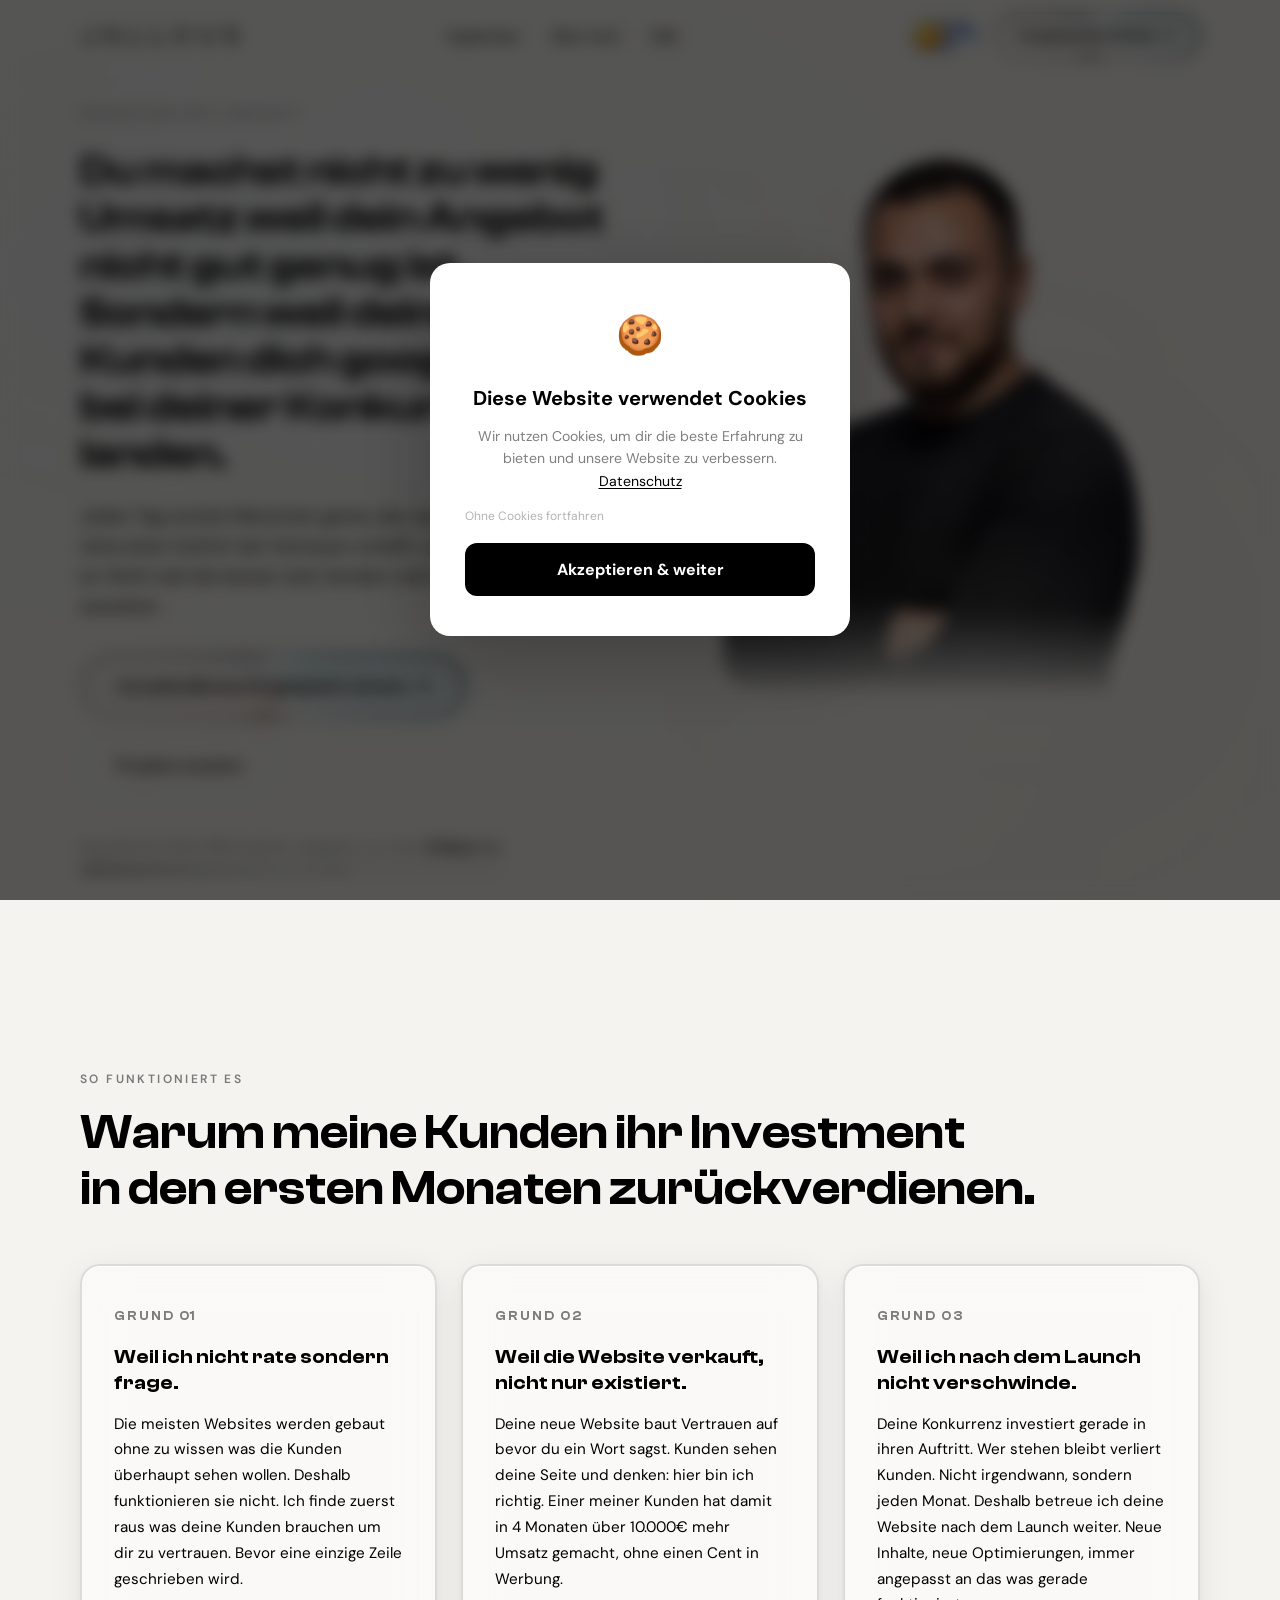
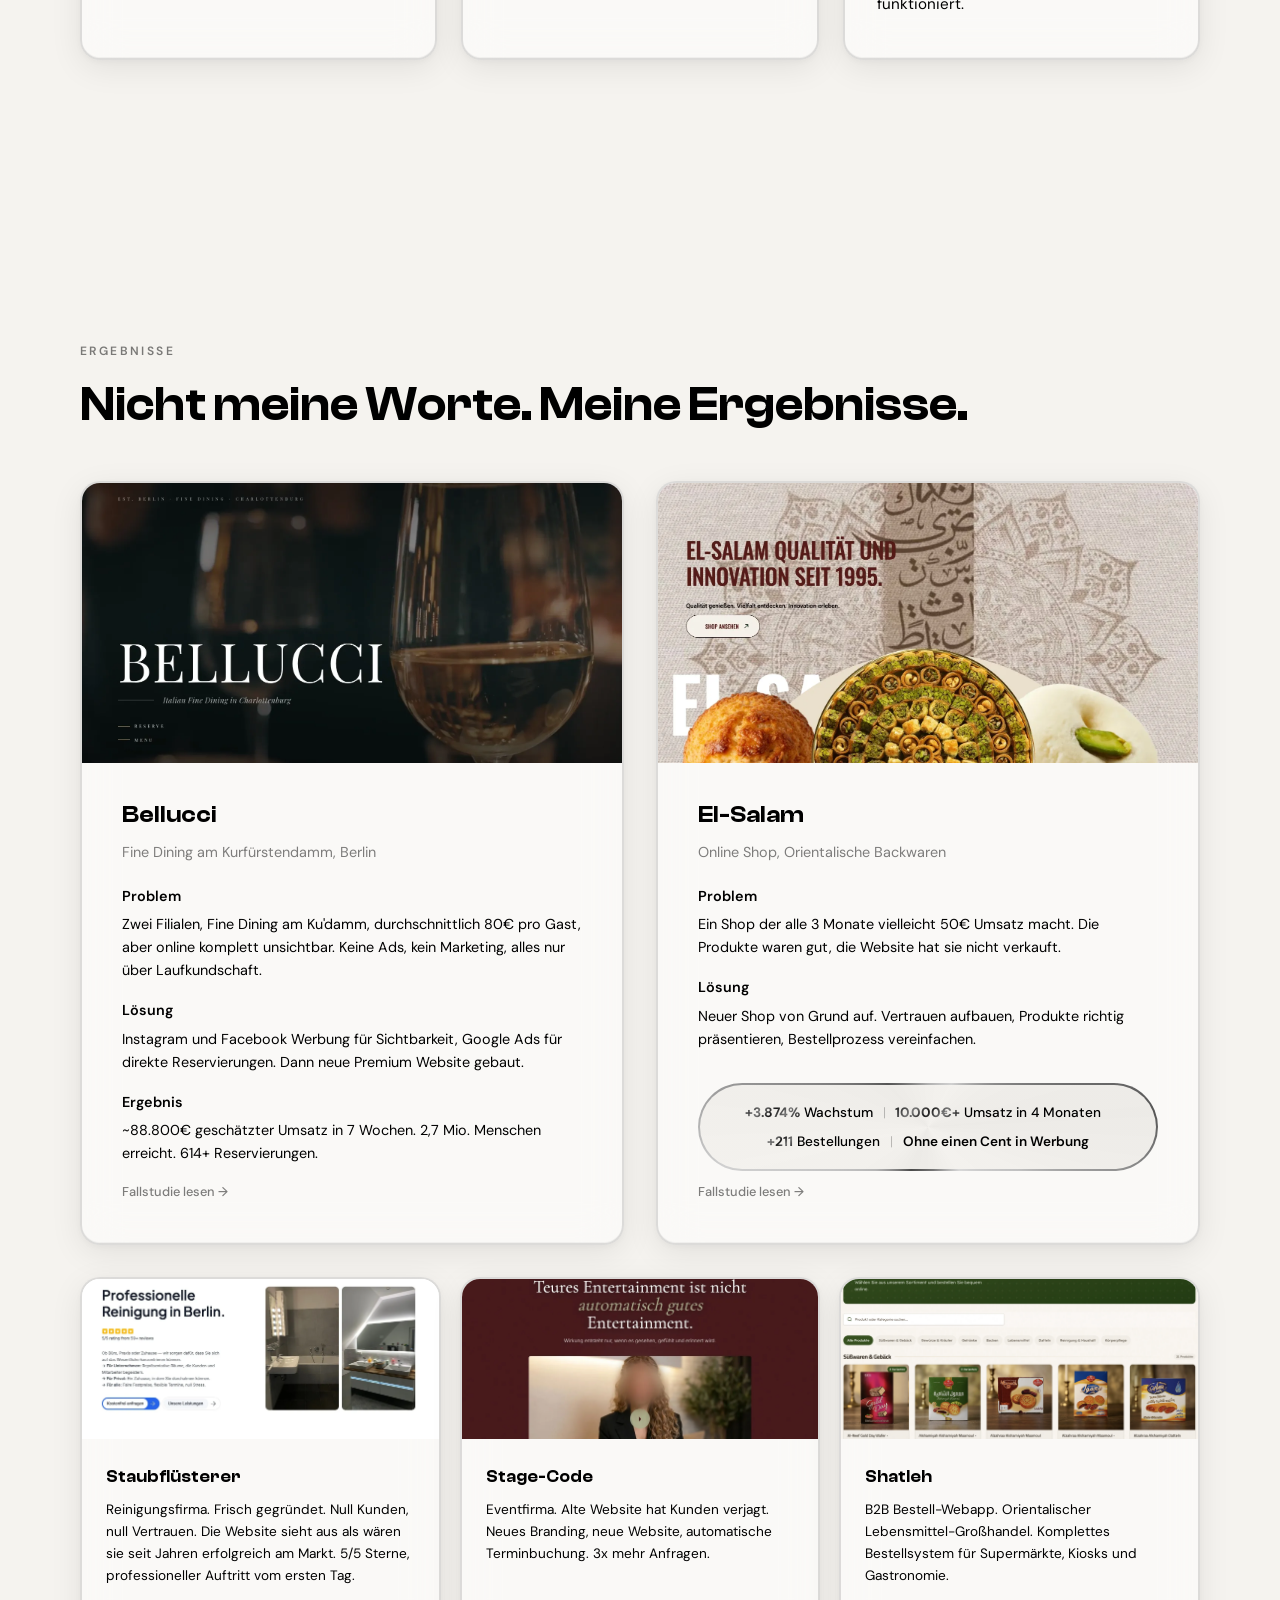
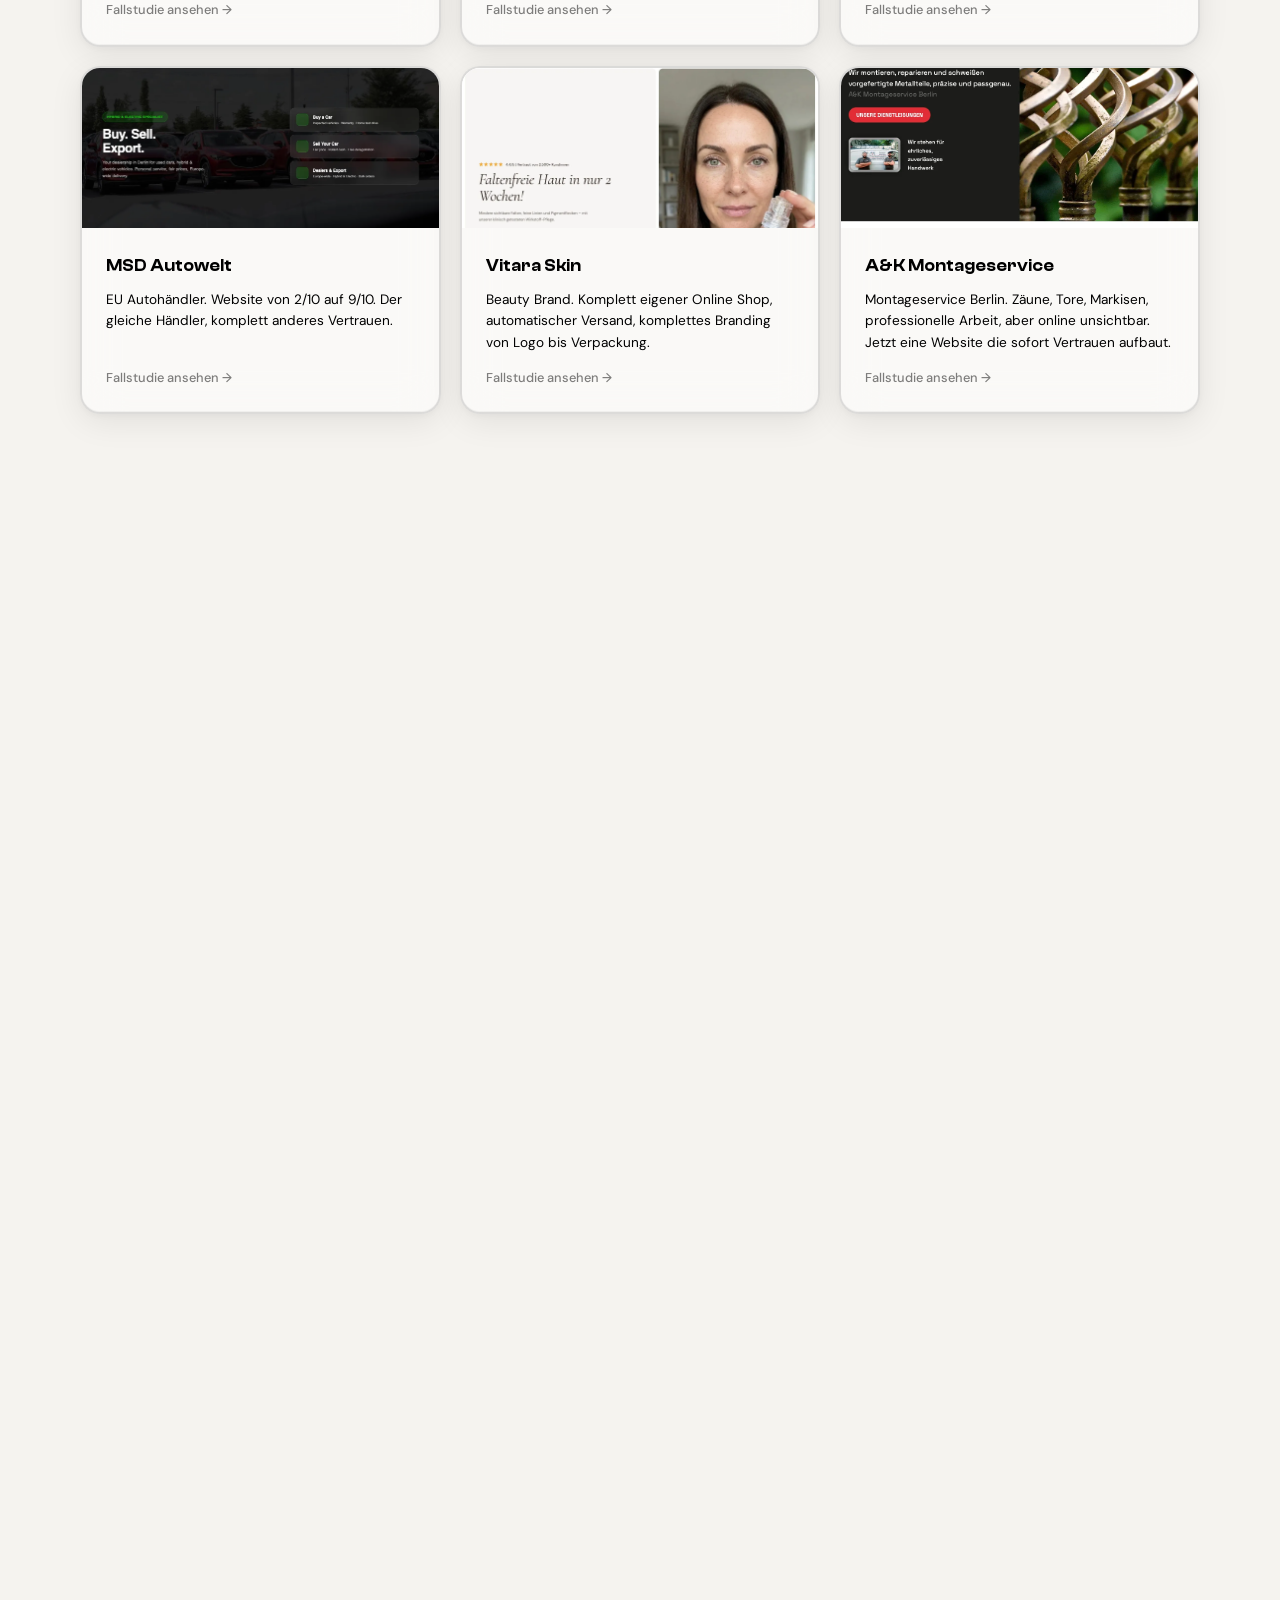
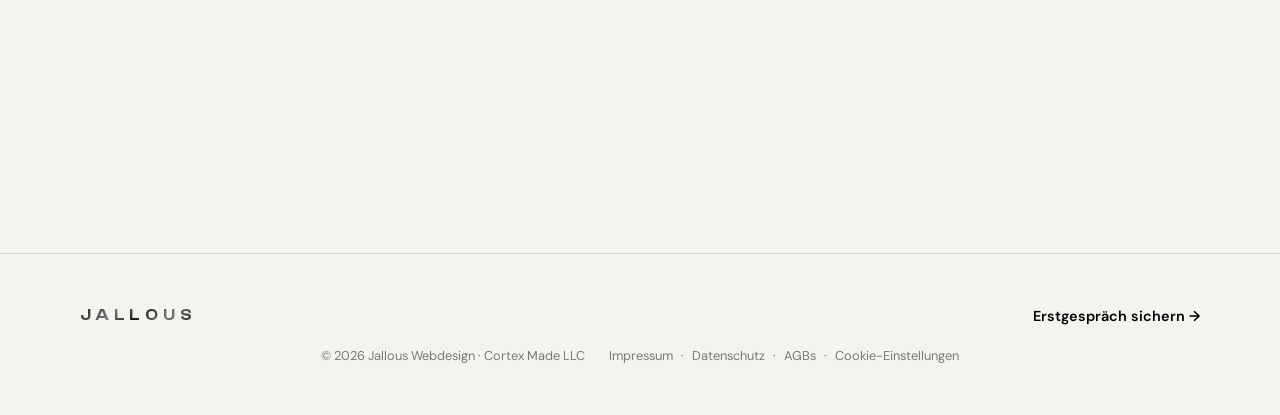
<file: index.html>
<!DOCTYPE html>
<html lang="de" data-theme="light">
<head>
<meta charset="UTF-8">
<meta name="viewport" content="width=device-width, initial-scale=1.0">
<title>Jallous Webdesign | Premium Webdesign das verkauft</title>
<meta name="description" content="Premium Webdesign das Vertrauen aufbaut und verkauft. Keine Templates. Jede Website individuell gebaut damit Kunden dich auswählen und nicht deine Konkurrenz.">
<meta name="keywords" content="Webdesign, Premium Webdesign, Website erstellen lassen, Webdesigner Deutschland, Conversion Optimierung, Online Shop erstellen">
<meta name="author" content="Hassan Jallous, Jallous Webdesign">
<meta name="robots" content="index, follow">
<link rel="canonical" href="https://jallous-webdesign.de/">
<meta property="og:title" content="Jallous Webdesign | Premium Webdesign das verkauft">
<meta property="og:description" content="Premium Webdesign das Vertrauen aufbaut und verkauft. Kunden verdoppeln ihr Investment in den ersten Monaten.">
<meta property="og:type" content="website">
<meta property="og:url" content="https://jallous-webdesign.de">
<meta property="og:locale" content="de_DE">
<meta property="og:image" content="https://jallous-webdesign.de/hassan-hero-light.webp">
<meta property="og:image:width" content="1200">
<meta property="og:image:height" content="630">
<link rel="icon" type="image/png" sizes="64x64" href="logos/favicon-64.png">
<link rel="icon" type="image/png" sizes="32x32" href="logos/favicon-32.png">
<link rel="preconnect" href="https://fonts.googleapis.com">
<link rel="preconnect" href="https://fonts.gstatic.com" crossorigin>
<link href="https://fonts.googleapis.com/css2?family=DM+Sans:ital,opsz,wght@0,9..40,300;0,9..40,400;0,9..40,500;0,9..40,600;0,9..40,700;1,9..40,400&display=swap" rel="stylesheet">
<script type="application/ld+json">
{
  "@context": "https://schema.org",
  "@type": "ProfessionalService",
  "name": "Jallous Webdesign",
  "description": "Premium Webdesign das Vertrauen aufbaut und verkauft.",
  "url": "https://jallous-webdesign.de",
  "founder": { "@type": "Person", "name": "Hassan Jallous" },
  "areaServed": "DE",
  "serviceType": "Web Design",
  "priceRange": "$$"
}
</script>

<link rel="stylesheet" href="css/shared.css">
<link rel="stylesheet" href="css/home.css">
<link rel="stylesheet" href="css/cc.css">
<script defer src="js/cc.js"></script>
<script defer src="js/tracking.js"></script>
</head>

<body>


<!-- ═══════════════════════════════════════════════
     NAVIGATION
     ═══════════════════════════════════════════════ -->
<nav class="nav" id="nav">
  <div class="nav-inner">
    <a href="#" class="nav-logo"><span class="logo-letter">J</span><span class="logo-letter">A</span><span class="logo-letter">L</span><span class="logo-letter">L</span><span class="logo-letter">O</span><span class="logo-letter">U</span><span class="logo-letter">S</span></a>

    <ul class="nav-links" id="navLinks">
      <li><a href="#ergebnisse" onclick="closeMenu()">Ergebnisse</a></li>
      <li><a href="#ueber-mich" onclick="closeMenu()">Über mich</a></li>
      <li><a href="#faq" onclick="closeMenu()">FAQ</a></li>
      <li><a href="#bewerbung" class="nav-cta-mobile" onclick="closeMenu()">Erstgespräch sichern <span class="btn-arrow">→</span></a></li>
    </ul>

    <div class="nav-right">
      <button class="theme-toggle" id="themeToggle" aria-label="Farbschema wechseln">
        <span class="toggle-track"></span>
        <span class="toggle-clouds"></span>
        <span class="toggle-stars"></span>
        <span class="toggle-star-extra"></span>
        <span class="toggle-knob">
          <span class="toggle-crater"></span>
          <span class="toggle-crater"></span>
          <span class="toggle-crater"></span>
        </span>
      </button>
      <a href="#bewerbung" class="nav-cta nav-cta-desktop">Erstgespräch sichern <span class="btn-arrow">→</span></a>
      <button class="nav-hamburger" id="navHamburger" aria-label="Menü öffnen">
        <span></span><span></span><span></span>
      </button>
    </div>
  </div>
</nav>

<!-- ═══════════════════════════════════════════════
     HERO SECTION
     ═══════════════════════════════════════════════ -->
<section class="hero">
  <div class="container">
    <div class="hero-inner">
      <!-- Left: Text -->
      <div class="hero-text">
        <div class="hero-label reveal">WEBDESIGN DAS VERKAUFT</div>

        <div class="hero-trust-mobile reveal">
          <span class="trust-mobile-badge">50+ Projekte umgesetzt</span>
          <span class="trust-mobile-badge">Kunden verdoppeln ihr Investment in den ersten Monaten</span>
        </div>

        <h1 class="hero-headline reveal reveal-delay-1">
          Du machst nicht zu wenig Umsatz
          weil dein Angebot nicht gut genug ist.
          Sondern weil deine Kunden dich googeln und bei deiner Konkurrenz landen.
        </h1>

        <p class="hero-sub reveal reveal-delay-2">
          Jeden Tag suchen Menschen genau das was du anbietest. Aber ohne einen Auftritt der Vertrauen schafft, rufen sie die Konkurrenz an. Nicht weil die besser sind. Sondern weil die online besser aussehen.
        </p>

        <div class="hero-buttons reveal reveal-delay-3">
          <a href="#bewerbung" class="btn-primary">Unverbindliches Erstgespräch sichern <span class="btn-arrow">→</span></a>
          <a href="#ergebnisse" class="btn-secondary">Projekte ansehen</a>
        </div>

      </div>

      <!-- Right: Hassan Portrait -->
      <div class="hero-visual reveal reveal-delay-2">
        <!-- Marquee Background (mobile only) -->
        <div class="hero-marquee">
          <div class="marquee-row marquee-left">
            <div class="marquee-track">
              <img src="projects/projekt-01.webp" alt="" loading="lazy">
              <img src="projects/projekt-02.webp" alt="" loading="lazy">
              <img src="projects/projekt-03.webp" alt="" loading="lazy">
              <img src="projects/projekt-04.webp" alt="" loading="lazy">
              <img src="projects/projekt-05.webp" alt="" loading="lazy">
              <img src="projects/projekt-06.webp" alt="" loading="lazy">
              <img src="projects/projekt-07.webp" alt="" loading="lazy">
              <img src="projects/projekt-08.webp" alt="" loading="lazy">
              <img src="projects/projekt-09.webp" alt="" loading="lazy">
              <img src="projects/projekt-10.webp" alt="" loading="lazy">
              <!-- Duplicate for seamless loop -->
              <img src="projects/projekt-01.webp" alt="" loading="lazy">
              <img src="projects/projekt-02.webp" alt="" loading="lazy">
              <img src="projects/projekt-03.webp" alt="" loading="lazy">
              <img src="projects/projekt-04.webp" alt="" loading="lazy">
              <img src="projects/projekt-05.webp" alt="" loading="lazy">
              <img src="projects/projekt-06.webp" alt="" loading="lazy">
              <img src="projects/projekt-07.webp" alt="" loading="lazy">
              <img src="projects/projekt-08.webp" alt="" loading="lazy">
              <img src="projects/projekt-09.webp" alt="" loading="lazy">
              <img src="projects/projekt-10.webp" alt="" loading="lazy">
            </div>
          </div>
          <div class="marquee-row marquee-right">
            <div class="marquee-track">
              <img src="projects/projekt-04.webp" alt="" loading="lazy">
              <img src="projects/projekt-05.webp" alt="" loading="lazy">
              <img src="projects/projekt-06.webp" alt="" loading="lazy">
              <img src="projects/projekt-07.webp" alt="" loading="lazy">
              <img src="projects/projekt-08.webp" alt="" loading="lazy">
              <img src="projects/projekt-09.webp" alt="" loading="lazy">
              <img src="projects/projekt-10.webp" alt="" loading="lazy">
              <img src="projects/projekt-01.webp" alt="" loading="lazy">
              <img src="projects/projekt-02.webp" alt="" loading="lazy">
              <img src="projects/projekt-03.webp" alt="" loading="lazy">
              <img src="projects/projekt-04.webp" alt="" loading="lazy">
              <img src="projects/projekt-05.webp" alt="" loading="lazy">
              <img src="projects/projekt-06.webp" alt="" loading="lazy">
              <img src="projects/projekt-07.webp" alt="" loading="lazy">
              <img src="projects/projekt-08.webp" alt="" loading="lazy">
              <img src="projects/projekt-09.webp" alt="" loading="lazy">
              <img src="projects/projekt-10.webp" alt="" loading="lazy">
              <img src="projects/projekt-01.webp" alt="" loading="lazy">
              <img src="projects/projekt-02.webp" alt="" loading="lazy">
              <img src="projects/projekt-03.webp" alt="" loading="lazy">
            </div>
          </div>
          <div class="marquee-row marquee-left">
            <div class="marquee-track">
              <img src="projects/projekt-10.webp" alt="" loading="lazy">
              <img src="projects/projekt-09.webp" alt="" loading="lazy">
              <img src="projects/projekt-08.webp" alt="" loading="lazy">
              <img src="projects/projekt-07.webp" alt="" loading="lazy">
              <img src="projects/projekt-06.webp" alt="" loading="lazy">
              <img src="projects/projekt-05.webp" alt="" loading="lazy">
              <img src="projects/projekt-04.webp" alt="" loading="lazy">
              <img src="projects/projekt-03.webp" alt="" loading="lazy">
              <img src="projects/projekt-02.webp" alt="" loading="lazy">
              <img src="projects/projekt-01.webp" alt="" loading="lazy">
              <img src="projects/projekt-10.webp" alt="" loading="lazy">
              <img src="projects/projekt-09.webp" alt="" loading="lazy">
              <img src="projects/projekt-08.webp" alt="" loading="lazy">
              <img src="projects/projekt-07.webp" alt="" loading="lazy">
              <img src="projects/projekt-06.webp" alt="" loading="lazy">
              <img src="projects/projekt-05.webp" alt="" loading="lazy">
              <img src="projects/projekt-04.webp" alt="" loading="lazy">
              <img src="projects/projekt-03.webp" alt="" loading="lazy">
              <img src="projects/projekt-02.webp" alt="" loading="lazy">
              <img src="projects/projekt-01.webp" alt="" loading="lazy">
            </div>
          </div>
        </div>
        <img src="hassan-hero-light.webp" alt="Hassan Jallous – Premium Webdesign" class="hero-portrait hero-portrait-light">
        <img src="hassan-hero.webp" alt="Hassan Jallous – Premium Webdesign" class="hero-portrait hero-portrait-dark">
      </div>
    </div>

    <!-- Full width under grid -->

    <div class="hero-capacity reveal reveal-delay-5">
      <span class="capacity-line1">Kapazität Q2 2026: <strong>7/11</strong> Projekten vergeben, nur noch</span>
      <span class="capacity-line2">
        <span class="capacity-urgent"><strong>4 Plätze</strong> frei</span>
        <span class="capacity-bar capacity-bar-mobile"><span class="capacity-fill"></span></span>
      </span>
      <div class="capacity-bar capacity-bar-desktop">
        <div class="capacity-fill"></div>
      </div>
    </div>
  </div>
</section>

<!-- ═══════════════════════════════════════════════
     SYSTEM SECTION — 3 REASONS
     ═══════════════════════════════════════════════ -->
<section class="system-section" id="system">
  <div class="container">
    <div class="section-label reveal">SO FUNKTIONIERT ES</div>
    <h2 class="section-headline reveal">Warum meine Kunden ihr Investment<br>in den ersten Monaten zurückverdienen.</h2>

    <div class="system-grid">
      <div class="system-card glass reveal reveal-delay-1">
        <div class="card-number">GRUND 01</div>
        <h3>Weil ich nicht rate sondern frage.</h3>
        <p>Die meisten Websites werden gebaut ohne zu wissen was die Kunden überhaupt sehen wollen. Deshalb funktionieren sie nicht. Ich finde zuerst raus was deine Kunden brauchen um dir zu vertrauen. Bevor eine einzige Zeile geschrieben wird.</p>
      </div>

      <div class="system-card glass reveal reveal-delay-2">
        <div class="card-number">GRUND 02</div>
        <h3>Weil die Website verkauft, nicht nur existiert.</h3>
        <p>Deine neue Website baut Vertrauen auf bevor du ein Wort sagst. Kunden sehen deine Seite und denken: hier bin ich richtig. Einer meiner Kunden hat damit in 4 Monaten über 10.000€ mehr Umsatz gemacht, ohne einen Cent in Werbung.</p>
      </div>

      <div class="system-card glass reveal reveal-delay-3">
        <div class="card-number">GRUND 03</div>
        <h3>Weil ich nach dem Launch nicht verschwinde.</h3>
        <p>Deine Konkurrenz investiert gerade in ihren Auftritt. Wer stehen bleibt verliert Kunden. Nicht irgendwann, sondern jeden Monat. Deshalb betreue ich deine Website nach dem Launch weiter. Neue Inhalte, neue Optimierungen, immer angepasst an das was gerade funktioniert.</p>
      </div>
    </div>
  </div>
</section>

<!-- ═══════════════════════════════════════════════
     PORTFOLIO SECTION
     ═══════════════════════════════════════════════ -->
<section class="portfolio-section" id="ergebnisse">
  <div class="container">
    <div class="section-label reveal">ERGEBNISSE</div>
    <h2 class="section-headline reveal">Nicht meine Worte. Meine Ergebnisse.</h2>

    <!-- Featured projects -->
    <div class="portfolio-featured">
      <a href="projekte/bellucci.html" class="featured-card glass reveal reveal-delay-1">
        <div class="featured-image">
          <img src="projects/projekt-01.webp" alt="Bellucci Website" loading="lazy">
        </div>
        <div class="featured-content">
          <h3>Bellucci</h3>
          <div class="featured-subtitle">Fine Dining am Kurfürstendamm, Berlin</div>

          <div class="featured-detail">
            <strong>Problem</strong>
            <p>Zwei Filialen, Fine Dining am Ku'damm, durchschnittlich 80€ pro Gast, aber online komplett unsichtbar. Keine Ads, kein Marketing, alles nur über Laufkundschaft.</p>
          </div>
          <div class="featured-detail">
            <strong>Lösung</strong>
            <p>Instagram und Facebook Werbung für Sichtbarkeit, Google Ads für direkte Reservierungen. Dann neue Premium Website gebaut.</p>
          </div>
          <div class="featured-detail">
            <strong>Ergebnis</strong>
            <p>~88.800€ geschätzter Umsatz in 7 Wochen. 2,7 Mio. Menschen erreicht. 614+ Reservierungen.</p>
          </div>
          <span class="portfolio-link">Fallstudie lesen →</span>
        </div>
      </a>

      <a href="projekte/el-salam.html" class="featured-card glass reveal reveal-delay-2">
        <div class="featured-image">
          <img src="projects/projekt-04.webp" alt="El-Salam Website" loading="lazy">
        </div>
        <div class="featured-content">
          <h3>El-Salam</h3>
          <div class="featured-subtitle">Online Shop, Orientalische Backwaren</div>

          <div class="featured-detail">
            <strong>Problem</strong>
            <p>Ein Shop der alle 3 Monate vielleicht 50€ Umsatz macht. Die Produkte waren gut, die Website hat sie nicht verkauft.</p>
          </div>
          <div class="featured-detail">
            <strong>Lösung</strong>
            <p>Neuer Shop von Grund auf. Vertrauen aufbauen, Produkte richtig präsentieren, Bestellprozess vereinfachen.</p>
          </div>
          <div class="featured-result chrome-oval">
            <span class="result-item"><span class="chrome-text">+3.874%</span> Wachstum</span>
            <span class="result-sep">|</span>
            <span class="result-item"><span class="chrome-text">10.000€+</span> Umsatz in 4 Monaten</span>
            <br class="result-break">
            <span class="result-item"><span class="chrome-text">+211</span> Bestellungen</span>
            <span class="result-sep">|</span>
            <span class="result-item">Ohne einen Cent in Werbung</span>
          </div>
          <span class="portfolio-link">Fallstudie lesen →</span>
        </div>
      </a>
    </div>

    <!-- Smaller cards -->
    <div class="portfolio-grid">
      <a href="projekte/staubfluesterer.html" class="portfolio-card glass reveal">
        <img src="projects/projekt-02.webp" alt="Staubflüsterer Website" loading="lazy">
        <div>
          <h4>Staubflüsterer</h4>
          <p>Reinigungsfirma. Frisch gegründet. Null Kunden, null Vertrauen. Die Website sieht aus als wären sie seit Jahren erfolgreich am Markt. 5/5 Sterne, professioneller Auftritt vom ersten Tag.</p>
          <span class="portfolio-link">Fallstudie ansehen →</span>
        </div>
      </a>

      <a href="projekte/stage-code.html" class="portfolio-card glass reveal reveal-delay-1">
        <img src="projects/projekt-07.webp" alt="Stage-Code Website" loading="lazy">
        <div>
          <h4>Stage-Code</h4>
          <p>Eventfirma. Alte Website hat Kunden verjagt. Neues Branding, neue Website, automatische Terminbuchung. 3x mehr Anfragen.</p>
          <span class="portfolio-link">Fallstudie ansehen →</span>
        </div>
      </a>

      <a href="projekte/shatleh.html" class="portfolio-card glass reveal reveal-delay-2">
        <img src="projects/projekt-08.webp" alt="Shatleh Website" loading="lazy">
        <div>
          <h4>Shatleh</h4>
          <p>B2B Bestell-Webapp. Orientalischer Lebensmittel-Großhandel. Komplettes Bestellsystem für Supermärkte, Kiosks und Gastronomie.</p>
          <span class="portfolio-link">Fallstudie ansehen →</span>
        </div>
      </a>

      <a href="projekte/msd-autowelt.html" class="portfolio-card glass reveal reveal-delay-3">
        <img src="projects/projekt-06.webp" alt="MSD Autowelt Website" loading="lazy">
        <div>
          <h4>MSD Autowelt</h4>
          <p>EU Autohändler. Website von 2/10 auf 9/10. Der gleiche Händler, komplett anderes Vertrauen.</p>
          <span class="portfolio-link">Fallstudie ansehen →</span>
        </div>
      </a>

      <a href="projekte/vitara-skin.html" class="portfolio-card glass reveal reveal-delay-4">
        <img src="projects/projekt-03.webp" alt="Vitara Skin Website" loading="lazy">
        <div>
          <h4>Vitara Skin</h4>
          <p>Beauty Brand. Komplett eigener Online Shop, automatischer Versand, komplettes Branding von Logo bis Verpackung.</p>
          <span class="portfolio-link">Fallstudie ansehen →</span>
        </div>
      </a>

      <a href="projekte/ak-montageservice.html" class="portfolio-card glass reveal reveal-delay-5">
        <img src="projects/projekt-11.webp" alt="A&K Montageservice Website" loading="lazy">
        <div>
          <h4>A&K Montageservice</h4>
          <p>Montageservice Berlin. Zäune, Tore, Markisen, professionelle Arbeit, aber online unsichtbar. Jetzt eine Website die sofort Vertrauen aufbaut.</p>
          <span class="portfolio-link">Fallstudie ansehen →</span>
        </div>
      </a>
    </div>
  </div>
</section>

<!-- ═══════════════════════════════════════════════
     ÜBER MICH SECTION
     ═══════════════════════════════════════════════ -->
<section class="about-section" id="ueber-mich">
  <div class="container">
    <h2 class="section-headline reveal">Guter Auftritt ist kein Luxus.<br>Er entscheidet ob jemand bei dir kauft.</h2>

    <div class="about-layout">
      <div class="about-photo reveal">
        <img src="hassan-about.webp" alt="Hassan Jallous — Gründer von Jallous Webdesign" loading="lazy">
      </div>

      <div class="about-text reveal reveal-delay-1">
        <p>Überall das gleiche Bild: Selbstständige die geile Arbeit machen, aber online sieht es keiner. Oder schlimmer, man sieht es und vertraut dem Laden nicht.</p>

        <p>Das hat mich nicht losgelassen. Also habe ich angefangen Websites zu bauen. Nicht die schönen die nichts bringen. Sondern die wo Monate später der Anruf kommt: „Hassan, seit der neuen Website läuft es."</p>

        <p>Einer meiner Kunden hat damit in 4 Monaten über 10.000€ mehr Umsatz gemacht. Ein Fine Dining Restaurant am Kurfürstendamm hat endlich eine Website die zu seinem Niveau passt. Ein Reinigungsunternehmen sieht vom ersten Tag an aus als wären sie seit Jahren am Markt.</p>

        <p>Dieser Ruf ist alles was ich habe. Deshalb sage ich lieber nein als schlechte Arbeit abzuliefern. Weil ein schlechtes Wort über mich zerstört zehn gute.</p>

        <div class="about-stats">
          <div class="about-stat">50+ Projekte</div>
          <div class="about-stat">7 Branchen</div>
          <div class="about-stat">95% Kundenzufriedenheit</div>
        </div>
      </div>
    </div>
  </div>
</section>

<!-- ═══════════════════════════════════════════════
     FAQ SECTION
     ═══════════════════════════════════════════════ -->
<section class="faq-section" id="faq">
  <div class="container">
    <div class="section-label reveal">FAQ</div>
    <h2 class="section-headline reveal">Häufig gestellte Fragen</h2>

    <div class="faq-list">
      <div class="faq-item reveal">
        <button class="faq-question" aria-expanded="false">
          Was kostet das?
          <span class="faq-icon">+</span>
        </button>
        <div class="faq-answer">
          <div class="faq-answer-inner">Kommt auf dein Projekt an. Im Erstgespräch finden wir raus was du brauchst und du bekommst ein klares Angebot.</div>
        </div>
      </div>

      <div class="faq-item reveal reveal-delay-1">
        <button class="faq-question" aria-expanded="false">
          Wie lange dauert es?
          <span class="faq-icon">+</span>
        </button>
        <div class="faq-answer">
          <div class="faq-answer-inner">Die meisten Projekte sind in 2-4 Wochen fertig. Kommt auf den Umfang an.</div>
        </div>
      </div>

      <div class="faq-item reveal reveal-delay-2">
        <button class="faq-question" aria-expanded="false">
          Bringt mir eine neue Website wirklich mehr Kunden?
          <span class="faq-icon">+</span>
        </button>
        <div class="faq-answer">
          <div class="faq-answer-inner">Einer meiner Kunden hat vorher kaum Umsatz über seine Website gemacht. Nach dem Relaunch: über 10.000€ in 4 Monaten. Eine Website die Vertrauen aufbaut verändert was reinkommt.</div>
        </div>
      </div>

      <div class="faq-item reveal reveal-delay-3">
        <button class="faq-question" aria-expanded="false">
          Muss ich mich nach dem Launch selbst um alles kümmern?
          <span class="faq-icon">+</span>
        </button>
        <div class="faq-answer">
          <div class="faq-answer-inner">Nein. Ich betreue deine Website weiter. Updates, Änderungen, Optimierungen, du musst dich um nichts kümmern.</div>
        </div>
      </div>

      <div class="faq-item reveal reveal-delay-4">
        <button class="faq-question" aria-expanded="false">
          Ich hab gerade nicht das Budget dafür.
          <span class="faq-icon">+</span>
        </button>
        <div class="faq-answer">
          <div class="faq-answer-inner">Dann ist jetzt vielleicht nicht der richtige Zeitpunkt. Aber überleg dir was dich deine jetzige Website jeden Monat kostet an Kunden die du nicht bekommst. Manchmal ist warten teurer als investieren.</div>
        </div>
      </div>
    </div>
  </div>
</section>

<!-- ═══════════════════════════════════════════════
     FINAL CTA SECTION
     ═══════════════════════════════════════════════ -->
<section class="final-cta-section">
  <div class="container">
    <h2 class="section-headline reveal">Jeden Tag ohne eine Website die verkauft<br>ist ein Tag ohne Umsatz.</h2>
    <p class="final-cta-sub reveal reveal-delay-1">Im Erstgespräch schaue ich mir deine Situation an und sage dir ehrlich ob und wie ich dir helfen kann.</p>
    <div class="reveal reveal-delay-2">
      <a href="#bewerbung" class="btn-primary">Erstgespräch sichern <span class="btn-arrow">→</span></a>
    </div>
    <div class="final-capacity reveal reveal-delay-3">
      <span class="capacity-line1">Kapazität Q2 2026: <strong>7/11</strong> Projekten vergeben, nur noch</span>
      <span class="capacity-line2">
        <span class="capacity-urgent"><strong>4 Plätze</strong> frei</span>
        <span class="capacity-bar capacity-bar-mobile"><span class="capacity-fill"></span></span>
      </span>
      <div class="capacity-bar capacity-bar-desktop">
        <div class="capacity-fill"></div>
      </div>
    </div>
  </div>
</section>

<!-- ═══════════════════════════════════════════════
     BEWERBUNGSFORMULAR
     ═══════════════════════════════════════════════ -->
<section class="form-section" id="bewerbung">
  <div class="container">
    <div class="form-wrapper">
      <div class="form-glass glass" id="applicationForm">
        <p class="form-intro">Damit ich einschätzen kann ob und wie ich dir helfen kann, beantworte mir kurz ein paar Fragen.</p>

        <div class="form-steps-indicator" id="stepsIndicator">
          <div class="step-dot active"></div>
          <div class="step-dot"></div>
          <div class="step-dot"></div>
          <div class="step-dot"></div>
          <div class="step-dot"></div>
          <div class="step-dot"></div>
        </div>

        <!-- Step 1: Name -->
        <div class="form-step active" data-step="1">
          <div class="form-step-label">SCHRITT 1 VON 6</div>
          <h3>Wie heißt du?</h3>
          <input type="text" class="form-input" id="formName" placeholder="Vor- und Nachname" autocomplete="name">
          <div class="form-error-msg" id="errorName"></div>
          <div class="form-nav">
            <div></div>
            <button class="form-next" onclick="nextStep(2)">Weiter →</button>
          </div>
        </div>

        <!-- Step 2: Branche -->
        <div class="form-step" data-step="2">
          <div class="form-step-label">SCHRITT 2 VON 6</div>
          <h3>In welcher Branche bist du?</h3>
          <div class="form-options" id="brancheOptions">
            <label class="form-option" onclick="selectOption(this, 'brancheOptions')">
              <input type="radio" name="branche" value="Restaurant/Gastro">Restaurant / Gastro
            </label>
            <label class="form-option" onclick="selectOption(this, 'brancheOptions')">
              <input type="radio" name="branche" value="Handwerk">Handwerk
            </label>
            <label class="form-option" onclick="selectOption(this, 'brancheOptions')">
              <input type="radio" name="branche" value="Dienstleistung">Dienstleistung
            </label>
            <label class="form-option" onclick="selectOption(this, 'brancheOptions')">
              <input type="radio" name="branche" value="E-Commerce/Shop">E-Commerce / Shop
            </label>
            <label class="form-option" onclick="selectOption(this, 'brancheOptions')">
              <input type="radio" name="branche" value="Agentur">Agentur
            </label>
            <label class="form-option" onclick="selectOption(this, 'brancheOptions')">
              <input type="radio" name="branche" value="Sonstiges">Sonstiges
            </label>
          </div>
          <div class="form-error-msg" id="errorBranche"></div>
          <div class="form-nav">
            <button class="form-back" onclick="prevStep(1)">← Zurück</button>
            <button class="form-next" onclick="nextStep(3)">Weiter →</button>
          </div>
        </div>

        <!-- Step 3: Website vorhanden? -->
        <div class="form-step" data-step="3">
          <div class="form-step-label">SCHRITT 3 VON 6</div>
          <h3>Hast du schon eine Website?</h3>
          <div class="form-options" id="websiteOptions">
            <label class="form-option" onclick="selectOption(this, 'websiteOptions'); showWebsiteUrl(true)">
              <input type="radio" name="hasWebsite" value="Ja">Ja
            </label>
            <div class="conditional-field" id="websiteUrlField">
              <input type="text" class="form-input" id="formWebsiteUrl" placeholder="z.B. example.de">
            </div>
            <label class="form-option" onclick="selectOption(this, 'websiteOptions'); showWebsiteUrl(false)">
              <input type="radio" name="hasWebsite" value="Nein">Nein
            </label>
          </div>
          <div class="form-error-msg" id="errorWebsite"></div>
          <div class="form-nav">
            <button class="form-back" onclick="prevStep(2)">← Zurück</button>
            <button class="form-next" onclick="nextStep(4)">Weiter →</button>
          </div>
        </div>

        <!-- Step 4: Problem -->
        <div class="form-step" data-step="4">
          <div class="form-step-label">SCHRITT 4 VON 6</div>
          <h3>Was ist gerade dein größtes Problem mit deinem Online-Auftritt?</h3>
          <textarea class="form-input" id="formProblem" placeholder="Erzähl mir davon..."></textarea>
          <div class="form-error-msg" id="errorProblem"></div>
          <div class="form-nav">
            <button class="form-back" onclick="prevStep(3)">← Zurück</button>
            <button class="form-next" onclick="nextStep(5)">Weiter →</button>
          </div>
        </div>

        <!-- Step 5: Umsatz + Kundengewinnung -->
        <div class="form-step" data-step="5">
          <div class="form-step-label">SCHRITT 5 VON 6</div>
          <h3>Wie viel Umsatz machst du gerade im Monat?</h3>
          <div class="form-options" id="umsatzOptions" style="margin-bottom: 0;">
            <label class="form-option" onclick="selectOption(this, 'umsatzOptions')">
              <input type="radio" name="umsatz" value="Unter 5.000€">Unter 5.000€
            </label>
            <label class="form-option" onclick="selectOption(this, 'umsatzOptions')">
              <input type="radio" name="umsatz" value="5.000-15.000€">5.000 - 15.000€
            </label>
            <label class="form-option" onclick="selectOption(this, 'umsatzOptions')">
              <input type="radio" name="umsatz" value="15.000-50.000€">15.000 - 50.000€
            </label>
            <label class="form-option" onclick="selectOption(this, 'umsatzOptions')">
              <input type="radio" name="umsatz" value="Über 50.000€">Über 50.000€
            </label>
          </div>
          <div class="form-error-msg" id="errorUmsatz"></div>

          <h3 style="margin-top: 1rem;">Wie erreichst du gerade deine Kunden?</h3>
          <div class="form-options" id="kundenOptions">
            <label class="form-option" onclick="selectOption(this, 'kundenOptions')">
              <input type="radio" name="kunden" value="Mund zu Mund">Mund zu Mund
            </label>
            <label class="form-option" onclick="selectOption(this, 'kundenOptions')">
              <input type="radio" name="kunden" value="Social Media">Social Media
            </label>
            <label class="form-option" onclick="selectOption(this, 'kundenOptions')">
              <input type="radio" name="kunden" value="Google">Google
            </label>
            <label class="form-option" onclick="selectOption(this, 'kundenOptions')">
              <input type="radio" name="kunden" value="Werbung">Werbung
            </label>
            <label class="form-option" onclick="selectOption(this, 'kundenOptions')">
              <input type="radio" name="kunden" value="Gar nicht richtig">Gar nicht richtig
            </label>
          </div>
          <div class="form-error-msg" id="errorKunden"></div>
          <div class="form-nav">
            <button class="form-back" onclick="prevStep(4)">← Zurück</button>
            <button class="form-next" onclick="nextStep(6)">Weiter →</button>
          </div>
        </div>

        <!-- Step 6: Kontakt -->
        <div class="form-step" data-step="6">
          <div class="form-step-label">SCHRITT 6 VON 6</div>
          <h3>Wie kann ich dich erreichen?</h3>
          <div class="form-row">
            <div>
              <input type="email" class="form-input" id="formEmail" placeholder="E-Mail Adresse" autocomplete="email">
              <div class="form-error-msg" id="errorEmail"></div>
            </div>
            <div>
              <input type="tel" class="form-input" id="formPhone" placeholder="Telefonnummer" autocomplete="tel">
              <div class="form-error-msg" id="errorPhone"></div>
            </div>
          </div>
          <div class="form-nav">
            <button class="form-back" onclick="prevStep(5)">← Zurück</button>
            <button class="form-next" onclick="submitForm()">Absenden →</button>
          </div>
        </div>

        <!-- Success -->
        <div class="form-success" id="formSuccess">
          <canvas class="confetti-canvas" id="confettiCanvas"></canvas>
          <div class="success-checkmark">
            <svg viewBox="0 0 24 24" fill="none" stroke="currentColor" stroke-width="2.5" stroke-linecap="round" stroke-linejoin="round"><polyline points="4 12 10 18 20 6"></polyline></svg>
          </div>
          <h3>Danke!</h3>
          <p>Ich schaue mir deine Angaben an und melde mich in den nächsten 24-48 Stunden bei dir.</p>
        </div>
      </div>
    </div>
  </div>
</section>

<!-- ═══════════════════════════════════════════════
     FOOTER
     ═══════════════════════════════════════════════ -->
<footer class="footer">
  <div class="container">
    <div class="footer-inner">
      <a href="#" class="footer-logo">JALLOUS</a>
      <a href="#bewerbung" class="footer-cta">Erstgespräch sichern <span class="btn-arrow">→</span></a>
    </div>
    <div class="footer-legal">
      <span class="footer-copy">© 2026 Jallous Webdesign · Cortex Made LLC</span>
      <span class="footer-links"><a href="impressum.html">Impressum</a> · <a href="datenschutz.html">Datenschutz</a> · <a href="agb.html">AGBs</a> · <a href="#" onclick="resetCookieConsent();return false;">Cookie-Einstellungen</a></span>
    </div>
  </div>
</footer>

<!-- ═══════════════════════════════════════════════
     JAVASCRIPT
     ═══════════════════════════════════════════════ -->
<script src="js/shared.js"></script>
<script>
/* ─── FAQ Accordion ─── */
document.querySelectorAll('.faq-question').forEach(function(btn) {
  btn.addEventListener('click', function() {
    var item = this.parentElement;
    var isActive = item.classList.contains('active');

    // Close all
    document.querySelectorAll('.faq-item.active').forEach(function(openItem) {
      openItem.classList.remove('active');
      openItem.querySelector('.faq-question').setAttribute('aria-expanded', 'false');
    });

    // Open clicked if wasn't active
    if (!isActive) {
      item.classList.add('active');
      this.setAttribute('aria-expanded', 'true');
    }
  });
});

/* ─── Bewerbungsformular ─── */
var currentStep = 1;
var totalSteps = 6;

function updateStepIndicator() {
  var dots = document.querySelectorAll('.step-dot');
  dots.forEach(function(dot, i) {
    dot.classList.remove('active', 'completed');
    if (i + 1 === currentStep) {
      dot.classList.add('active');
    } else if (i + 1 < currentStep) {
      dot.classList.add('completed');
    }
  });
}

function showStep(step) {
  document.querySelectorAll('.form-step').forEach(function(s) {
    s.classList.remove('active');
  });
  var target = document.querySelector('[data-step="' + step + '"]');
  if (target) target.classList.add('active');
  currentStep = step;
  updateStepIndicator();
}

/* ─── Validation helpers ─── */
function showError(id, msg, shakeEl) {
  var el = document.getElementById(id);
  el.textContent = msg;
  el.classList.add('visible');
  if (shakeEl) {
    shakeEl.classList.add('shake');
    setTimeout(function() { shakeEl.classList.remove('shake'); }, 400);
  }
}

function clearError(id) {
  var el = document.getElementById(id);
  if (el) { el.textContent = ''; el.classList.remove('visible'); }
}

function clearStepErrors() {
  document.querySelectorAll('.form-error-msg').forEach(function(e) {
    e.textContent = ''; e.classList.remove('visible');
  });
  document.querySelectorAll('.form-input.shake, .form-options.shake').forEach(function(e) {
    e.classList.remove('shake');
  });
}

function validateStep(step) {
  clearStepErrors();
  if (step === 1) {
    /* Name: only letters/spaces/hyphens, min 2 words */
    var name = document.getElementById('formName').value.trim();
    var nameInput = document.getElementById('formName');
    if (!name) {
      showError('errorName', 'Bitte gib deinen Vor- und Nachnamen ein.', nameInput);
      nameInput.focus();
      return false;
    }
    if (!/^[a-zA-ZÀ-ÿ\u00C0-\u024F\s\-']+$/.test(name)) {
      showError('errorName', 'Nur Buchstaben erlaubt — keine Zahlen oder Sonderzeichen.', nameInput);
      nameInput.focus();
      return false;
    }
    var words = name.split(/\s+/).filter(function(w) { return w.length > 0; });
    if (words.length < 2) {
      showError('errorName', 'Bitte gib Vor- und Nachnamen ein.', nameInput);
      nameInput.focus();
      return false;
    }
    return true;
  }

  if (step === 2) {
    var checked = document.querySelector('input[name="branche"]:checked');
    if (!checked) {
      showError('errorBranche', 'Bitte wähle deine Branche.', document.getElementById('brancheOptions'));
      return false;
    }
    return true;
  }

  if (step === 3) {
    var checked = document.querySelector('input[name="hasWebsite"]:checked');
    if (!checked) {
      showError('errorWebsite', 'Bitte wähle eine Option.', document.getElementById('websiteOptions'));
      return false;
    }
    if (checked.value === 'Ja') {
      var url = document.getElementById('formWebsiteUrl').value.trim();
      var urlInput = document.getElementById('formWebsiteUrl');
      if (!url) {
        showError('errorWebsite', 'Bitte gib deine Website-Adresse ein.', urlInput);
        urlInput.focus();
        return false;
      }
      /* Accept plain domains like example.de, full URLs, subdomains */
      if (!/^(https?:\/\/)?[a-zA-Z0-9]([a-zA-Z0-9\-]*[a-zA-Z0-9])?(\.[a-zA-Z]{2,})+/.test(url)) {
        showError('errorWebsite', 'Bitte gib eine gültige Domain ein (z.B. example.de).', urlInput);
        urlInput.focus();
        return false;
      }
    }
    return true;
  }

  if (step === 4) {
    var problem = document.getElementById('formProblem').value.trim();
    var problemInput = document.getElementById('formProblem');
    if (!problem) {
      showError('errorProblem', 'Bitte beschreibe kurz dein Problem.', problemInput);
      problemInput.focus();
      return false;
    }
    return true;
  }

  if (step === 5) {
    var umsatz = document.querySelector('input[name="umsatz"]:checked');
    if (!umsatz) {
      showError('errorUmsatz', 'Bitte wähle deinen Umsatzbereich.', document.getElementById('umsatzOptions'));
      return false;
    }
    var kunden = document.querySelector('input[name="kunden"]:checked');
    if (!kunden) {
      showError('errorKunden', 'Bitte wähle wie du Kunden erreichst.', document.getElementById('kundenOptions'));
      return false;
    }
    return true;
  }

  if (step === 6) {
    var valid = true;
    var email = document.getElementById('formEmail').value.trim();
    var emailInput = document.getElementById('formEmail');
    var phone = document.getElementById('formPhone').value.trim();
    var phoneInput = document.getElementById('formPhone');

    if (!email || !/^[^\s@]+@[^\s@]+\.[^\s@]+$/.test(email)) {
      showError('errorEmail', 'Bitte gib eine gültige E-Mail ein.', emailInput);
      if (valid) emailInput.focus();
      valid = false;
    }
    if (!phone || !/^[\d\s\+\-()]{6,}$/.test(phone)) {
      showError('errorPhone', 'Bitte gib eine gültige Telefonnummer ein.', phoneInput);
      if (valid) phoneInput.focus();
      valid = false;
    }
    return valid;
  }

  return true;
}

function nextStep(step) {
  /* Validate current step (step - 1) before advancing */
  if (!validateStep(step - 1)) return;
  showStep(step);
}

function prevStep(step) {
  clearStepErrors();
  showStep(step);
}

function selectOption(el, groupId) {
  var group = document.getElementById(groupId);
  group.querySelectorAll('.form-option').forEach(function(opt) {
    opt.classList.remove('selected');
  });
  el.classList.add('selected');
  el.querySelector('input').checked = true;
  /* Clear any error on this group when user selects */
  var errorMap = {
    brancheOptions: 'errorBranche',
    websiteOptions: 'errorWebsite',
    umsatzOptions: 'errorUmsatz',
    kundenOptions: 'errorKunden'
  };
  if (errorMap[groupId]) clearError(errorMap[groupId]);
}

function showWebsiteUrl(show) {
  var field = document.getElementById('websiteUrlField');
  if (show) {
    field.classList.add('visible');
  } else {
    field.classList.remove('visible');
  }
}

function submitForm() {
  /* Validate step 6 before submitting */
  if (!validateStep(6)) return;

  // Hide all steps
  document.querySelectorAll('.form-step').forEach(function(s) {
    s.classList.remove('active');
  });
  // Hide indicator and intro
  document.getElementById('stepsIndicator').style.display = 'none';
  document.querySelector('.form-intro').style.display = 'none';
  // Show success
  document.getElementById('formSuccess').classList.add('active');
  document.getElementById('applicationForm').classList.add('success-state');

  // Collect form data (for future integration)
  var formData = {
    name: document.getElementById('formName').value,
    branche: document.querySelector('input[name="branche"]:checked')?.value || '',
    hasWebsite: document.querySelector('input[name="hasWebsite"]:checked')?.value || '',
    websiteUrl: document.getElementById('formWebsiteUrl').value,
    problem: document.getElementById('formProblem').value,
    umsatz: document.querySelector('input[name="umsatz"]:checked')?.value || '',
    kunden: document.querySelector('input[name="kunden"]:checked')?.value || '',
    email: document.getElementById('formEmail').value,
    phone: document.getElementById('formPhone').value
  };

  console.log('Form submitted:', formData);

  // Send form data to backend
  fetch('/api/submit-form.php', {
    method: 'POST',
    headers: { 'Content-Type': 'application/json' },
    body: JSON.stringify(formData)
  }).catch(function(err) {
    console.error('Form submit error:', err);
  });

  /* Launch chrome confetti */
  launchChromeConfetti();
}

/* ─── Chrome Confetti Animation ─── */
function launchChromeConfetti() {
  var canvas = document.getElementById('confettiCanvas');
  var container = document.getElementById('formSuccess');
  if (!canvas || !container) return;

  canvas.width = container.offsetWidth;
  canvas.height = container.offsetHeight;
  var ctx = canvas.getContext('2d');

  /* Chrome color palette */
  var chromeColors = [
    '#d8d8d8', '#b0b0b0', '#888888', '#666666', '#aaaaaa',
    '#c0c0c0', '#e0e0e0', '#555555', '#999999', '#f0f0f0'
  ];

  var particles = [];
  var totalParticles = 60;

  for (var i = 0; i < totalParticles; i++) {
    particles.push({
      x: canvas.width / 2 + (Math.random() - 0.5) * 40,
      y: canvas.height * 0.3,
      vx: (Math.random() - 0.5) * 8,
      vy: -Math.random() * 6 - 2,
      w: Math.random() * 8 + 3,
      h: Math.random() * 6 + 2,
      color: chromeColors[Math.floor(Math.random() * chromeColors.length)],
      rotation: Math.random() * 360,
      rotSpeed: (Math.random() - 0.5) * 12,
      gravity: 0.12 + Math.random() * 0.08,
      opacity: 1,
      fade: 0.003 + Math.random() * 0.005,
      shimmer: Math.random() * Math.PI * 2,
      shimmerSpeed: 0.05 + Math.random() * 0.1
    });
  }

  var animFrame;
  function animate() {
    ctx.clearRect(0, 0, canvas.width, canvas.height);
    var alive = false;

    for (var i = 0; i < particles.length; i++) {
      var p = particles[i];
      if (p.opacity <= 0) continue;
      alive = true;

      p.x += p.vx;
      p.vy += p.gravity;
      p.y += p.vy;
      p.vx *= 0.99;
      p.rotation += p.rotSpeed;
      p.opacity -= p.fade;
      p.shimmer += p.shimmerSpeed;

      /* Chrome shimmer effect — brightness oscillates */
      var shimmerAlpha = 0.5 + Math.sin(p.shimmer) * 0.5;
      ctx.save();
      ctx.translate(p.x, p.y);
      ctx.rotate(p.rotation * Math.PI / 180);
      ctx.globalAlpha = Math.max(0, p.opacity);
      ctx.fillStyle = p.color;
      ctx.fillRect(-p.w / 2, -p.h / 2, p.w, p.h);
      /* Shimmer highlight overlay */
      ctx.globalAlpha = Math.max(0, p.opacity * shimmerAlpha * 0.6);
      ctx.fillStyle = '#ffffff';
      ctx.fillRect(-p.w / 2, -p.h / 2, p.w * 0.5, p.h);
      ctx.restore();
    }

    if (alive) {
      animFrame = requestAnimationFrame(animate);
    } else {
      ctx.clearRect(0, 0, canvas.width, canvas.height);
    }
  }

  animate();
}

/* Clear errors on input typing */
document.getElementById('formName').addEventListener('input', function() { clearError('errorName'); });
document.getElementById('formProblem').addEventListener('input', function() { clearError('errorProblem'); });
document.getElementById('formWebsiteUrl').addEventListener('input', function() { clearError('errorWebsite'); });
document.getElementById('formEmail').addEventListener('input', function() { clearError('errorEmail'); });
document.getElementById('formPhone').addEventListener('input', function() { clearError('errorPhone'); });

/* Focus name input when any #bewerbung link is clicked */
document.querySelectorAll('a[href="#bewerbung"]').forEach(function(link) {
  link.addEventListener('click', function(e) {
    e.preventDefault();

    /* Close mobile menu first if open */
    var nav = document.querySelector('.nav-links');
    if (nav && nav.classList.contains('active')) {
      nav.classList.remove('active');
      document.body.style.overflow = '';
    }

    /* Always reset to step 1 */
    showStep(1);

    var input = document.getElementById('formName');

    /* iOS Safari only honours focus() inside the synchronous click handler.
       We focus FIRST (opens keyboard), then scroll after a short delay
       so the viewport accounts for the keyboard height. */
    input.focus();

    setTimeout(function() {
      input.scrollIntoView({ behavior: 'smooth', block: 'center' });
    }, 350);
  });
});
</script>

</body>
</html>
</file>
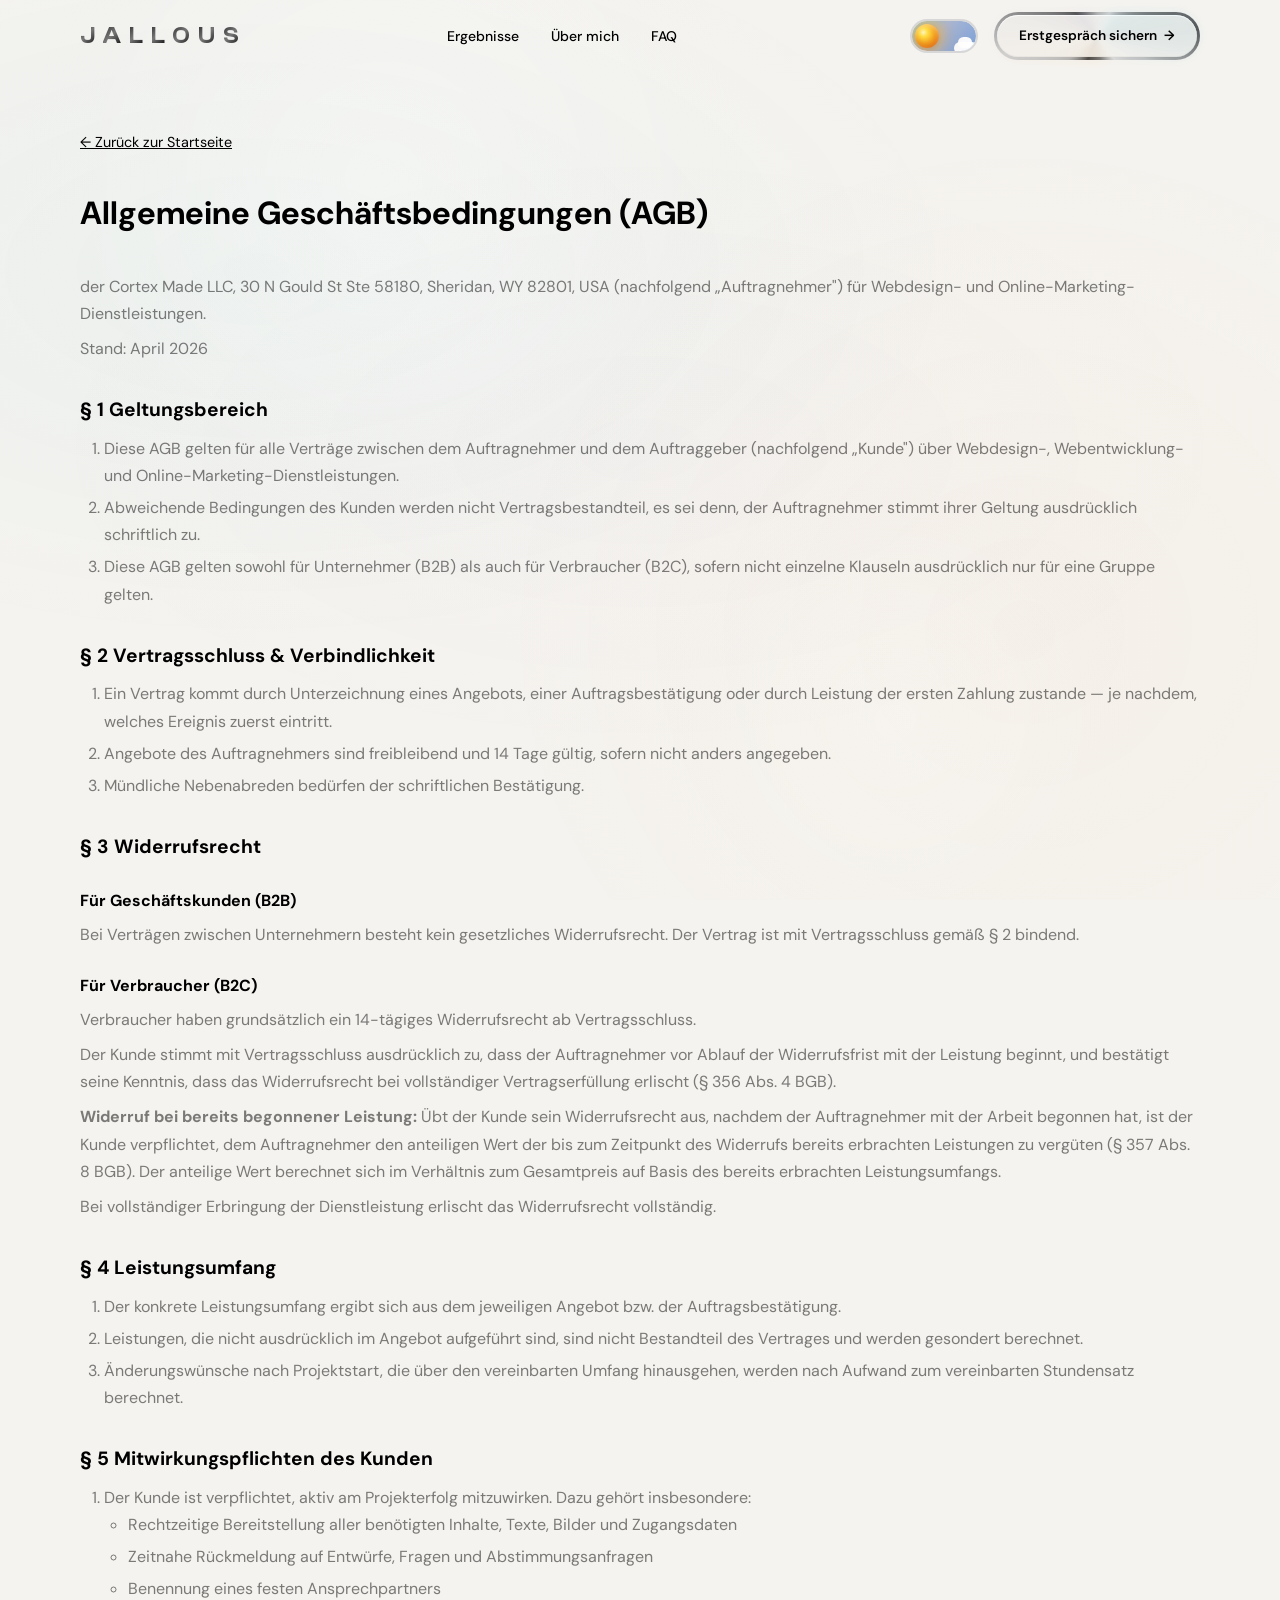
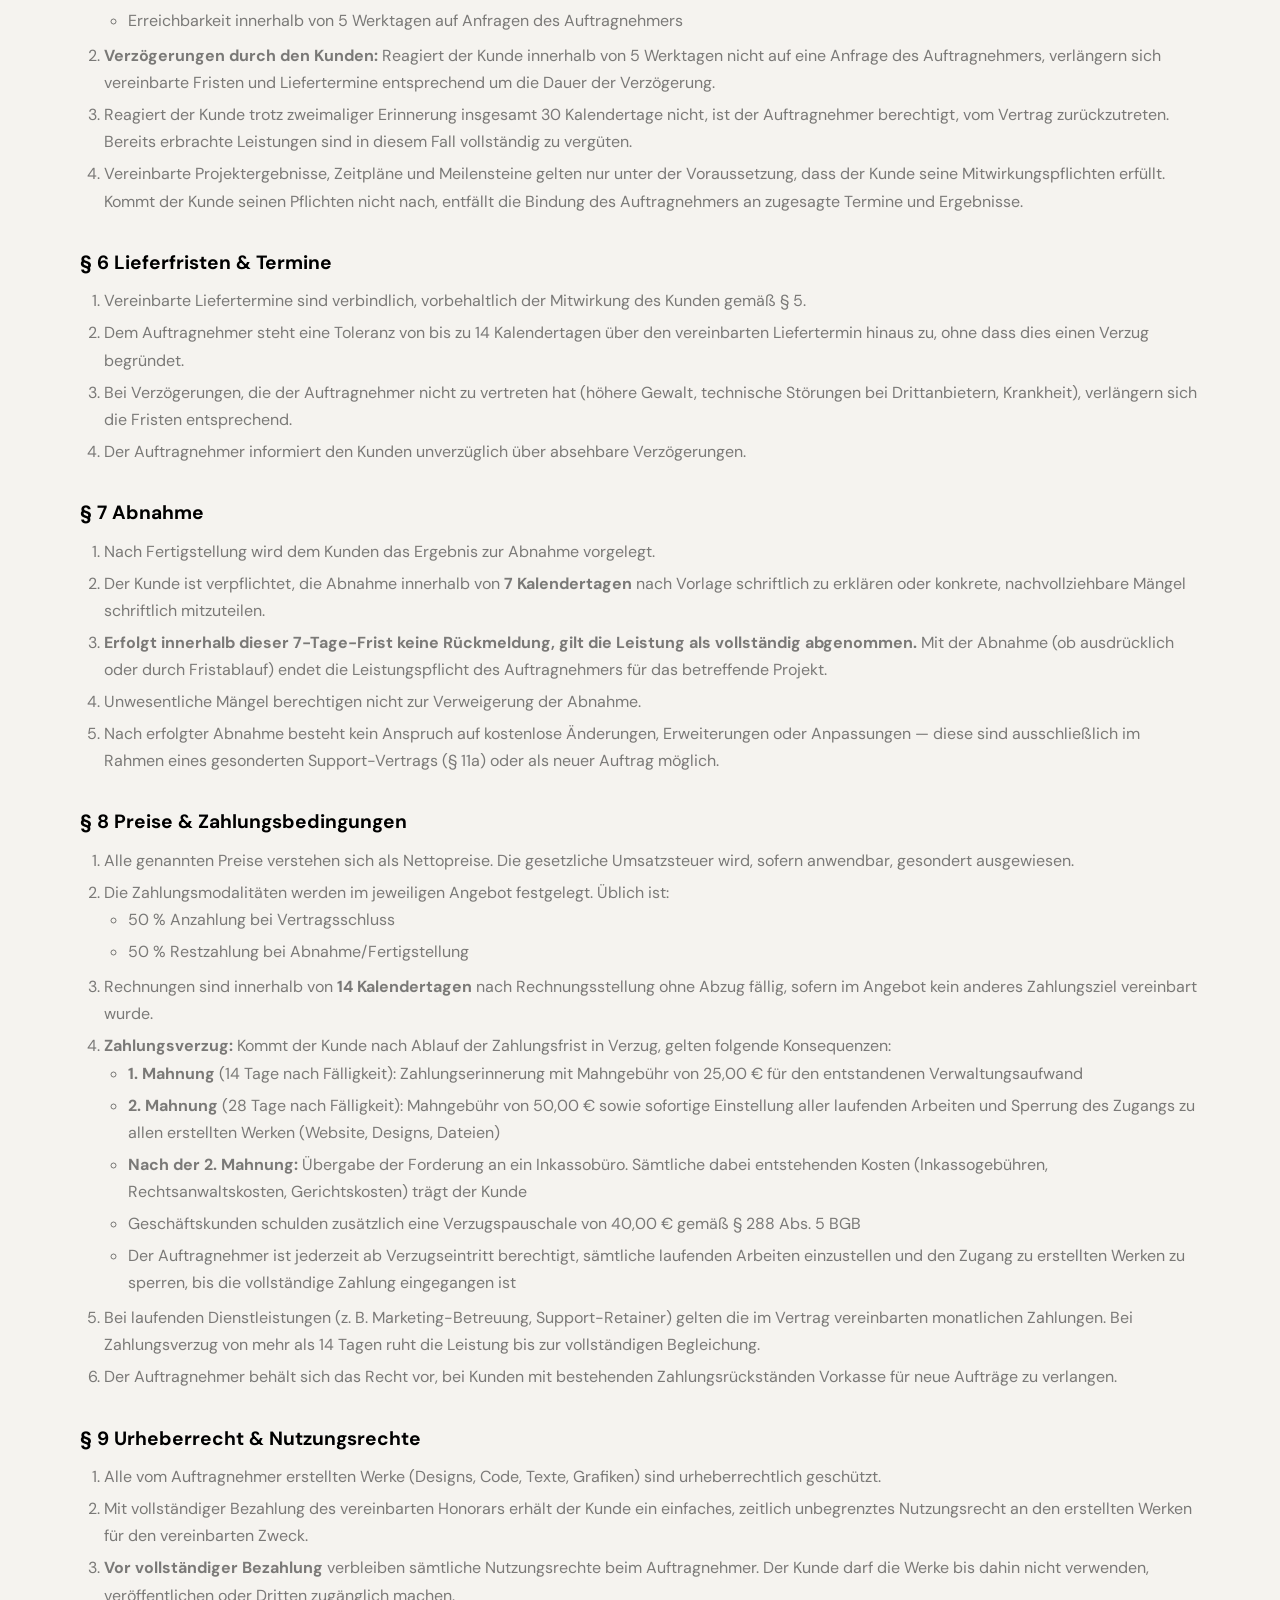
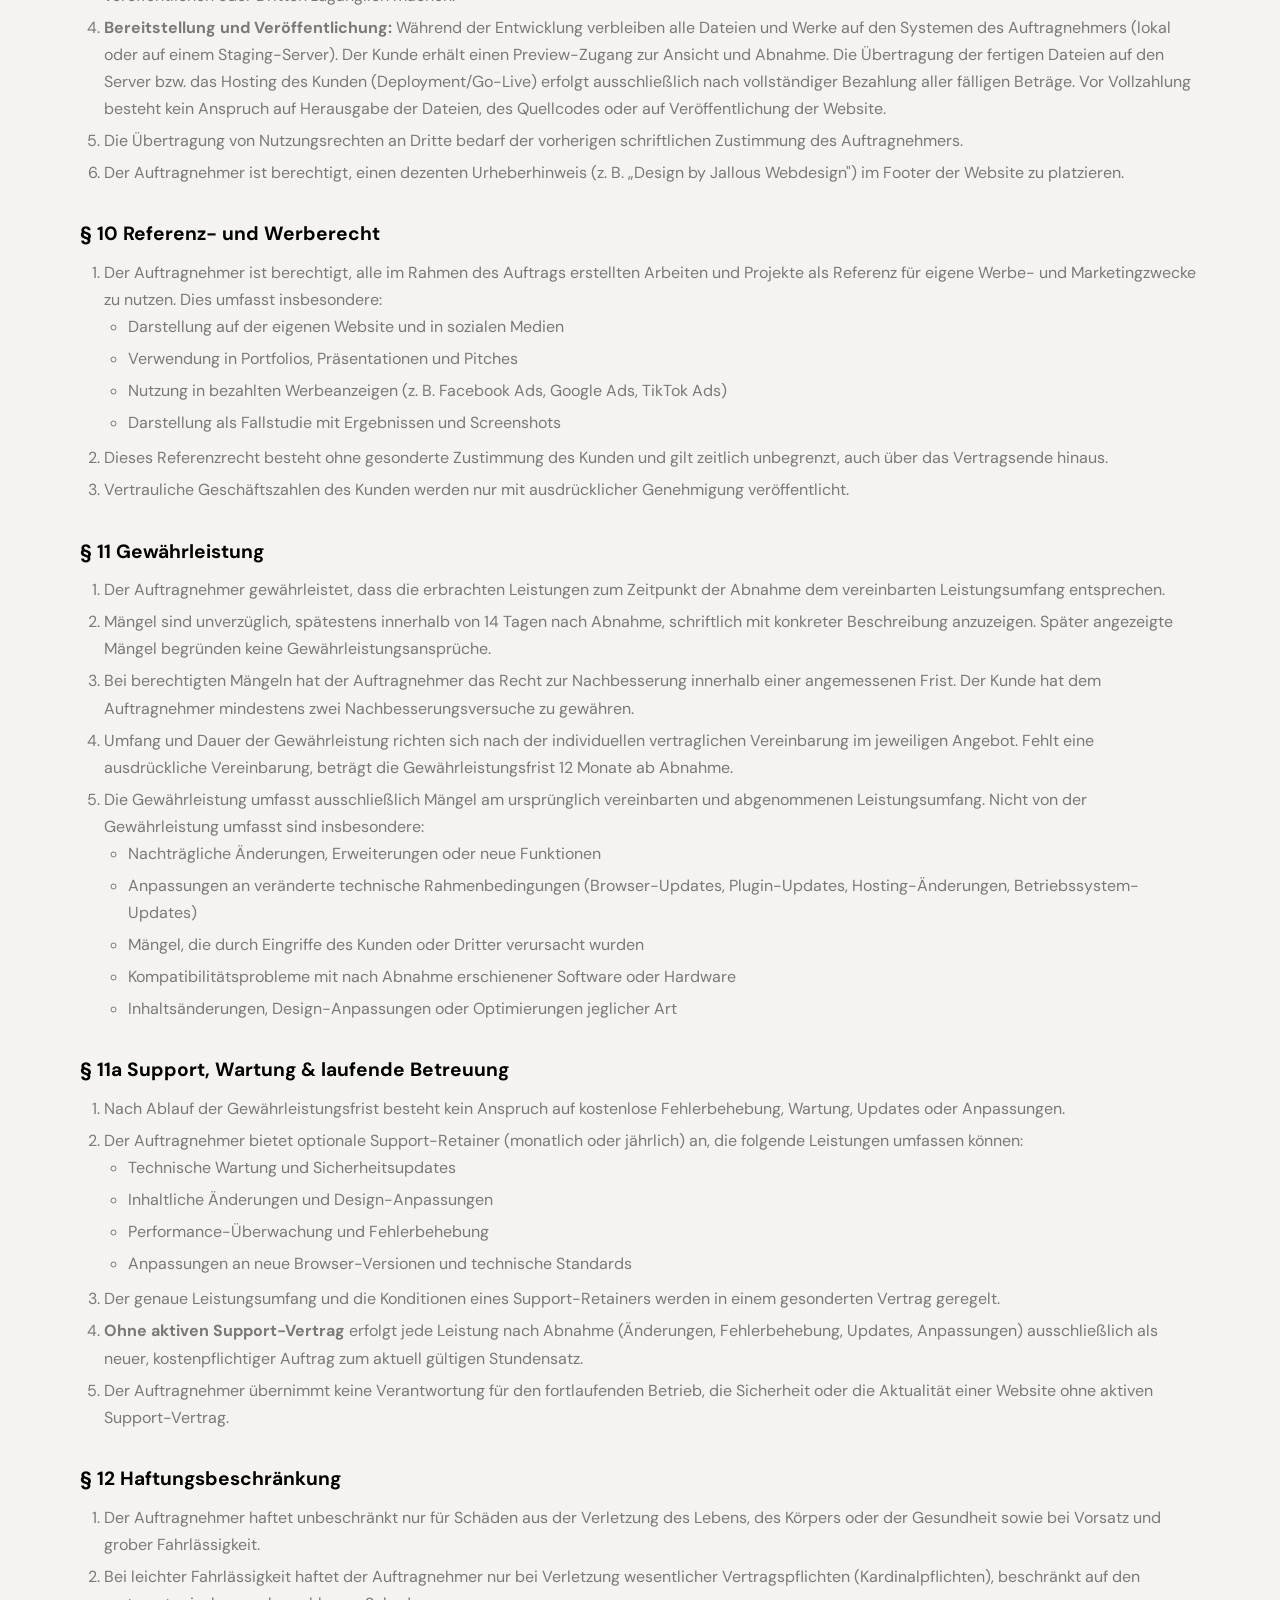
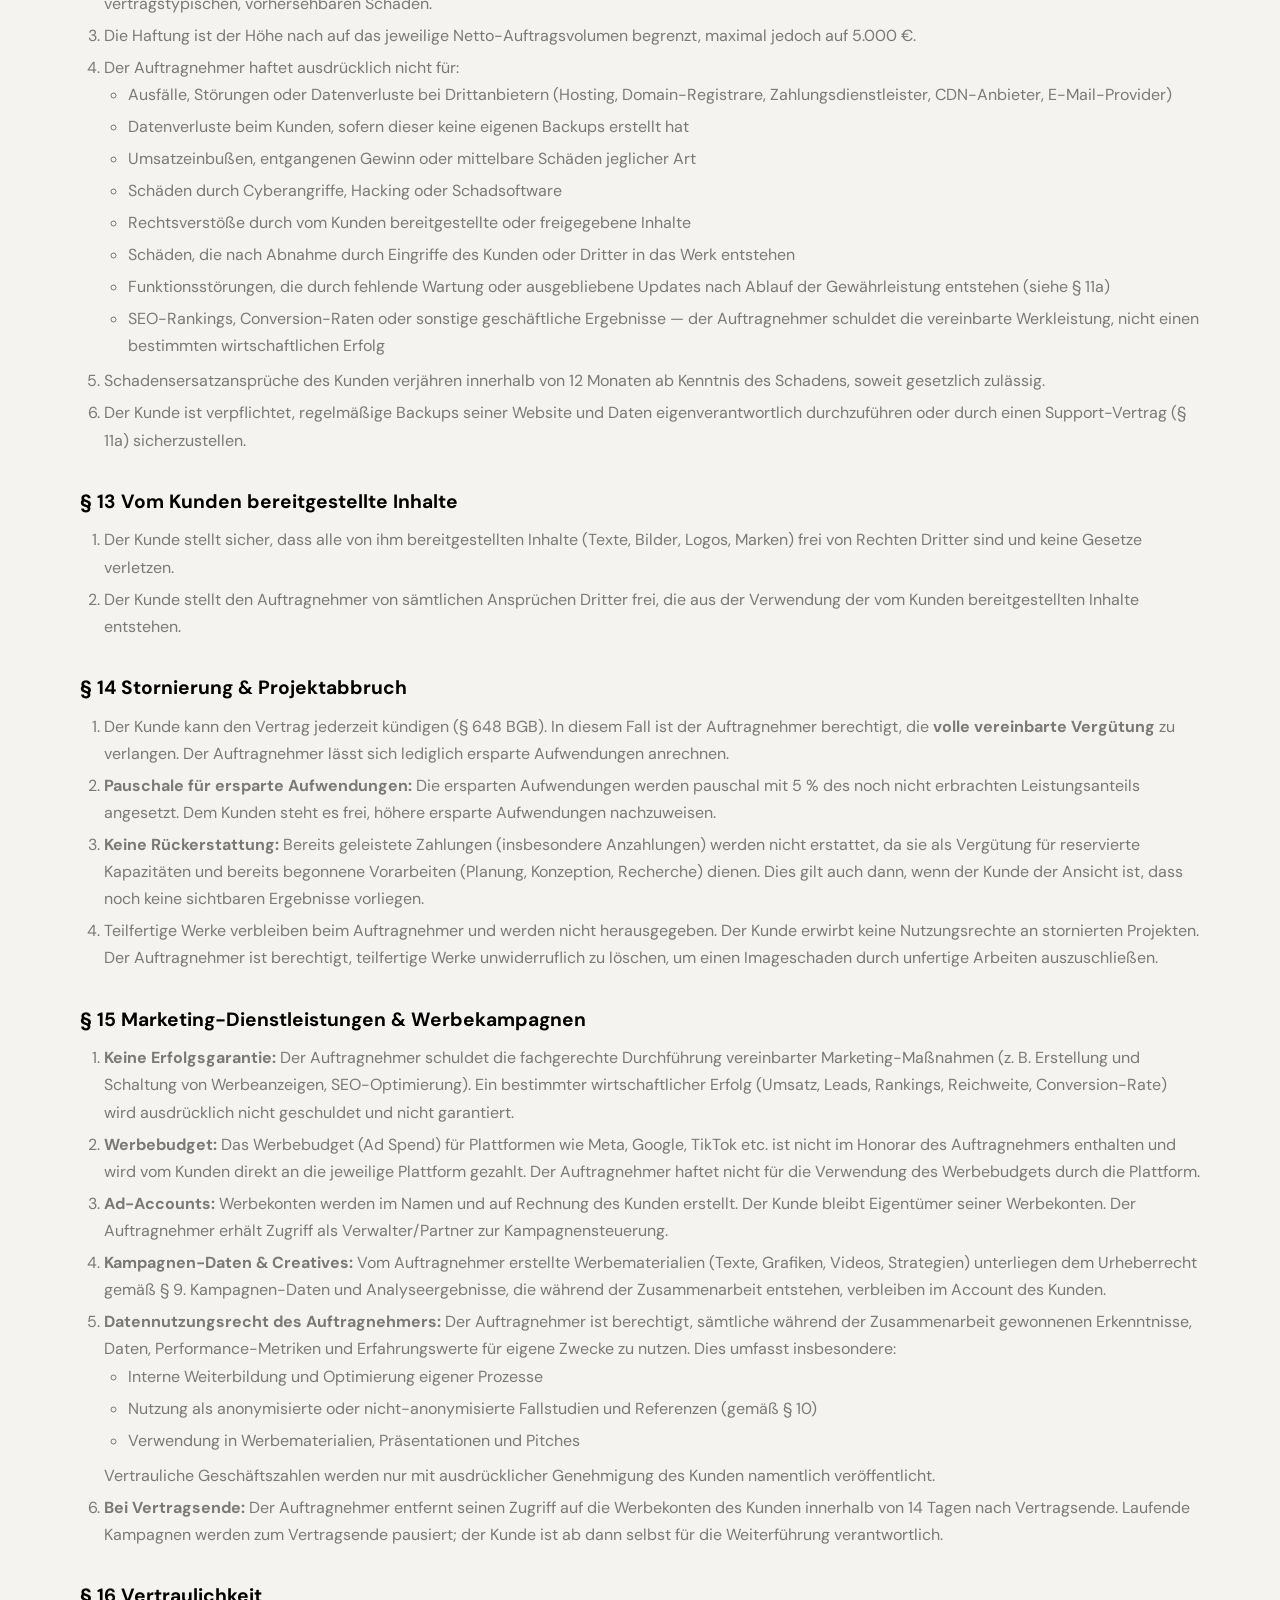
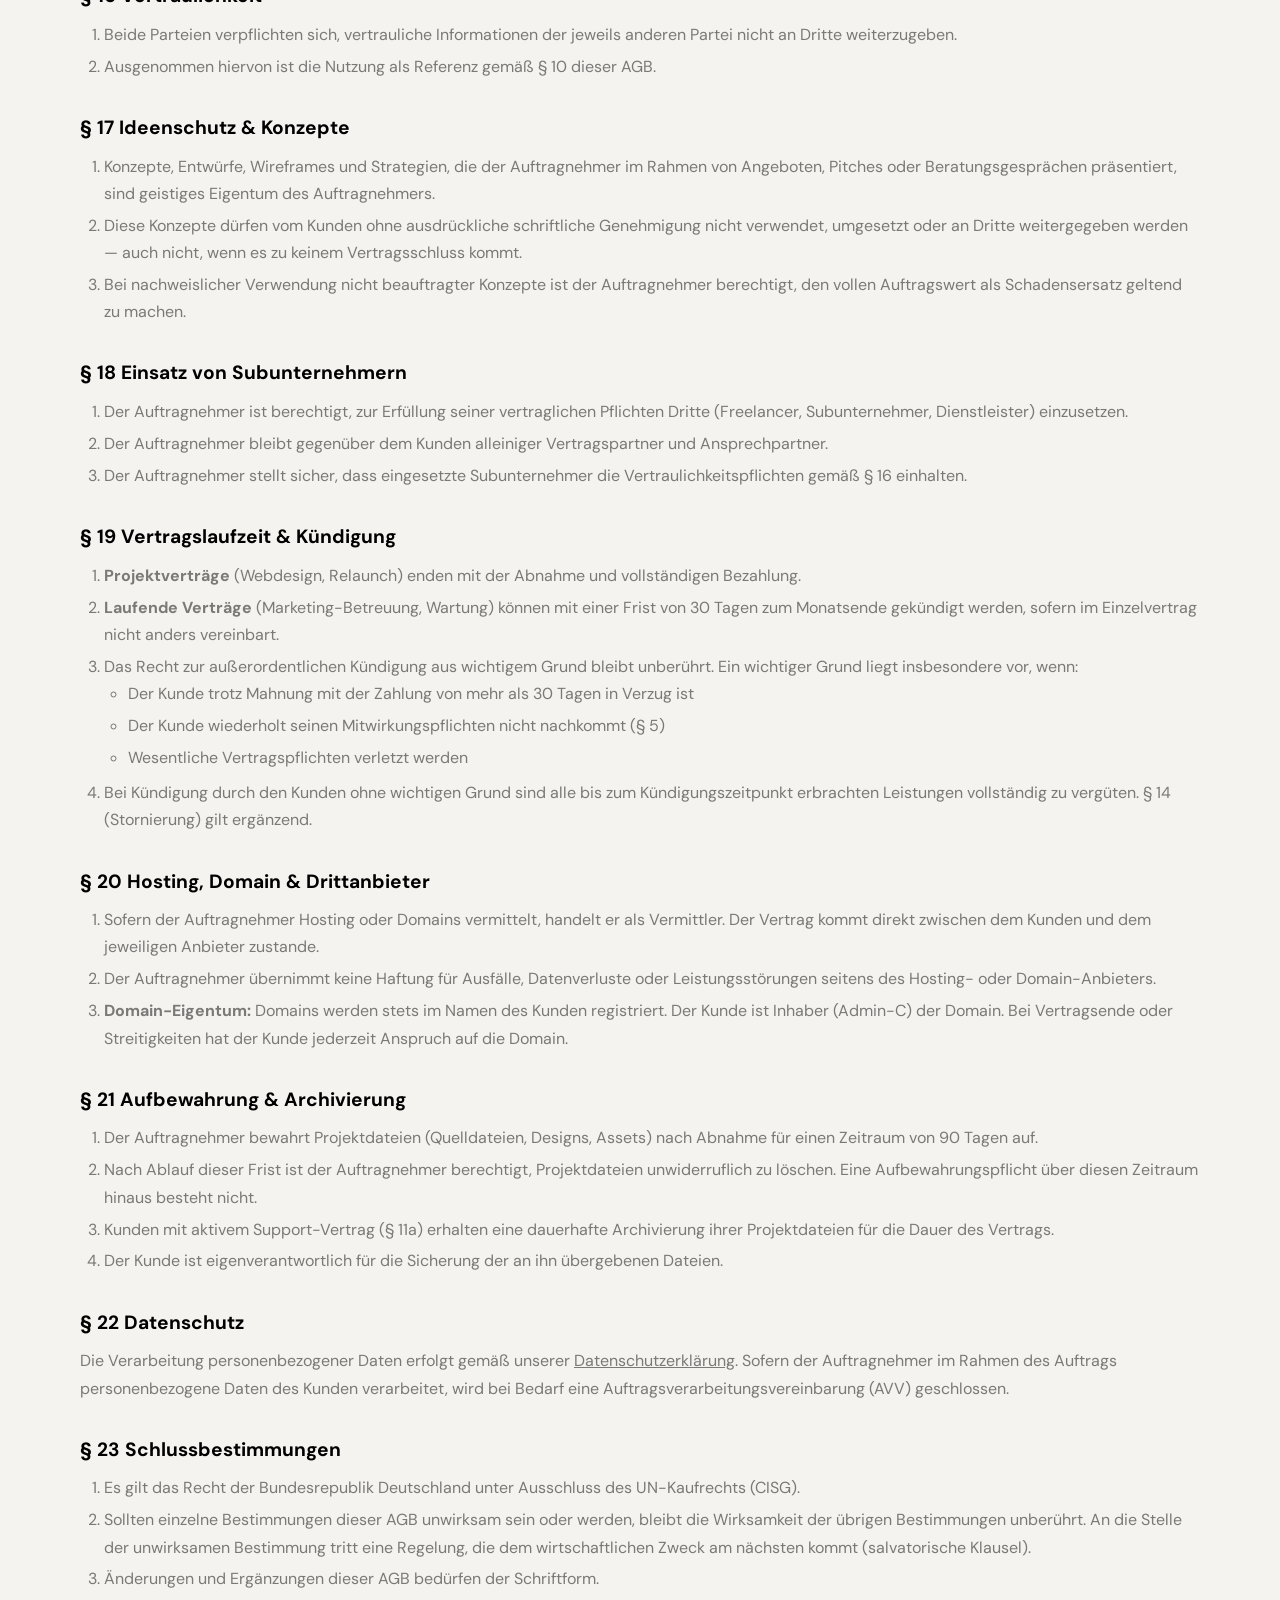
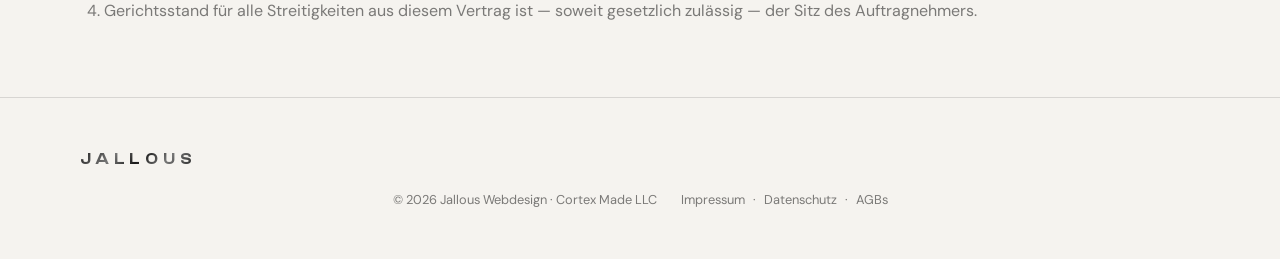
<file: agb.html>
<!DOCTYPE html>
<html lang="de" data-theme="light">
<head>
<meta charset="UTF-8">
<meta name="viewport" content="width=device-width, initial-scale=1.0">
<title>AGB | Jallous Webdesign</title>
<meta name="robots" content="noindex, nofollow">
<link rel="icon" type="image/png" sizes="64x64" href="logos/favicon-64.png">
<link rel="icon" type="image/png" sizes="32x32" href="logos/favicon-32.png">
<link rel="preconnect" href="https://fonts.googleapis.com">
<link rel="preconnect" href="https://fonts.gstatic.com" crossorigin>
<link href="https://fonts.googleapis.com/css2?family=DM+Sans:ital,opsz,wght@0,9..40,300;0,9..40,400;0,9..40,500;0,9..40,600;0,9..40,700;1,9..40,400&display=swap" rel="stylesheet">
<link rel="stylesheet" href="css/shared.css">
<style>
  .legal-page { padding: 8rem 0 4rem; min-height: 60vh; }
  .legal-page h1 { font-size: 2rem; margin-bottom: 2rem; }
  .legal-page h2 { font-size: 1.2rem; margin-top: 2rem; margin-bottom: 0.5rem; }
  .legal-page h3 { font-size: 1rem; margin-top: 1.5rem; margin-bottom: 0.4rem; }
  .legal-page p, .legal-page ul, .legal-page ol { color: var(--text-muted); line-height: 1.7; margin-bottom: 0.5rem; }
  .legal-page ul, .legal-page ol { padding-left: 1.5rem; }
  .legal-page li { margin-bottom: 0.3rem; }
  .legal-page a { color: var(--accent); text-decoration: underline; }
  .legal-back { display: inline-block; margin-bottom: 2rem; color: var(--text-muted); text-decoration: none; font-size: 0.9rem; }
  .legal-back:hover { color: var(--text); }
</style>
<link rel="stylesheet" href="css/cc.css">
<script defer src="js/cc.js"></script>
<script defer src="js/tracking.js"></script>
</head>
<body>


<!-- NAVIGATION -->
<nav class="nav" id="nav">
  <div class="nav-inner">
    <a href="/" class="nav-logo"><span class="logo-letter">J</span><span class="logo-letter">A</span><span class="logo-letter">L</span><span class="logo-letter">L</span><span class="logo-letter">O</span><span class="logo-letter">U</span><span class="logo-letter">S</span></a>
    <ul class="nav-links" id="navLinks">
      <li><a href="/#ergebnisse" onclick="closeMenu()">Ergebnisse</a></li>
      <li><a href="/#ueber-mich" onclick="closeMenu()">Über mich</a></li>
      <li><a href="/#faq" onclick="closeMenu()">FAQ</a></li>
      <li><a href="/#bewerbung" class="nav-cta-mobile" onclick="closeMenu()">Erstgespräch sichern <span class="btn-arrow">→</span></a></li>
    </ul>
    <div class="nav-right">
      <button class="theme-toggle" id="themeToggle" aria-label="Farbschema wechseln">
        <span class="toggle-track"></span>
        <span class="toggle-clouds"></span>
        <span class="toggle-stars"></span>
        <span class="toggle-star-extra"></span>
        <span class="toggle-knob">
          <span class="toggle-crater"></span>
          <span class="toggle-crater"></span>
          <span class="toggle-crater"></span>
        </span>
      </button>
      <a href="/#bewerbung" class="nav-cta nav-cta-desktop">Erstgespräch sichern <span class="btn-arrow">→</span></a>
      <button class="nav-hamburger" id="navHamburger" aria-label="Menü öffnen">
        <span></span><span></span><span></span>
      </button>
    </div>
  </div>
</nav>

<!-- AGB -->
<section class="legal-page">
  <div class="container">
    <a href="/" class="legal-back">← Zurück zur Startseite</a>
    <h1>Allgemeine Geschäftsbedingungen (AGB)</h1>
    <p>der Cortex Made LLC, 30 N Gould St Ste 58180, Sheridan, WY 82801, USA (nachfolgend „Auftragnehmer") für Webdesign- und Online-Marketing-Dienstleistungen.</p>
    <p>Stand: April 2026</p>

    <!-- §1 GELTUNGSBEREICH -->
    <h2>§ 1 Geltungsbereich</h2>
    <ol>
      <li>Diese AGB gelten für alle Verträge zwischen dem Auftragnehmer und dem Auftraggeber (nachfolgend „Kunde") über Webdesign-, Webentwicklung- und Online-Marketing-Dienstleistungen.</li>
      <li>Abweichende Bedingungen des Kunden werden nicht Vertragsbestandteil, es sei denn, der Auftragnehmer stimmt ihrer Geltung ausdrücklich schriftlich zu.</li>
      <li>Diese AGB gelten sowohl für Unternehmer (B2B) als auch für Verbraucher (B2C), sofern nicht einzelne Klauseln ausdrücklich nur für eine Gruppe gelten.</li>
    </ol>

    <!-- §2 VERTRAGSSCHLUSS -->
    <h2>§ 2 Vertragsschluss & Verbindlichkeit</h2>
    <ol>
      <li>Ein Vertrag kommt durch Unterzeichnung eines Angebots, einer Auftragsbestätigung oder durch Leistung der ersten Zahlung zustande — je nachdem, welches Ereignis zuerst eintritt.</li>
      <li>Angebote des Auftragnehmers sind freibleibend und 14 Tage gültig, sofern nicht anders angegeben.</li>
      <li>Mündliche Nebenabreden bedürfen der schriftlichen Bestätigung.</li>
    </ol>

    <!-- §3 WIDERRUFSRECHT -->
    <h2>§ 3 Widerrufsrecht</h2>

    <h3>Für Geschäftskunden (B2B)</h3>
    <p>Bei Verträgen zwischen Unternehmern besteht kein gesetzliches Widerrufsrecht. Der Vertrag ist mit Vertragsschluss gemäß § 2 bindend.</p>

    <h3>Für Verbraucher (B2C)</h3>
    <p>Verbraucher haben grundsätzlich ein 14-tägiges Widerrufsrecht ab Vertragsschluss.</p>
    <p>Der Kunde stimmt mit Vertragsschluss ausdrücklich zu, dass der Auftragnehmer vor Ablauf der Widerrufsfrist mit der Leistung beginnt, und bestätigt seine Kenntnis, dass das Widerrufsrecht bei vollständiger Vertragserfüllung erlischt (§ 356 Abs. 4 BGB).</p>
    <p><strong>Widerruf bei bereits begonnener Leistung:</strong> Übt der Kunde sein Widerrufsrecht aus, nachdem der Auftragnehmer mit der Arbeit begonnen hat, ist der Kunde verpflichtet, dem Auftragnehmer den anteiligen Wert der bis zum Zeitpunkt des Widerrufs bereits erbrachten Leistungen zu vergüten (§ 357 Abs. 8 BGB). Der anteilige Wert berechnet sich im Verhältnis zum Gesamtpreis auf Basis des bereits erbrachten Leistungsumfangs.</p>
    <p>Bei vollständiger Erbringung der Dienstleistung erlischt das Widerrufsrecht vollständig.</p>

    <!-- §4 LEISTUNGSUMFANG -->
    <h2>§ 4 Leistungsumfang</h2>
    <ol>
      <li>Der konkrete Leistungsumfang ergibt sich aus dem jeweiligen Angebot bzw. der Auftragsbestätigung.</li>
      <li>Leistungen, die nicht ausdrücklich im Angebot aufgeführt sind, sind nicht Bestandteil des Vertrages und werden gesondert berechnet.</li>
      <li>Änderungswünsche nach Projektstart, die über den vereinbarten Umfang hinausgehen, werden nach Aufwand zum vereinbarten Stundensatz berechnet.</li>
    </ol>

    <!-- §5 MITWIRKUNGSPFLICHTEN -->
    <h2>§ 5 Mitwirkungspflichten des Kunden</h2>
    <ol>
      <li>Der Kunde ist verpflichtet, aktiv am Projekterfolg mitzuwirken. Dazu gehört insbesondere:
        <ul>
          <li>Rechtzeitige Bereitstellung aller benötigten Inhalte, Texte, Bilder und Zugangsdaten</li>
          <li>Zeitnahe Rückmeldung auf Entwürfe, Fragen und Abstimmungsanfragen</li>
          <li>Benennung eines festen Ansprechpartners</li>
          <li>Erreichbarkeit innerhalb von 5 Werktagen auf Anfragen des Auftragnehmers</li>
        </ul>
      </li>
      <li><strong>Verzögerungen durch den Kunden:</strong> Reagiert der Kunde innerhalb von 5 Werktagen nicht auf eine Anfrage des Auftragnehmers, verlängern sich vereinbarte Fristen und Liefertermine entsprechend um die Dauer der Verzögerung.</li>
      <li>Reagiert der Kunde trotz zweimaliger Erinnerung insgesamt 30 Kalendertage nicht, ist der Auftragnehmer berechtigt, vom Vertrag zurückzutreten. Bereits erbrachte Leistungen sind in diesem Fall vollständig zu vergüten.</li>
      <li>Vereinbarte Projektergebnisse, Zeitpläne und Meilensteine gelten nur unter der Voraussetzung, dass der Kunde seine Mitwirkungspflichten erfüllt. Kommt der Kunde seinen Pflichten nicht nach, entfällt die Bindung des Auftragnehmers an zugesagte Termine und Ergebnisse.</li>
    </ol>

    <!-- §6 LIEFERFRISTEN -->
    <h2>§ 6 Lieferfristen & Termine</h2>
    <ol>
      <li>Vereinbarte Liefertermine sind verbindlich, vorbehaltlich der Mitwirkung des Kunden gemäß § 5.</li>
      <li>Dem Auftragnehmer steht eine Toleranz von bis zu 14 Kalendertagen über den vereinbarten Liefertermin hinaus zu, ohne dass dies einen Verzug begründet.</li>
      <li>Bei Verzögerungen, die der Auftragnehmer nicht zu vertreten hat (höhere Gewalt, technische Störungen bei Drittanbietern, Krankheit), verlängern sich die Fristen entsprechend.</li>
      <li>Der Auftragnehmer informiert den Kunden unverzüglich über absehbare Verzögerungen.</li>
    </ol>

    <!-- §7 ABNAHME -->
    <h2>§ 7 Abnahme</h2>
    <ol>
      <li>Nach Fertigstellung wird dem Kunden das Ergebnis zur Abnahme vorgelegt.</li>
      <li>Der Kunde ist verpflichtet, die Abnahme innerhalb von <strong>7 Kalendertagen</strong> nach Vorlage schriftlich zu erklären oder konkrete, nachvollziehbare Mängel schriftlich mitzuteilen.</li>
      <li><strong>Erfolgt innerhalb dieser 7-Tage-Frist keine Rückmeldung, gilt die Leistung als vollständig abgenommen.</strong> Mit der Abnahme (ob ausdrücklich oder durch Fristablauf) endet die Leistungspflicht des Auftragnehmers für das betreffende Projekt.</li>
      <li>Unwesentliche Mängel berechtigen nicht zur Verweigerung der Abnahme.</li>
      <li>Nach erfolgter Abnahme besteht kein Anspruch auf kostenlose Änderungen, Erweiterungen oder Anpassungen — diese sind ausschließlich im Rahmen eines gesonderten Support-Vertrags (§ 11a) oder als neuer Auftrag möglich.</li>
    </ol>

    <!-- §8 PREISE & ZAHLUNG -->
    <h2>§ 8 Preise & Zahlungsbedingungen</h2>
    <ol>
      <li>Alle genannten Preise verstehen sich als Nettopreise. Die gesetzliche Umsatzsteuer wird, sofern anwendbar, gesondert ausgewiesen.</li>
      <li>Die Zahlungsmodalitäten werden im jeweiligen Angebot festgelegt. Üblich ist:
        <ul>
          <li>50 % Anzahlung bei Vertragsschluss</li>
          <li>50 % Restzahlung bei Abnahme/Fertigstellung</li>
        </ul>
      </li>
      <li>Rechnungen sind innerhalb von <strong>14 Kalendertagen</strong> nach Rechnungsstellung ohne Abzug fällig, sofern im Angebot kein anderes Zahlungsziel vereinbart wurde.</li>
      <li><strong>Zahlungsverzug:</strong> Kommt der Kunde nach Ablauf der Zahlungsfrist in Verzug, gelten folgende Konsequenzen:
        <ul>
          <li><strong>1. Mahnung</strong> (14 Tage nach Fälligkeit): Zahlungserinnerung mit Mahngebühr von 25,00 € für den entstandenen Verwaltungsaufwand</li>
          <li><strong>2. Mahnung</strong> (28 Tage nach Fälligkeit): Mahngebühr von 50,00 € sowie sofortige Einstellung aller laufenden Arbeiten und Sperrung des Zugangs zu allen erstellten Werken (Website, Designs, Dateien)</li>
          <li><strong>Nach der 2. Mahnung:</strong> Übergabe der Forderung an ein Inkassobüro. Sämtliche dabei entstehenden Kosten (Inkassogebühren, Rechtsanwaltskosten, Gerichtskosten) trägt der Kunde</li>
          <li>Geschäftskunden schulden zusätzlich eine Verzugspauschale von 40,00 € gemäß § 288 Abs. 5 BGB</li>
          <li>Der Auftragnehmer ist jederzeit ab Verzugseintritt berechtigt, sämtliche laufenden Arbeiten einzustellen und den Zugang zu erstellten Werken zu sperren, bis die vollständige Zahlung eingegangen ist</li>
        </ul>
      </li>
      <li>Bei laufenden Dienstleistungen (z. B. Marketing-Betreuung, Support-Retainer) gelten die im Vertrag vereinbarten monatlichen Zahlungen. Bei Zahlungsverzug von mehr als 14 Tagen ruht die Leistung bis zur vollständigen Begleichung.</li>
      <li>Der Auftragnehmer behält sich das Recht vor, bei Kunden mit bestehenden Zahlungsrückständen Vorkasse für neue Aufträge zu verlangen.</li>
    </ol>

    <!-- §9 URHEBERRECHT & NUTZUNGSRECHTE -->
    <h2>§ 9 Urheberrecht & Nutzungsrechte</h2>
    <ol>
      <li>Alle vom Auftragnehmer erstellten Werke (Designs, Code, Texte, Grafiken) sind urheberrechtlich geschützt.</li>
      <li>Mit vollständiger Bezahlung des vereinbarten Honorars erhält der Kunde ein einfaches, zeitlich unbegrenztes Nutzungsrecht an den erstellten Werken für den vereinbarten Zweck.</li>
      <li><strong>Vor vollständiger Bezahlung</strong> verbleiben sämtliche Nutzungsrechte beim Auftragnehmer. Der Kunde darf die Werke bis dahin nicht verwenden, veröffentlichen oder Dritten zugänglich machen.</li>
      <li><strong>Bereitstellung und Veröffentlichung:</strong> Während der Entwicklung verbleiben alle Dateien und Werke auf den Systemen des Auftragnehmers (lokal oder auf einem Staging-Server). Der Kunde erhält einen Preview-Zugang zur Ansicht und Abnahme. Die Übertragung der fertigen Dateien auf den Server bzw. das Hosting des Kunden (Deployment/Go-Live) erfolgt ausschließlich nach vollständiger Bezahlung aller fälligen Beträge. Vor Vollzahlung besteht kein Anspruch auf Herausgabe der Dateien, des Quellcodes oder auf Veröffentlichung der Website.</li>
      <li>Die Übertragung von Nutzungsrechten an Dritte bedarf der vorherigen schriftlichen Zustimmung des Auftragnehmers.</li>
      <li>Der Auftragnehmer ist berechtigt, einen dezenten Urheberhinweis (z. B. „Design by Jallous Webdesign") im Footer der Website zu platzieren.</li>
    </ol>

    <!-- §10 REFERENZRECHT -->
    <h2>§ 10 Referenz- und Werberecht</h2>
    <ol>
      <li>Der Auftragnehmer ist berechtigt, alle im Rahmen des Auftrags erstellten Arbeiten und Projekte als Referenz für eigene Werbe- und Marketingzwecke zu nutzen. Dies umfasst insbesondere:
        <ul>
          <li>Darstellung auf der eigenen Website und in sozialen Medien</li>
          <li>Verwendung in Portfolios, Präsentationen und Pitches</li>
          <li>Nutzung in bezahlten Werbeanzeigen (z. B. Facebook Ads, Google Ads, TikTok Ads)</li>
          <li>Darstellung als Fallstudie mit Ergebnissen und Screenshots</li>
        </ul>
      </li>
      <li>Dieses Referenzrecht besteht ohne gesonderte Zustimmung des Kunden und gilt zeitlich unbegrenzt, auch über das Vertragsende hinaus.</li>
      <li>Vertrauliche Geschäftszahlen des Kunden werden nur mit ausdrücklicher Genehmigung veröffentlicht.</li>
    </ol>

    <!-- §11 GEWÄHRLEISTUNG -->
    <h2>§ 11 Gewährleistung</h2>
    <ol>
      <li>Der Auftragnehmer gewährleistet, dass die erbrachten Leistungen zum Zeitpunkt der Abnahme dem vereinbarten Leistungsumfang entsprechen.</li>
      <li>Mängel sind unverzüglich, spätestens innerhalb von 14 Tagen nach Abnahme, schriftlich mit konkreter Beschreibung anzuzeigen. Später angezeigte Mängel begründen keine Gewährleistungsansprüche.</li>
      <li>Bei berechtigten Mängeln hat der Auftragnehmer das Recht zur Nachbesserung innerhalb einer angemessenen Frist. Der Kunde hat dem Auftragnehmer mindestens zwei Nachbesserungsversuche zu gewähren.</li>
      <li>Umfang und Dauer der Gewährleistung richten sich nach der individuellen vertraglichen Vereinbarung im jeweiligen Angebot. Fehlt eine ausdrückliche Vereinbarung, beträgt die Gewährleistungsfrist 12 Monate ab Abnahme.</li>
      <li>Die Gewährleistung umfasst ausschließlich Mängel am ursprünglich vereinbarten und abgenommenen Leistungsumfang. Nicht von der Gewährleistung umfasst sind insbesondere:
        <ul>
          <li>Nachträgliche Änderungen, Erweiterungen oder neue Funktionen</li>
          <li>Anpassungen an veränderte technische Rahmenbedingungen (Browser-Updates, Plugin-Updates, Hosting-Änderungen, Betriebssystem-Updates)</li>
          <li>Mängel, die durch Eingriffe des Kunden oder Dritter verursacht wurden</li>
          <li>Kompatibilitätsprobleme mit nach Abnahme erschienener Software oder Hardware</li>
          <li>Inhaltsänderungen, Design-Anpassungen oder Optimierungen jeglicher Art</li>
        </ul>
      </li>
    </ol>

    <!-- §11a SUPPORT & WARTUNG -->
    <h2>§ 11a Support, Wartung & laufende Betreuung</h2>
    <ol>
      <li>Nach Ablauf der Gewährleistungsfrist besteht kein Anspruch auf kostenlose Fehlerbehebung, Wartung, Updates oder Anpassungen.</li>
      <li>Der Auftragnehmer bietet optionale Support-Retainer (monatlich oder jährlich) an, die folgende Leistungen umfassen können:
        <ul>
          <li>Technische Wartung und Sicherheitsupdates</li>
          <li>Inhaltliche Änderungen und Design-Anpassungen</li>
          <li>Performance-Überwachung und Fehlerbehebung</li>
          <li>Anpassungen an neue Browser-Versionen und technische Standards</li>
        </ul>
      </li>
      <li>Der genaue Leistungsumfang und die Konditionen eines Support-Retainers werden in einem gesonderten Vertrag geregelt.</li>
      <li><strong>Ohne aktiven Support-Vertrag</strong> erfolgt jede Leistung nach Abnahme (Änderungen, Fehlerbehebung, Updates, Anpassungen) ausschließlich als neuer, kostenpflichtiger Auftrag zum aktuell gültigen Stundensatz.</li>
      <li>Der Auftragnehmer übernimmt keine Verantwortung für den fortlaufenden Betrieb, die Sicherheit oder die Aktualität einer Website ohne aktiven Support-Vertrag.</li>
    </ol>

    <!-- §12 HAFTUNG -->
    <h2>§ 12 Haftungsbeschränkung</h2>
    <ol>
      <li>Der Auftragnehmer haftet unbeschränkt nur für Schäden aus der Verletzung des Lebens, des Körpers oder der Gesundheit sowie bei Vorsatz und grober Fahrlässigkeit.</li>
      <li>Bei leichter Fahrlässigkeit haftet der Auftragnehmer nur bei Verletzung wesentlicher Vertragspflichten (Kardinalpflichten), beschränkt auf den vertragstypischen, vorhersehbaren Schaden.</li>
      <li>Die Haftung ist der Höhe nach auf das jeweilige Netto-Auftragsvolumen begrenzt, maximal jedoch auf 5.000 €.</li>
      <li>Der Auftragnehmer haftet ausdrücklich nicht für:
        <ul>
          <li>Ausfälle, Störungen oder Datenverluste bei Drittanbietern (Hosting, Domain-Registrare, Zahlungsdienstleister, CDN-Anbieter, E-Mail-Provider)</li>
          <li>Datenverluste beim Kunden, sofern dieser keine eigenen Backups erstellt hat</li>
          <li>Umsatzeinbußen, entgangenen Gewinn oder mittelbare Schäden jeglicher Art</li>
          <li>Schäden durch Cyberangriffe, Hacking oder Schadsoftware</li>
          <li>Rechtsverstöße durch vom Kunden bereitgestellte oder freigegebene Inhalte</li>
          <li>Schäden, die nach Abnahme durch Eingriffe des Kunden oder Dritter in das Werk entstehen</li>
          <li>Funktionsstörungen, die durch fehlende Wartung oder ausgebliebene Updates nach Ablauf der Gewährleistung entstehen (siehe § 11a)</li>
          <li>SEO-Rankings, Conversion-Raten oder sonstige geschäftliche Ergebnisse — der Auftragnehmer schuldet die vereinbarte Werkleistung, nicht einen bestimmten wirtschaftlichen Erfolg</li>
        </ul>
      </li>
      <li>Schadensersatzansprüche des Kunden verjähren innerhalb von 12 Monaten ab Kenntnis des Schadens, soweit gesetzlich zulässig.</li>
      <li>Der Kunde ist verpflichtet, regelmäßige Backups seiner Website und Daten eigenverantwortlich durchzuführen oder durch einen Support-Vertrag (§ 11a) sicherzustellen.</li>
    </ol>

    <!-- §13 INHALTE DES KUNDEN -->
    <h2>§ 13 Vom Kunden bereitgestellte Inhalte</h2>
    <ol>
      <li>Der Kunde stellt sicher, dass alle von ihm bereitgestellten Inhalte (Texte, Bilder, Logos, Marken) frei von Rechten Dritter sind und keine Gesetze verletzen.</li>
      <li>Der Kunde stellt den Auftragnehmer von sämtlichen Ansprüchen Dritter frei, die aus der Verwendung der vom Kunden bereitgestellten Inhalte entstehen.</li>
    </ol>

    <!-- §14 STORNIERUNG & PROJEKTABBRUCH -->
    <h2>§ 14 Stornierung & Projektabbruch</h2>
    <ol>
      <li>Der Kunde kann den Vertrag jederzeit kündigen (§ 648 BGB). In diesem Fall ist der Auftragnehmer berechtigt, die <strong>volle vereinbarte Vergütung</strong> zu verlangen. Der Auftragnehmer lässt sich lediglich ersparte Aufwendungen anrechnen.</li>
      <li><strong>Pauschale für ersparte Aufwendungen:</strong> Die ersparten Aufwendungen werden pauschal mit 5 % des noch nicht erbrachten Leistungsanteils angesetzt. Dem Kunden steht es frei, höhere ersparte Aufwendungen nachzuweisen.</li>
      <li><strong>Keine Rückerstattung:</strong> Bereits geleistete Zahlungen (insbesondere Anzahlungen) werden nicht erstattet, da sie als Vergütung für reservierte Kapazitäten und bereits begonnene Vorarbeiten (Planung, Konzeption, Recherche) dienen. Dies gilt auch dann, wenn der Kunde der Ansicht ist, dass noch keine sichtbaren Ergebnisse vorliegen.</li>
      <li>Teilfertige Werke verbleiben beim Auftragnehmer und werden nicht herausgegeben. Der Kunde erwirbt keine Nutzungsrechte an stornierten Projekten. Der Auftragnehmer ist berechtigt, teilfertige Werke unwiderruflich zu löschen, um einen Imageschaden durch unfertige Arbeiten auszuschließen.</li>
    </ol>

    <!-- §15 MARKETING-DIENSTLEISTUNGEN -->
    <h2>§ 15 Marketing-Dienstleistungen & Werbekampagnen</h2>
    <ol>
      <li><strong>Keine Erfolgsgarantie:</strong> Der Auftragnehmer schuldet die fachgerechte Durchführung vereinbarter Marketing-Maßnahmen (z. B. Erstellung und Schaltung von Werbeanzeigen, SEO-Optimierung). Ein bestimmter wirtschaftlicher Erfolg (Umsatz, Leads, Rankings, Reichweite, Conversion-Rate) wird ausdrücklich nicht geschuldet und nicht garantiert.</li>
      <li><strong>Werbebudget:</strong> Das Werbebudget (Ad Spend) für Plattformen wie Meta, Google, TikTok etc. ist nicht im Honorar des Auftragnehmers enthalten und wird vom Kunden direkt an die jeweilige Plattform gezahlt. Der Auftragnehmer haftet nicht für die Verwendung des Werbebudgets durch die Plattform.</li>
      <li><strong>Ad-Accounts:</strong> Werbekonten werden im Namen und auf Rechnung des Kunden erstellt. Der Kunde bleibt Eigentümer seiner Werbekonten. Der Auftragnehmer erhält Zugriff als Verwalter/Partner zur Kampagnensteuerung.</li>
      <li><strong>Kampagnen-Daten & Creatives:</strong> Vom Auftragnehmer erstellte Werbematerialien (Texte, Grafiken, Videos, Strategien) unterliegen dem Urheberrecht gemäß § 9. Kampagnen-Daten und Analyseergebnisse, die während der Zusammenarbeit entstehen, verbleiben im Account des Kunden.</li>
      <li><strong>Datennutzungsrecht des Auftragnehmers:</strong> Der Auftragnehmer ist berechtigt, sämtliche während der Zusammenarbeit gewonnenen Erkenntnisse, Daten, Performance-Metriken und Erfahrungswerte für eigene Zwecke zu nutzen. Dies umfasst insbesondere:
        <ul>
          <li>Interne Weiterbildung und Optimierung eigener Prozesse</li>
          <li>Nutzung als anonymisierte oder nicht-anonymisierte Fallstudien und Referenzen (gemäß § 10)</li>
          <li>Verwendung in Werbematerialien, Präsentationen und Pitches</li>
        </ul>
        Vertrauliche Geschäftszahlen werden nur mit ausdrücklicher Genehmigung des Kunden namentlich veröffentlicht.
      </li>
      <li><strong>Bei Vertragsende:</strong> Der Auftragnehmer entfernt seinen Zugriff auf die Werbekonten des Kunden innerhalb von 14 Tagen nach Vertragsende. Laufende Kampagnen werden zum Vertragsende pausiert; der Kunde ist ab dann selbst für die Weiterführung verantwortlich.</li>
    </ol>

    <!-- §16 VERTRAULICHKEIT -->
    <h2>§ 16 Vertraulichkeit</h2>
    <ol>
      <li>Beide Parteien verpflichten sich, vertrauliche Informationen der jeweils anderen Partei nicht an Dritte weiterzugeben.</li>
      <li>Ausgenommen hiervon ist die Nutzung als Referenz gemäß § 10 dieser AGB.</li>
    </ol>

    <!-- §17 IDEENSCHUTZ & KONZEPTE -->
    <h2>§ 17 Ideenschutz & Konzepte</h2>
    <ol>
      <li>Konzepte, Entwürfe, Wireframes und Strategien, die der Auftragnehmer im Rahmen von Angeboten, Pitches oder Beratungsgesprächen präsentiert, sind geistiges Eigentum des Auftragnehmers.</li>
      <li>Diese Konzepte dürfen vom Kunden ohne ausdrückliche schriftliche Genehmigung nicht verwendet, umgesetzt oder an Dritte weitergegeben werden — auch nicht, wenn es zu keinem Vertragsschluss kommt.</li>
      <li>Bei nachweislicher Verwendung nicht beauftragter Konzepte ist der Auftragnehmer berechtigt, den vollen Auftragswert als Schadensersatz geltend zu machen.</li>
    </ol>

    <!-- §18 SUBUNTERNEHMER -->
    <h2>§ 18 Einsatz von Subunternehmern</h2>
    <ol>
      <li>Der Auftragnehmer ist berechtigt, zur Erfüllung seiner vertraglichen Pflichten Dritte (Freelancer, Subunternehmer, Dienstleister) einzusetzen.</li>
      <li>Der Auftragnehmer bleibt gegenüber dem Kunden alleiniger Vertragspartner und Ansprechpartner.</li>
      <li>Der Auftragnehmer stellt sicher, dass eingesetzte Subunternehmer die Vertraulichkeitspflichten gemäß § 16 einhalten.</li>
    </ol>

    <!-- §19 KÜNDIGUNG -->
    <h2>§ 19 Vertragslaufzeit & Kündigung</h2>
    <ol>
      <li><strong>Projektverträge</strong> (Webdesign, Relaunch) enden mit der Abnahme und vollständigen Bezahlung.</li>
      <li><strong>Laufende Verträge</strong> (Marketing-Betreuung, Wartung) können mit einer Frist von 30 Tagen zum Monatsende gekündigt werden, sofern im Einzelvertrag nicht anders vereinbart.</li>
      <li>Das Recht zur außerordentlichen Kündigung aus wichtigem Grund bleibt unberührt. Ein wichtiger Grund liegt insbesondere vor, wenn:
        <ul>
          <li>Der Kunde trotz Mahnung mit der Zahlung von mehr als 30 Tagen in Verzug ist</li>
          <li>Der Kunde wiederholt seinen Mitwirkungspflichten nicht nachkommt (§ 5)</li>
          <li>Wesentliche Vertragspflichten verletzt werden</li>
        </ul>
      </li>
      <li>Bei Kündigung durch den Kunden ohne wichtigen Grund sind alle bis zum Kündigungszeitpunkt erbrachten Leistungen vollständig zu vergüten. § 14 (Stornierung) gilt ergänzend.</li>
    </ol>

    <!-- §20 HOSTING & DOMAIN -->
    <h2>§ 20 Hosting, Domain & Drittanbieter</h2>
    <ol>
      <li>Sofern der Auftragnehmer Hosting oder Domains vermittelt, handelt er als Vermittler. Der Vertrag kommt direkt zwischen dem Kunden und dem jeweiligen Anbieter zustande.</li>
      <li>Der Auftragnehmer übernimmt keine Haftung für Ausfälle, Datenverluste oder Leistungsstörungen seitens des Hosting- oder Domain-Anbieters.</li>
      <li><strong>Domain-Eigentum:</strong> Domains werden stets im Namen des Kunden registriert. Der Kunde ist Inhaber (Admin-C) der Domain. Bei Vertragsende oder Streitigkeiten hat der Kunde jederzeit Anspruch auf die Domain.</li>
    </ol>

    <!-- §21 AUFBEWAHRUNG & ARCHIVIERUNG -->
    <h2>§ 21 Aufbewahrung & Archivierung</h2>
    <ol>
      <li>Der Auftragnehmer bewahrt Projektdateien (Quelldateien, Designs, Assets) nach Abnahme für einen Zeitraum von 90 Tagen auf.</li>
      <li>Nach Ablauf dieser Frist ist der Auftragnehmer berechtigt, Projektdateien unwiderruflich zu löschen. Eine Aufbewahrungspflicht über diesen Zeitraum hinaus besteht nicht.</li>
      <li>Kunden mit aktivem Support-Vertrag (§ 11a) erhalten eine dauerhafte Archivierung ihrer Projektdateien für die Dauer des Vertrags.</li>
      <li>Der Kunde ist eigenverantwortlich für die Sicherung der an ihn übergebenen Dateien.</li>
    </ol>

    <!-- §22 DATENSCHUTZ -->
    <h2>§ 22 Datenschutz</h2>
    <p>Die Verarbeitung personenbezogener Daten erfolgt gemäß unserer <a href="datenschutz.html">Datenschutzerklärung</a>. Sofern der Auftragnehmer im Rahmen des Auftrags personenbezogene Daten des Kunden verarbeitet, wird bei Bedarf eine Auftragsverarbeitungsvereinbarung (AVV) geschlossen.</p>

    <!-- §23 SCHLUSSBESTIMMUNGEN -->
    <h2>§ 23 Schlussbestimmungen</h2>
    <ol>
      <li>Es gilt das Recht der Bundesrepublik Deutschland unter Ausschluss des UN-Kaufrechts (CISG).</li>
      <li>Sollten einzelne Bestimmungen dieser AGB unwirksam sein oder werden, bleibt die Wirksamkeit der übrigen Bestimmungen unberührt. An die Stelle der unwirksamen Bestimmung tritt eine Regelung, die dem wirtschaftlichen Zweck am nächsten kommt (salvatorische Klausel).</li>
      <li>Änderungen und Ergänzungen dieser AGB bedürfen der Schriftform.</li>
      <li>Gerichtsstand für alle Streitigkeiten aus diesem Vertrag ist — soweit gesetzlich zulässig — der Sitz des Auftragnehmers.</li>
    </ol>
  </div>
</section>

<!-- FOOTER -->
<footer class="footer">
  <div class="container">
    <div class="footer-inner">
      <a href="/" class="footer-logo">JALLOUS</a>
    </div>
    <div class="footer-legal">
      <span class="footer-copy">© 2026 Jallous Webdesign · Cortex Made LLC</span>
      <span class="footer-links"><a href="impressum.html">Impressum</a> · <a href="datenschutz.html">Datenschutz</a> · <a href="agb.html">AGBs</a></span>
    </div>
  </div>
</footer>

<script src="js/shared.js"></script>
</body>
</html>
</file>
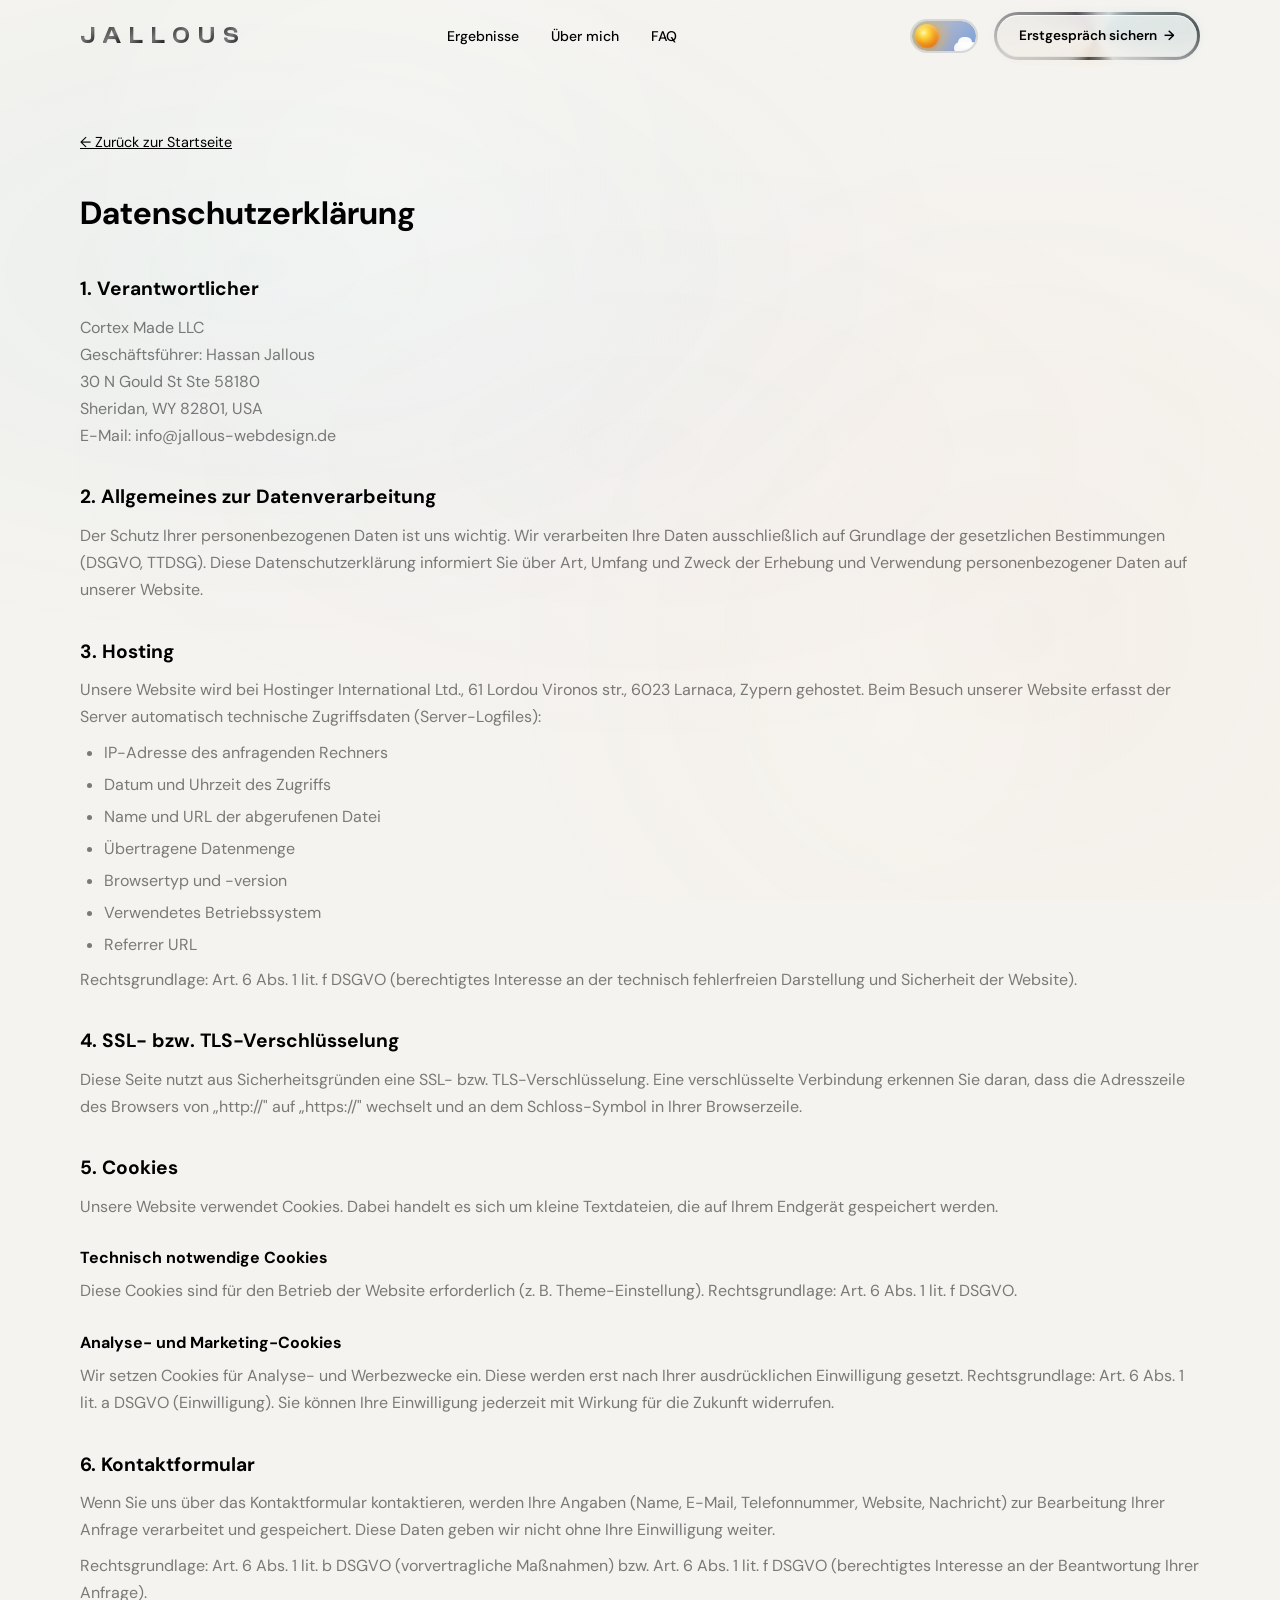
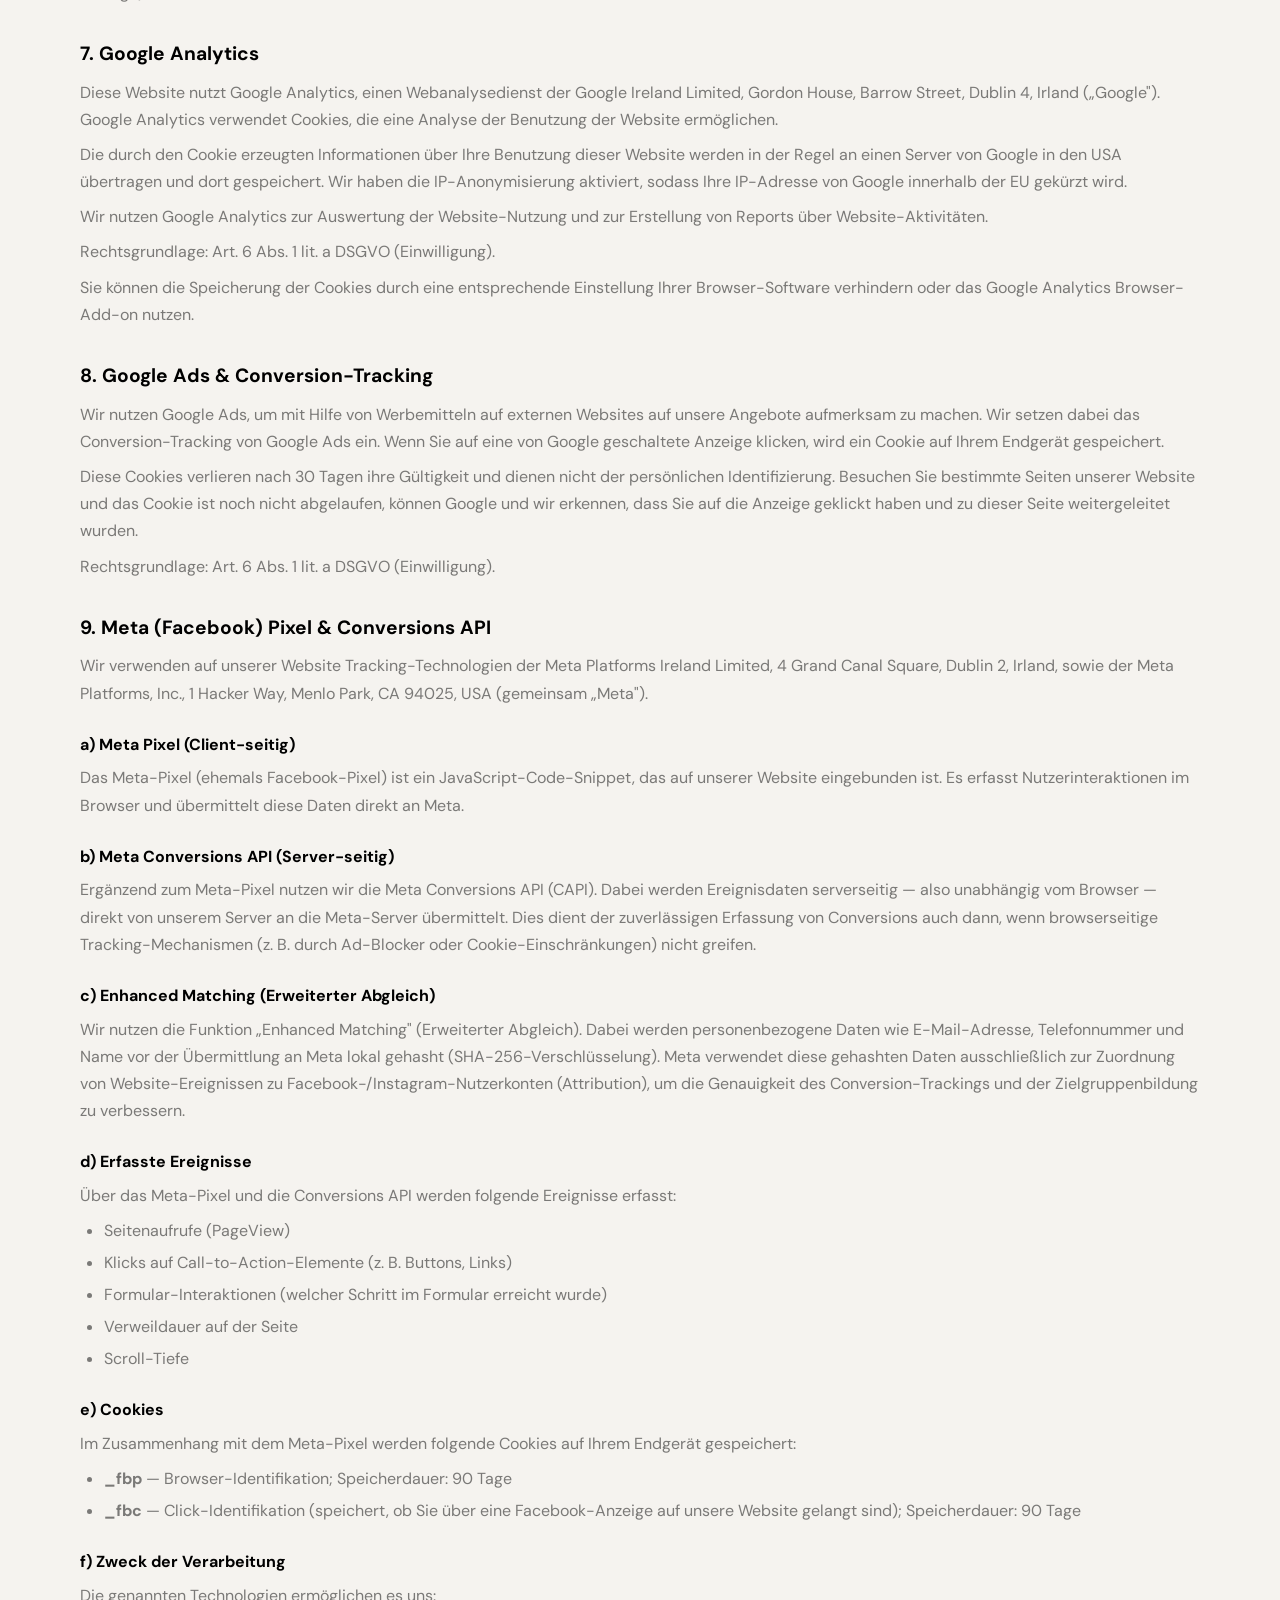
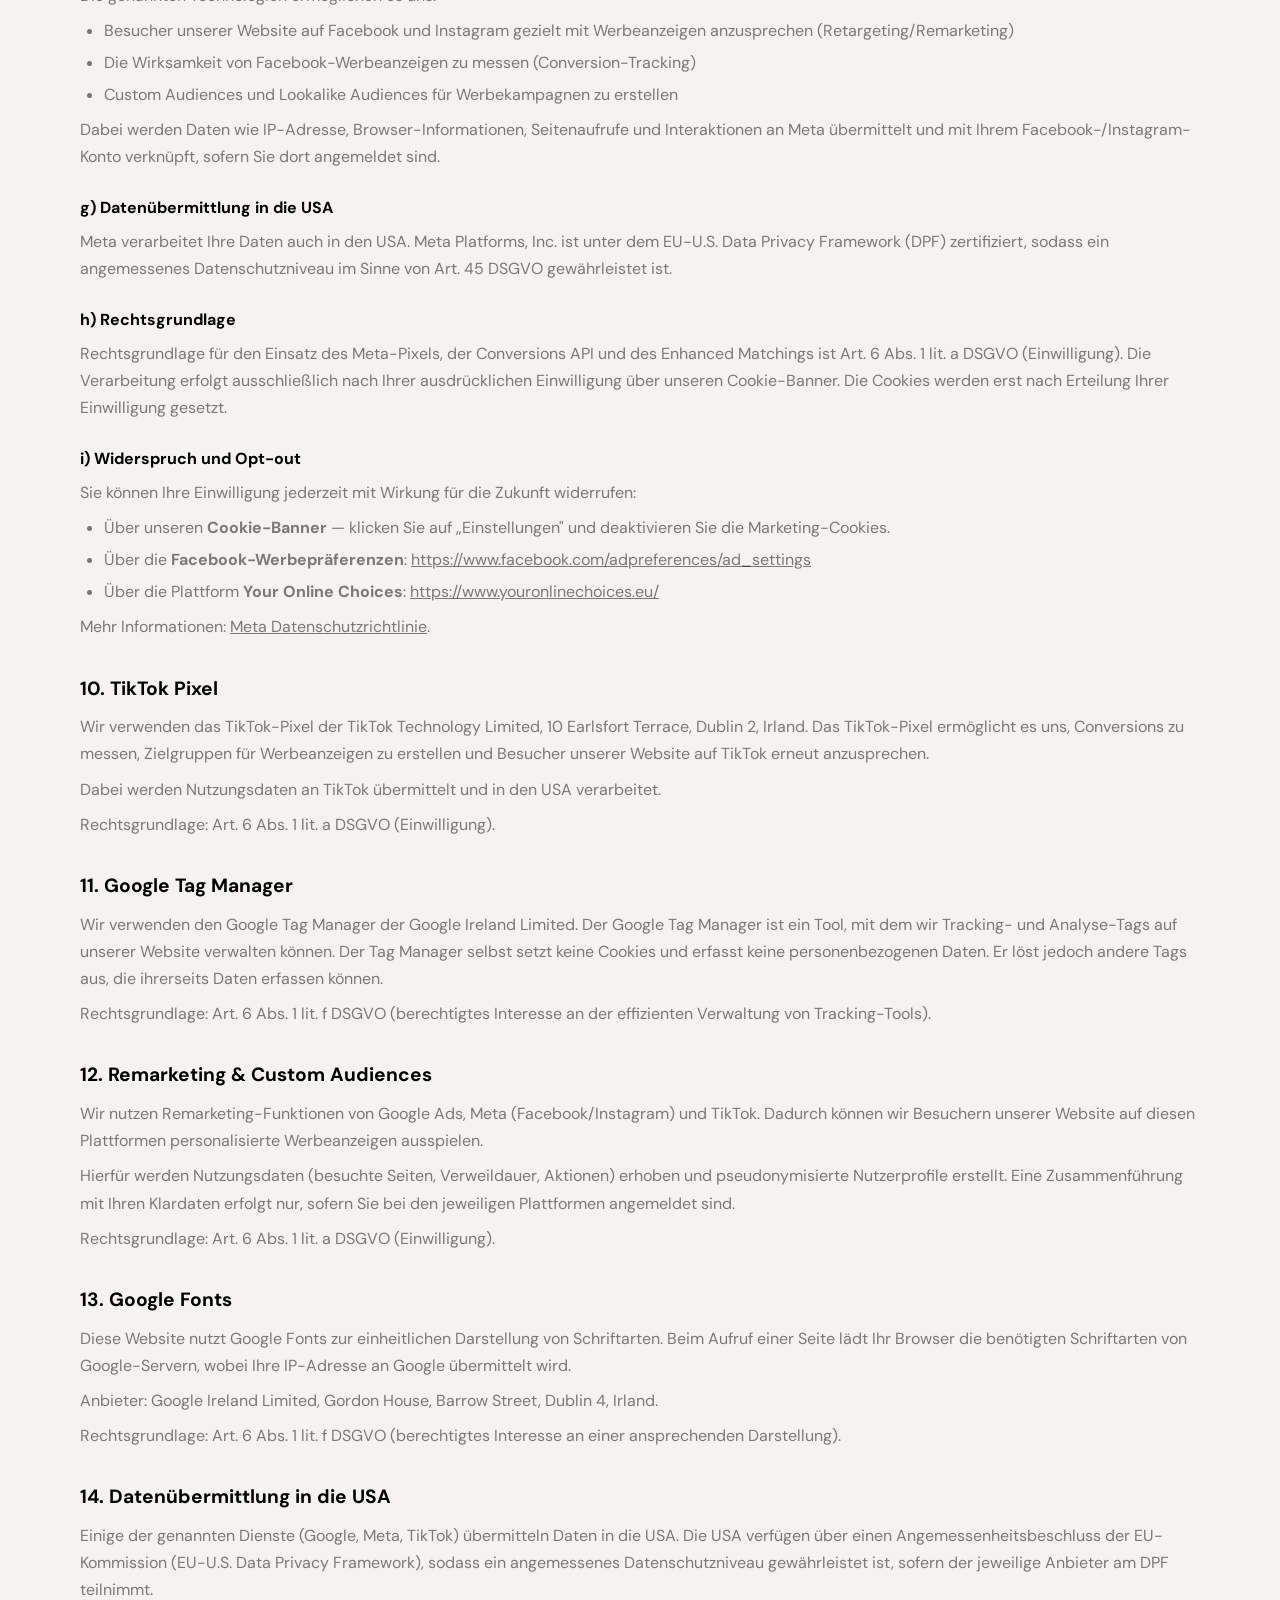
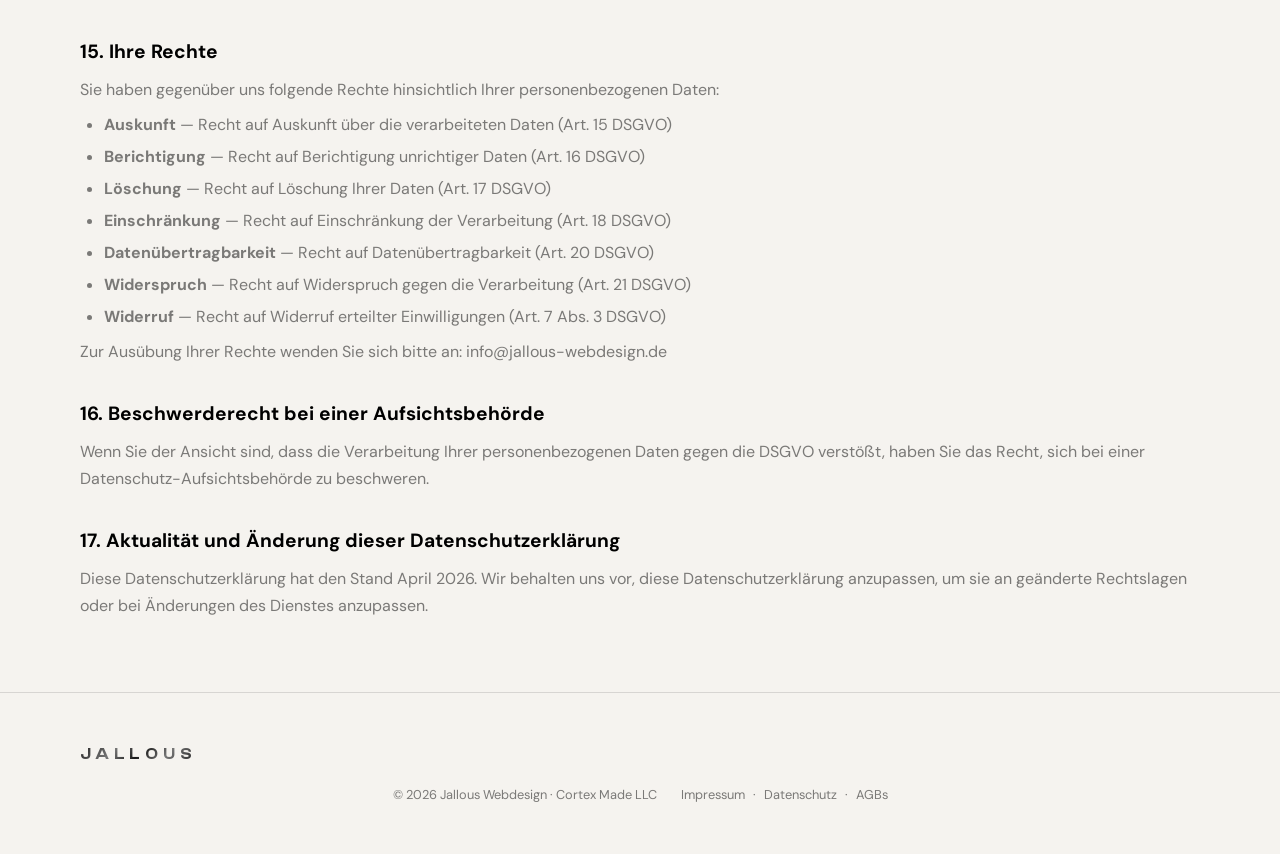
<file: datenschutz.html>
<!DOCTYPE html>
<html lang="de" data-theme="light">
<head>
<meta charset="UTF-8">
<meta name="viewport" content="width=device-width, initial-scale=1.0">
<title>Datenschutzerklärung | Jallous Webdesign</title>
<meta name="robots" content="noindex, nofollow">
<link rel="icon" type="image/png" sizes="64x64" href="logos/favicon-64.png">
<link rel="icon" type="image/png" sizes="32x32" href="logos/favicon-32.png">
<link rel="preconnect" href="https://fonts.googleapis.com">
<link rel="preconnect" href="https://fonts.gstatic.com" crossorigin>
<link href="https://fonts.googleapis.com/css2?family=DM+Sans:ital,opsz,wght@0,9..40,300;0,9..40,400;0,9..40,500;0,9..40,600;0,9..40,700;1,9..40,400&display=swap" rel="stylesheet">
<link rel="stylesheet" href="css/shared.css">
<style>
  .legal-page { padding: 8rem 0 4rem; min-height: 60vh; }
  .legal-page h1 { font-size: 2rem; margin-bottom: 2rem; }
  .legal-page h2 { font-size: 1.2rem; margin-top: 2rem; margin-bottom: 0.5rem; }
  .legal-page h3 { font-size: 1rem; margin-top: 1.5rem; margin-bottom: 0.4rem; }
  .legal-page p, .legal-page ul { color: var(--text-muted); line-height: 1.7; margin-bottom: 0.5rem; }
  .legal-page ul { padding-left: 1.5rem; }
  .legal-page li { margin-bottom: 0.3rem; }
  .legal-page a { color: var(--accent); text-decoration: underline; }
  .legal-back { display: inline-block; margin-bottom: 2rem; color: var(--text-muted); text-decoration: none; font-size: 0.9rem; }
  .legal-back:hover { color: var(--text); }
</style>
<link rel="stylesheet" href="css/cc.css">
<script defer src="js/cc.js"></script>
<script defer src="js/tracking.js"></script>
</head>
<body>


<!-- NAVIGATION -->
<nav class="nav" id="nav">
  <div class="nav-inner">
    <a href="/" class="nav-logo"><span class="logo-letter">J</span><span class="logo-letter">A</span><span class="logo-letter">L</span><span class="logo-letter">L</span><span class="logo-letter">O</span><span class="logo-letter">U</span><span class="logo-letter">S</span></a>
    <ul class="nav-links" id="navLinks">
      <li><a href="/#ergebnisse" onclick="closeMenu()">Ergebnisse</a></li>
      <li><a href="/#ueber-mich" onclick="closeMenu()">Über mich</a></li>
      <li><a href="/#faq" onclick="closeMenu()">FAQ</a></li>
      <li><a href="/#bewerbung" class="nav-cta-mobile" onclick="closeMenu()">Erstgespräch sichern <span class="btn-arrow">→</span></a></li>
    </ul>
    <div class="nav-right">
      <button class="theme-toggle" id="themeToggle" aria-label="Farbschema wechseln">
        <span class="toggle-track"></span>
        <span class="toggle-clouds"></span>
        <span class="toggle-stars"></span>
        <span class="toggle-star-extra"></span>
        <span class="toggle-knob">
          <span class="toggle-crater"></span>
          <span class="toggle-crater"></span>
          <span class="toggle-crater"></span>
        </span>
      </button>
      <a href="/#bewerbung" class="nav-cta nav-cta-desktop">Erstgespräch sichern <span class="btn-arrow">→</span></a>
      <button class="nav-hamburger" id="navHamburger" aria-label="Menü öffnen">
        <span></span><span></span><span></span>
      </button>
    </div>
  </div>
</nav>

<!-- DATENSCHUTZ -->
<section class="legal-page">
  <div class="container">
    <a href="/" class="legal-back">← Zurück zur Startseite</a>
    <h1>Datenschutzerklärung</h1>

    <!-- 1. VERANTWORTLICHER -->
    <h2>1. Verantwortlicher</h2>
    <p>
      Cortex Made LLC<br>
      Geschäftsführer: Hassan Jallous<br>
      30 N Gould St Ste 58180<br>
      Sheridan, WY 82801, USA<br>
      E-Mail: info@jallous-webdesign.de
    </p>

    <!-- 2. ALLGEMEINES -->
    <h2>2. Allgemeines zur Datenverarbeitung</h2>
    <p>Der Schutz Ihrer personenbezogenen Daten ist uns wichtig. Wir verarbeiten Ihre Daten ausschließlich auf Grundlage der gesetzlichen Bestimmungen (DSGVO, TTDSG). Diese Datenschutzerklärung informiert Sie über Art, Umfang und Zweck der Erhebung und Verwendung personenbezogener Daten auf unserer Website.</p>

    <!-- 3. HOSTING -->
    <h2>3. Hosting</h2>
    <p>Unsere Website wird bei Hostinger International Ltd., 61 Lordou Vironos str., 6023 Larnaca, Zypern gehostet. Beim Besuch unserer Website erfasst der Server automatisch technische Zugriffsdaten (Server-Logfiles):</p>
    <ul>
      <li>IP-Adresse des anfragenden Rechners</li>
      <li>Datum und Uhrzeit des Zugriffs</li>
      <li>Name und URL der abgerufenen Datei</li>
      <li>Übertragene Datenmenge</li>
      <li>Browsertyp und -version</li>
      <li>Verwendetes Betriebssystem</li>
      <li>Referrer URL</li>
    </ul>
    <p>Rechtsgrundlage: Art. 6 Abs. 1 lit. f DSGVO (berechtigtes Interesse an der technisch fehlerfreien Darstellung und Sicherheit der Website).</p>

    <!-- 4. SSL/TLS -->
    <h2>4. SSL- bzw. TLS-Verschlüsselung</h2>
    <p>Diese Seite nutzt aus Sicherheitsgründen eine SSL- bzw. TLS-Verschlüsselung. Eine verschlüsselte Verbindung erkennen Sie daran, dass die Adresszeile des Browsers von „http://" auf „https://" wechselt und an dem Schloss-Symbol in Ihrer Browserzeile.</p>

    <!-- 5. COOKIES -->
    <h2>5. Cookies</h2>
    <p>Unsere Website verwendet Cookies. Dabei handelt es sich um kleine Textdateien, die auf Ihrem Endgerät gespeichert werden.</p>

    <h3>Technisch notwendige Cookies</h3>
    <p>Diese Cookies sind für den Betrieb der Website erforderlich (z. B. Theme-Einstellung). Rechtsgrundlage: Art. 6 Abs. 1 lit. f DSGVO.</p>

    <h3>Analyse- und Marketing-Cookies</h3>
    <p>Wir setzen Cookies für Analyse- und Werbezwecke ein. Diese werden erst nach Ihrer ausdrücklichen Einwilligung gesetzt. Rechtsgrundlage: Art. 6 Abs. 1 lit. a DSGVO (Einwilligung). Sie können Ihre Einwilligung jederzeit mit Wirkung für die Zukunft widerrufen.</p>

    <!-- 6. KONTAKTFORMULAR -->
    <h2>6. Kontaktformular</h2>
    <p>Wenn Sie uns über das Kontaktformular kontaktieren, werden Ihre Angaben (Name, E-Mail, Telefonnummer, Website, Nachricht) zur Bearbeitung Ihrer Anfrage verarbeitet und gespeichert. Diese Daten geben wir nicht ohne Ihre Einwilligung weiter.</p>
    <p>Rechtsgrundlage: Art. 6 Abs. 1 lit. b DSGVO (vorvertragliche Maßnahmen) bzw. Art. 6 Abs. 1 lit. f DSGVO (berechtigtes Interesse an der Beantwortung Ihrer Anfrage).</p>

    <!-- 7. GOOGLE ANALYTICS -->
    <h2>7. Google Analytics</h2>
    <p>Diese Website nutzt Google Analytics, einen Webanalysedienst der Google Ireland Limited, Gordon House, Barrow Street, Dublin 4, Irland („Google"). Google Analytics verwendet Cookies, die eine Analyse der Benutzung der Website ermöglichen.</p>
    <p>Die durch den Cookie erzeugten Informationen über Ihre Benutzung dieser Website werden in der Regel an einen Server von Google in den USA übertragen und dort gespeichert. Wir haben die IP-Anonymisierung aktiviert, sodass Ihre IP-Adresse von Google innerhalb der EU gekürzt wird.</p>
    <p>Wir nutzen Google Analytics zur Auswertung der Website-Nutzung und zur Erstellung von Reports über Website-Aktivitäten.</p>
    <p>Rechtsgrundlage: Art. 6 Abs. 1 lit. a DSGVO (Einwilligung).</p>
    <p>Sie können die Speicherung der Cookies durch eine entsprechende Einstellung Ihrer Browser-Software verhindern oder das Google Analytics Browser-Add-on nutzen.</p>

    <!-- 8. GOOGLE ADS / CONVERSION TRACKING -->
    <h2>8. Google Ads & Conversion-Tracking</h2>
    <p>Wir nutzen Google Ads, um mit Hilfe von Werbemitteln auf externen Websites auf unsere Angebote aufmerksam zu machen. Wir setzen dabei das Conversion-Tracking von Google Ads ein. Wenn Sie auf eine von Google geschaltete Anzeige klicken, wird ein Cookie auf Ihrem Endgerät gespeichert.</p>
    <p>Diese Cookies verlieren nach 30 Tagen ihre Gültigkeit und dienen nicht der persönlichen Identifizierung. Besuchen Sie bestimmte Seiten unserer Website und das Cookie ist noch nicht abgelaufen, können Google und wir erkennen, dass Sie auf die Anzeige geklickt haben und zu dieser Seite weitergeleitet wurden.</p>
    <p>Rechtsgrundlage: Art. 6 Abs. 1 lit. a DSGVO (Einwilligung).</p>

    <!-- 9. META (FACEBOOK) PIXEL & CONVERSIONS API -->
    <h2>9. Meta (Facebook) Pixel & Conversions API</h2>
    <p>Wir verwenden auf unserer Website Tracking-Technologien der Meta Platforms Ireland Limited, 4 Grand Canal Square, Dublin 2, Irland, sowie der Meta Platforms, Inc., 1 Hacker Way, Menlo Park, CA 94025, USA (gemeinsam „Meta").</p>

    <h3>a) Meta Pixel (Client-seitig)</h3>
    <p>Das Meta-Pixel (ehemals Facebook-Pixel) ist ein JavaScript-Code-Snippet, das auf unserer Website eingebunden ist. Es erfasst Nutzerinteraktionen im Browser und übermittelt diese Daten direkt an Meta.</p>

    <h3>b) Meta Conversions API (Server-seitig)</h3>
    <p>Ergänzend zum Meta-Pixel nutzen wir die Meta Conversions API (CAPI). Dabei werden Ereignisdaten serverseitig — also unabhängig vom Browser — direkt von unserem Server an die Meta-Server übermittelt. Dies dient der zuverlässigen Erfassung von Conversions auch dann, wenn browserseitige Tracking-Mechanismen (z. B. durch Ad-Blocker oder Cookie-Einschränkungen) nicht greifen.</p>

    <h3>c) Enhanced Matching (Erweiterter Abgleich)</h3>
    <p>Wir nutzen die Funktion „Enhanced Matching" (Erweiterter Abgleich). Dabei werden personenbezogene Daten wie E-Mail-Adresse, Telefonnummer und Name vor der Übermittlung an Meta lokal gehasht (SHA-256-Verschlüsselung). Meta verwendet diese gehashten Daten ausschließlich zur Zuordnung von Website-Ereignissen zu Facebook-/Instagram-Nutzerkonten (Attribution), um die Genauigkeit des Conversion-Trackings und der Zielgruppenbildung zu verbessern.</p>

    <h3>d) Erfasste Ereignisse</h3>
    <p>Über das Meta-Pixel und die Conversions API werden folgende Ereignisse erfasst:</p>
    <ul>
      <li>Seitenaufrufe (PageView)</li>
      <li>Klicks auf Call-to-Action-Elemente (z. B. Buttons, Links)</li>
      <li>Formular-Interaktionen (welcher Schritt im Formular erreicht wurde)</li>
      <li>Verweildauer auf der Seite</li>
      <li>Scroll-Tiefe</li>
    </ul>

    <h3>e) Cookies</h3>
    <p>Im Zusammenhang mit dem Meta-Pixel werden folgende Cookies auf Ihrem Endgerät gespeichert:</p>
    <ul>
      <li><strong>_fbp</strong> — Browser-Identifikation; Speicherdauer: 90 Tage</li>
      <li><strong>_fbc</strong> — Click-Identifikation (speichert, ob Sie über eine Facebook-Anzeige auf unsere Website gelangt sind); Speicherdauer: 90 Tage</li>
    </ul>

    <h3>f) Zweck der Verarbeitung</h3>
    <p>Die genannten Technologien ermöglichen es uns:</p>
    <ul>
      <li>Besucher unserer Website auf Facebook und Instagram gezielt mit Werbeanzeigen anzusprechen (Retargeting/Remarketing)</li>
      <li>Die Wirksamkeit von Facebook-Werbeanzeigen zu messen (Conversion-Tracking)</li>
      <li>Custom Audiences und Lookalike Audiences für Werbekampagnen zu erstellen</li>
    </ul>
    <p>Dabei werden Daten wie IP-Adresse, Browser-Informationen, Seitenaufrufe und Interaktionen an Meta übermittelt und mit Ihrem Facebook-/Instagram-Konto verknüpft, sofern Sie dort angemeldet sind.</p>

    <h3>g) Datenübermittlung in die USA</h3>
    <p>Meta verarbeitet Ihre Daten auch in den USA. Meta Platforms, Inc. ist unter dem EU-U.S. Data Privacy Framework (DPF) zertifiziert, sodass ein angemessenes Datenschutzniveau im Sinne von Art. 45 DSGVO gewährleistet ist.</p>

    <h3>h) Rechtsgrundlage</h3>
    <p>Rechtsgrundlage für den Einsatz des Meta-Pixels, der Conversions API und des Enhanced Matchings ist Art. 6 Abs. 1 lit. a DSGVO (Einwilligung). Die Verarbeitung erfolgt ausschließlich nach Ihrer ausdrücklichen Einwilligung über unseren Cookie-Banner. Die Cookies werden erst nach Erteilung Ihrer Einwilligung gesetzt.</p>

    <h3>i) Widerspruch und Opt-out</h3>
    <p>Sie können Ihre Einwilligung jederzeit mit Wirkung für die Zukunft widerrufen:</p>
    <ul>
      <li>Über unseren <strong>Cookie-Banner</strong> — klicken Sie auf „Einstellungen" und deaktivieren Sie die Marketing-Cookies.</li>
      <li>Über die <strong>Facebook-Werbepräferenzen</strong>: <a href="https://www.facebook.com/adpreferences/ad_settings" target="_blank" rel="noopener">https://www.facebook.com/adpreferences/ad_settings</a></li>
      <li>Über die Plattform <strong>Your Online Choices</strong>: <a href="https://www.youronlinechoices.eu/" target="_blank" rel="noopener">https://www.youronlinechoices.eu/</a></li>
    </ul>
    <p>Mehr Informationen: <a href="https://www.facebook.com/privacy/policy/" target="_blank" rel="noopener">Meta Datenschutzrichtlinie</a>.</p>

    <!-- 10. TIKTOK PIXEL -->
    <h2>10. TikTok Pixel</h2>
    <p>Wir verwenden das TikTok-Pixel der TikTok Technology Limited, 10 Earlsfort Terrace, Dublin 2, Irland. Das TikTok-Pixel ermöglicht es uns, Conversions zu messen, Zielgruppen für Werbeanzeigen zu erstellen und Besucher unserer Website auf TikTok erneut anzusprechen.</p>
    <p>Dabei werden Nutzungsdaten an TikTok übermittelt und in den USA verarbeitet.</p>
    <p>Rechtsgrundlage: Art. 6 Abs. 1 lit. a DSGVO (Einwilligung).</p>

    <!-- 11. GOOGLE TAG MANAGER -->
    <h2>11. Google Tag Manager</h2>
    <p>Wir verwenden den Google Tag Manager der Google Ireland Limited. Der Google Tag Manager ist ein Tool, mit dem wir Tracking- und Analyse-Tags auf unserer Website verwalten können. Der Tag Manager selbst setzt keine Cookies und erfasst keine personenbezogenen Daten. Er löst jedoch andere Tags aus, die ihrerseits Daten erfassen können.</p>
    <p>Rechtsgrundlage: Art. 6 Abs. 1 lit. f DSGVO (berechtigtes Interesse an der effizienten Verwaltung von Tracking-Tools).</p>

    <!-- 12. REMARKETING -->
    <h2>12. Remarketing & Custom Audiences</h2>
    <p>Wir nutzen Remarketing-Funktionen von Google Ads, Meta (Facebook/Instagram) und TikTok. Dadurch können wir Besuchern unserer Website auf diesen Plattformen personalisierte Werbeanzeigen ausspielen.</p>
    <p>Hierfür werden Nutzungsdaten (besuchte Seiten, Verweildauer, Aktionen) erhoben und pseudonymisierte Nutzerprofile erstellt. Eine Zusammenführung mit Ihren Klardaten erfolgt nur, sofern Sie bei den jeweiligen Plattformen angemeldet sind.</p>
    <p>Rechtsgrundlage: Art. 6 Abs. 1 lit. a DSGVO (Einwilligung).</p>

    <!-- 13. GOOGLE FONTS -->
    <h2>13. Google Fonts</h2>
    <p>Diese Website nutzt Google Fonts zur einheitlichen Darstellung von Schriftarten. Beim Aufruf einer Seite lädt Ihr Browser die benötigten Schriftarten von Google-Servern, wobei Ihre IP-Adresse an Google übermittelt wird.</p>
    <p>Anbieter: Google Ireland Limited, Gordon House, Barrow Street, Dublin 4, Irland.</p>
    <p>Rechtsgrundlage: Art. 6 Abs. 1 lit. f DSGVO (berechtigtes Interesse an einer ansprechenden Darstellung).</p>

    <!-- 14. DATENÜBERMITTLUNG USA -->
    <h2>14. Datenübermittlung in die USA</h2>
    <p>Einige der genannten Dienste (Google, Meta, TikTok) übermitteln Daten in die USA. Die USA verfügen über einen Angemessenheitsbeschluss der EU-Kommission (EU-U.S. Data Privacy Framework), sodass ein angemessenes Datenschutzniveau gewährleistet ist, sofern der jeweilige Anbieter am DPF teilnimmt.</p>

    <!-- 15. BETROFFENENRECHTE -->
    <h2>15. Ihre Rechte</h2>
    <p>Sie haben gegenüber uns folgende Rechte hinsichtlich Ihrer personenbezogenen Daten:</p>
    <ul>
      <li><strong>Auskunft</strong> — Recht auf Auskunft über die verarbeiteten Daten (Art. 15 DSGVO)</li>
      <li><strong>Berichtigung</strong> — Recht auf Berichtigung unrichtiger Daten (Art. 16 DSGVO)</li>
      <li><strong>Löschung</strong> — Recht auf Löschung Ihrer Daten (Art. 17 DSGVO)</li>
      <li><strong>Einschränkung</strong> — Recht auf Einschränkung der Verarbeitung (Art. 18 DSGVO)</li>
      <li><strong>Datenübertragbarkeit</strong> — Recht auf Datenübertragbarkeit (Art. 20 DSGVO)</li>
      <li><strong>Widerspruch</strong> — Recht auf Widerspruch gegen die Verarbeitung (Art. 21 DSGVO)</li>
      <li><strong>Widerruf</strong> — Recht auf Widerruf erteilter Einwilligungen (Art. 7 Abs. 3 DSGVO)</li>
    </ul>
    <p>Zur Ausübung Ihrer Rechte wenden Sie sich bitte an: info@jallous-webdesign.de</p>

    <!-- 16. BESCHWERDERECHT -->
    <h2>16. Beschwerderecht bei einer Aufsichtsbehörde</h2>
    <p>Wenn Sie der Ansicht sind, dass die Verarbeitung Ihrer personenbezogenen Daten gegen die DSGVO verstößt, haben Sie das Recht, sich bei einer Datenschutz-Aufsichtsbehörde zu beschweren.</p>

    <!-- 17. AKTUALITÄT -->
    <h2>17. Aktualität und Änderung dieser Datenschutzerklärung</h2>
    <p>Diese Datenschutzerklärung hat den Stand April 2026. Wir behalten uns vor, diese Datenschutzerklärung anzupassen, um sie an geänderte Rechtslagen oder bei Änderungen des Dienstes anzupassen.</p>
  </div>
</section>

<!-- FOOTER -->
<footer class="footer">
  <div class="container">
    <div class="footer-inner">
      <a href="/" class="footer-logo">JALLOUS</a>
    </div>
    <div class="footer-legal">
      <span class="footer-copy">© 2026 Jallous Webdesign · Cortex Made LLC</span>
      <span class="footer-links"><a href="impressum.html">Impressum</a> · <a href="datenschutz.html">Datenschutz</a> · <a href="agb.html">AGBs</a></span>
    </div>
  </div>
</footer>

<script src="js/shared.js"></script>
</body>
</html>
</file>
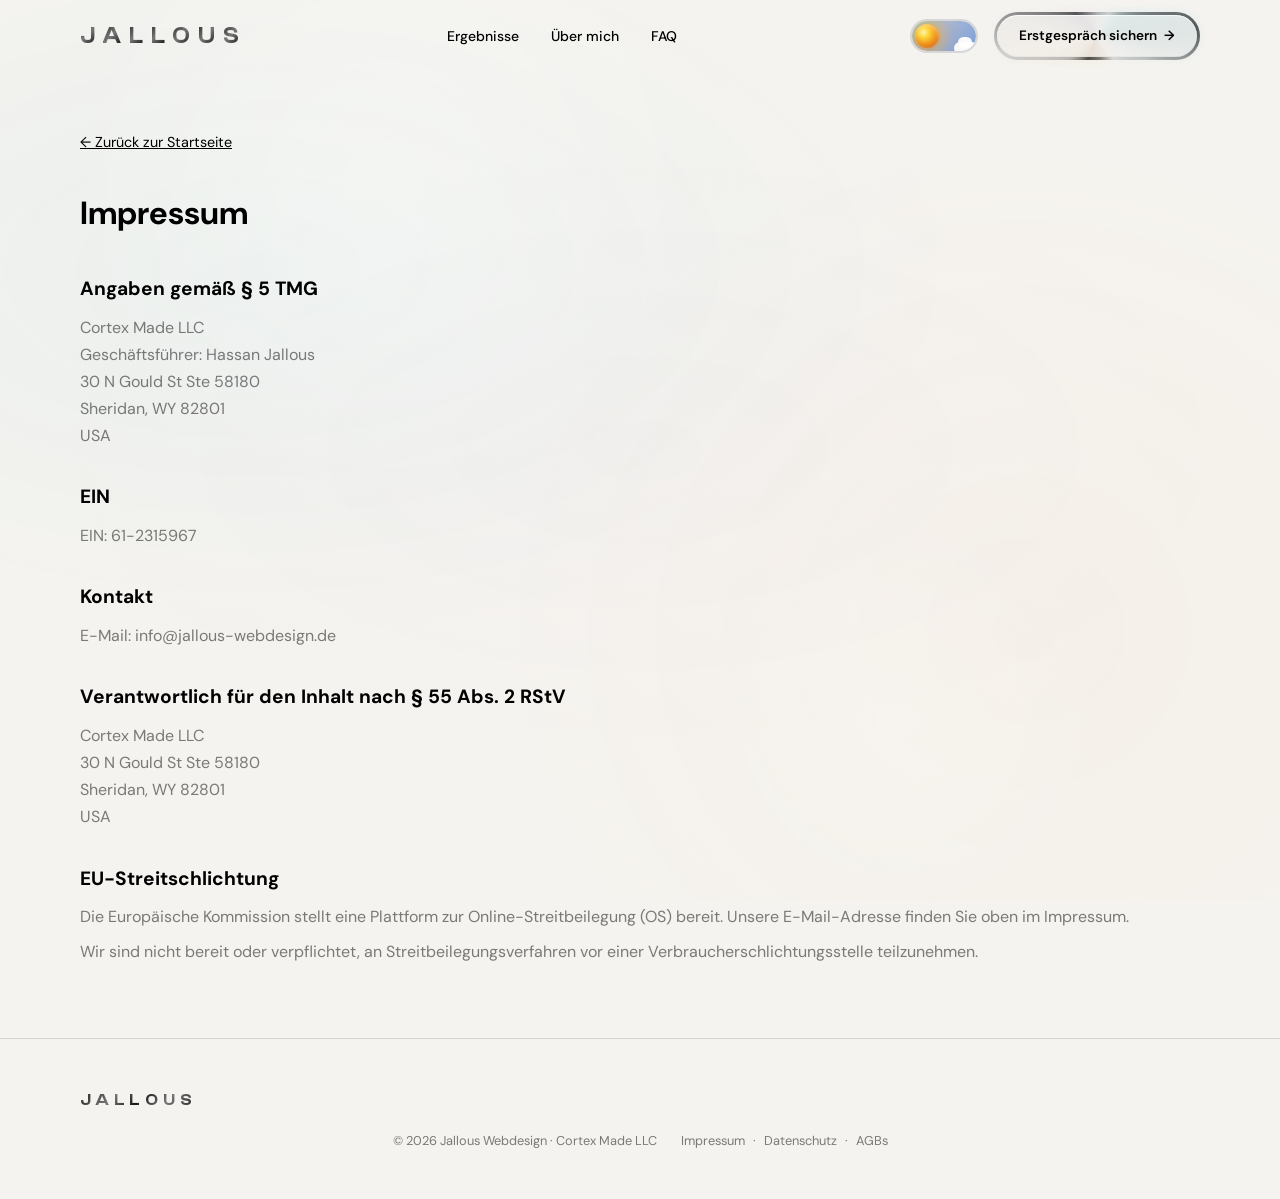
<file: impressum.html>
<!DOCTYPE html>
<html lang="de" data-theme="light">
<head>
<meta charset="UTF-8">
<meta name="viewport" content="width=device-width, initial-scale=1.0">
<title>Impressum | Jallous Webdesign</title>
<meta name="robots" content="noindex, nofollow">
<link rel="icon" type="image/png" sizes="64x64" href="logos/favicon-64.png">
<link rel="icon" type="image/png" sizes="32x32" href="logos/favicon-32.png">
<link rel="preconnect" href="https://fonts.googleapis.com">
<link rel="preconnect" href="https://fonts.gstatic.com" crossorigin>
<link href="https://fonts.googleapis.com/css2?family=DM+Sans:ital,opsz,wght@0,9..40,300;0,9..40,400;0,9..40,500;0,9..40,600;0,9..40,700;1,9..40,400&display=swap" rel="stylesheet">
<link rel="stylesheet" href="css/shared.css">
<style>
  .legal-page { padding: 8rem 0 4rem; min-height: 60vh; }
  .legal-page h1 { font-size: 2rem; margin-bottom: 2rem; }
  .legal-page h2 { font-size: 1.2rem; margin-top: 2rem; margin-bottom: 0.5rem; }
  .legal-page p { color: var(--text-muted); line-height: 1.7; margin-bottom: 0.5rem; }
  .legal-page a { color: var(--accent); text-decoration: underline; }
  .legal-back { display: inline-block; margin-bottom: 2rem; color: var(--text-muted); text-decoration: none; font-size: 0.9rem; }
  .legal-back:hover { color: var(--text); }
</style>
<link rel="stylesheet" href="css/cc.css">
<script defer src="js/cc.js"></script>
<script defer src="js/tracking.js"></script>
</head>
<body>


<!-- NAVIGATION -->
<nav class="nav" id="nav">
  <div class="nav-inner">
    <a href="/" class="nav-logo"><span class="logo-letter">J</span><span class="logo-letter">A</span><span class="logo-letter">L</span><span class="logo-letter">L</span><span class="logo-letter">O</span><span class="logo-letter">U</span><span class="logo-letter">S</span></a>
    <ul class="nav-links" id="navLinks">
      <li><a href="/#ergebnisse" onclick="closeMenu()">Ergebnisse</a></li>
      <li><a href="/#ueber-mich" onclick="closeMenu()">Über mich</a></li>
      <li><a href="/#faq" onclick="closeMenu()">FAQ</a></li>
      <li><a href="/#bewerbung" class="nav-cta-mobile" onclick="closeMenu()">Erstgespräch sichern <span class="btn-arrow">→</span></a></li>
    </ul>
    <div class="nav-right">
      <button class="theme-toggle" id="themeToggle" aria-label="Farbschema wechseln">
        <span class="toggle-track"></span>
        <span class="toggle-clouds"></span>
        <span class="toggle-stars"></span>
        <span class="toggle-star-extra"></span>
        <span class="toggle-knob">
          <span class="toggle-crater"></span>
          <span class="toggle-crater"></span>
          <span class="toggle-crater"></span>
        </span>
      </button>
      <a href="/#bewerbung" class="nav-cta nav-cta-desktop">Erstgespräch sichern <span class="btn-arrow">→</span></a>
      <button class="nav-hamburger" id="navHamburger" aria-label="Menü öffnen">
        <span></span><span></span><span></span>
      </button>
    </div>
  </div>
</nav>

<!-- IMPRESSUM -->
<section class="legal-page">
  <div class="container">
    <a href="/" class="legal-back">← Zurück zur Startseite</a>
    <h1>Impressum</h1>

    <h2>Angaben gemäß § 5 TMG</h2>
    <p>
      Cortex Made LLC<br>
      Geschäftsführer: Hassan Jallous<br>
      30 N Gould St Ste 58180<br>
      Sheridan, WY 82801<br>
      USA
    </p>

    <h2>EIN</h2>
    <p>EIN: 61-2315967</p>

    <h2>Kontakt</h2>
    <p>
      E-Mail: info@jallous-webdesign.de
    </p>

    <h2>Verantwortlich für den Inhalt nach § 55 Abs. 2 RStV</h2>
    <p>
      Cortex Made LLC<br>
      30 N Gould St Ste 58180<br>
      Sheridan, WY 82801<br>
      USA
    </p>

    <h2>EU-Streitschlichtung</h2>
    <p>
      Die Europäische Kommission stellt eine Plattform zur Online-Streitbeilegung (OS) bereit.
      Unsere E-Mail-Adresse finden Sie oben im Impressum.
    </p>
    <p>Wir sind nicht bereit oder verpflichtet, an Streitbeilegungsverfahren vor einer Verbraucherschlichtungsstelle teilzunehmen.</p>
  </div>
</section>

<!-- FOOTER -->
<footer class="footer">
  <div class="container">
    <div class="footer-inner">
      <a href="/" class="footer-logo">JALLOUS</a>
    </div>
    <div class="footer-legal">
      <span class="footer-copy">© 2026 Jallous Webdesign · Cortex Made LLC</span>
      <span class="footer-links"><a href="impressum.html">Impressum</a> · <a href="datenschutz.html">Datenschutz</a> · <a href="agb.html">AGBs</a></span>
    </div>
  </div>
</footer>

<script src="js/shared.js"></script>
</body>
</html>
</file>
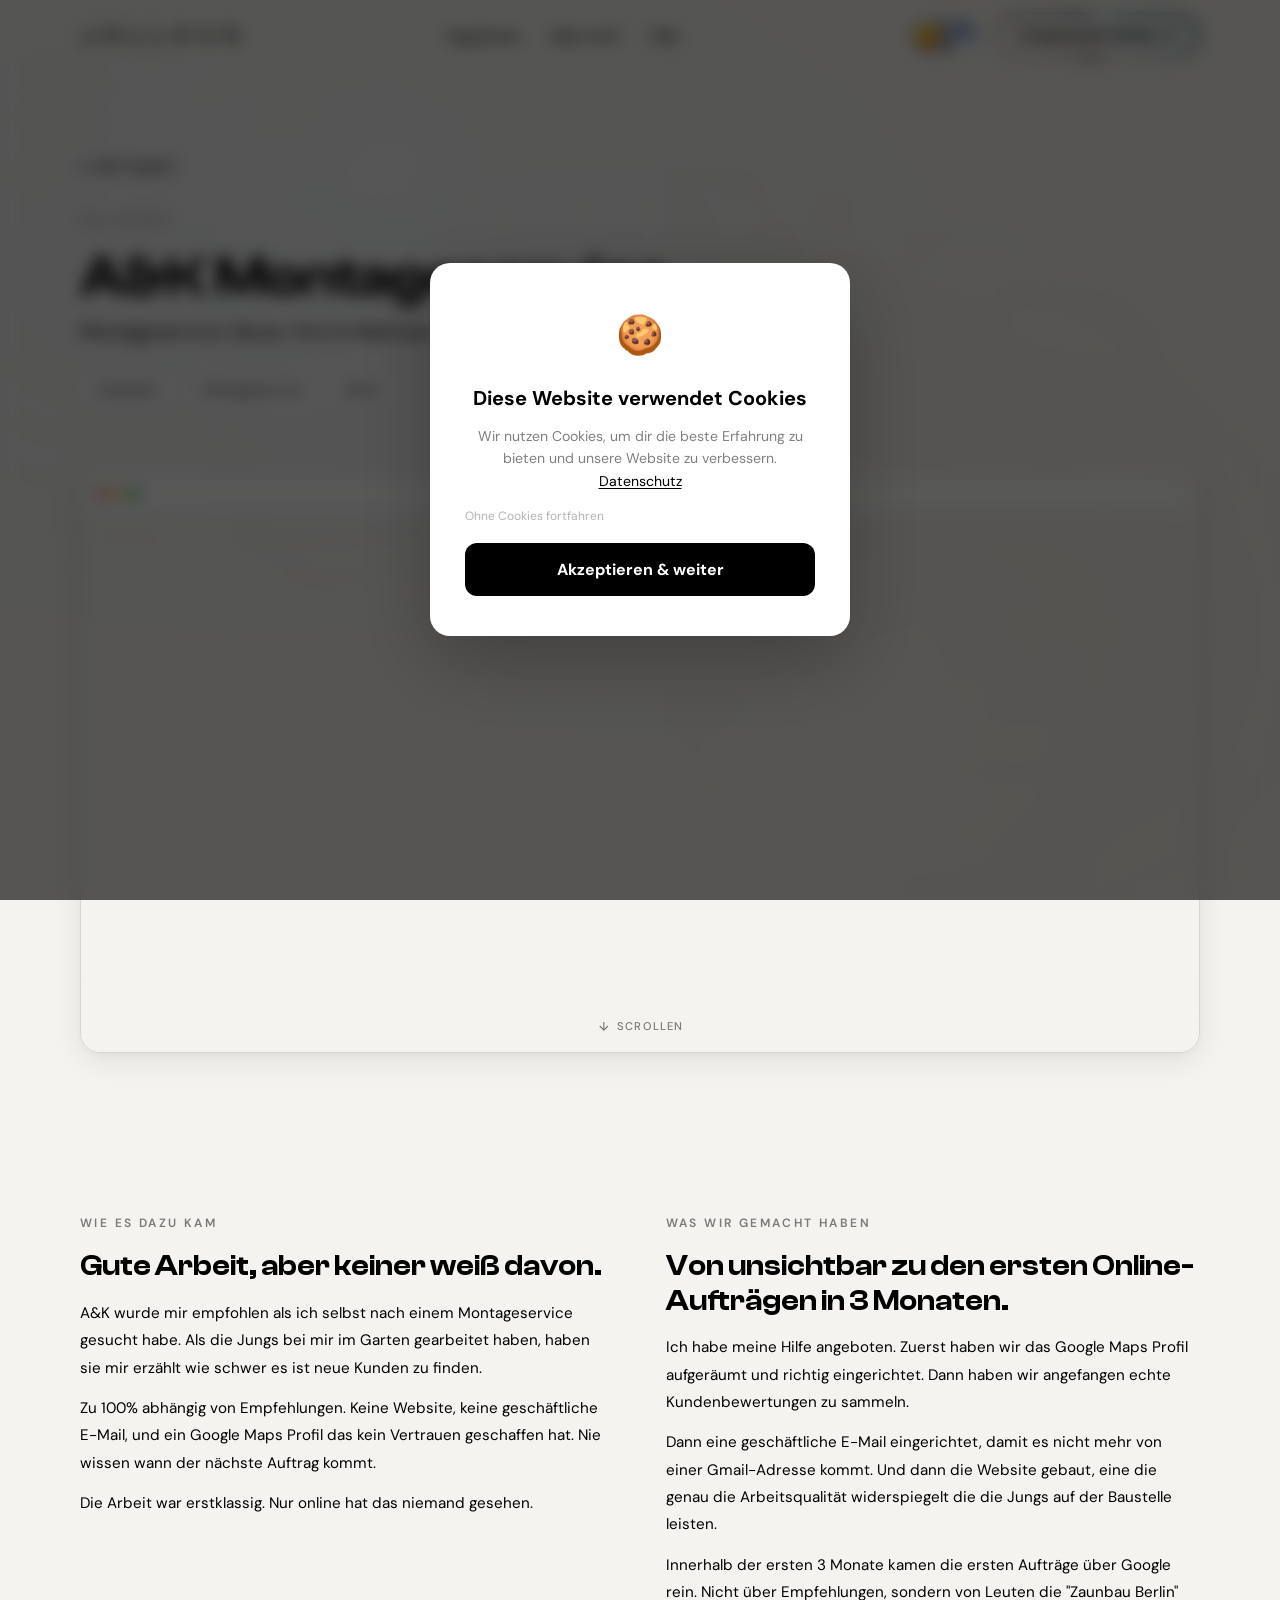
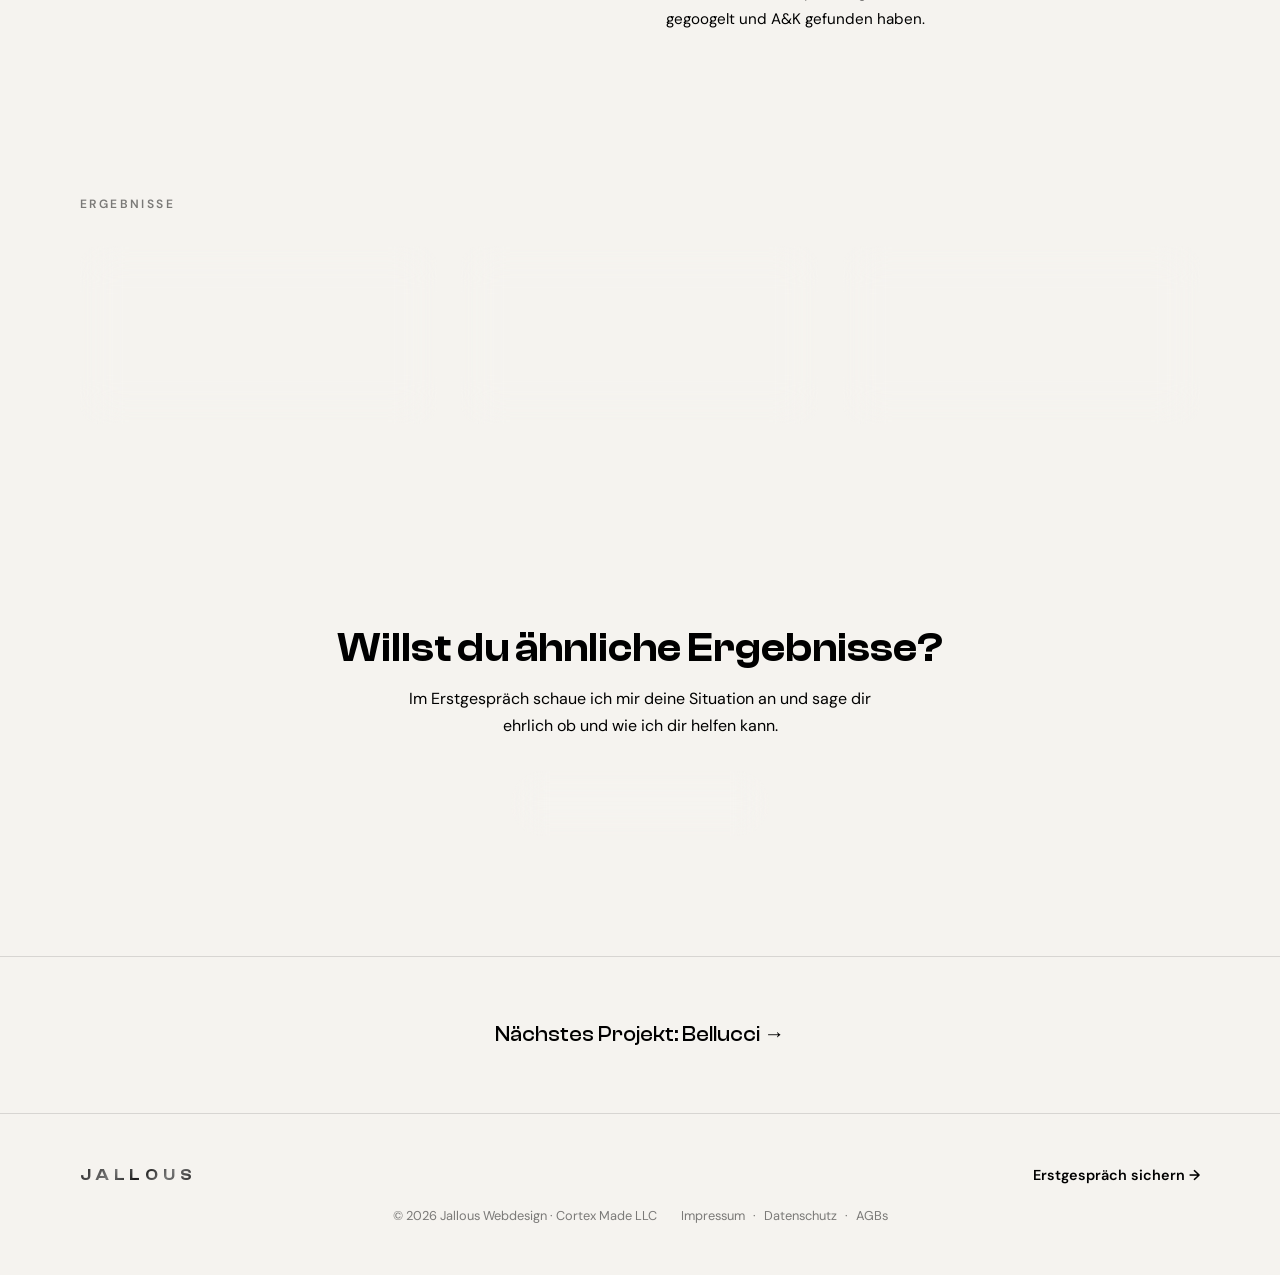
<file: projekte/ak-montageservice.html>
<!DOCTYPE html>
<html lang="de" data-theme="light">
<head>
<meta charset="UTF-8">
<meta name="viewport" content="width=device-width, initial-scale=1.0">
<title>A&K Montageservice — Fallstudie | Jallous Webdesign</title>
<meta name="description" content="Wie wir für einen Montageservice in Berlin eine professionelle Website gebaut haben die sofort Vertrauen aufbaut — Zäune, Tore & Markisen.">
<meta name="robots" content="index, follow">
<link rel="canonical" href="https://jallous-webdesign.de/projekte/ak-montageservice.html">
<meta property="og:title" content="A&K Montageservice — Fallstudie | Jallous Webdesign">
<meta property="og:description" content="Wie wir für einen Montageservice in Berlin eine professionelle Website gebaut haben die sofort Vertrauen aufbaut — Zäune, Tore & Markisen.">
<meta property="og:type" content="article">
<meta property="og:url" content="https://jallous-webdesign.de/projekte/ak-montageservice.html">
<meta property="og:locale" content="de_DE">
<meta property="og:image" content="https://jallous-webdesign.de/projects/projekt-09.webp">
<script type="application/ld+json">
{
  "@context": "https://schema.org",
  "@type": "Article",
  "headline": "A&K Montageservice — Fallstudie",
  "description": "Wie wir für einen Montageservice in Berlin eine professionelle Website gebaut haben die sofort Vertrauen aufbaut — Zäune, Tore & Markisen.",
  "author": { "@type": "Person", "name": "Hassan Jallous" },
  "publisher": { "@type": "Organization", "name": "Jallous Webdesign", "url": "https://jallous-webdesign.de" },
  "url": "https://jallous-webdesign.de/projekte/ak-montageservice.html"
}
</script>
<link rel="icon" type="image/png" sizes="64x64" href="../logos/favicon-64.png">
<link rel="icon" type="image/png" sizes="32x32" href="../logos/favicon-32.png">
<link rel="preconnect" href="https://fonts.googleapis.com">
<link rel="preconnect" href="https://fonts.gstatic.com" crossorigin>
<link href="https://fonts.googleapis.com/css2?family=DM+Sans:ital,opsz,wght@0,9..40,300;0,9..40,400;0,9..40,500;0,9..40,600;0,9..40,700;1,9..40,400&display=swap" rel="stylesheet">
<link rel="stylesheet" href="../css/shared.css">
<link rel="stylesheet" href="../css/projekt-detail.css">
<link rel="stylesheet" href="../css/cc.css">
<script defer src="../js/cc.js"></script>
<script defer src="../js/tracking.js"></script>
</head>
<body>

<!-- NAVIGATION -->
<nav class="nav" id="nav">
  <div class="nav-inner">
    <a href="/" class="nav-logo"><span class="logo-letter">J</span><span class="logo-letter">A</span><span class="logo-letter">L</span><span class="logo-letter">L</span><span class="logo-letter">O</span><span class="logo-letter">U</span><span class="logo-letter">S</span></a>
    <ul class="nav-links" id="navLinks">
      <li><a href="/#ergebnisse" onclick="closeMenu()">Ergebnisse</a></li>
      <li><a href="/#ueber-mich" onclick="closeMenu()">Über mich</a></li>
      <li><a href="/#faq" onclick="closeMenu()">FAQ</a></li>
      <li><a href="/#bewerbung" class="nav-cta-mobile" onclick="closeMenu()">Erstgespräch sichern <span class="btn-arrow">→</span></a></li>
    </ul>
    <div class="nav-right">
      <button class="theme-toggle" id="themeToggle" aria-label="Farbschema wechseln">
        <span class="toggle-track"></span>
        <span class="toggle-clouds"></span>
        <span class="toggle-stars"></span>
        <span class="toggle-star-extra"></span>
        <span class="toggle-knob">
          <span class="toggle-crater"></span>
          <span class="toggle-crater"></span>
          <span class="toggle-crater"></span>
        </span>
      </button>
      <a href="/#bewerbung" class="nav-cta nav-cta-desktop">Erstgespräch sichern <span class="btn-arrow">→</span></a>
      <button class="nav-hamburger" id="navHamburger" aria-label="Menü öffnen">
        <span></span><span></span><span></span>
      </button>
    </div>
  </div>
</nav>

<!-- PROJEKT HERO -->
<section class="projekt-hero">
  <div class="container">
    <a href="/#ergebnisse" class="back-link">← Alle Projekte</a>
    <div class="section-label">FALLSTUDIE</div>
    <h1>A&K Montageservice</h1>
    <p class="projekt-subtitle">Montageservice, Zäune, Tore & Markisen in Berlin</p>
    <div class="projekt-meta">
      <span class="meta-tag">Handwerk</span>
      <span class="meta-tag">Montageservice</span>
      <span class="meta-tag">Berlin</span>
    </div>
  </div>
</section>

<!-- HERO IMAGE -->
<section class="projekt-image-hero">
  <div class="container">
    <div class="website-preview">
      <div class="preview-browser-bar">
        <div class="preview-dots">
          <span class="preview-dot"></span>
          <span class="preview-dot"></span>
          <span class="preview-dot"></span>
        </div>
        <div class="preview-url-bar">akmontageservice.de</div>
      </div>
      <div class="preview-iframe-wrap">
        <iframe src="https://www.akmontageservice.de/" sandbox="allow-scripts allow-same-origin" loading="lazy" title="A&K Montageservice Website Vorschau"></iframe>
      </div>
      <span class="preview-scroll-hint">
        <svg viewBox="0 0 24 24" fill="none" stroke="currentColor" stroke-width="2"><path d="M12 5v14M19 12l-7 7-7-7"/></svg>
        Scrollen
      </span>
    </div>

    <!-- Mobile: Screenshot + Tap to open -->
    <div class="website-preview-mobile" id="mobilePreview">
      <img src="../projects/projekt-11.webp" alt="A&K Montageservice Website Vorschau">
      <div class="preview-mobile-hint" id="mobileHint">
        <svg viewBox="0 0 24 24" fill="none" stroke="currentColor" stroke-width="2"><circle cx="12" cy="12" r="10"/><path d="M12 8v8M8 12h8"/></svg>
        <span>Website ansehen</span>
      </div>
    </div>
  </div>
</section>

<!-- Fullscreen Preview Modal -->
<div class="preview-modal" id="previewModal">
  <div class="preview-modal-bar">
    <div></div>
    <span class="preview-modal-url">akmontageservice.de</span>
    <button class="preview-modal-close" id="modalClose">✕</button>
  </div>
  <iframe id="modalIframe" sandbox="allow-scripts allow-same-origin" title="A&K Montageservice Website"></iframe>
</div>

<!-- CASE STUDY: PROBLEM & LÖSUNG -->
<section class="projekt-case-study">
  <div class="container">
    <div class="case-grid">
      <div class="case-block reveal">
        <div class="section-label">WIE ES DAZU KAM</div>
        <h2>Gute Arbeit, aber keiner weiß davon.</h2>
        <p>A&K wurde mir empfohlen als ich selbst nach einem Montageservice gesucht habe. Als die Jungs bei mir im Garten gearbeitet haben, haben sie mir erzählt wie schwer es ist neue Kunden zu finden.</p>
        <p>Zu 100% abhängig von Empfehlungen. Keine Website, keine geschäftliche E-Mail, und ein Google Maps Profil das kein Vertrauen geschaffen hat. Nie wissen wann der nächste Auftrag kommt.</p>
        <p>Die Arbeit war erstklassig. Nur online hat das niemand gesehen.</p>
      </div>
      <div class="case-block reveal reveal-delay-1">
        <div class="section-label">WAS WIR GEMACHT HABEN</div>
        <h2>Von unsichtbar zu den ersten Online-Aufträgen in 3 Monaten.</h2>
        <p>Ich habe meine Hilfe angeboten. Zuerst haben wir das Google Maps Profil aufgeräumt und richtig eingerichtet. Dann haben wir angefangen echte Kundenbewertungen zu sammeln.</p>
        <p>Dann eine geschäftliche E-Mail eingerichtet, damit es nicht mehr von einer Gmail-Adresse kommt. Und dann die Website gebaut, eine die genau die Arbeitsqualität widerspiegelt die die Jungs auf der Baustelle leisten.</p>
        <p>Innerhalb der ersten 3 Monate kamen die ersten Aufträge über Google rein. Nicht über Empfehlungen, sondern von Leuten die "Zaunbau Berlin" gegoogelt und A&K gefunden haben.</p>
      </div>
    </div>
  </div>
</section>

<!-- ERGEBNISSE / KPIs -->
<section class="projekt-results">
  <div class="container">
    <div class="section-label">ERGEBNISSE</div>
    <div class="results-grid">
      <div class="result-card glass reveal">
        <span class="result-number chrome-text">3 Mon.</span>
        <span class="result-label">Bis zu den ersten Online-Aufträgen</span>
      </div>
      <div class="result-card glass reveal reveal-delay-1">
        <span class="result-number chrome-text">Sichtbar</span>
        <span class="result-label">Auf Google Maps & Google Suche</span>
      </div>
      <div class="result-card glass reveal reveal-delay-2">
        <span class="result-number chrome-text">Branding</span>
        <span class="result-label">Das sofort Vertrauen schafft</span>
      </div>
    </div>
  </div>
</section>

<!-- CTA -->
<section class="projekt-cta">
  <div class="container">
    <h2 class="reveal">Willst du ähnliche Ergebnisse?</h2>
    <p class="reveal reveal-delay-1">Im Erstgespräch schaue ich mir deine Situation an und sage dir ehrlich ob und wie ich dir helfen kann.</p>
    <a href="/#bewerbung" class="btn-primary reveal reveal-delay-2">Erstgespräch sichern <span class="btn-arrow">→</span></a>
  </div>
</section>

<!-- NÄCHSTES PROJEKT -->
<div class="projekt-nav">
  <div class="container">
    <a href="bellucci.html" class="projekt-nav-link">Nächstes Projekt: Bellucci →</a>
  </div>
</div>

<!-- FOOTER -->
<footer class="footer">
  <div class="container">
    <div class="footer-inner">
      <a href="/" class="footer-logo">JALLOUS</a>
      <a href="/#bewerbung" class="footer-cta">Erstgespräch sichern <span class="btn-arrow">→</span></a>
    </div>
    <div class="footer-legal">
      <span class="footer-copy">© 2026 Jallous Webdesign · Cortex Made LLC</span>
      <span class="footer-links"><a href="../impressum.html">Impressum</a> · <a href="../datenschutz.html">Datenschutz</a> · <a href="../agb.html">AGBs</a></span>
    </div>
  </div>
</footer>

<script>
/* Mobile preview: show hint after 2s, open fullscreen modal on tap */
(function() {
  var hint = document.getElementById('mobileHint');
  var mobilePreview = document.getElementById('mobilePreview');
  var modal = document.getElementById('previewModal');
  var modalIframe = document.getElementById('modalIframe');
  var modalClose = document.getElementById('modalClose');
  var iframeSrc = 'https://www.akmontageservice.de/';

  if (hint) {
    setTimeout(function() {
      hint.classList.add('visible');
    }, 2000);
  }

  if (mobilePreview) {
    mobilePreview.addEventListener('click', function() {
      modalIframe.src = iframeSrc;
      modal.classList.add('active');
      document.body.style.overflow = 'hidden';
    });
  }

  if (modalClose) {
    modalClose.addEventListener('click', function() {
      modal.classList.remove('active');
      document.body.style.overflow = '';
      modalIframe.src = '';
    });
  }
})();
</script>
<script src="../js/shared.js"></script>
</body>
</html>
</file>
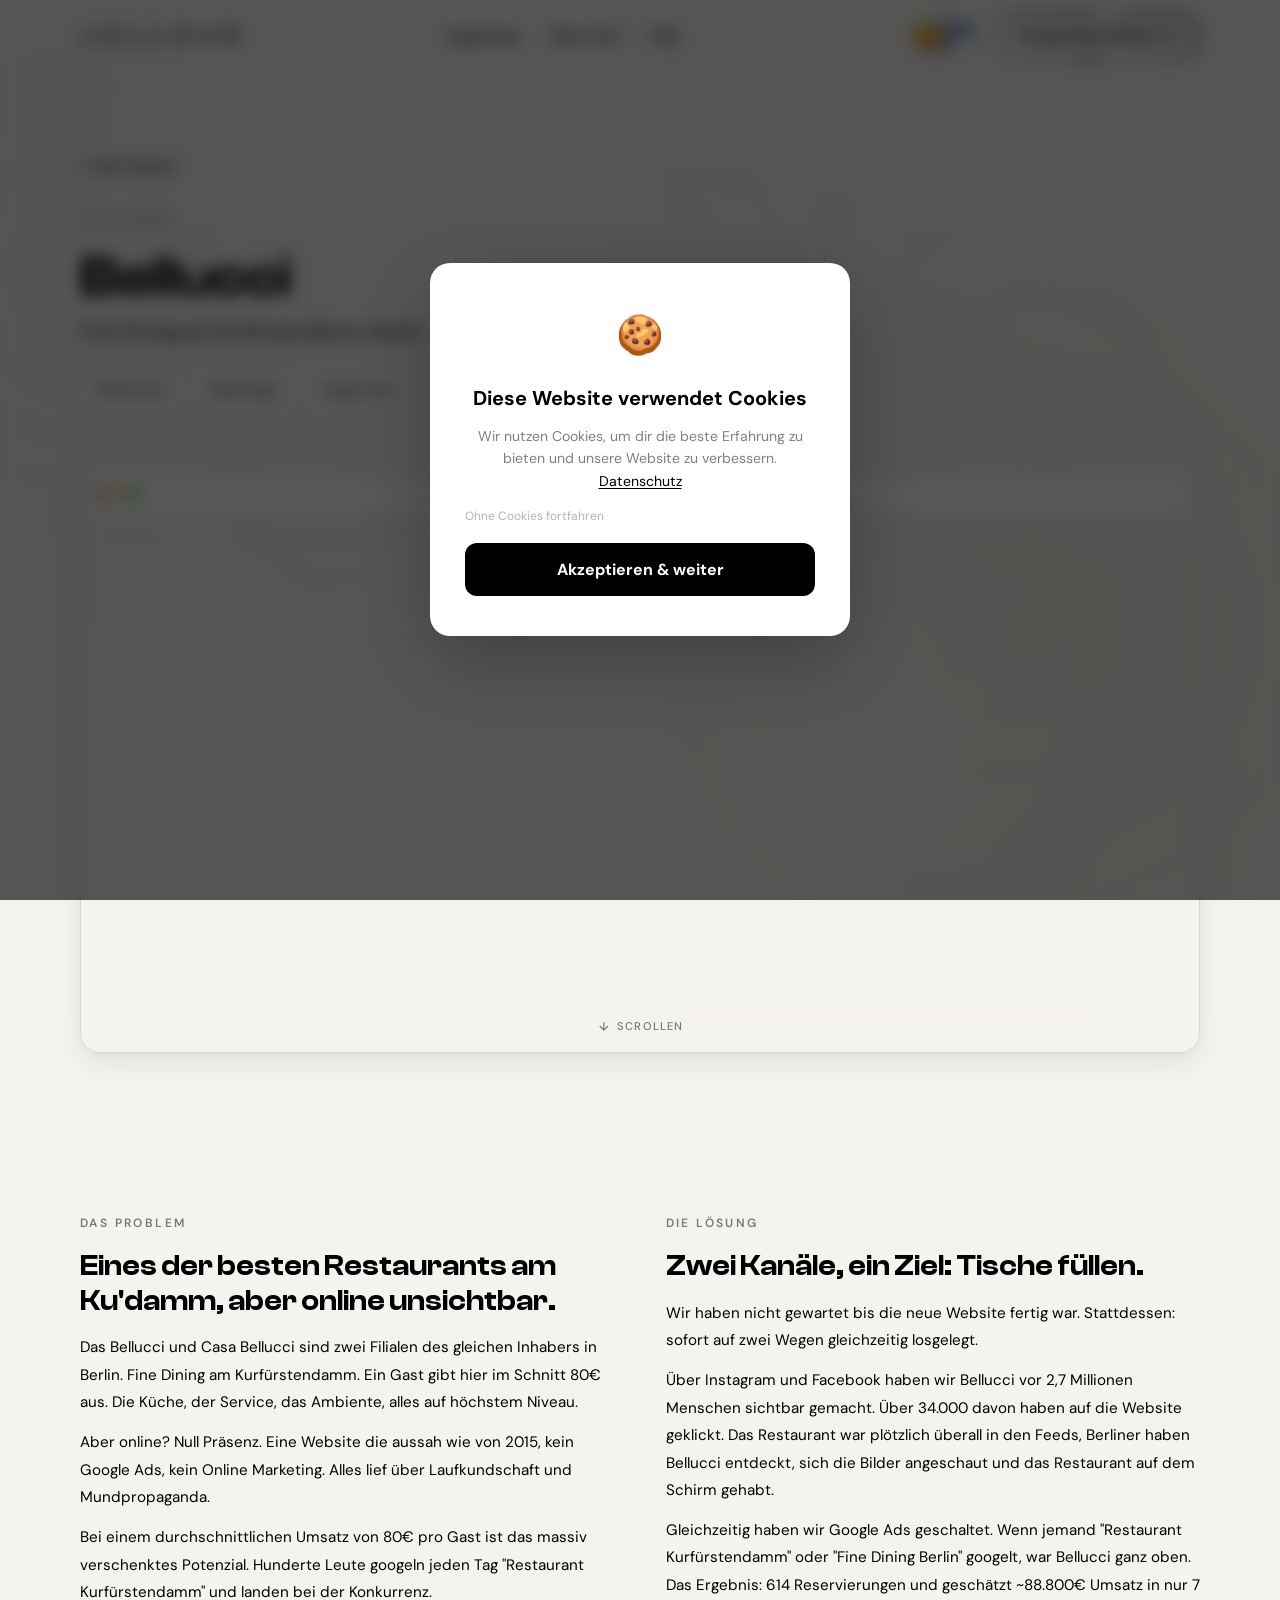
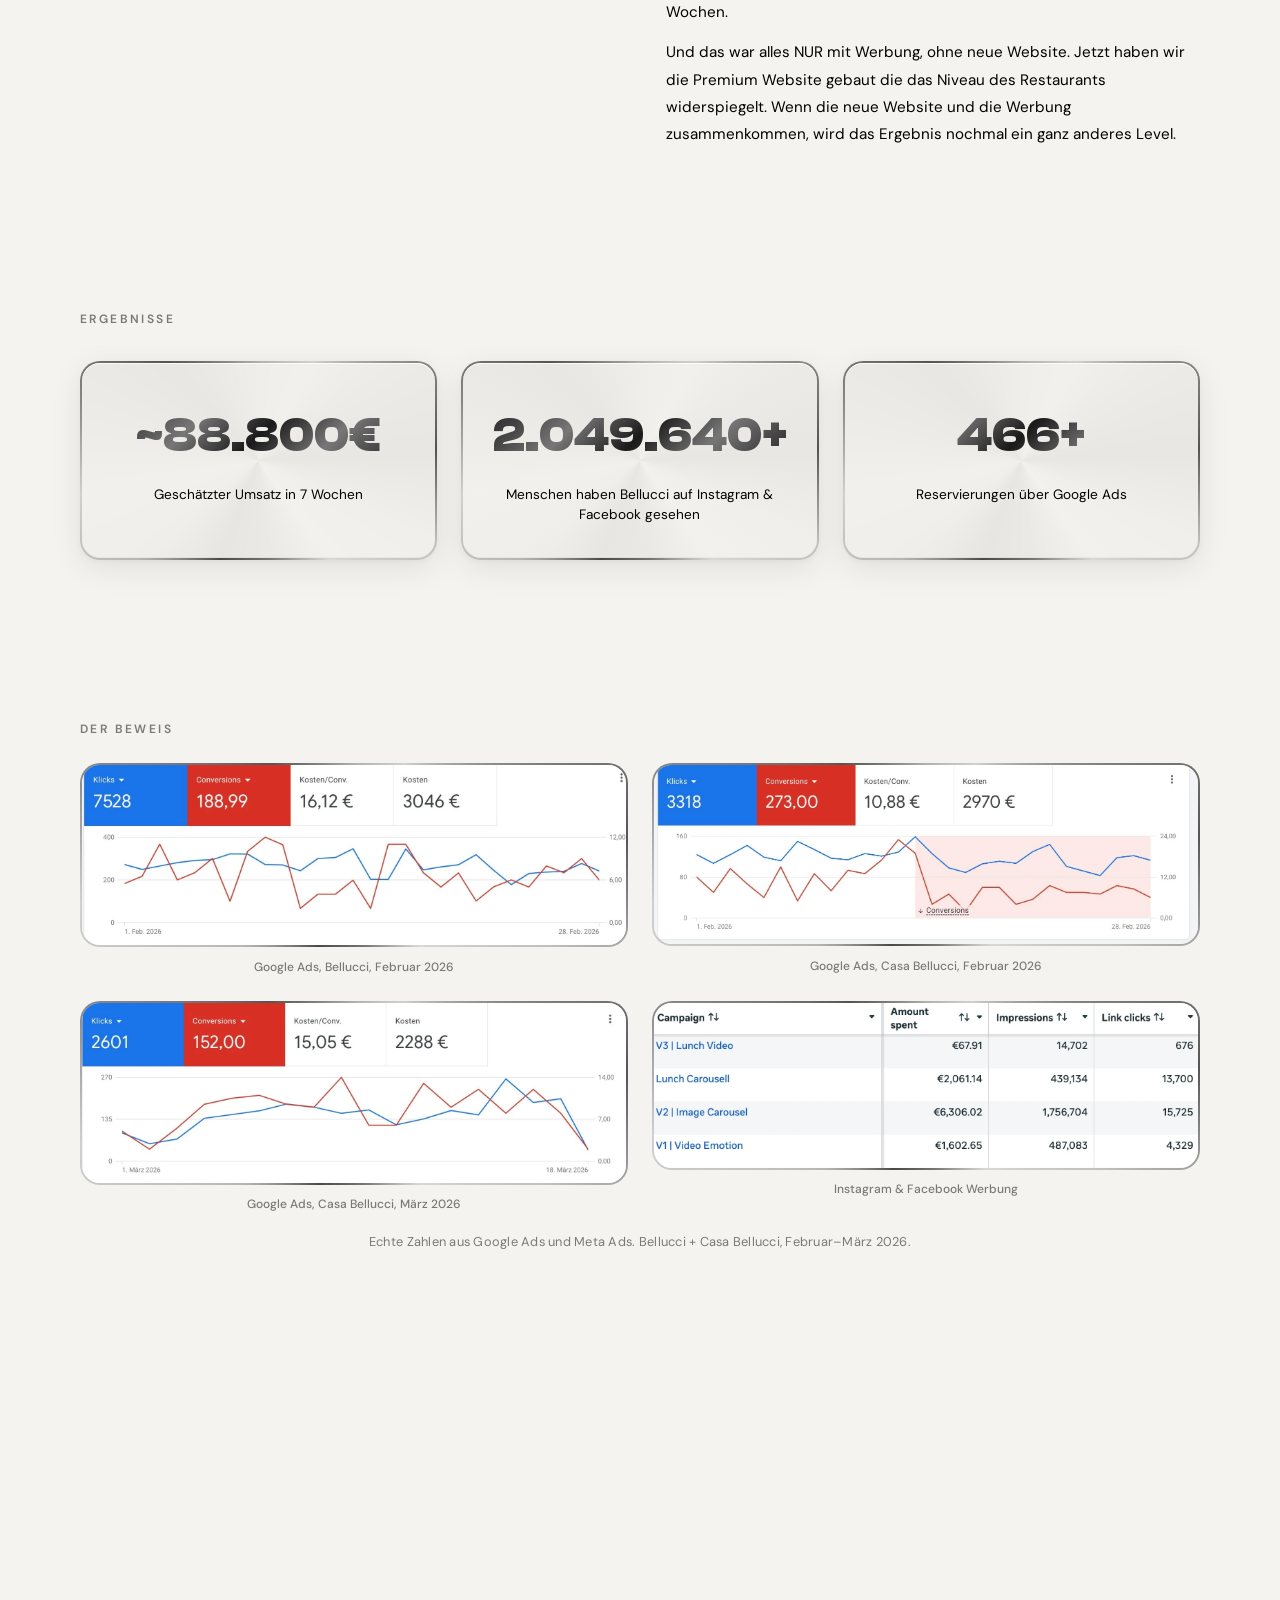
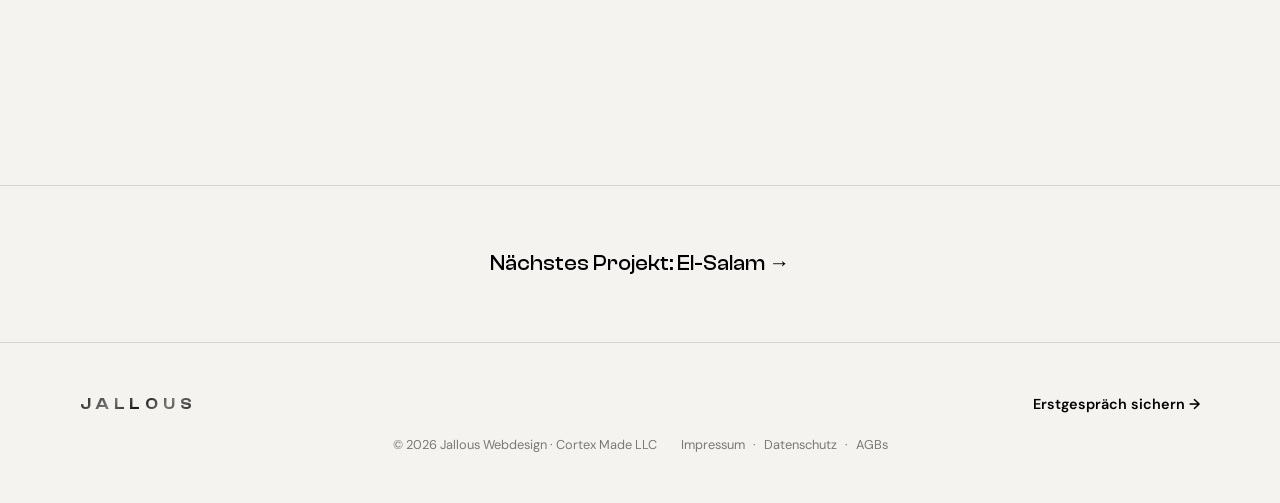
<file: projekte/bellucci.html>
<!DOCTYPE html>
<html lang="de" data-theme="light">
<head>
<meta charset="UTF-8">
<meta name="viewport" content="width=device-width, initial-scale=1.0">
<title>Bellucci — Fallstudie | Jallous Webdesign</title>
<meta name="description" content="Wie wir für Bellucci mit Google Ads ~88.800€ Umsatz in 7 Wochen generiert haben — nur mit Ads, ohne neue Website. Jetzt kommt beides zusammen.">
<meta name="robots" content="index, follow">
<link rel="canonical" href="https://jallous-webdesign.de/projekte/bellucci.html">
<meta property="og:title" content="Bellucci — Fallstudie | Jallous Webdesign">
<meta property="og:description" content="Wie wir für Bellucci mit Google Ads ~88.800€ Umsatz in 7 Wochen generiert haben — nur mit Ads, ohne neue Website. Jetzt kommt beides zusammen.">
<meta property="og:type" content="article">
<meta property="og:url" content="https://jallous-webdesign.de/projekte/bellucci.html">
<meta property="og:locale" content="de_DE">
<meta property="og:image" content="https://jallous-webdesign.de/projects/projekt-01.webp">
<script type="application/ld+json">
{
  "@context": "https://schema.org",
  "@type": "Article",
  "headline": "Bellucci — Fallstudie",
  "description": "Wie wir für Bellucci mit Google Ads ~88.800€ Umsatz in 7 Wochen generiert haben — nur mit Ads, ohne neue Website. Jetzt kommt beides zusammen.",
  "author": { "@type": "Person", "name": "Hassan Jallous" },
  "publisher": { "@type": "Organization", "name": "Jallous Webdesign", "url": "https://jallous-webdesign.de" },
  "url": "https://jallous-webdesign.de/projekte/bellucci.html"
}
</script>
<link rel="icon" type="image/png" sizes="64x64" href="../logos/favicon-64.png">
<link rel="icon" type="image/png" sizes="32x32" href="../logos/favicon-32.png">
<link rel="preconnect" href="https://fonts.googleapis.com">
<link rel="preconnect" href="https://fonts.gstatic.com" crossorigin>
<link href="https://fonts.googleapis.com/css2?family=DM+Sans:ital,opsz,wght@0,9..40,300;0,9..40,400;0,9..40,500;0,9..40,600;0,9..40,700;1,9..40,400&display=swap" rel="stylesheet">
<link rel="stylesheet" href="../css/shared.css">
<link rel="stylesheet" href="../css/projekt-detail.css">
<link rel="stylesheet" href="../css/cc.css">
<script defer src="../js/cc.js"></script>
<script defer src="../js/tracking.js"></script>
</head>
<body>

<!-- NAVIGATION (same as homepage, links prefixed with /) -->
<nav class="nav" id="nav">
  <div class="nav-inner">
    <a href="/" class="nav-logo"><span class="logo-letter">J</span><span class="logo-letter">A</span><span class="logo-letter">L</span><span class="logo-letter">L</span><span class="logo-letter">O</span><span class="logo-letter">U</span><span class="logo-letter">S</span></a>

    <ul class="nav-links" id="navLinks">
      <li><a href="/#ergebnisse" onclick="closeMenu()">Ergebnisse</a></li>
      <li><a href="/#ueber-mich" onclick="closeMenu()">Über mich</a></li>
      <li><a href="/#faq" onclick="closeMenu()">FAQ</a></li>
      <li><a href="/#bewerbung" class="nav-cta-mobile" onclick="closeMenu()">Erstgespräch sichern <span class="btn-arrow">→</span></a></li>
    </ul>

    <div class="nav-right">
      <button class="theme-toggle" id="themeToggle" aria-label="Farbschema wechseln">
        <span class="toggle-track"></span>
        <span class="toggle-clouds"></span>
        <span class="toggle-stars"></span>
        <span class="toggle-star-extra"></span>
        <span class="toggle-knob">
          <span class="toggle-crater"></span>
          <span class="toggle-crater"></span>
          <span class="toggle-crater"></span>
        </span>
      </button>
      <a href="/#bewerbung" class="nav-cta nav-cta-desktop">Erstgespräch sichern <span class="btn-arrow">→</span></a>
      <button class="nav-hamburger" id="navHamburger" aria-label="Menü öffnen">
        <span></span><span></span><span></span>
      </button>
    </div>
  </div>
</nav>

<!-- PROJEKT HERO -->
<section class="projekt-hero">
  <div class="container">
    <a href="/#ergebnisse" class="back-link">← Alle Projekte</a>
    <div class="section-label">FALLSTUDIE</div>
    <h1>Bellucci</h1>
    <p class="projekt-subtitle">Fine Dining am Kurfürstendamm, Berlin</p>
    <div class="projekt-meta">
      <span class="meta-tag">Restaurant</span>
      <span class="meta-tag">Webdesign</span>
      <span class="meta-tag">Google Ads</span>
    </div>
  </div>
</section>

<!-- HERO IMAGE -->
<section class="projekt-image-hero">
  <div class="container">
    <div class="website-preview">
      <div class="preview-browser-bar">
        <div class="preview-dots">
          <span class="preview-dot"></span>
          <span class="preview-dot"></span>
          <span class="preview-dot"></span>
        </div>
        <div class="preview-url-bar">bellucci-berlin.de</div>
      </div>
      <div class="preview-iframe-wrap">
        <iframe src="https://seagreen-lobster-495209.hostingersite.com/" sandbox="allow-scripts allow-same-origin" loading="lazy" title="Bellucci Website Vorschau"></iframe>
      </div>
      <span class="preview-scroll-hint">
        <svg viewBox="0 0 24 24" fill="none" stroke="currentColor" stroke-width="2"><path d="M12 5v14M19 12l-7 7-7-7"/></svg>
        Scrollen
      </span>
    </div>

    <!-- Mobile: Screenshot + Tap to open -->
    <div class="website-preview-mobile" id="mobilePreview">
      <img src="../projects/projekt-01.webp" alt="Bellucci Website Vorschau">
      <div class="preview-mobile-hint" id="mobileHint">
        <svg viewBox="0 0 24 24" fill="none" stroke="currentColor" stroke-width="2"><circle cx="12" cy="12" r="10"/><path d="M12 8v8M8 12h8"/></svg>
        <span>Website ansehen</span>
      </div>
    </div>
  </div>
</section>

<!-- Fullscreen Preview Modal -->
<div class="preview-modal" id="previewModal">
  <div class="preview-modal-bar">
    <div></div>
    <span class="preview-modal-url">bellucci-berlin.de</span>
    <button class="preview-modal-close" id="modalClose">✕</button>
  </div>
  <iframe id="modalIframe" sandbox="allow-scripts allow-same-origin" title="Bellucci Website"></iframe>
</div>

<!-- CASE STUDY: PROBLEM & LÖSUNG -->
<section class="projekt-case-study">
  <div class="container">
    <div class="case-grid">
      <div class="case-block reveal">
        <div class="section-label">DAS PROBLEM</div>
        <h2>Eines der besten Restaurants am Ku'damm, aber online unsichtbar.</h2>
        <p>Das Bellucci und Casa Bellucci sind zwei Filialen des gleichen Inhabers in Berlin. Fine Dining am Kurfürstendamm. Ein Gast gibt hier im Schnitt 80€ aus. Die Küche, der Service, das Ambiente, alles auf höchstem Niveau.</p>
        <p>Aber online? Null Präsenz. Eine Website die aussah wie von 2015, kein Google Ads, kein Online Marketing. Alles lief über Laufkundschaft und Mundpropaganda.</p>
        <p>Bei einem durchschnittlichen Umsatz von 80€ pro Gast ist das massiv verschenktes Potenzial. Hunderte Leute googeln jeden Tag "Restaurant Kurfürstendamm" und landen bei der Konkurrenz.</p>
      </div>
      <div class="case-block reveal reveal-delay-1">
        <div class="section-label">DIE LÖSUNG</div>
        <h2>Zwei Kanäle, ein Ziel: Tische füllen.</h2>
        <p>Wir haben nicht gewartet bis die neue Website fertig war. Stattdessen: sofort auf zwei Wegen gleichzeitig losgelegt.</p>
        <p>Über Instagram und Facebook haben wir Bellucci vor 2,7 Millionen Menschen sichtbar gemacht. Über 34.000 davon haben auf die Website geklickt. Das Restaurant war plötzlich überall in den Feeds, Berliner haben Bellucci entdeckt, sich die Bilder angeschaut und das Restaurant auf dem Schirm gehabt.</p>
        <p>Gleichzeitig haben wir Google Ads geschaltet. Wenn jemand "Restaurant Kurfürstendamm" oder "Fine Dining Berlin" googelt, war Bellucci ganz oben. Das Ergebnis: 614 Reservierungen und geschätzt ~88.800€ Umsatz in nur 7 Wochen.</p>
        <p>Und das war alles NUR mit Werbung, ohne neue Website. Jetzt haben wir die Premium Website gebaut die das Niveau des Restaurants widerspiegelt. Wenn die neue Website und die Werbung zusammenkommen, wird das Ergebnis nochmal ein ganz anderes Level.</p>
      </div>
    </div>
  </div>
</section>

<!-- ERGEBNISSE / KPIs -->
<section class="projekt-results">
  <div class="container">
    <div class="section-label">ERGEBNISSE</div>
    <div class="results-grid">
      <div class="result-card glass reveal">
        <span class="result-number chrome-text" data-count="88800" data-prefix="~" data-suffix="€">~88.800€</span>
        <span class="result-label">Geschätzter Umsatz in 7 Wochen</span>
      </div>
      <div class="result-card glass reveal reveal-delay-1">
        <span class="result-number chrome-text" data-count="2700000" data-suffix="+">2.700.000+</span>
        <span class="result-label">Menschen haben Bellucci auf Instagram & Facebook gesehen</span>
      </div>
      <div class="result-card glass reveal reveal-delay-2">
        <span class="result-number chrome-text" data-count="614" data-suffix="+">614+</span>
        <span class="result-label">Reservierungen über Google Ads</span>
      </div>
    </div>
  </div>
</section>

<!-- BEWEIS -->
<section class="projekt-beweis">
  <div class="container">
    <div class="section-label reveal">DER BEWEIS</div>
    <div class="beweis-grid beweis-grid-2x2 reveal reveal-delay-1">
      <div class="beweis-item">
        <div class="beweis-frame"><img src="../projects/bellucci-beweis-1.webp" alt="Google Ads Dashboard Bellucci, 189 Reservierungen, 7.528 Klicks, Februar 2026" loading="lazy"></div>
        <span class="beweis-label">Google Ads, Bellucci, Februar 2026</span>
      </div>
      <div class="beweis-item">
        <div class="beweis-frame"><img src="../projects/bellucci-beweis-2.webp" alt="Google Ads Dashboard Casa Bellucci, 273 Reservierungen, 3.318 Klicks, Februar 2026" loading="lazy"></div>
        <span class="beweis-label">Google Ads, Casa Bellucci, Februar 2026</span>
      </div>
      <div class="beweis-item">
        <div class="beweis-frame"><img src="../projects/bellucci-beweis-3.webp" alt="Google Ads Dashboard Casa Bellucci, 152 Reservierungen, 2.601 Klicks, März 2026" loading="lazy"></div>
        <span class="beweis-label">Google Ads, Casa Bellucci, März 2026</span>
      </div>
      <div class="beweis-item">
        <div class="beweis-frame"><img src="../projects/bellucci-beweis-4.webp" alt="Meta Ads Dashboard, 2.7 Millionen Menschen erreicht, 34.430 Website Besucher" loading="lazy"></div>
        <span class="beweis-label">Instagram & Facebook Werbung</span>
      </div>
    </div>
    <p class="beweis-caption reveal reveal-delay-2">Echte Zahlen aus Google Ads und Meta Ads. Bellucci + Casa Bellucci, Februar–März 2026.</p>
  </div>
</section>

<!-- CTA -->
<section class="projekt-cta">
  <div class="container">
    <h2 class="reveal">Willst du ähnliche Ergebnisse?</h2>
    <p class="reveal reveal-delay-1">Im Erstgespräch schaue ich mir deine Situation an und sage dir ehrlich ob und wie ich dir helfen kann.</p>
    <a href="/#bewerbung" class="btn-primary reveal reveal-delay-2">Erstgespräch sichern <span class="btn-arrow">→</span></a>
  </div>
</section>

<!-- NÄCHSTES PROJEKT -->
<div class="projekt-nav">
  <div class="container">
    <a href="el-salam.html" class="projekt-nav-link">Nächstes Projekt: El-Salam →</a>
  </div>
</div>

<!-- FOOTER -->
<footer class="footer">
  <div class="container">
    <div class="footer-inner">
      <a href="/" class="footer-logo">JALLOUS</a>
      <a href="/#bewerbung" class="footer-cta">Erstgespräch sichern <span class="btn-arrow">→</span></a>
    </div>
    <div class="footer-legal">
      <span class="footer-copy">© 2026 Jallous Webdesign · Cortex Made LLC</span>
      <span class="footer-links"><a href="../impressum.html">Impressum</a> · <a href="../datenschutz.html">Datenschutz</a> · <a href="../agb.html">AGBs</a></span>
    </div>
  </div>
</footer>

<script>
/* Mobile preview: show hint after 2s, open fullscreen modal on tap */
(function() {
  var hint = document.getElementById('mobileHint');
  var mobilePreview = document.getElementById('mobilePreview');
  var modal = document.getElementById('previewModal');
  var modalIframe = document.getElementById('modalIframe');
  var modalClose = document.getElementById('modalClose');
  var iframeSrc = 'https://seagreen-lobster-495209.hostingersite.com/';

  if (hint) {
    setTimeout(function() {
      hint.classList.add('visible');
    }, 2000);
  }

  if (mobilePreview) {
    mobilePreview.addEventListener('click', function() {
      modalIframe.src = iframeSrc;
      modal.classList.add('active');
      document.body.style.overflow = 'hidden';
    });
  }

  if (modalClose) {
    modalClose.addEventListener('click', function() {
      modal.classList.remove('active');
      document.body.style.overflow = '';
      modalIframe.src = '';
    });
  }
})();
</script>
<script src="../js/shared.js"></script>
</body>
</html>
</file>
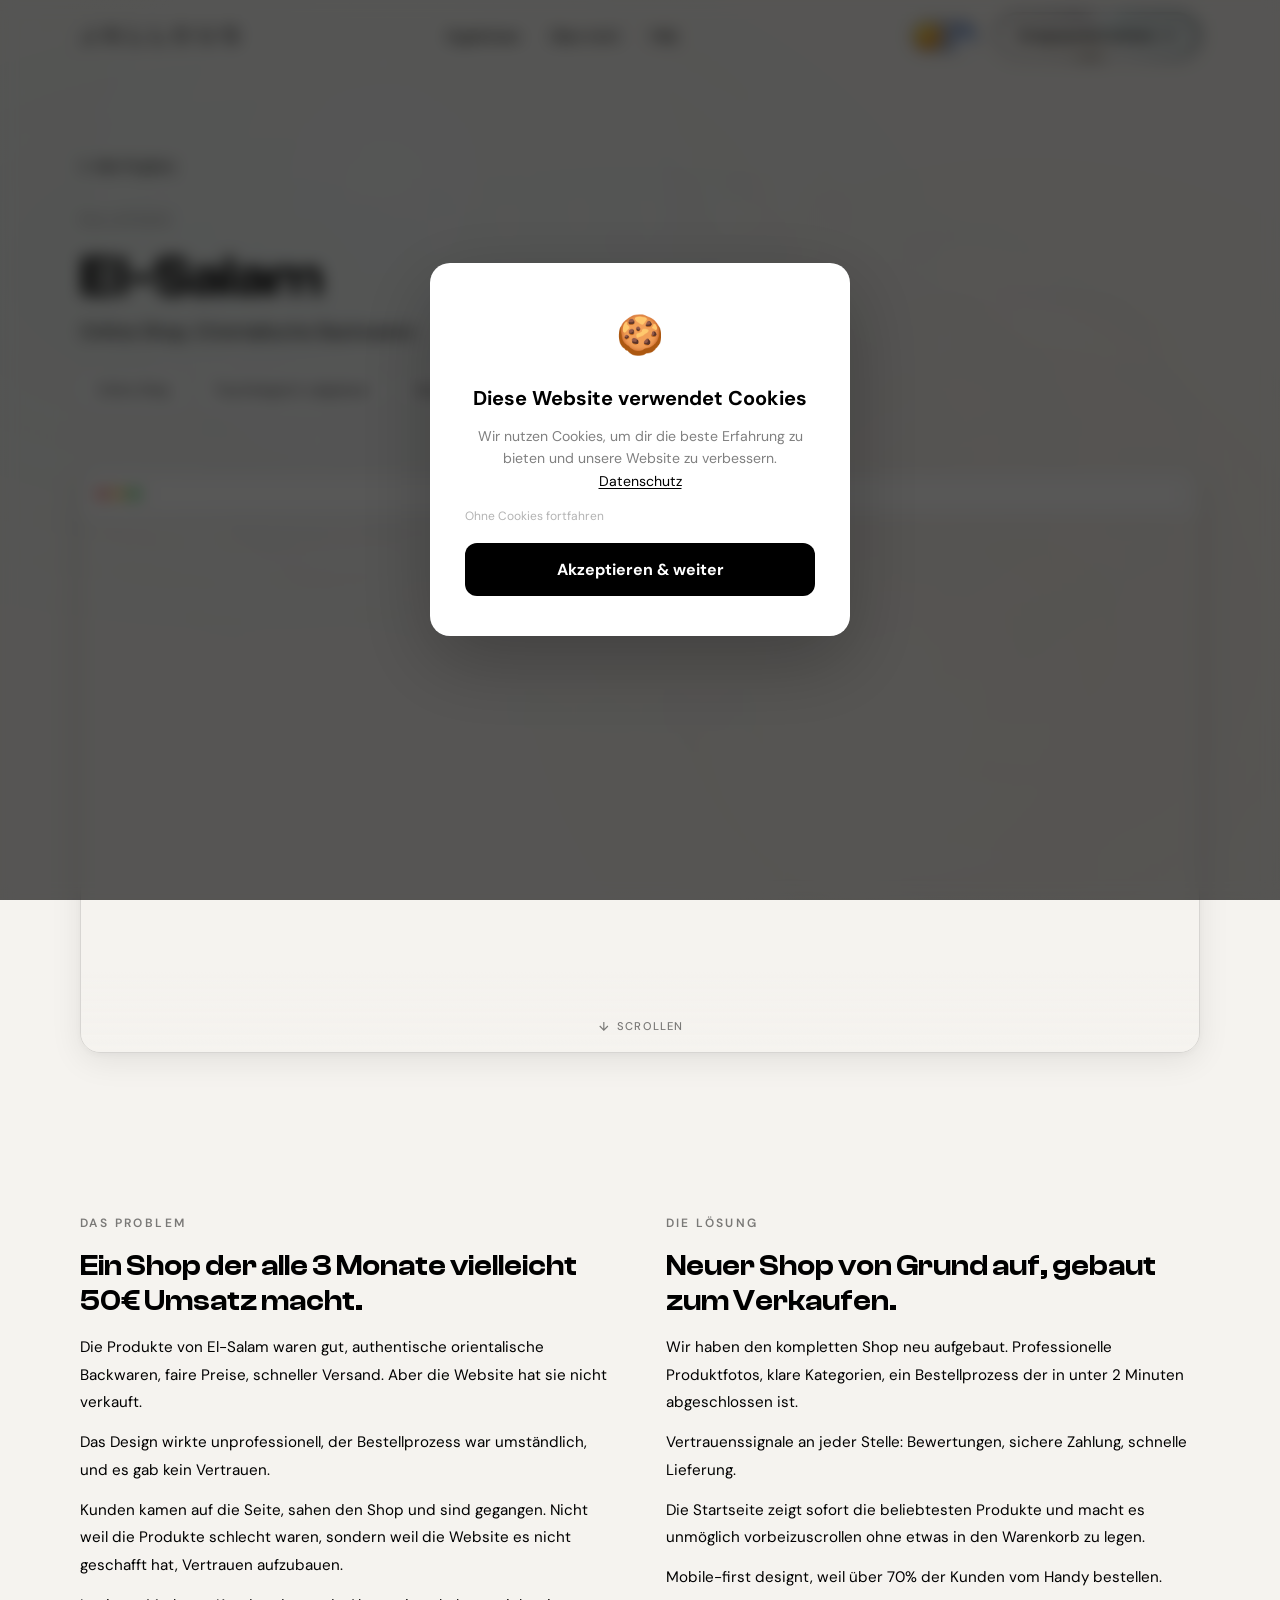
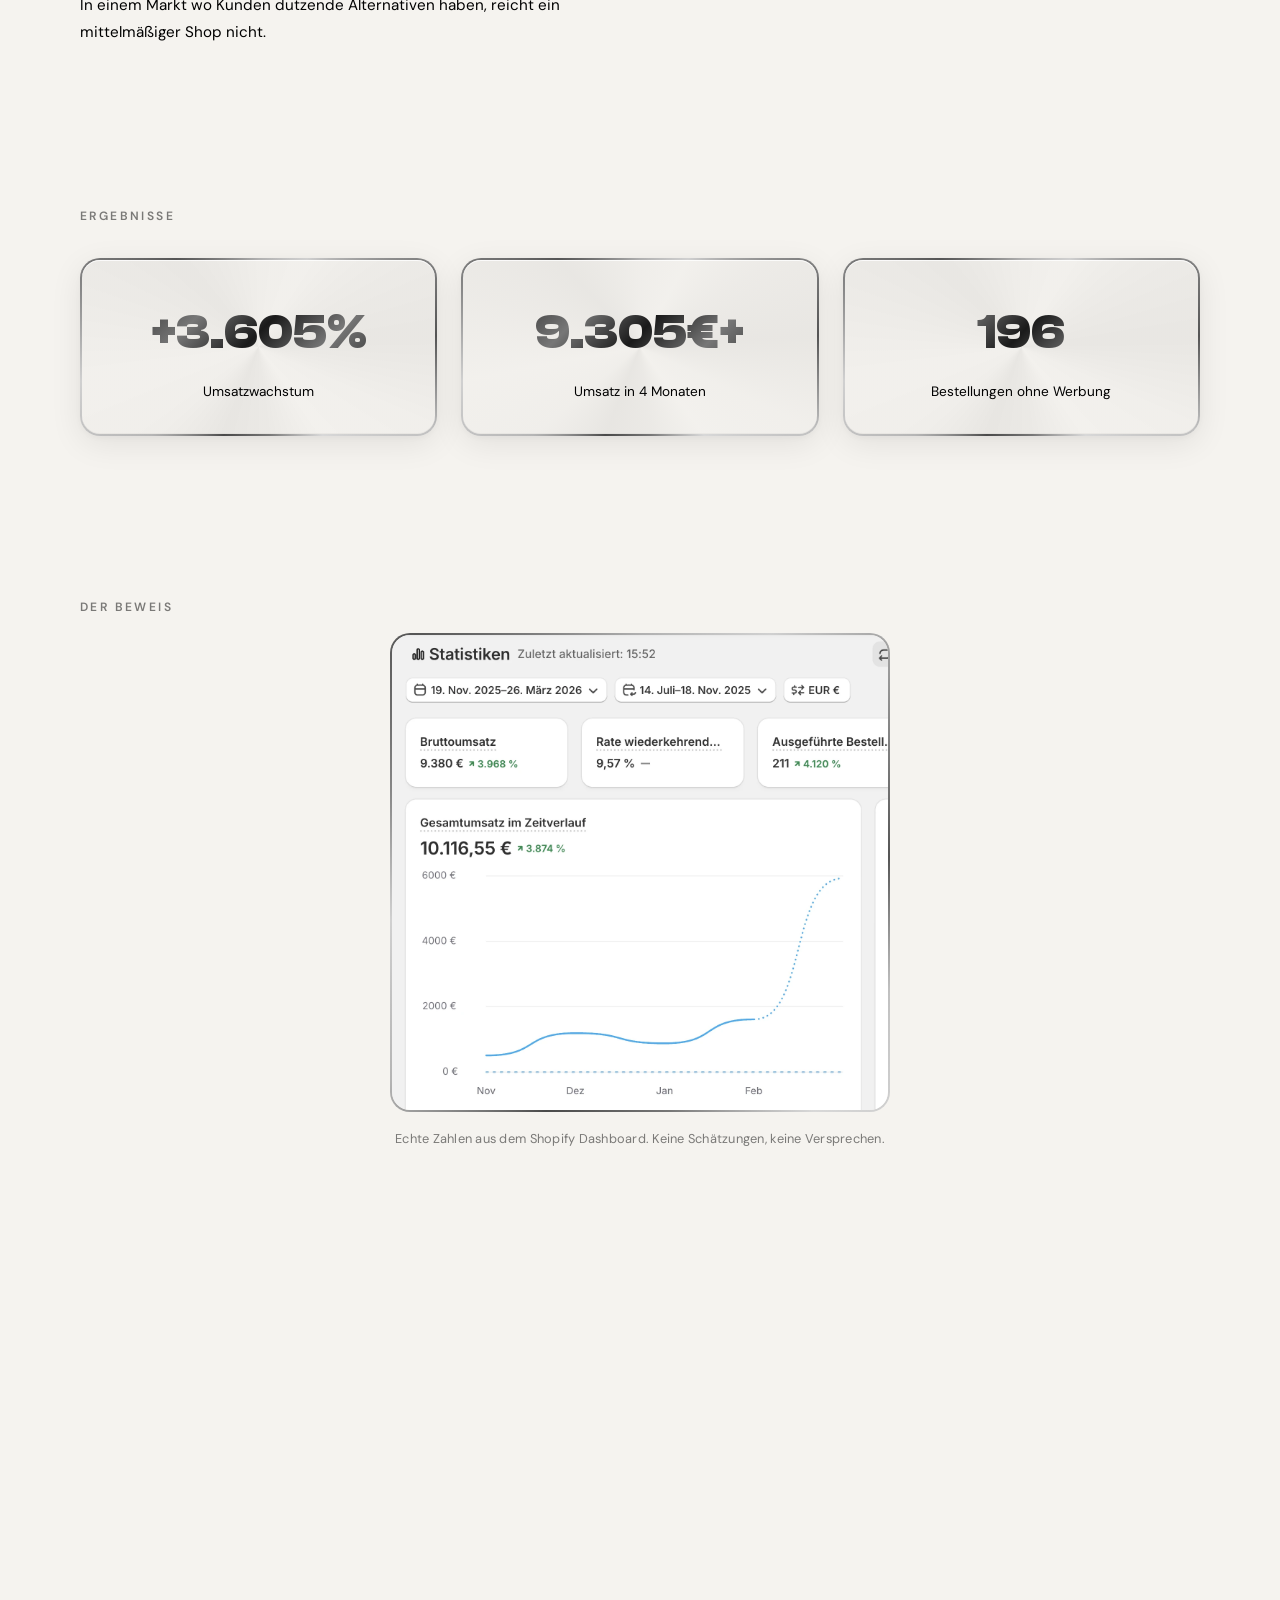
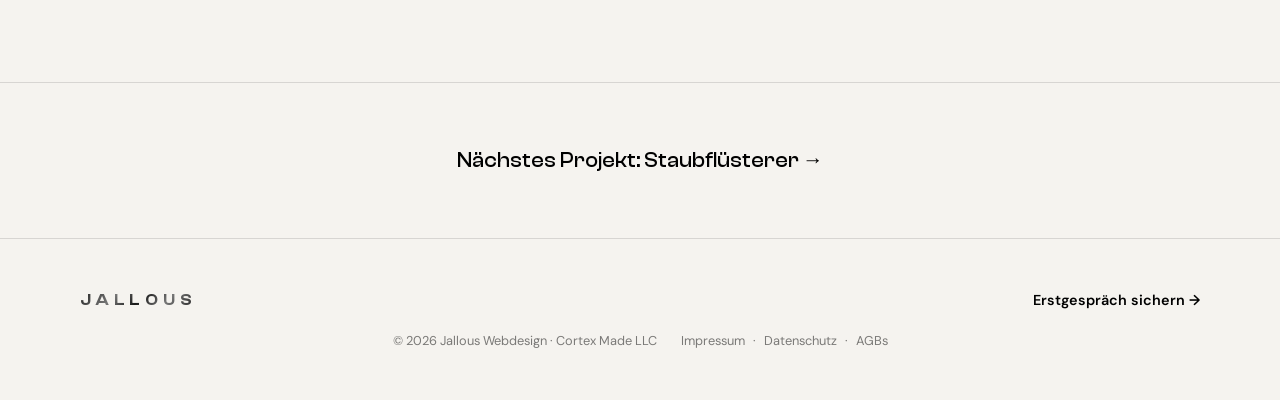
<file: projekte/el-salam.html>
<!DOCTYPE html>
<html lang="de" data-theme="light">
<head>
<meta charset="UTF-8">
<meta name="viewport" content="width=device-width, initial-scale=1.0">
<title>El-Salam — Fallstudie | Jallous Webdesign</title>
<meta name="description" content="Wie wir für El-Salam einen Online Shop gebaut haben der in 4 Monaten über 10.000€ Umsatz generiert hat — ohne einen Cent in Werbung.">
<meta name="robots" content="index, follow">
<link rel="canonical" href="https://jallous-webdesign.de/projekte/el-salam.html">
<meta property="og:title" content="El-Salam — Fallstudie | Jallous Webdesign">
<meta property="og:description" content="Wie wir für El-Salam einen Online Shop gebaut haben der in 4 Monaten über 10.000€ Umsatz generiert hat — ohne einen Cent in Werbung.">
<meta property="og:type" content="article">
<meta property="og:url" content="https://jallous-webdesign.de/projekte/el-salam.html">
<meta property="og:locale" content="de_DE">
<meta property="og:image" content="https://jallous-webdesign.de/projects/projekt-02.webp">
<script type="application/ld+json">
{
  "@context": "https://schema.org",
  "@type": "Article",
  "headline": "El-Salam — Fallstudie",
  "description": "Wie wir für El-Salam einen Online Shop gebaut haben der in 4 Monaten über 10.000€ Umsatz generiert hat — ohne einen Cent in Werbung.",
  "author": { "@type": "Person", "name": "Hassan Jallous" },
  "publisher": { "@type": "Organization", "name": "Jallous Webdesign", "url": "https://jallous-webdesign.de" },
  "url": "https://jallous-webdesign.de/projekte/el-salam.html"
}
</script>
<link rel="icon" type="image/png" sizes="64x64" href="../logos/favicon-64.png">
<link rel="icon" type="image/png" sizes="32x32" href="../logos/favicon-32.png">
<link rel="preconnect" href="https://fonts.googleapis.com">
<link rel="preconnect" href="https://fonts.gstatic.com" crossorigin>
<link href="https://fonts.googleapis.com/css2?family=DM+Sans:ital,opsz,wght@0,9..40,300;0,9..40,400;0,9..40,500;0,9..40,600;0,9..40,700;1,9..40,400&display=swap" rel="stylesheet">
<link rel="stylesheet" href="../css/shared.css">
<link rel="stylesheet" href="../css/projekt-detail.css">
<link rel="stylesheet" href="../css/cc.css">
<script defer src="../js/cc.js"></script>
<script defer src="../js/tracking.js"></script>
</head>
<body>

<nav class="nav" id="nav">
  <div class="nav-inner">
    <a href="/" class="nav-logo"><span class="logo-letter">J</span><span class="logo-letter">A</span><span class="logo-letter">L</span><span class="logo-letter">L</span><span class="logo-letter">O</span><span class="logo-letter">U</span><span class="logo-letter">S</span></a>
    <ul class="nav-links" id="navLinks">
      <li><a href="/#ergebnisse" onclick="closeMenu()">Ergebnisse</a></li>
      <li><a href="/#ueber-mich" onclick="closeMenu()">Über mich</a></li>
      <li><a href="/#faq" onclick="closeMenu()">FAQ</a></li>
      <li><a href="/#bewerbung" class="nav-cta-mobile" onclick="closeMenu()">Erstgespräch sichern <span class="btn-arrow">→</span></a></li>
    </ul>
    <div class="nav-right">
      <button class="theme-toggle" id="themeToggle" aria-label="Farbschema wechseln">
        <span class="toggle-track"></span>
        <span class="toggle-clouds"></span>
        <span class="toggle-stars"></span>
        <span class="toggle-star-extra"></span>
        <span class="toggle-knob">
          <span class="toggle-crater"></span>
          <span class="toggle-crater"></span>
          <span class="toggle-crater"></span>
        </span>
      </button>
      <a href="/#bewerbung" class="nav-cta nav-cta-desktop">Erstgespräch sichern <span class="btn-arrow">→</span></a>
      <button class="nav-hamburger" id="navHamburger" aria-label="Menü öffnen">
        <span></span><span></span><span></span>
      </button>
    </div>
  </div>
</nav>

<section class="projekt-hero">
  <div class="container">
    <a href="/#ergebnisse" class="back-link">← Alle Projekte</a>
    <div class="section-label">FALLSTUDIE</div>
    <h1>El-Salam</h1>
    <p class="projekt-subtitle">Online Shop, Orientalische Backwaren</p>
    <div class="projekt-meta">
      <span class="meta-tag">Online Shop</span>
      <span class="meta-tag">Psychologisch aufgebaut</span>
      <span class="meta-tag">Geschäfts & Privatkunden</span>
    </div>
  </div>
</section>

<section class="projekt-image-hero">
  <div class="container">
    <div class="website-preview">
      <div class="preview-browser-bar">
        <div class="preview-dots">
          <span class="preview-dot"></span>
          <span class="preview-dot"></span>
          <span class="preview-dot"></span>
        </div>
        <div class="preview-url-bar">el-salam.com</div>
      </div>
      <div class="preview-iframe-wrap">
        <iframe src="https://el-salam.com" sandbox="allow-scripts allow-same-origin" loading="lazy" title="El-Salam Shop Vorschau"></iframe>
      </div>
      <span class="preview-scroll-hint">
        <svg viewBox="0 0 24 24" fill="none" stroke="currentColor" stroke-width="2"><path d="M12 5v14M19 12l-7 7-7-7"/></svg>
        Scrollen
      </span>
    </div>

    <!-- Mobile: Screenshot + Tap to open -->
    <div class="website-preview-mobile" id="mobilePreview">
      <img src="../projects/projekt-04.webp" alt="El-Salam Shop Vorschau">
      <div class="preview-mobile-hint" id="mobileHint">
        <svg viewBox="0 0 24 24" fill="none" stroke="currentColor" stroke-width="2"><circle cx="12" cy="12" r="10"/><path d="M12 8v8M8 12h8"/></svg>
        <span>Website ansehen</span>
      </div>
    </div>
  </div>
</section>

<!-- Fullscreen Preview Modal -->
<div class="preview-modal" id="previewModal">
  <div class="preview-modal-bar">
    <div></div>
    <span class="preview-modal-url">el-salam.com</span>
    <button class="preview-modal-close" id="modalClose">✕</button>
  </div>
  <iframe id="modalIframe" sandbox="allow-scripts allow-same-origin" title="El-Salam Shop"></iframe>
</div>

<section class="projekt-case-study">
  <div class="container">
    <div class="case-grid">
      <div class="case-block reveal">
        <div class="section-label">DAS PROBLEM</div>
        <h2>Ein Shop der alle 3 Monate vielleicht 50€ Umsatz macht.</h2>
        <p>Die Produkte von El-Salam waren gut, authentische orientalische Backwaren, faire Preise, schneller Versand. Aber die Website hat sie nicht verkauft.</p>
        <p>Das Design wirkte unprofessionell, der Bestellprozess war umständlich, und es gab kein Vertrauen.</p>
        <p>Kunden kamen auf die Seite, sahen den Shop und sind gegangen. Nicht weil die Produkte schlecht waren, sondern weil die Website es nicht geschafft hat, Vertrauen aufzubauen.</p>
        <p>In einem Markt wo Kunden dutzende Alternativen haben, reicht ein mittelmäßiger Shop nicht.</p>
      </div>
      <div class="case-block reveal reveal-delay-1">
        <div class="section-label">DIE LÖSUNG</div>
        <h2>Neuer Shop von Grund auf, gebaut zum Verkaufen.</h2>
        <p>Wir haben den kompletten Shop neu aufgebaut. Professionelle Produktfotos, klare Kategorien, ein Bestellprozess der in unter 2 Minuten abgeschlossen ist.</p>
        <p>Vertrauenssignale an jeder Stelle: Bewertungen, sichere Zahlung, schnelle Lieferung.</p>
        <p>Die Startseite zeigt sofort die beliebtesten Produkte und macht es unmöglich vorbeizuscrollen ohne etwas in den Warenkorb zu legen.</p>
        <p>Mobile-first designt, weil über 70% der Kunden vom Handy bestellen.</p>
      </div>
    </div>
  </div>
</section>

<section class="projekt-results">
  <div class="container">
    <div class="section-label">ERGEBNISSE</div>
    <div class="results-grid">
      <div class="result-card glass reveal">
        <span class="result-number chrome-text">+3.874%</span>
        <span class="result-label">Umsatzwachstum</span>
      </div>
      <div class="result-card glass reveal reveal-delay-1">
        <span class="result-number chrome-text">10.000€+</span>
        <span class="result-label">Umsatz in 4 Monaten</span>
      </div>
      <div class="result-card glass reveal reveal-delay-2">
        <span class="result-number chrome-text">211</span>
        <span class="result-label">Bestellungen ohne Werbung</span>
      </div>
    </div>
  </div>
</section>

<section class="projekt-beweis">
  <div class="container">
    <div class="section-label reveal">DER BEWEIS</div>
    <div class="beweis-frame reveal reveal-delay-1">
      <img src="../projects/el-salam-beweis.webp" alt="Shopify Dashboard zeigt über 10.000€ Umsatz" loading="lazy">
    </div>
    <p class="beweis-caption reveal reveal-delay-2">Echte Zahlen aus dem Shopify Dashboard. Keine Schätzungen, keine Versprechen.</p>
  </div>
</section>

<section class="projekt-cta">
  <div class="container">
    <h2 class="reveal">Willst du ähnliche Ergebnisse?</h2>
    <p class="reveal reveal-delay-1">Im Erstgespräch schaue ich mir deine Situation an und sage dir ehrlich ob und wie ich dir helfen kann.</p>
    <a href="/#bewerbung" class="btn-primary reveal reveal-delay-2">Erstgespräch sichern <span class="btn-arrow">→</span></a>
  </div>
</section>

<div class="projekt-nav">
  <div class="container">
    <a href="staubfluesterer.html" class="projekt-nav-link">Nächstes Projekt: Staubflüsterer →</a>
  </div>
</div>

<footer class="footer">
  <div class="container">
    <div class="footer-inner">
      <a href="/" class="footer-logo">JALLOUS</a>
      <a href="/#bewerbung" class="footer-cta">Erstgespräch sichern <span class="btn-arrow">→</span></a>
    </div>
    <div class="footer-legal">
      <span class="footer-copy">© 2026 Jallous Webdesign · Cortex Made LLC</span>
      <span class="footer-links"><a href="../impressum.html">Impressum</a> · <a href="../datenschutz.html">Datenschutz</a> · <a href="../agb.html">AGBs</a></span>
    </div>
  </div>
</footer>

<script>
/* Mobile preview: show hint after 2s, open fullscreen modal on tap */
(function() {
  var hint = document.getElementById('mobileHint');
  var mobilePreview = document.getElementById('mobilePreview');
  var modal = document.getElementById('previewModal');
  var modalIframe = document.getElementById('modalIframe');
  var modalClose = document.getElementById('modalClose');
  var iframeSrc = 'https://el-salam.com';

  if (hint) {
    setTimeout(function() {
      hint.classList.add('visible');
    }, 2000);
  }

  if (mobilePreview) {
    mobilePreview.addEventListener('click', function() {
      modalIframe.src = iframeSrc;
      modal.classList.add('active');
      document.body.style.overflow = 'hidden';
    });
  }

  if (modalClose) {
    modalClose.addEventListener('click', function() {
      modal.classList.remove('active');
      document.body.style.overflow = '';
      modalIframe.src = '';
    });
  }
})();
</script>
<script src="../js/shared.js"></script>
</body>
</html>
</file>
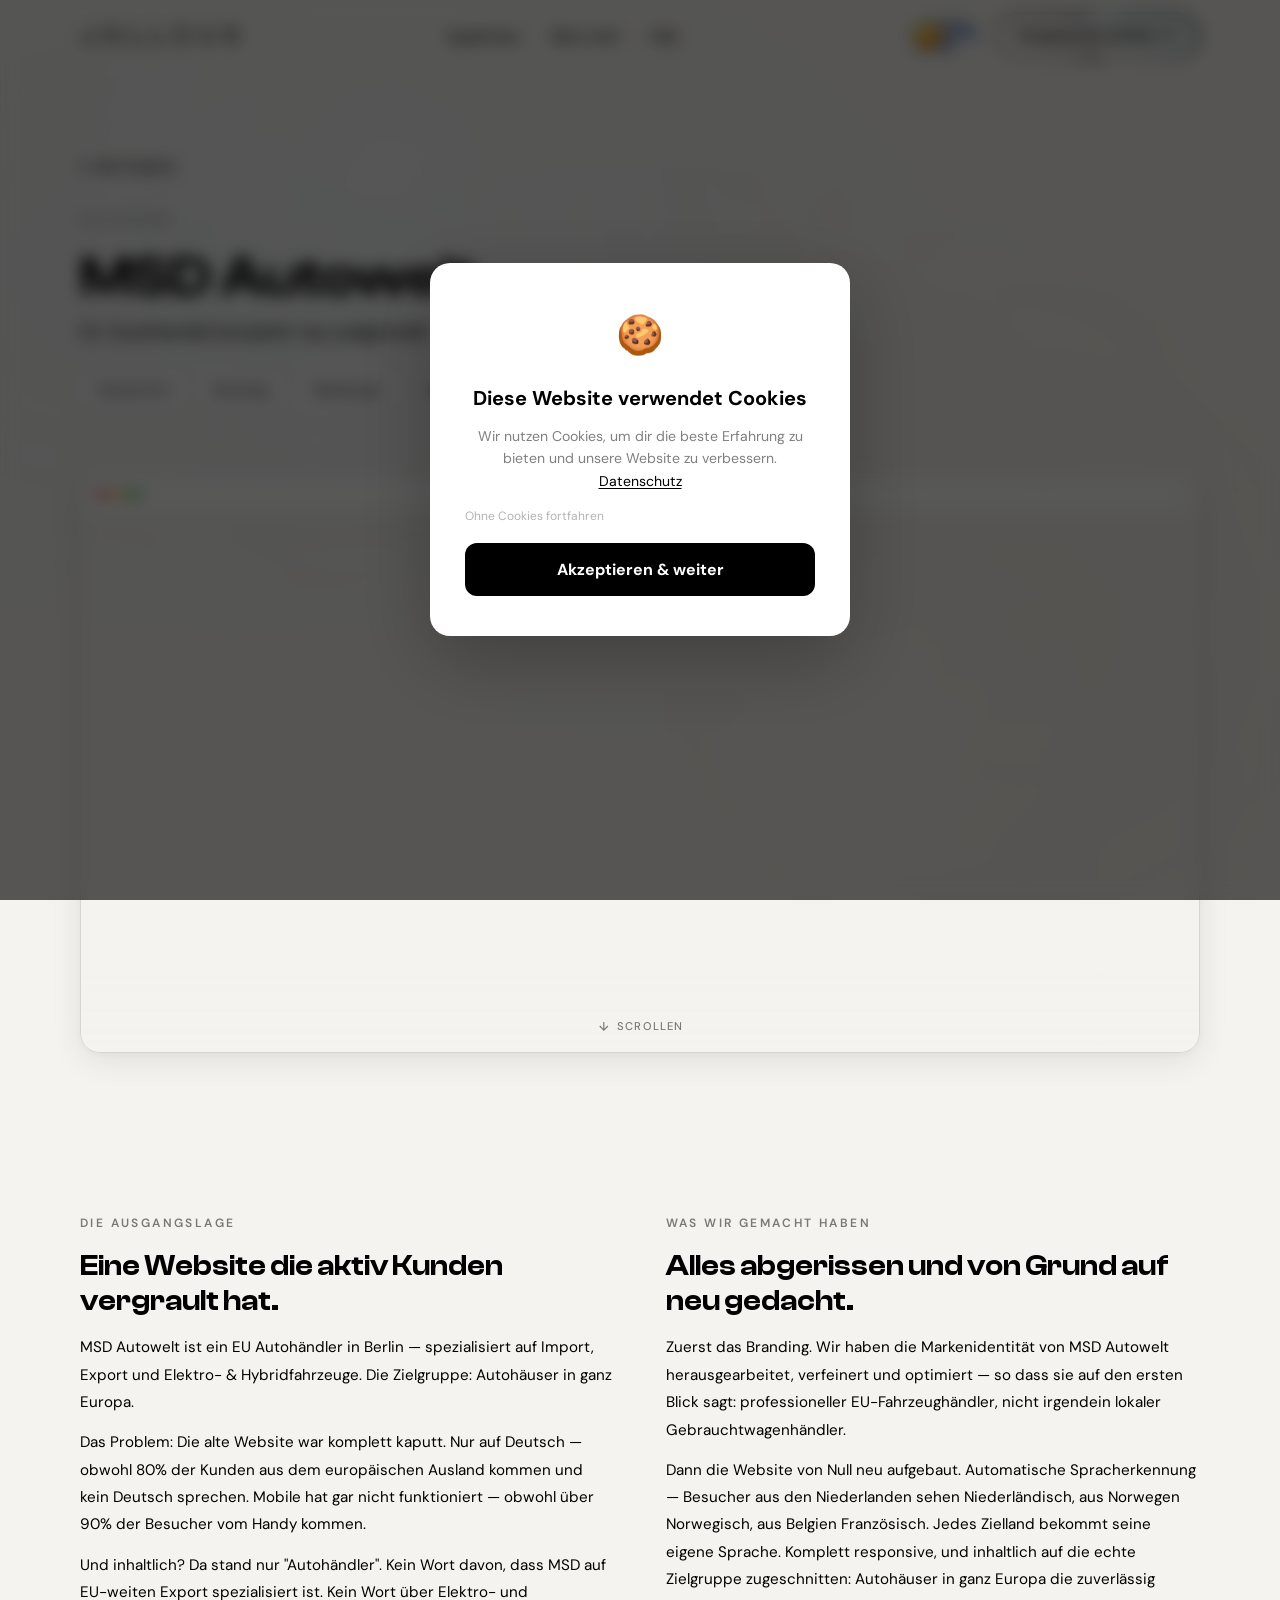
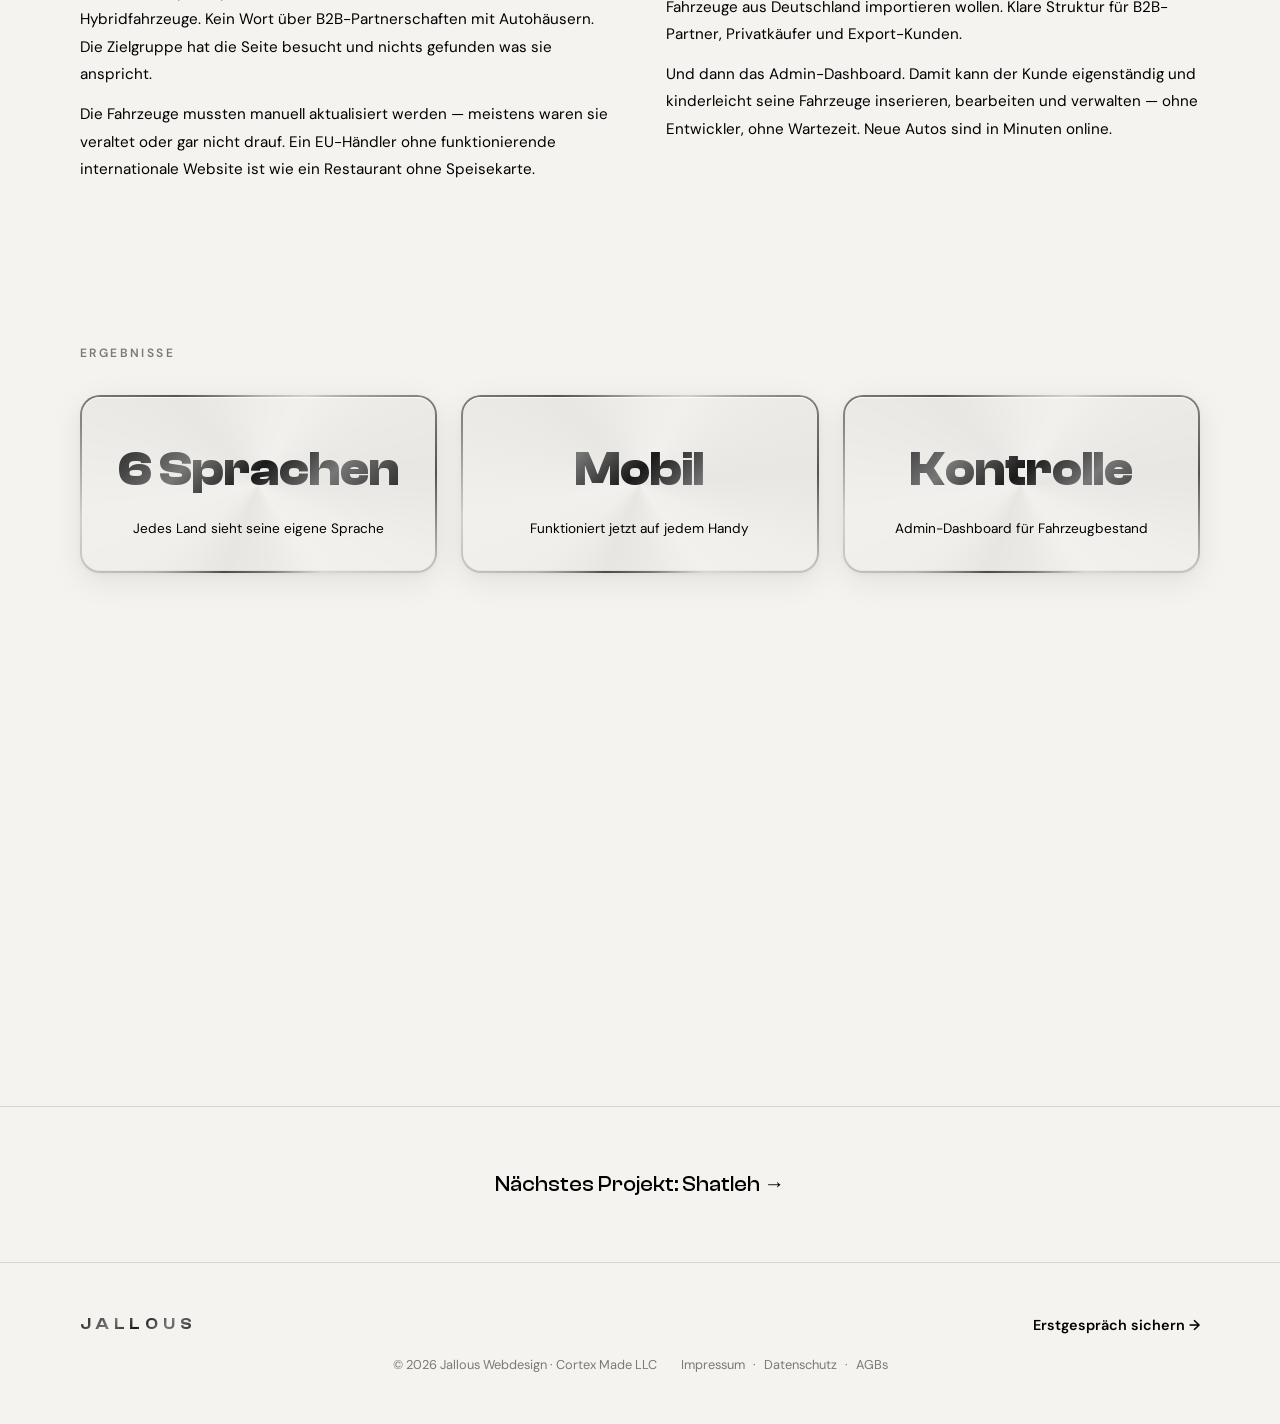
<file: projekte/msd-autowelt.html>
<!DOCTYPE html>
<html lang="de" data-theme="light">
<head>
<meta charset="UTF-8">
<meta name="viewport" content="width=device-width, initial-scale=1.0">
<title>MSD Autowelt — Fallstudie | Jallous Webdesign</title>
<meta name="description" content="Wie wir für einen EU Autohändler die komplette Website neu aufgebaut haben — Branding, mehrsprachig, mobile-first und ein Admin-Dashboard für eigenständige Fahrzeugverwaltung.">
<meta name="robots" content="index, follow">
<link rel="canonical" href="https://jallous-webdesign.de/projekte/msd-autowelt.html">
<meta property="og:title" content="MSD Autowelt — Fallstudie | Jallous Webdesign">
<meta property="og:description" content="Wie wir für einen EU Autohändler die komplette Website neu aufgebaut haben — Branding, mehrsprachig, mobile-first und ein Admin-Dashboard für eigenständige Fahrzeugverwaltung.">
<meta property="og:type" content="article">
<meta property="og:url" content="https://jallous-webdesign.de/projekte/msd-autowelt.html">
<meta property="og:locale" content="de_DE">
<meta property="og:image" content="https://jallous-webdesign.de/projects/projekt-04.webp">
<script type="application/ld+json">
{
  "@context": "https://schema.org",
  "@type": "Article",
  "headline": "MSD Autowelt — Fallstudie",
  "description": "Wie wir für einen EU Autohändler die komplette Website neu aufgebaut haben — Branding, mehrsprachig, mobile-first und ein Admin-Dashboard für eigenständige Fahrzeugverwaltung.",
  "author": { "@type": "Person", "name": "Hassan Jallous" },
  "publisher": { "@type": "Organization", "name": "Jallous Webdesign", "url": "https://jallous-webdesign.de" },
  "url": "https://jallous-webdesign.de/projekte/msd-autowelt.html"
}
</script>
<link rel="icon" type="image/png" sizes="64x64" href="../logos/favicon-64.png">
<link rel="icon" type="image/png" sizes="32x32" href="../logos/favicon-32.png">
<link rel="preconnect" href="https://fonts.googleapis.com">
<link rel="preconnect" href="https://fonts.gstatic.com" crossorigin>
<link href="https://fonts.googleapis.com/css2?family=DM+Sans:ital,opsz,wght@0,9..40,300;0,9..40,400;0,9..40,500;0,9..40,600;0,9..40,700;1,9..40,400&display=swap" rel="stylesheet">
<link rel="stylesheet" href="../css/shared.css">
<link rel="stylesheet" href="../css/projekt-detail.css">
<link rel="stylesheet" href="../css/cc.css">
<script defer src="../js/cc.js"></script>
<script defer src="../js/tracking.js"></script>
</head>
<body>

<!-- NAVIGATION -->
<nav class="nav" id="nav">
  <div class="nav-inner">
    <a href="/" class="nav-logo"><span class="logo-letter">J</span><span class="logo-letter">A</span><span class="logo-letter">L</span><span class="logo-letter">L</span><span class="logo-letter">O</span><span class="logo-letter">U</span><span class="logo-letter">S</span></a>
    <ul class="nav-links" id="navLinks">
      <li><a href="/#ergebnisse" onclick="closeMenu()">Ergebnisse</a></li>
      <li><a href="/#ueber-mich" onclick="closeMenu()">Über mich</a></li>
      <li><a href="/#faq" onclick="closeMenu()">FAQ</a></li>
      <li><a href="/#bewerbung" class="nav-cta-mobile" onclick="closeMenu()">Erstgespräch sichern <span class="btn-arrow">→</span></a></li>
    </ul>
    <div class="nav-right">
      <button class="theme-toggle" id="themeToggle" aria-label="Farbschema wechseln">
        <span class="toggle-track"></span>
        <span class="toggle-clouds"></span>
        <span class="toggle-stars"></span>
        <span class="toggle-star-extra"></span>
        <span class="toggle-knob">
          <span class="toggle-crater"></span>
          <span class="toggle-crater"></span>
          <span class="toggle-crater"></span>
        </span>
      </button>
      <a href="/#bewerbung" class="nav-cta nav-cta-desktop">Erstgespräch sichern <span class="btn-arrow">→</span></a>
      <button class="nav-hamburger" id="navHamburger" aria-label="Menü öffnen">
        <span></span><span></span><span></span>
      </button>
    </div>
  </div>
</nav>

<!-- PROJEKT HERO -->
<section class="projekt-hero">
  <div class="container">
    <a href="/#ergebnisse" class="back-link">← Alle Projekte</a>
    <div class="section-label">FALLSTUDIE</div>
    <h1>MSD Autowelt</h1>
    <p class="projekt-subtitle">EU Autohandel komplett neu aufgestellt — Branding, Website, Admin-Dashboard</p>
    <div class="projekt-meta">
      <span class="meta-tag">Automotive</span>
      <span class="meta-tag">Branding</span>
      <span class="meta-tag">Webdesign</span>
      <span class="meta-tag">Admin-Dashboard</span>
    </div>
  </div>
</section>

<!-- HERO IMAGE -->
<section class="projekt-image-hero">
  <div class="container">
    <div class="website-preview">
      <div class="preview-browser-bar">
        <div class="preview-dots">
          <span class="preview-dot"></span>
          <span class="preview-dot"></span>
          <span class="preview-dot"></span>
        </div>
        <div class="preview-url-bar">msdautowelt.com</div>
      </div>
      <div class="preview-iframe-wrap">
        <iframe src="https://msdautowelt.com" sandbox="allow-scripts allow-same-origin" loading="lazy" title="MSD Autowelt Website Vorschau"></iframe>
      </div>
      <span class="preview-scroll-hint">
        <svg viewBox="0 0 24 24" fill="none" stroke="currentColor" stroke-width="2"><path d="M12 5v14M19 12l-7 7-7-7"/></svg>
        Scrollen
      </span>
    </div>

    <!-- Mobile: Screenshot + Tap to open -->
    <div class="website-preview-mobile" id="mobilePreview">
      <img src="../projects/projekt-06.webp" alt="MSD Autowelt Website Vorschau">
      <div class="preview-mobile-hint" id="mobileHint">
        <svg viewBox="0 0 24 24" fill="none" stroke="currentColor" stroke-width="2"><circle cx="12" cy="12" r="10"/><path d="M12 8v8M8 12h8"/></svg>
        <span>Website ansehen</span>
      </div>
    </div>
  </div>
</section>

<!-- Fullscreen Preview Modal -->
<div class="preview-modal" id="previewModal">
  <div class="preview-modal-bar">
    <div></div>
    <span class="preview-modal-url">msdautowelt.com</span>
    <button class="preview-modal-close" id="modalClose">✕</button>
  </div>
  <iframe id="modalIframe" sandbox="allow-scripts allow-same-origin" title="MSD Autowelt Website"></iframe>
</div>

<!-- CASE STUDY: PROBLEM & LÖSUNG -->
<section class="projekt-case-study">
  <div class="container">
    <div class="case-grid">
      <div class="case-block reveal">
        <div class="section-label">DIE AUSGANGSLAGE</div>
        <h2>Eine Website die aktiv Kunden vergrault hat.</h2>
        <p>MSD Autowelt ist ein EU Autohändler in Berlin — spezialisiert auf Import, Export und Elektro- & Hybridfahrzeuge. Die Zielgruppe: Autohäuser in ganz Europa.</p>
        <p>Das Problem: Die alte Website war komplett kaputt. Nur auf Deutsch — obwohl 80% der Kunden aus dem europäischen Ausland kommen und kein Deutsch sprechen. Mobile hat gar nicht funktioniert — obwohl über 90% der Besucher vom Handy kommen.</p>
        <p>Und inhaltlich? Da stand nur "Autohändler". Kein Wort davon, dass MSD auf EU-weiten Export spezialisiert ist. Kein Wort über Elektro- und Hybridfahrzeuge. Kein Wort über B2B-Partnerschaften mit Autohäusern. Die Zielgruppe hat die Seite besucht und nichts gefunden was sie anspricht.</p>
        <p>Die Fahrzeuge mussten manuell aktualisiert werden — meistens waren sie veraltet oder gar nicht drauf. Ein EU-Händler ohne funktionierende internationale Website ist wie ein Restaurant ohne Speisekarte.</p>
      </div>
      <div class="case-block reveal reveal-delay-1">
        <div class="section-label">WAS WIR GEMACHT HABEN</div>
        <h2>Alles abgerissen und von Grund auf neu gedacht.</h2>
        <p>Zuerst das Branding. Wir haben die Markenidentität von MSD Autowelt herausgearbeitet, verfeinert und optimiert — so dass sie auf den ersten Blick sagt: professioneller EU-Fahrzeughändler, nicht irgendein lokaler Gebrauchtwagenhändler.</p>
        <p>Dann die Website von Null neu aufgebaut. Automatische Spracherkennung — Besucher aus den Niederlanden sehen Niederländisch, aus Norwegen Norwegisch, aus Belgien Französisch. Jedes Zielland bekommt seine eigene Sprache. Komplett responsive, und inhaltlich auf die echte Zielgruppe zugeschnitten: Autohäuser in ganz Europa die zuverlässig Fahrzeuge aus Deutschland importieren wollen. Klare Struktur für B2B-Partner, Privatkäufer und Export-Kunden.</p>
        <p>Und dann das Admin-Dashboard. Damit kann der Kunde eigenständig und kinderleicht seine Fahrzeuge inserieren, bearbeiten und verwalten — ohne Entwickler, ohne Wartezeit. Neue Autos sind in Minuten online.</p>
      </div>
    </div>
  </div>
</section>

<!-- ERGEBNISSE / KPIs -->
<section class="projekt-results">
  <div class="container">
    <div class="section-label">ERGEBNISSE</div>
    <div class="results-grid">
      <div class="result-card glass reveal">
        <span class="result-number chrome-text">8 Sprachen</span>
        <span class="result-label">Jedes Land sieht seine eigene Sprache</span>
      </div>
      <div class="result-card glass reveal reveal-delay-1">
        <span class="result-number chrome-text">Mobil</span>
        <span class="result-label">Funktioniert jetzt auf jedem Handy</span>
      </div>
      <div class="result-card glass reveal reveal-delay-2">
        <span class="result-number chrome-text">Kontrolle</span>
        <span class="result-label">Admin-Dashboard für Fahrzeugbestand</span>
      </div>
    </div>
  </div>
</section>

<!-- CTA -->
<section class="projekt-cta">
  <div class="container">
    <h2 class="reveal">Willst du ähnliche Ergebnisse?</h2>
    <p class="reveal reveal-delay-1">Im Erstgespräch schaue ich mir deine Situation an und sage dir ehrlich ob und wie ich dir helfen kann.</p>
    <a href="/#bewerbung" class="btn-primary reveal reveal-delay-2">Erstgespräch sichern <span class="btn-arrow">→</span></a>
  </div>
</section>

<!-- NÄCHSTES PROJEKT -->
<div class="projekt-nav">
  <div class="container">
    <a href="shatleh.html" class="projekt-nav-link">Nächstes Projekt: Shatleh →</a>
  </div>
</div>

<!-- FOOTER -->
<footer class="footer">
  <div class="container">
    <div class="footer-inner">
      <a href="/" class="footer-logo">JALLOUS</a>
      <a href="/#bewerbung" class="footer-cta">Erstgespräch sichern <span class="btn-arrow">→</span></a>
    </div>
    <div class="footer-legal">
      <span class="footer-copy">© 2026 Jallous Webdesign · Cortex Made LLC</span>
      <span class="footer-links"><a href="../impressum.html">Impressum</a> · <a href="../datenschutz.html">Datenschutz</a> · <a href="../agb.html">AGBs</a></span>
    </div>
  </div>
</footer>

<script>
/* Mobile preview: show hint after 2s, open fullscreen modal on tap */
(function() {
  var hint = document.getElementById('mobileHint');
  var mobilePreview = document.getElementById('mobilePreview');
  var modal = document.getElementById('previewModal');
  var modalIframe = document.getElementById('modalIframe');
  var modalClose = document.getElementById('modalClose');
  var iframeSrc = 'https://msdautowelt.com';

  if (hint) {
    setTimeout(function() {
      hint.classList.add('visible');
    }, 2000);
  }

  if (mobilePreview) {
    mobilePreview.addEventListener('click', function() {
      modalIframe.src = iframeSrc;
      modal.classList.add('active');
      document.body.style.overflow = 'hidden';
    });
  }

  if (modalClose) {
    modalClose.addEventListener('click', function() {
      modal.classList.remove('active');
      document.body.style.overflow = '';
      modalIframe.src = '';
    });
  }
})();
</script>
<script src="../js/shared.js"></script>
</body>
</html>
</file>
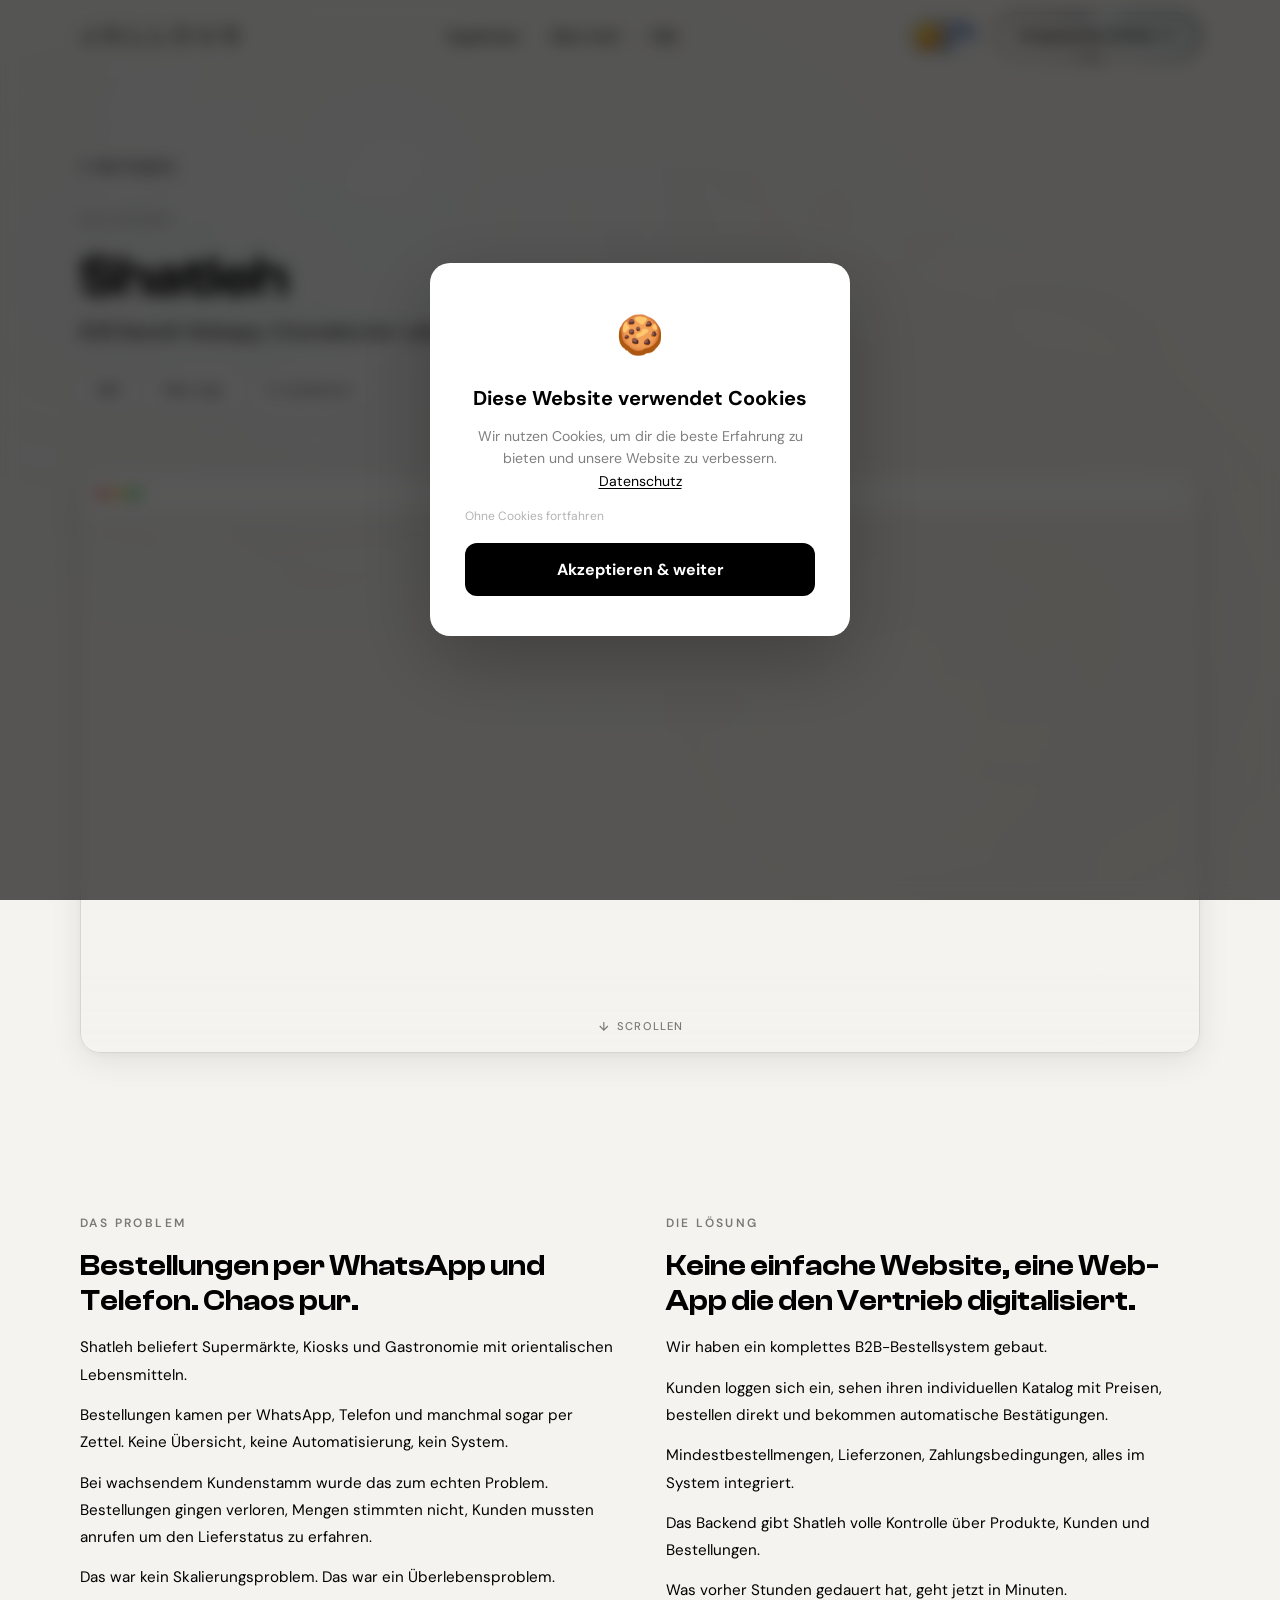
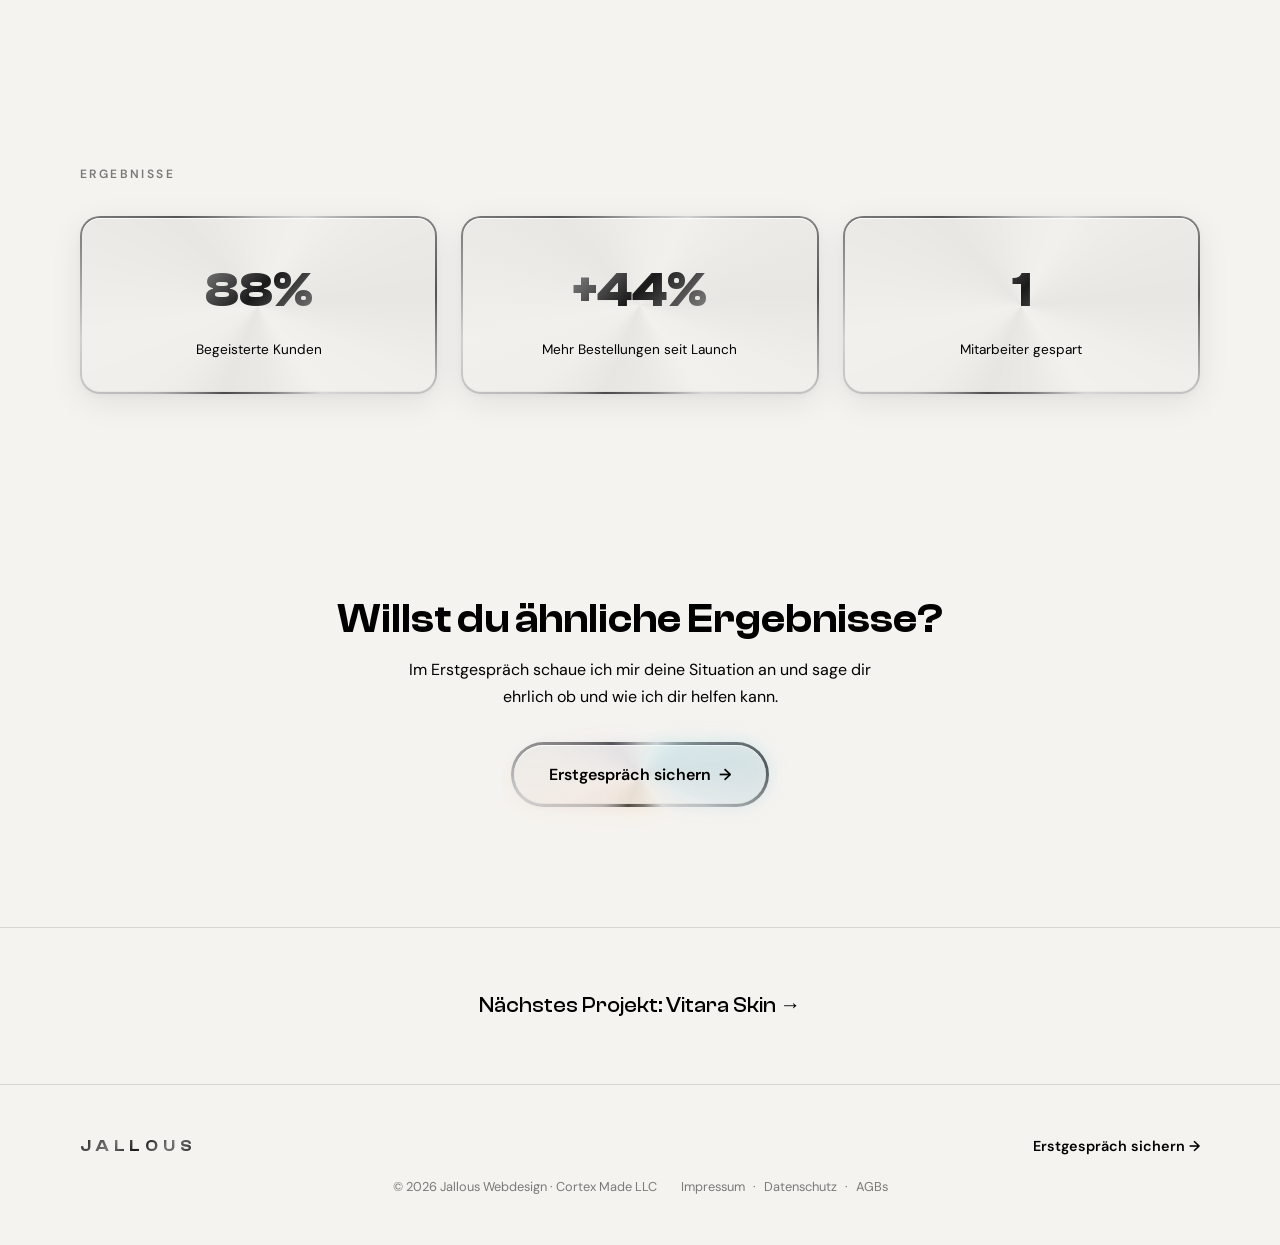
<file: projekte/shatleh.html>
<!DOCTYPE html>
<html lang="de" data-theme="light">
<head>
<meta charset="UTF-8">
<meta name="viewport" content="width=device-width, initial-scale=1.0">
<title>Shatleh — Fallstudie | Jallous Webdesign</title>
<meta name="description" content="Wie wir für einen orientalischen Lebensmittel-Großhandel eine B2B Bestell-Webapp gebaut haben die den kompletten Vertrieb digitalisiert.">
<meta name="robots" content="index, follow">
<link rel="canonical" href="https://jallous-webdesign.de/projekte/shatleh.html">
<meta property="og:title" content="Shatleh — Fallstudie | Jallous Webdesign">
<meta property="og:description" content="Wie wir für einen orientalischen Lebensmittel-Großhandel eine B2B Bestell-Webapp gebaut haben die den kompletten Vertrieb digitalisiert.">
<meta property="og:type" content="article">
<meta property="og:url" content="https://jallous-webdesign.de/projekte/shatleh.html">
<meta property="og:locale" content="de_DE">
<meta property="og:image" content="https://jallous-webdesign.de/projects/projekt-03.webp">
<script type="application/ld+json">
{
  "@context": "https://schema.org",
  "@type": "Article",
  "headline": "Shatleh — Fallstudie",
  "description": "Wie wir für einen orientalischen Lebensmittel-Großhandel eine B2B Bestell-Webapp gebaut haben die den kompletten Vertrieb digitalisiert.",
  "author": { "@type": "Person", "name": "Hassan Jallous" },
  "publisher": { "@type": "Organization", "name": "Jallous Webdesign", "url": "https://jallous-webdesign.de" },
  "url": "https://jallous-webdesign.de/projekte/shatleh.html"
}
</script>
<link rel="icon" type="image/png" sizes="64x64" href="../logos/favicon-64.png">
<link rel="icon" type="image/png" sizes="32x32" href="../logos/favicon-32.png">
<link rel="preconnect" href="https://fonts.googleapis.com">
<link rel="preconnect" href="https://fonts.gstatic.com" crossorigin>
<link href="https://fonts.googleapis.com/css2?family=DM+Sans:ital,opsz,wght@0,9..40,300;0,9..40,400;0,9..40,500;0,9..40,600;0,9..40,700;1,9..40,400&display=swap" rel="stylesheet">
<link rel="stylesheet" href="../css/shared.css">
<link rel="stylesheet" href="../css/projekt-detail.css">
<link rel="stylesheet" href="../css/cc.css">
<script defer src="../js/cc.js"></script>
<script defer src="../js/tracking.js"></script>
</head>
<body>

<!-- NAVIGATION -->
<nav class="nav" id="nav">
  <div class="nav-inner">
    <a href="/" class="nav-logo"><span class="logo-letter">J</span><span class="logo-letter">A</span><span class="logo-letter">L</span><span class="logo-letter">L</span><span class="logo-letter">O</span><span class="logo-letter">U</span><span class="logo-letter">S</span></a>
    <ul class="nav-links" id="navLinks">
      <li><a href="/#ergebnisse" onclick="closeMenu()">Ergebnisse</a></li>
      <li><a href="/#ueber-mich" onclick="closeMenu()">Über mich</a></li>
      <li><a href="/#faq" onclick="closeMenu()">FAQ</a></li>
      <li><a href="/#bewerbung" class="nav-cta-mobile" onclick="closeMenu()">Erstgespräch sichern <span class="btn-arrow">→</span></a></li>
    </ul>
    <div class="nav-right">
      <button class="theme-toggle" id="themeToggle" aria-label="Farbschema wechseln">
        <span class="toggle-track"></span>
        <span class="toggle-clouds"></span>
        <span class="toggle-stars"></span>
        <span class="toggle-star-extra"></span>
        <span class="toggle-knob">
          <span class="toggle-crater"></span>
          <span class="toggle-crater"></span>
          <span class="toggle-crater"></span>
        </span>
      </button>
      <a href="/#bewerbung" class="nav-cta nav-cta-desktop">Erstgespräch sichern <span class="btn-arrow">→</span></a>
      <button class="nav-hamburger" id="navHamburger" aria-label="Menü öffnen">
        <span></span><span></span><span></span>
      </button>
    </div>
  </div>
</nav>

<!-- PROJEKT HERO -->
<section class="projekt-hero">
  <div class="container">
    <a href="/#ergebnisse" class="back-link">← Alle Projekte</a>
    <div class="section-label">FALLSTUDIE</div>
    <h1>Shatleh</h1>
    <p class="projekt-subtitle">B2B Bestell-Webapp, Orientalischer Lebensmittel-Großhandel</p>
    <div class="projekt-meta">
      <span class="meta-tag">B2B</span>
      <span class="meta-tag">Web-App</span>
      <span class="meta-tag">E-Commerce</span>
    </div>
  </div>
</section>

<!-- HERO IMAGE -->
<section class="projekt-image-hero">
  <div class="container">
    <div class="website-preview">
      <div class="preview-browser-bar">
        <div class="preview-dots">
          <span class="preview-dot"></span>
          <span class="preview-dot"></span>
          <span class="preview-dot"></span>
        </div>
        <div class="preview-url-bar">shatleh.de</div>
      </div>
      <div class="preview-iframe-wrap">
        <iframe src="https://shatleh.de" sandbox="allow-scripts allow-same-origin" loading="lazy" title="Shatleh Website Vorschau"></iframe>
      </div>
      <span class="preview-scroll-hint">
        <svg viewBox="0 0 24 24" fill="none" stroke="currentColor" stroke-width="2"><path d="M12 5v14M19 12l-7 7-7-7"/></svg>
        Scrollen
      </span>
    </div>

    <!-- Mobile: Screenshot + Tap to open -->
    <div class="website-preview-mobile" id="mobilePreview">
      <img src="../projects/projekt-08.webp" alt="Shatleh Website Vorschau">
      <div class="preview-mobile-hint" id="mobileHint">
        <svg viewBox="0 0 24 24" fill="none" stroke="currentColor" stroke-width="2"><circle cx="12" cy="12" r="10"/><path d="M12 8v8M8 12h8"/></svg>
        <span>Website ansehen</span>
      </div>
    </div>
  </div>
</section>

<!-- Fullscreen Preview Modal -->
<div class="preview-modal" id="previewModal">
  <div class="preview-modal-bar">
    <div></div>
    <span class="preview-modal-url">shatleh.de</span>
    <button class="preview-modal-close" id="modalClose">✕</button>
  </div>
  <iframe id="modalIframe" sandbox="allow-scripts allow-same-origin" title="Shatleh Website"></iframe>
</div>

<!-- CASE STUDY: PROBLEM & LÖSUNG -->
<section class="projekt-case-study">
  <div class="container">
    <div class="case-grid">
      <div class="case-block reveal">
        <div class="section-label">DAS PROBLEM</div>
        <h2>Bestellungen per WhatsApp und Telefon. Chaos pur.</h2>
        <p>Shatleh beliefert Supermärkte, Kiosks und Gastronomie mit orientalischen Lebensmitteln.</p>
        <p>Bestellungen kamen per WhatsApp, Telefon und manchmal sogar per Zettel. Keine Übersicht, keine Automatisierung, kein System.</p>
        <p>Bei wachsendem Kundenstamm wurde das zum echten Problem. Bestellungen gingen verloren, Mengen stimmten nicht, Kunden mussten anrufen um den Lieferstatus zu erfahren.</p>
        <p>Das war kein Skalierungsproblem. Das war ein Überlebensproblem.</p>
      </div>
      <div class="case-block reveal reveal-delay-1">
        <div class="section-label">DIE LÖSUNG</div>
        <h2>Keine einfache Website, eine Web-App die den Vertrieb digitalisiert.</h2>
        <p>Wir haben ein komplettes B2B-Bestellsystem gebaut.</p>
        <p>Kunden loggen sich ein, sehen ihren individuellen Katalog mit Preisen, bestellen direkt und bekommen automatische Bestätigungen.</p>
        <p>Mindestbestellmengen, Lieferzonen, Zahlungsbedingungen, alles im System integriert.</p>
        <p>Das Backend gibt Shatleh volle Kontrolle über Produkte, Kunden und Bestellungen.</p>
        <p>Was vorher Stunden gedauert hat, geht jetzt in Minuten.</p>
      </div>
    </div>
  </div>
</section>

<!-- ERGEBNISSE / KPIs -->
<section class="projekt-results">
  <div class="container">
    <div class="section-label">ERGEBNISSE</div>
    <div class="results-grid">
      <div class="result-card glass reveal">
        <span class="result-number chrome-text">100%</span>
        <span class="result-label">Begeisterte Kunden</span>
      </div>
      <div class="result-card glass reveal reveal-delay-1">
        <span class="result-number chrome-text">+50%</span>
        <span class="result-label">Mehr Bestellungen seit Launch</span>
      </div>
      <div class="result-card glass reveal reveal-delay-2">
        <span class="result-number chrome-text">1</span>
        <span class="result-label">Mitarbeiter gespart</span>
      </div>
    </div>
  </div>
</section>

<!-- CTA -->
<section class="projekt-cta">
  <div class="container">
    <h2 class="reveal">Willst du ähnliche Ergebnisse?</h2>
    <p class="reveal reveal-delay-1">Im Erstgespräch schaue ich mir deine Situation an und sage dir ehrlich ob und wie ich dir helfen kann.</p>
    <a href="/#bewerbung" class="btn-primary reveal reveal-delay-2">Erstgespräch sichern <span class="btn-arrow">→</span></a>
  </div>
</section>

<!-- NÄCHSTES PROJEKT -->
<div class="projekt-nav">
  <div class="container">
    <a href="vitara-skin.html" class="projekt-nav-link">Nächstes Projekt: Vitara Skin →</a>
  </div>
</div>

<!-- FOOTER -->
<footer class="footer">
  <div class="container">
    <div class="footer-inner">
      <a href="/" class="footer-logo">JALLOUS</a>
      <a href="/#bewerbung" class="footer-cta">Erstgespräch sichern <span class="btn-arrow">→</span></a>
    </div>
    <div class="footer-legal">
      <span class="footer-copy">© 2026 Jallous Webdesign · Cortex Made LLC</span>
      <span class="footer-links"><a href="../impressum.html">Impressum</a> · <a href="../datenschutz.html">Datenschutz</a> · <a href="../agb.html">AGBs</a></span>
    </div>
  </div>
</footer>

<script>
/* Mobile preview: show hint after 2s, open fullscreen modal on tap */
(function() {
  var hint = document.getElementById('mobileHint');
  var mobilePreview = document.getElementById('mobilePreview');
  var modal = document.getElementById('previewModal');
  var modalIframe = document.getElementById('modalIframe');
  var modalClose = document.getElementById('modalClose');
  var iframeSrc = 'https://shatleh.de';

  if (hint) {
    setTimeout(function() {
      hint.classList.add('visible');
    }, 2000);
  }

  if (mobilePreview) {
    mobilePreview.addEventListener('click', function() {
      modalIframe.src = iframeSrc;
      modal.classList.add('active');
      document.body.style.overflow = 'hidden';
    });
  }

  if (modalClose) {
    modalClose.addEventListener('click', function() {
      modal.classList.remove('active');
      document.body.style.overflow = '';
      modalIframe.src = '';
    });
  }
})();
</script>
<script src="../js/shared.js"></script>
</body>
</html>
</file>
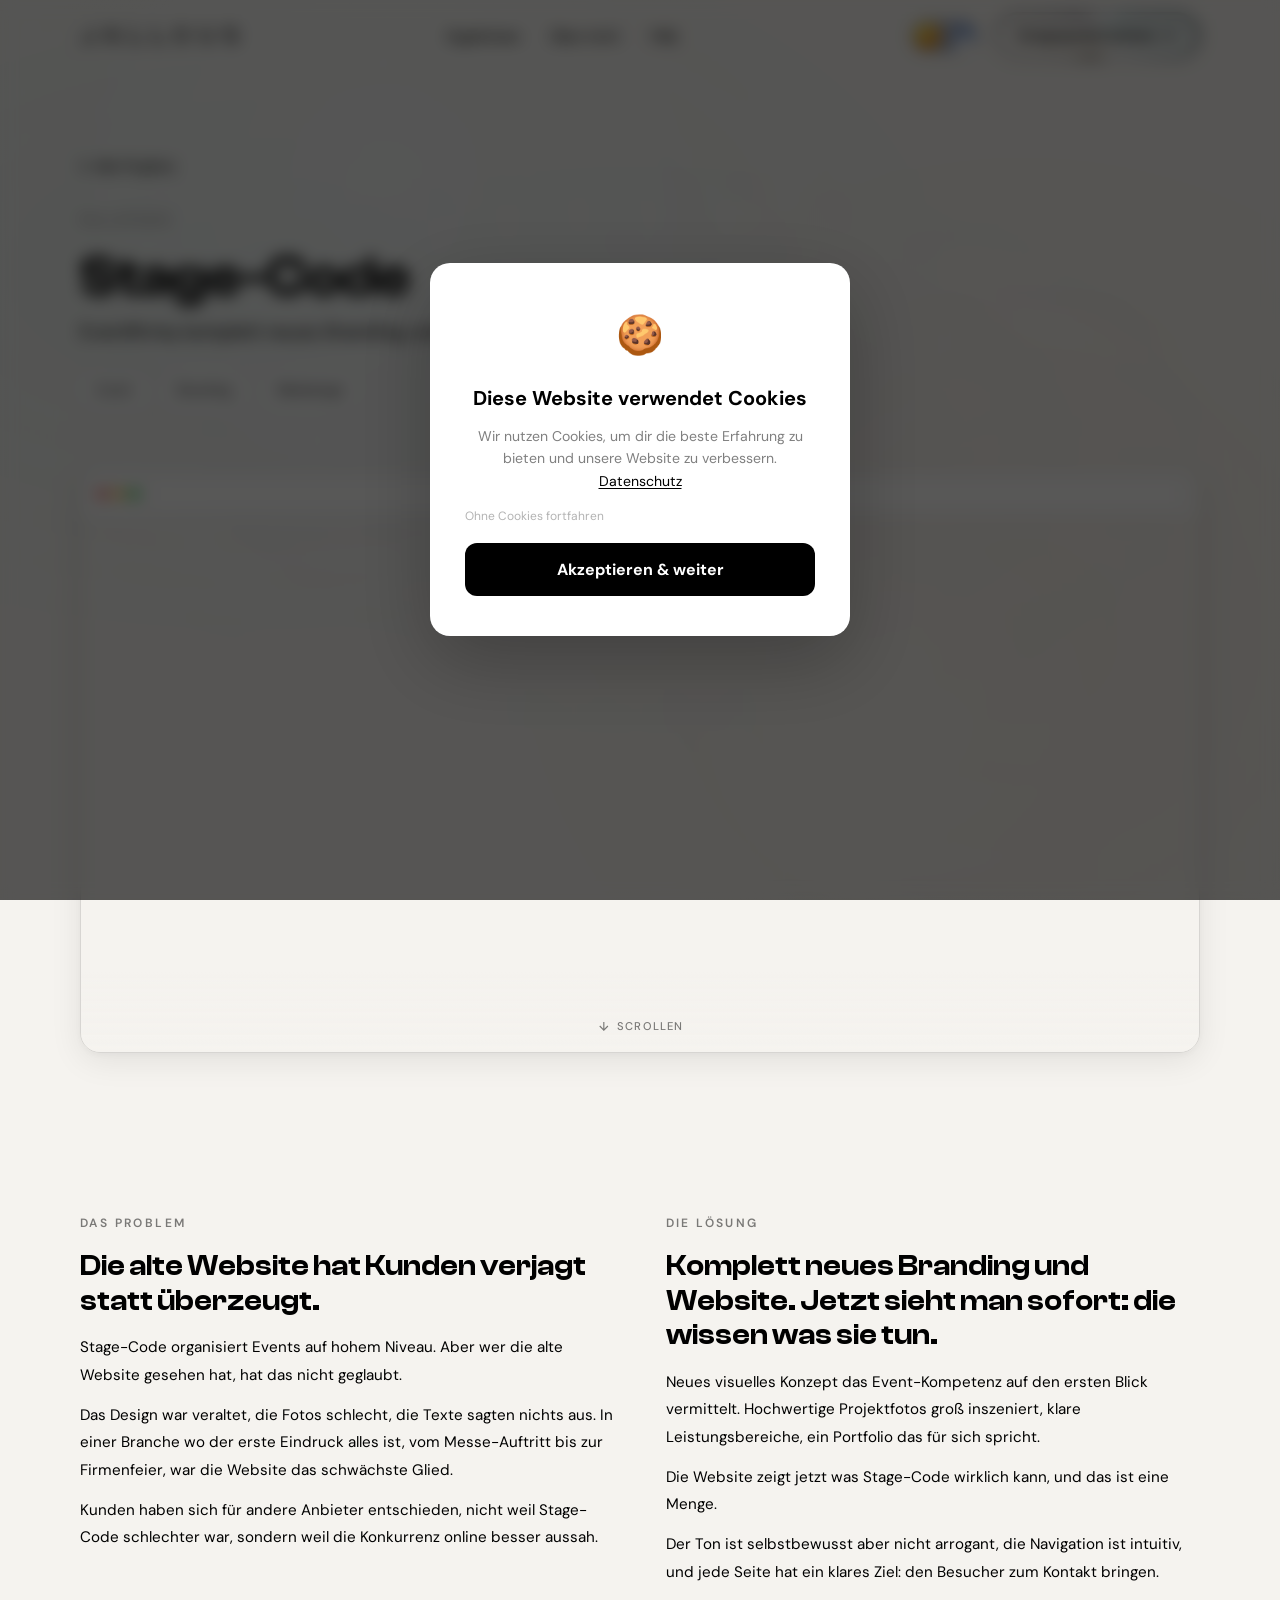
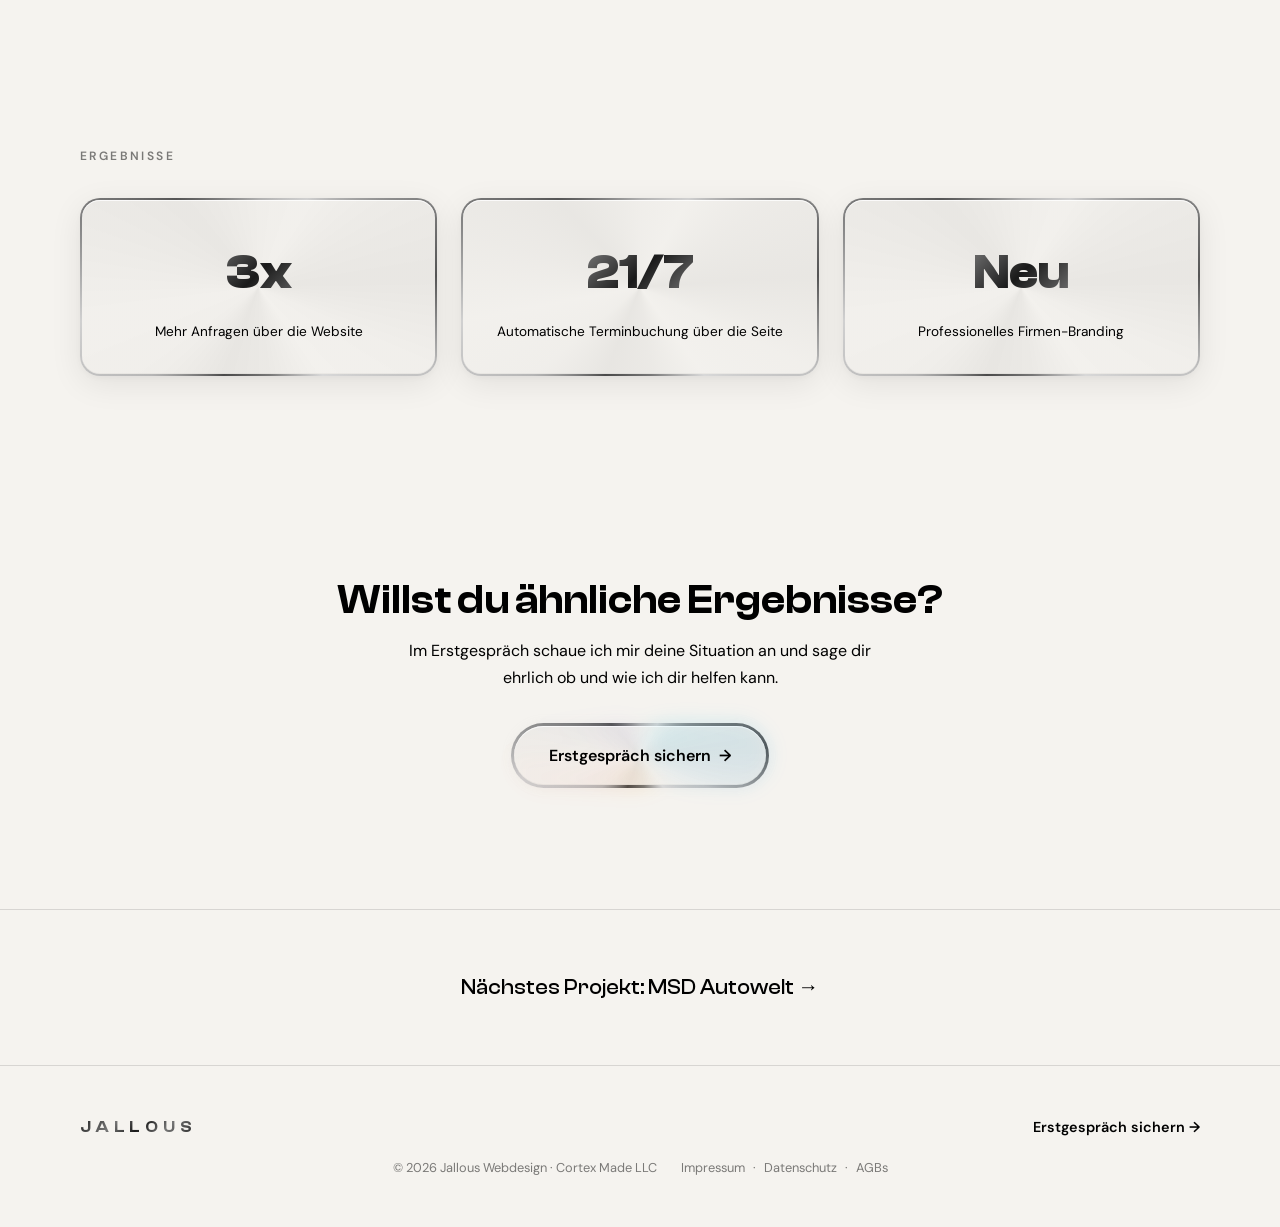
<file: projekte/stage-code.html>
<!DOCTYPE html>
<html lang="de" data-theme="light">
<head>
<meta charset="UTF-8">
<meta name="viewport" content="width=device-width, initial-scale=1.0">
<title>Stage-Code — Fallstudie | Jallous Webdesign</title>
<meta name="description" content="Wie wir für eine Eventfirma eine komplett neue Website und Branding gebaut haben — von Kunden vergraulen zu Kunden überzeugen.">
<meta name="robots" content="index, follow">
<link rel="canonical" href="https://jallous-webdesign.de/projekte/stage-code.html">
<meta property="og:title" content="Stage-Code — Fallstudie | Jallous Webdesign">
<meta property="og:description" content="Wie wir für eine Eventfirma eine komplett neue Website und Branding gebaut haben — von Kunden vergraulen zu Kunden überzeugen.">
<meta property="og:type" content="article">
<meta property="og:url" content="https://jallous-webdesign.de/projekte/stage-code.html">
<meta property="og:locale" content="de_DE">
<meta property="og:image" content="https://jallous-webdesign.de/projects/projekt-07.webp">
<script type="application/ld+json">
{
  "@context": "https://schema.org",
  "@type": "Article",
  "headline": "Stage-Code — Fallstudie",
  "description": "Wie wir für eine Eventfirma eine komplett neue Website und Branding gebaut haben — von Kunden vergraulen zu Kunden überzeugen.",
  "author": { "@type": "Person", "name": "Hassan Jallous" },
  "publisher": { "@type": "Organization", "name": "Jallous Webdesign", "url": "https://jallous-webdesign.de" },
  "url": "https://jallous-webdesign.de/projekte/stage-code.html"
}
</script>
<link rel="icon" type="image/png" sizes="64x64" href="../logos/favicon-64.png">
<link rel="icon" type="image/png" sizes="32x32" href="../logos/favicon-32.png">
<link rel="preconnect" href="https://fonts.googleapis.com">
<link rel="preconnect" href="https://fonts.gstatic.com" crossorigin>
<link href="https://fonts.googleapis.com/css2?family=DM+Sans:ital,opsz,wght@0,9..40,300;0,9..40,400;0,9..40,500;0,9..40,600;0,9..40,700;1,9..40,400&display=swap" rel="stylesheet">
<link rel="stylesheet" href="../css/shared.css">
<link rel="stylesheet" href="../css/projekt-detail.css">
<link rel="stylesheet" href="../css/cc.css">
<script defer src="../js/cc.js"></script>
<script defer src="../js/tracking.js"></script>
</head>
<body>

<!-- NAVIGATION -->
<nav class="nav" id="nav">
  <div class="nav-inner">
    <a href="/" class="nav-logo"><span class="logo-letter">J</span><span class="logo-letter">A</span><span class="logo-letter">L</span><span class="logo-letter">L</span><span class="logo-letter">O</span><span class="logo-letter">U</span><span class="logo-letter">S</span></a>
    <ul class="nav-links" id="navLinks">
      <li><a href="/#ergebnisse" onclick="closeMenu()">Ergebnisse</a></li>
      <li><a href="/#ueber-mich" onclick="closeMenu()">Über mich</a></li>
      <li><a href="/#faq" onclick="closeMenu()">FAQ</a></li>
      <li><a href="/#bewerbung" class="nav-cta-mobile" onclick="closeMenu()">Erstgespräch sichern <span class="btn-arrow">→</span></a></li>
    </ul>
    <div class="nav-right">
      <button class="theme-toggle" id="themeToggle" aria-label="Farbschema wechseln">
        <span class="toggle-track"></span>
        <span class="toggle-clouds"></span>
        <span class="toggle-stars"></span>
        <span class="toggle-star-extra"></span>
        <span class="toggle-knob">
          <span class="toggle-crater"></span>
          <span class="toggle-crater"></span>
          <span class="toggle-crater"></span>
        </span>
      </button>
      <a href="/#bewerbung" class="nav-cta nav-cta-desktop">Erstgespräch sichern <span class="btn-arrow">→</span></a>
      <button class="nav-hamburger" id="navHamburger" aria-label="Menü öffnen">
        <span></span><span></span><span></span>
      </button>
    </div>
  </div>
</nav>

<!-- PROJEKT HERO -->
<section class="projekt-hero">
  <div class="container">
    <a href="/#ergebnisse" class="back-link">← Alle Projekte</a>
    <div class="section-label">FALLSTUDIE</div>
    <h1>Stage-Code</h1>
    <p class="projekt-subtitle">Eventfirma, komplett neues Branding und Website</p>
    <div class="projekt-meta">
      <span class="meta-tag">Event</span>
      <span class="meta-tag">Branding</span>
      <span class="meta-tag">Webdesign</span>
    </div>
  </div>
</section>

<!-- HERO IMAGE -->
<section class="projekt-image-hero">
  <div class="container">
    <div class="website-preview">
      <div class="preview-browser-bar">
        <div class="preview-dots">
          <span class="preview-dot"></span>
          <span class="preview-dot"></span>
          <span class="preview-dot"></span>
        </div>
        <div class="preview-url-bar">stage-code.com</div>
      </div>
      <div class="preview-iframe-wrap">
        <iframe src="https://stage-code.com" sandbox="allow-scripts allow-same-origin" loading="lazy" title="Stage-Code Website Vorschau"></iframe>
      </div>
      <span class="preview-scroll-hint">
        <svg viewBox="0 0 24 24" fill="none" stroke="currentColor" stroke-width="2"><path d="M12 5v14M19 12l-7 7-7-7"/></svg>
        Scrollen
      </span>
    </div>

    <!-- Mobile: Screenshot + Tap to open -->
    <div class="website-preview-mobile" id="mobilePreview">
      <img src="../projects/projekt-07.webp" alt="Stage-Code Website Vorschau">
      <div class="preview-mobile-hint" id="mobileHint">
        <svg viewBox="0 0 24 24" fill="none" stroke="currentColor" stroke-width="2"><circle cx="12" cy="12" r="10"/><path d="M12 8v8M8 12h8"/></svg>
        <span>Website ansehen</span>
      </div>
    </div>
  </div>
</section>

<!-- Fullscreen Preview Modal -->
<div class="preview-modal" id="previewModal">
  <div class="preview-modal-bar">
    <div></div>
    <span class="preview-modal-url">stage-code.com</span>
    <button class="preview-modal-close" id="modalClose">✕</button>
  </div>
  <iframe id="modalIframe" sandbox="allow-scripts allow-same-origin" title="Stage-Code Website"></iframe>
</div>

<!-- CASE STUDY: PROBLEM & LÖSUNG -->
<section class="projekt-case-study">
  <div class="container">
    <div class="case-grid">
      <div class="case-block reveal">
        <div class="section-label">DAS PROBLEM</div>
        <h2>Die alte Website hat Kunden verjagt statt überzeugt.</h2>
        <p>Stage-Code organisiert Events auf hohem Niveau. Aber wer die alte Website gesehen hat, hat das nicht geglaubt.</p>
        <p>Das Design war veraltet, die Fotos schlecht, die Texte sagten nichts aus. In einer Branche wo der erste Eindruck alles ist, vom Messe-Auftritt bis zur Firmenfeier, war die Website das schwächste Glied.</p>
        <p>Kunden haben sich für andere Anbieter entschieden, nicht weil Stage-Code schlechter war, sondern weil die Konkurrenz online besser aussah.</p>
      </div>
      <div class="case-block reveal reveal-delay-1">
        <div class="section-label">DIE LÖSUNG</div>
        <h2>Komplett neues Branding und Website. Jetzt sieht man sofort: die wissen was sie tun.</h2>
        <p>Neues visuelles Konzept das Event-Kompetenz auf den ersten Blick vermittelt. Hochwertige Projektfotos groß inszeniert, klare Leistungsbereiche, ein Portfolio das für sich spricht.</p>
        <p>Die Website zeigt jetzt was Stage-Code wirklich kann, und das ist eine Menge.</p>
        <p>Der Ton ist selbstbewusst aber nicht arrogant, die Navigation ist intuitiv, und jede Seite hat ein klares Ziel: den Besucher zum Kontakt bringen.</p>
      </div>
    </div>
  </div>
</section>

<!-- ERGEBNISSE / KPIs -->
<section class="projekt-results">
  <div class="container">
    <div class="section-label">ERGEBNISSE</div>
    <div class="results-grid">
      <div class="result-card glass reveal">
        <span class="result-number chrome-text">3x</span>
        <span class="result-label">Mehr Anfragen über die Website</span>
      </div>
      <div class="result-card glass reveal reveal-delay-1">
        <span class="result-number chrome-text">24/7</span>
        <span class="result-label">Automatische Terminbuchung über die Seite</span>
      </div>
      <div class="result-card glass reveal reveal-delay-2">
        <span class="result-number chrome-text">Neu</span>
        <span class="result-label">Professionelles Firmen-Branding</span>
      </div>
    </div>
  </div>
</section>

<!-- CTA -->
<section class="projekt-cta">
  <div class="container">
    <h2 class="reveal">Willst du ähnliche Ergebnisse?</h2>
    <p class="reveal reveal-delay-1">Im Erstgespräch schaue ich mir deine Situation an und sage dir ehrlich ob und wie ich dir helfen kann.</p>
    <a href="/#bewerbung" class="btn-primary reveal reveal-delay-2">Erstgespräch sichern <span class="btn-arrow">→</span></a>
  </div>
</section>

<!-- NÄCHSTES PROJEKT -->
<div class="projekt-nav">
  <div class="container">
    <a href="msd-autowelt.html" class="projekt-nav-link">Nächstes Projekt: MSD Autowelt →</a>
  </div>
</div>

<!-- FOOTER -->
<footer class="footer">
  <div class="container">
    <div class="footer-inner">
      <a href="/" class="footer-logo">JALLOUS</a>
      <a href="/#bewerbung" class="footer-cta">Erstgespräch sichern <span class="btn-arrow">→</span></a>
    </div>
    <div class="footer-legal">
      <span class="footer-copy">© 2026 Jallous Webdesign · Cortex Made LLC</span>
      <span class="footer-links"><a href="../impressum.html">Impressum</a> · <a href="../datenschutz.html">Datenschutz</a> · <a href="../agb.html">AGBs</a></span>
    </div>
  </div>
</footer>

<script>
/* Mobile preview: show hint after 2s, open fullscreen modal on tap */
(function() {
  var hint = document.getElementById('mobileHint');
  var mobilePreview = document.getElementById('mobilePreview');
  var modal = document.getElementById('previewModal');
  var modalIframe = document.getElementById('modalIframe');
  var modalClose = document.getElementById('modalClose');
  var iframeSrc = 'https://stage-code.com';

  if (hint) {
    setTimeout(function() {
      hint.classList.add('visible');
    }, 2000);
  }

  if (mobilePreview) {
    mobilePreview.addEventListener('click', function() {
      modalIframe.src = iframeSrc;
      modal.classList.add('active');
      document.body.style.overflow = 'hidden';
    });
  }

  if (modalClose) {
    modalClose.addEventListener('click', function() {
      modal.classList.remove('active');
      document.body.style.overflow = '';
      modalIframe.src = '';
    });
  }
})();
</script>
<script src="../js/shared.js"></script>
</body>
</html>
</file>
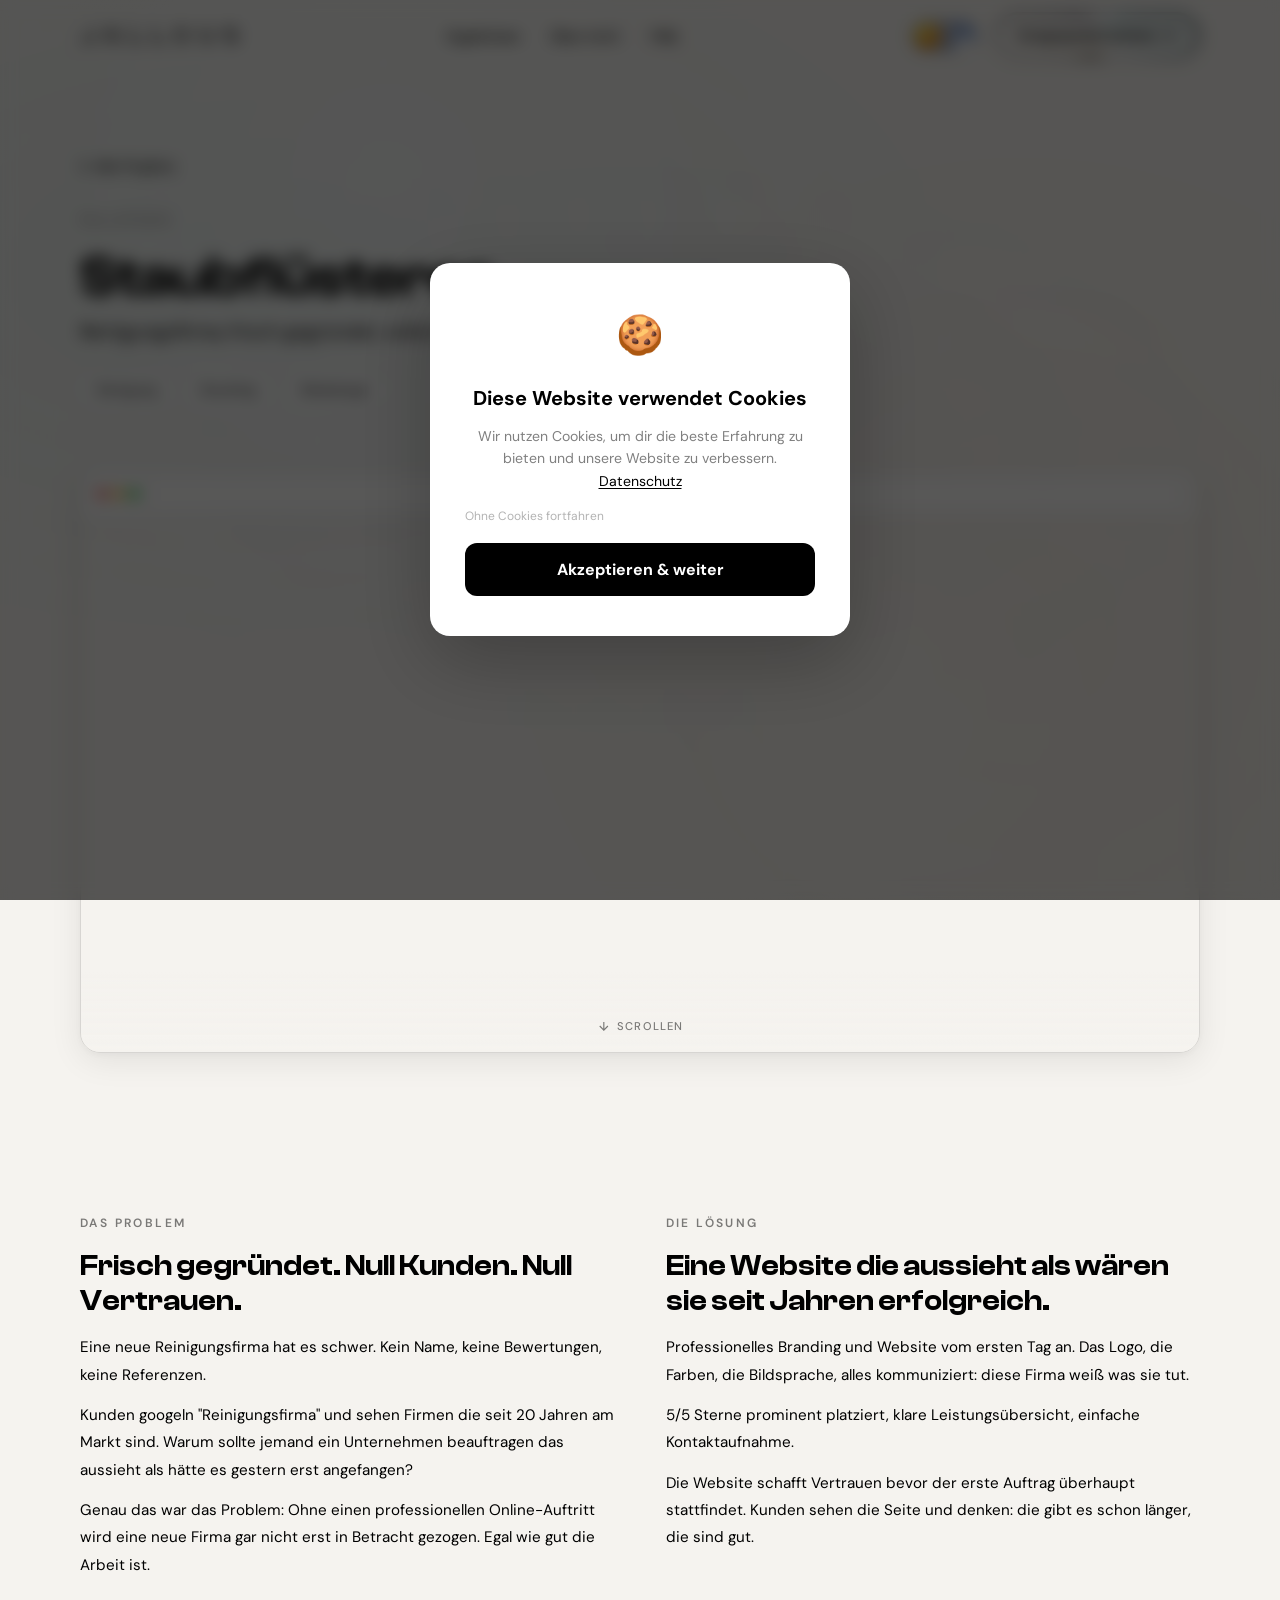
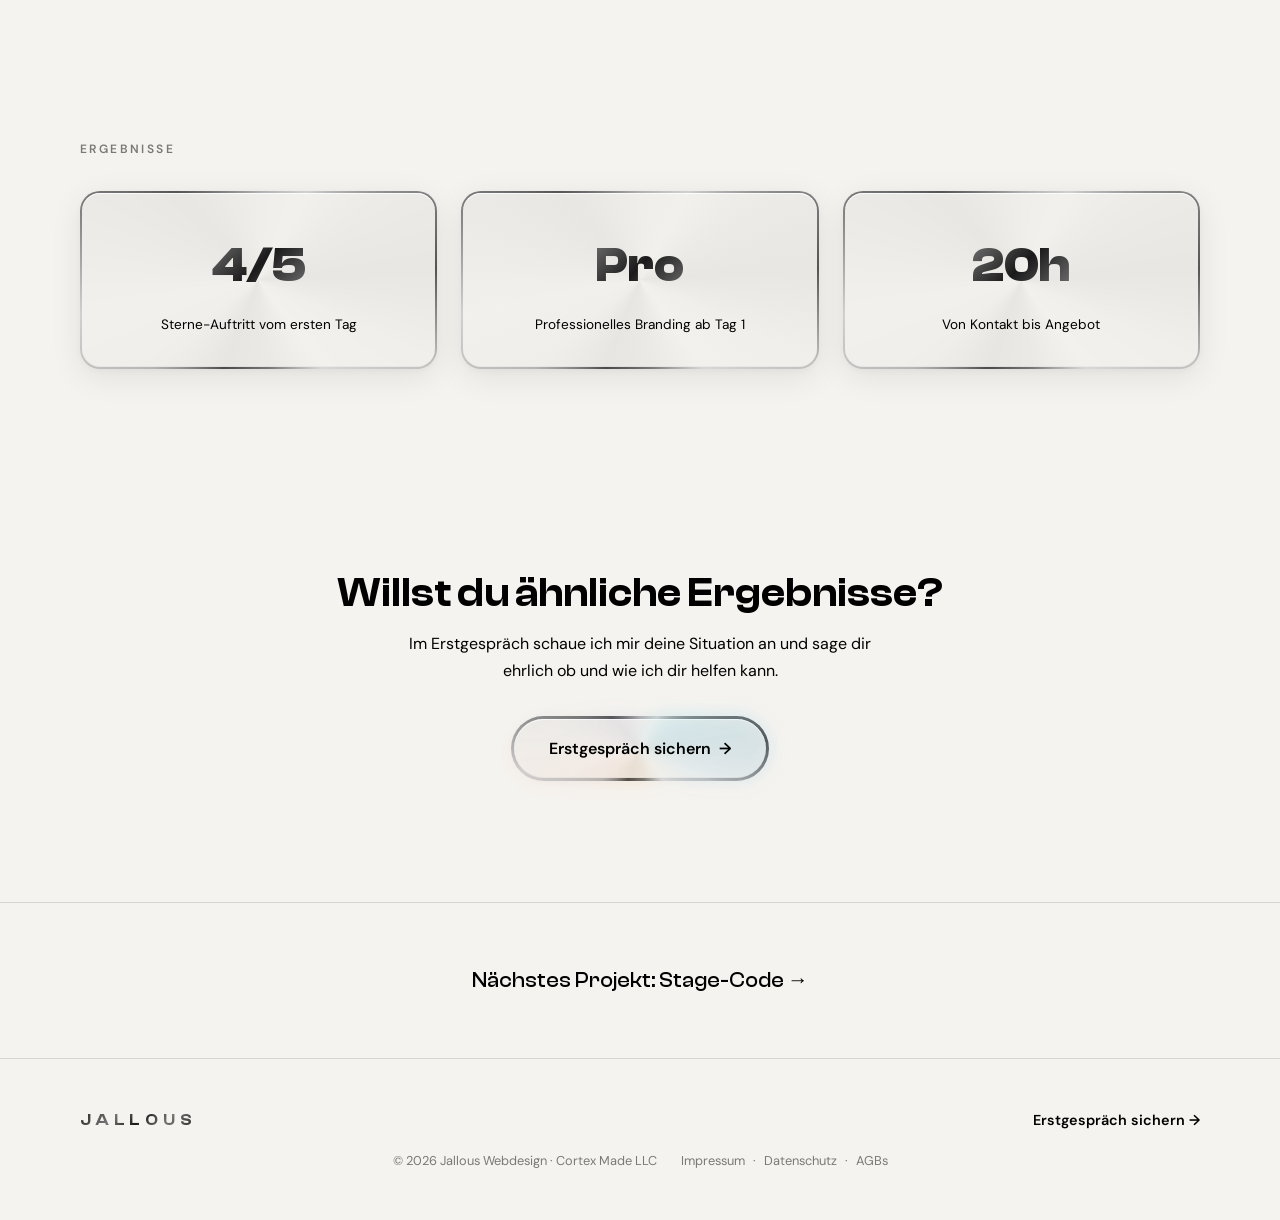
<file: projekte/staubfluesterer.html>
<!DOCTYPE html>
<html lang="de" data-theme="light">
<head>
<meta charset="UTF-8">
<meta name="viewport" content="width=device-width, initial-scale=1.0">
<title>Staubflüsterer — Fallstudie | Jallous Webdesign</title>
<meta name="description" content="Wie wir für eine frisch gegründete Reinigungsfirma eine Website gebaut haben die vom ersten Tag an Professionalität ausstrahlt.">
<meta name="robots" content="index, follow">
<link rel="canonical" href="https://jallous-webdesign.de/projekte/staubfluesterer.html">
<meta property="og:title" content="Staubflüsterer — Fallstudie | Jallous Webdesign">
<meta property="og:description" content="Wie wir für eine frisch gegründete Reinigungsfirma eine Website gebaut haben die vom ersten Tag an Professionalität ausstrahlt.">
<meta property="og:type" content="article">
<meta property="og:url" content="https://jallous-webdesign.de/projekte/staubfluesterer.html">
<meta property="og:locale" content="de_DE">
<meta property="og:image" content="https://jallous-webdesign.de/projects/projekt-10.webp">
<script type="application/ld+json">
{
  "@context": "https://schema.org",
  "@type": "Article",
  "headline": "Staubflüsterer — Fallstudie",
  "description": "Wie wir für eine frisch gegründete Reinigungsfirma eine Website gebaut haben die vom ersten Tag an Professionalität ausstrahlt.",
  "author": { "@type": "Person", "name": "Hassan Jallous" },
  "publisher": { "@type": "Organization", "name": "Jallous Webdesign", "url": "https://jallous-webdesign.de" },
  "url": "https://jallous-webdesign.de/projekte/staubfluesterer.html"
}
</script>
<link rel="icon" type="image/png" sizes="64x64" href="../logos/favicon-64.png">
<link rel="icon" type="image/png" sizes="32x32" href="../logos/favicon-32.png">
<link rel="preconnect" href="https://fonts.googleapis.com">
<link rel="preconnect" href="https://fonts.gstatic.com" crossorigin>
<link href="https://fonts.googleapis.com/css2?family=DM+Sans:ital,opsz,wght@0,9..40,300;0,9..40,400;0,9..40,500;0,9..40,600;0,9..40,700;1,9..40,400&display=swap" rel="stylesheet">
<link rel="stylesheet" href="../css/shared.css">
<link rel="stylesheet" href="../css/projekt-detail.css">
<link rel="stylesheet" href="../css/cc.css">
<script defer src="../js/cc.js"></script>
<script defer src="../js/tracking.js"></script>
</head>
<body>

<!-- NAVIGATION -->
<nav class="nav" id="nav">
  <div class="nav-inner">
    <a href="/" class="nav-logo"><span class="logo-letter">J</span><span class="logo-letter">A</span><span class="logo-letter">L</span><span class="logo-letter">L</span><span class="logo-letter">O</span><span class="logo-letter">U</span><span class="logo-letter">S</span></a>
    <ul class="nav-links" id="navLinks">
      <li><a href="/#ergebnisse" onclick="closeMenu()">Ergebnisse</a></li>
      <li><a href="/#ueber-mich" onclick="closeMenu()">Über mich</a></li>
      <li><a href="/#faq" onclick="closeMenu()">FAQ</a></li>
      <li><a href="/#bewerbung" class="nav-cta-mobile" onclick="closeMenu()">Erstgespräch sichern <span class="btn-arrow">→</span></a></li>
    </ul>
    <div class="nav-right">
      <button class="theme-toggle" id="themeToggle" aria-label="Farbschema wechseln">
        <span class="toggle-track"></span>
        <span class="toggle-clouds"></span>
        <span class="toggle-stars"></span>
        <span class="toggle-star-extra"></span>
        <span class="toggle-knob">
          <span class="toggle-crater"></span>
          <span class="toggle-crater"></span>
          <span class="toggle-crater"></span>
        </span>
      </button>
      <a href="/#bewerbung" class="nav-cta nav-cta-desktop">Erstgespräch sichern <span class="btn-arrow">→</span></a>
      <button class="nav-hamburger" id="navHamburger" aria-label="Menü öffnen">
        <span></span><span></span><span></span>
      </button>
    </div>
  </div>
</nav>

<!-- PROJEKT HERO -->
<section class="projekt-hero">
  <div class="container">
    <a href="/#ergebnisse" class="back-link">← Alle Projekte</a>
    <div class="section-label">FALLSTUDIE</div>
    <h1>Staubflüsterer</h1>
    <p class="projekt-subtitle">Reinigungsfirma, frisch gegründet, sofort professionell</p>
    <div class="projekt-meta">
      <span class="meta-tag">Reinigung</span>
      <span class="meta-tag">Branding</span>
      <span class="meta-tag">Webdesign</span>
    </div>
  </div>
</section>

<!-- HERO IMAGE -->
<section class="projekt-image-hero">
  <div class="container">
    <div class="website-preview">
      <div class="preview-browser-bar">
        <div class="preview-dots">
          <span class="preview-dot"></span>
          <span class="preview-dot"></span>
          <span class="preview-dot"></span>
        </div>
        <div class="preview-url-bar">staubflüsterer.de</div>
      </div>
      <div class="preview-iframe-wrap">
        <iframe src="https://staubflüsterer.de" sandbox="allow-scripts allow-same-origin" loading="lazy" title="Staubflüsterer Website Vorschau"></iframe>
      </div>
      <span class="preview-scroll-hint">
        <svg viewBox="0 0 24 24" fill="none" stroke="currentColor" stroke-width="2"><path d="M12 5v14M19 12l-7 7-7-7"/></svg>
        Scrollen
      </span>
    </div>

    <!-- Mobile: Screenshot + Tap to open -->
    <div class="website-preview-mobile" id="mobilePreview">
      <img src="../projects/projekt-02.webp" alt="Staubflüsterer Website Vorschau">
      <div class="preview-mobile-hint" id="mobileHint">
        <svg viewBox="0 0 24 24" fill="none" stroke="currentColor" stroke-width="2"><circle cx="12" cy="12" r="10"/><path d="M12 8v8M8 12h8"/></svg>
        <span>Website ansehen</span>
      </div>
    </div>
  </div>
</section>

<!-- Fullscreen Preview Modal -->
<div class="preview-modal" id="previewModal">
  <div class="preview-modal-bar">
    <div></div>
    <span class="preview-modal-url">staubflüsterer.de</span>
    <button class="preview-modal-close" id="modalClose">✕</button>
  </div>
  <iframe id="modalIframe" sandbox="allow-scripts allow-same-origin" title="Staubflüsterer Website"></iframe>
</div>

<!-- CASE STUDY: PROBLEM & LÖSUNG -->
<section class="projekt-case-study">
  <div class="container">
    <div class="case-grid">
      <div class="case-block reveal">
        <div class="section-label">DAS PROBLEM</div>
        <h2>Frisch gegründet. Null Kunden. Null Vertrauen.</h2>
        <p>Eine neue Reinigungsfirma hat es schwer. Kein Name, keine Bewertungen, keine Referenzen.</p>
        <p>Kunden googeln "Reinigungsfirma" und sehen Firmen die seit 20 Jahren am Markt sind. Warum sollte jemand ein Unternehmen beauftragen das aussieht als hätte es gestern erst angefangen?</p>
        <p>Genau das war das Problem: Ohne einen professionellen Online-Auftritt wird eine neue Firma gar nicht erst in Betracht gezogen. Egal wie gut die Arbeit ist.</p>
      </div>
      <div class="case-block reveal reveal-delay-1">
        <div class="section-label">DIE LÖSUNG</div>
        <h2>Eine Website die aussieht als wären sie seit Jahren erfolgreich.</h2>
        <p>Professionelles Branding und Website vom ersten Tag an. Das Logo, die Farben, die Bildsprache, alles kommuniziert: diese Firma weiß was sie tut.</p>
        <p>5/5 Sterne prominent platziert, klare Leistungsübersicht, einfache Kontaktaufnahme.</p>
        <p>Die Website schafft Vertrauen bevor der erste Auftrag überhaupt stattfindet. Kunden sehen die Seite und denken: die gibt es schon länger, die sind gut.</p>
      </div>
    </div>
  </div>
</section>

<!-- ERGEBNISSE / KPIs -->
<section class="projekt-results">
  <div class="container">
    <div class="section-label">ERGEBNISSE</div>
    <div class="results-grid">
      <div class="result-card glass reveal">
        <span class="result-number chrome-text">5/5</span>
        <span class="result-label">Sterne-Auftritt vom ersten Tag</span>
      </div>
      <div class="result-card glass reveal reveal-delay-1">
        <span class="result-number chrome-text">Pro</span>
        <span class="result-label">Professionelles Branding ab Tag 1</span>
      </div>
      <div class="result-card glass reveal reveal-delay-2">
        <span class="result-number chrome-text">24h</span>
        <span class="result-label">Von Kontakt bis Angebot</span>
      </div>
    </div>
  </div>
</section>

<!-- CTA -->
<section class="projekt-cta">
  <div class="container">
    <h2 class="reveal">Willst du ähnliche Ergebnisse?</h2>
    <p class="reveal reveal-delay-1">Im Erstgespräch schaue ich mir deine Situation an und sage dir ehrlich ob und wie ich dir helfen kann.</p>
    <a href="/#bewerbung" class="btn-primary reveal reveal-delay-2">Erstgespräch sichern <span class="btn-arrow">→</span></a>
  </div>
</section>

<!-- NÄCHSTES PROJEKT -->
<div class="projekt-nav">
  <div class="container">
    <a href="stage-code.html" class="projekt-nav-link">Nächstes Projekt: Stage-Code →</a>
  </div>
</div>

<!-- FOOTER -->
<footer class="footer">
  <div class="container">
    <div class="footer-inner">
      <a href="/" class="footer-logo">JALLOUS</a>
      <a href="/#bewerbung" class="footer-cta">Erstgespräch sichern <span class="btn-arrow">→</span></a>
    </div>
    <div class="footer-legal">
      <span class="footer-copy">© 2026 Jallous Webdesign · Cortex Made LLC</span>
      <span class="footer-links"><a href="../impressum.html">Impressum</a> · <a href="../datenschutz.html">Datenschutz</a> · <a href="../agb.html">AGBs</a></span>
    </div>
  </div>
</footer>

<script>
/* Mobile preview: show hint after 2s, open fullscreen modal on tap */
(function() {
  var hint = document.getElementById('mobileHint');
  var mobilePreview = document.getElementById('mobilePreview');
  var modal = document.getElementById('previewModal');
  var modalIframe = document.getElementById('modalIframe');
  var modalClose = document.getElementById('modalClose');
  var iframeSrc = 'https://staubflüsterer.de';

  if (hint) {
    setTimeout(function() {
      hint.classList.add('visible');
    }, 2000);
  }

  if (mobilePreview) {
    mobilePreview.addEventListener('click', function() {
      modalIframe.src = iframeSrc;
      modal.classList.add('active');
      document.body.style.overflow = 'hidden';
    });
  }

  if (modalClose) {
    modalClose.addEventListener('click', function() {
      modal.classList.remove('active');
      document.body.style.overflow = '';
      modalIframe.src = '';
    });
  }
})();
</script>
<script src="../js/shared.js"></script>
</body>
</html>
</file>
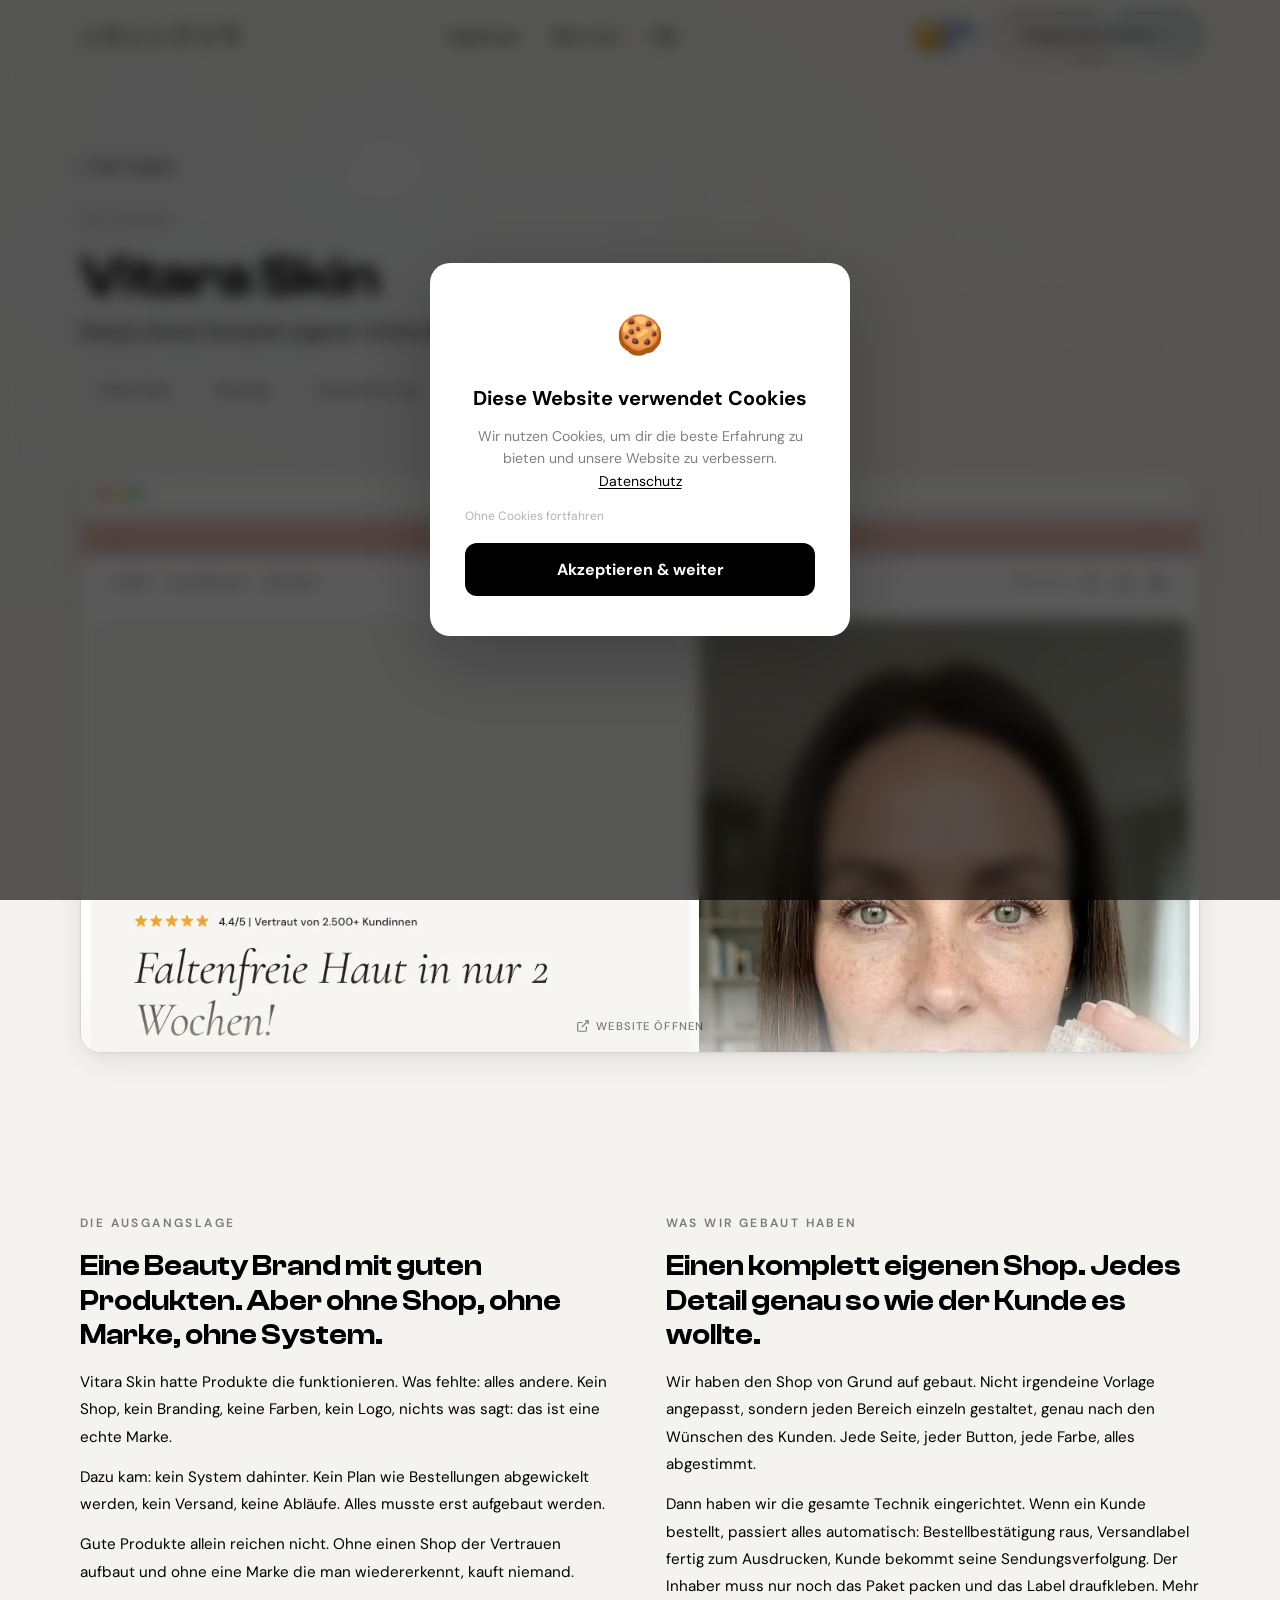
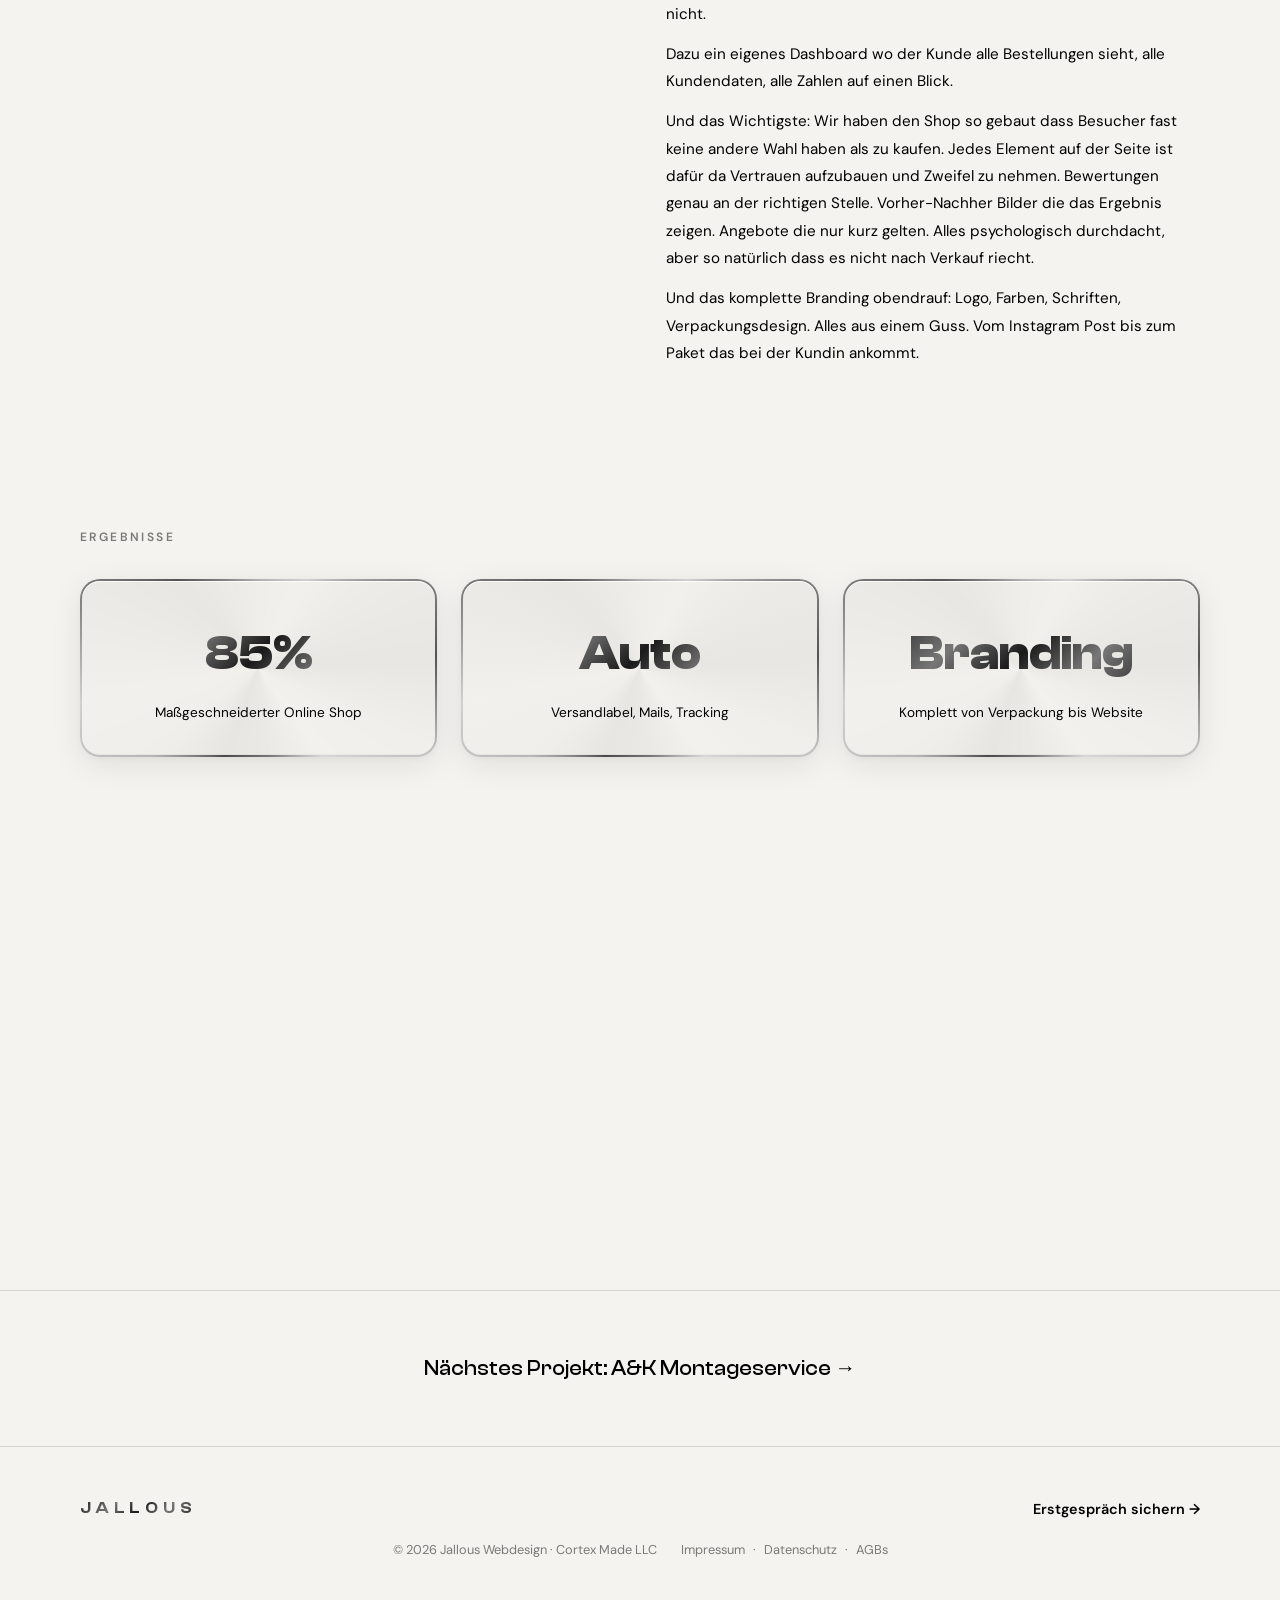
<file: projekte/vitara-skin.html>
<!DOCTYPE html>
<html lang="de" data-theme="light">
<head>
<meta charset="UTF-8">
<meta name="viewport" content="width=device-width, initial-scale=1.0">
<title>Vitara Skin — Fallstudie | Jallous Webdesign</title>
<meta name="description" content="Komplett eigener Online Shop für eine Beauty Brand — Custom Design, automatischer Versand, komplettes Branding von Logo bis Verpackung.">
<meta name="robots" content="index, follow">
<link rel="canonical" href="https://jallous-webdesign.de/projekte/vitara-skin.html">
<meta property="og:title" content="Vitara Skin — Fallstudie | Jallous Webdesign">
<meta property="og:description" content="Komplett eigener Online Shop für eine Beauty Brand — Custom Design, automatischer Versand, komplettes Branding von Logo bis Verpackung.">
<meta property="og:type" content="article">
<meta property="og:url" content="https://jallous-webdesign.de/projekte/vitara-skin.html">
<meta property="og:locale" content="de_DE">
<meta property="og:image" content="https://jallous-webdesign.de/projects/projekt-05.webp">
<script type="application/ld+json">
{
  "@context": "https://schema.org",
  "@type": "Article",
  "headline": "Vitara Skin — Fallstudie",
  "description": "Komplett eigener Online Shop für eine Beauty Brand — Custom Design, automatischer Versand, komplettes Branding von Logo bis Verpackung.",
  "author": { "@type": "Person", "name": "Hassan Jallous" },
  "publisher": { "@type": "Organization", "name": "Jallous Webdesign", "url": "https://jallous-webdesign.de" },
  "url": "https://jallous-webdesign.de/projekte/vitara-skin.html"
}
</script>
<link rel="icon" type="image/png" sizes="64x64" href="../logos/favicon-64.png">
<link rel="icon" type="image/png" sizes="32x32" href="../logos/favicon-32.png">
<link rel="preconnect" href="https://fonts.googleapis.com">
<link rel="preconnect" href="https://fonts.gstatic.com" crossorigin>
<link href="https://fonts.googleapis.com/css2?family=DM+Sans:ital,opsz,wght@0,9..40,300;0,9..40,400;0,9..40,500;0,9..40,600;0,9..40,700;1,9..40,400&display=swap" rel="stylesheet">
<link rel="stylesheet" href="../css/shared.css">
<link rel="stylesheet" href="../css/projekt-detail.css">
<link rel="stylesheet" href="../css/cc.css">
<script defer src="../js/cc.js"></script>
<script defer src="../js/tracking.js"></script>
</head>
<body>

<!-- NAVIGATION -->
<nav class="nav" id="nav">
  <div class="nav-inner">
    <a href="/" class="nav-logo"><span class="logo-letter">J</span><span class="logo-letter">A</span><span class="logo-letter">L</span><span class="logo-letter">L</span><span class="logo-letter">O</span><span class="logo-letter">U</span><span class="logo-letter">S</span></a>
    <ul class="nav-links" id="navLinks">
      <li><a href="/#ergebnisse" onclick="closeMenu()">Ergebnisse</a></li>
      <li><a href="/#ueber-mich" onclick="closeMenu()">Über mich</a></li>
      <li><a href="/#faq" onclick="closeMenu()">FAQ</a></li>
      <li><a href="/#bewerbung" class="nav-cta-mobile" onclick="closeMenu()">Erstgespräch sichern <span class="btn-arrow">→</span></a></li>
    </ul>
    <div class="nav-right">
      <button class="theme-toggle" id="themeToggle" aria-label="Farbschema wechseln">
        <span class="toggle-track"></span>
        <span class="toggle-clouds"></span>
        <span class="toggle-stars"></span>
        <span class="toggle-star-extra"></span>
        <span class="toggle-knob">
          <span class="toggle-crater"></span>
          <span class="toggle-crater"></span>
          <span class="toggle-crater"></span>
        </span>
      </button>
      <a href="/#bewerbung" class="nav-cta nav-cta-desktop">Erstgespräch sichern <span class="btn-arrow">→</span></a>
      <button class="nav-hamburger" id="navHamburger" aria-label="Menü öffnen">
        <span></span><span></span><span></span>
      </button>
    </div>
  </div>
</nav>

<!-- PROJEKT HERO -->
<section class="projekt-hero">
  <div class="container">
    <a href="/#ergebnisse" class="back-link">← Alle Projekte</a>
    <div class="section-label">FALLSTUDIE</div>
    <h1>Vitara Skin</h1>
    <p class="projekt-subtitle">Beauty Brand, Komplett eigener Online Shop + Branding</p>
    <div class="projekt-meta">
      <span class="meta-tag">Online Shop</span>
      <span class="meta-tag">Branding</span>
      <span class="meta-tag">Automatisierung</span>
    </div>
  </div>
</section>

<!-- HERO IMAGE -->
<section class="projekt-image-hero">
  <div class="container">
    <!-- Desktop: Screenshot statt iframe — Shopify blockiert iframes -->
    <a href="https://vitaraskin.com" target="_blank" rel="noopener" class="website-preview-static">
      <div class="preview-browser-bar">
        <div class="preview-dots">
          <span class="preview-dot"></span>
          <span class="preview-dot"></span>
          <span class="preview-dot"></span>
        </div>
        <div class="preview-url-bar">vitaraskin.com</div>
      </div>
      <img src="../projects/projekt-03.webp" alt="Vitara Skin Website Vorschau" loading="lazy">
      <span class="preview-scroll-hint">
        <svg viewBox="0 0 24 24" fill="none" stroke="currentColor" stroke-width="2"><path d="M18 13v6a2 2 0 01-2 2H5a2 2 0 01-2-2V8a2 2 0 012-2h6M15 3h6v6M10 14L21 3"/></svg>
        Website öffnen
      </span>
    </a>

    <!-- Mobile: Eigenes Mobile-Bild mit Link -->
    <a href="https://vitaraskin.com" target="_blank" rel="noopener" class="website-preview-mobile-static">
      <img src="../projects/vitara-skin-mobile.webp" alt="Vitara Skin Website Mobile Vorschau" loading="lazy">
      <span class="preview-mobile-open">
        <svg viewBox="0 0 24 24" fill="none" stroke="currentColor" stroke-width="2"><path d="M18 13v6a2 2 0 01-2 2H5a2 2 0 01-2-2V8a2 2 0 012-2h6M15 3h6v6M10 14L21 3"/></svg>
        Website öffnen
      </span>
    </a>
  </div>
</section>

<!-- Fullscreen Preview Modal (disabled — Shopify blocks iframes) -->
<div class="preview-modal" id="previewModal">
  <div class="preview-modal-bar">
    <div></div>
    <span class="preview-modal-url">vitaraskin.com</span>
    <button class="preview-modal-close" id="modalClose">✕</button>
  </div>
</div>

<!-- CASE STUDY: PROBLEM & LÖSUNG -->
<section class="projekt-case-study">
  <div class="container">
    <div class="case-grid">
      <div class="case-block reveal">
        <div class="section-label">DIE AUSGANGSLAGE</div>
        <h2>Eine Beauty Brand mit guten Produkten. Aber ohne Shop, ohne Marke, ohne System.</h2>
        <p>Vitara Skin hatte Produkte die funktionieren. Was fehlte: alles andere. Kein Shop, kein Branding, keine Farben, kein Logo, nichts was sagt: das ist eine echte Marke.</p>
        <p>Dazu kam: kein System dahinter. Kein Plan wie Bestellungen abgewickelt werden, kein Versand, keine Abläufe. Alles musste erst aufgebaut werden.</p>
        <p>Gute Produkte allein reichen nicht. Ohne einen Shop der Vertrauen aufbaut und ohne eine Marke die man wiedererkennt, kauft niemand.</p>
      </div>
      <div class="case-block reveal reveal-delay-1">
        <div class="section-label">WAS WIR GEBAUT HABEN</div>
        <h2>Einen komplett eigenen Shop. Jedes Detail genau so wie der Kunde es wollte.</h2>
        <p>Wir haben den Shop von Grund auf gebaut. Nicht irgendeine Vorlage angepasst, sondern jeden Bereich einzeln gestaltet, genau nach den Wünschen des Kunden. Jede Seite, jeder Button, jede Farbe, alles abgestimmt.</p>
        <p>Dann haben wir die gesamte Technik eingerichtet. Wenn ein Kunde bestellt, passiert alles automatisch: Bestellbestätigung raus, Versandlabel fertig zum Ausdrucken, Kunde bekommt seine Sendungsverfolgung. Der Inhaber muss nur noch das Paket packen und das Label draufkleben. Mehr nicht.</p>
        <p>Dazu ein eigenes Dashboard wo der Kunde alle Bestellungen sieht, alle Kundendaten, alle Zahlen auf einen Blick.</p>
        <p>Und das Wichtigste: Wir haben den Shop so gebaut dass Besucher fast keine andere Wahl haben als zu kaufen. Jedes Element auf der Seite ist dafür da Vertrauen aufzubauen und Zweifel zu nehmen. Bewertungen genau an der richtigen Stelle. Vorher-Nachher Bilder die das Ergebnis zeigen. Angebote die nur kurz gelten. Alles psychologisch durchdacht, aber so natürlich dass es nicht nach Verkauf riecht.</p>
        <p>Und das komplette Branding obendrauf: Logo, Farben, Schriften, Verpackungsdesign. Alles aus einem Guss. Vom Instagram Post bis zum Paket das bei der Kundin ankommt.</p>
      </div>
    </div>
  </div>
</section>

<!-- ERGEBNISSE / KPIs -->
<section class="projekt-results">
  <div class="container">
    <div class="section-label">ERGEBNISSE</div>
    <div class="results-grid">
      <div class="result-card glass reveal">
        <span class="result-number chrome-text">100%</span>
        <span class="result-label">Maßgeschneiderter Online Shop</span>
      </div>
      <div class="result-card glass reveal reveal-delay-1">
        <span class="result-number chrome-text">Auto</span>
        <span class="result-label">Versandlabel, Mails, Tracking</span>
      </div>
      <div class="result-card glass reveal reveal-delay-2">
        <span class="result-number chrome-text">Branding</span>
        <span class="result-label">Komplett von Verpackung bis Website</span>
      </div>
    </div>
  </div>
</section>

<!-- CTA -->
<section class="projekt-cta">
  <div class="container">
    <h2 class="reveal">Willst du ähnliche Ergebnisse?</h2>
    <p class="reveal reveal-delay-1">Im Erstgespräch schaue ich mir deine Situation an und sage dir ehrlich ob und wie ich dir helfen kann.</p>
    <a href="/#bewerbung" class="btn-primary reveal reveal-delay-2">Erstgespräch sichern <span class="btn-arrow">→</span></a>
  </div>
</section>

<!-- NÄCHSTES PROJEKT -->
<div class="projekt-nav">
  <div class="container">
    <a href="ak-montageservice.html" class="projekt-nav-link">Nächstes Projekt: A&K Montageservice →</a>
  </div>
</div>

<!-- FOOTER -->
<footer class="footer">
  <div class="container">
    <div class="footer-inner">
      <a href="/" class="footer-logo">JALLOUS</a>
      <a href="/#bewerbung" class="footer-cta">Erstgespräch sichern <span class="btn-arrow">→</span></a>
    </div>
    <div class="footer-legal">
      <span class="footer-copy">© 2026 Jallous Webdesign · Cortex Made LLC</span>
      <span class="footer-links"><a href="../impressum.html">Impressum</a> · <a href="../datenschutz.html">Datenschutz</a> · <a href="../agb.html">AGBs</a></span>
    </div>
  </div>
</footer>

<script>
/* Mobile preview: show hint after 2s, open fullscreen modal on tap */
(function() {
  var hint = document.getElementById('mobileHint');
  var mobilePreview = document.getElementById('mobilePreview');
  var modal = document.getElementById('previewModal');
  var modalIframe = document.getElementById('modalIframe');
  var modalClose = document.getElementById('modalClose');
  var iframeSrc = 'https://vitaraskin.com';

  if (hint) {
    setTimeout(function() {
      hint.classList.add('visible');
    }, 2000);
  }

  if (mobilePreview) {
    mobilePreview.addEventListener('click', function() {
      modalIframe.src = iframeSrc;
      modal.classList.add('active');
      document.body.style.overflow = 'hidden';
    });
  }

  if (modalClose) {
    modalClose.addEventListener('click', function() {
      modal.classList.remove('active');
      document.body.style.overflow = '';
      modalIframe.src = '';
    });
  }
})();
</script>
<script src="../js/shared.js"></script>
</body>
</html>
</file>
<file: css/shared.css>
/* ═══════════════════════════════════════════════
   CLASH DISPLAY FONT
   ═══════════════════════════════════════════════ */
@font-face {
  font-family: 'ClashDisplay';
  src: url('../ClashDisplay_Complete/Fonts/WEB/fonts/ClashDisplay-Variable.woff2') format('woff2');
  font-weight: 200 700;
  font-display: swap;
  font-style: normal;
}

/* ═══════════════════════════════════════════════
   LIQUID CHROME @PROPERTY (for animated conic-gradient)
   ═══════════════════════════════════════════════ */
@property --chrome-angle {
  syntax: '<angle>';
  initial-value: 0deg;
  inherits: false;
}

@keyframes chrome-border-rotate {
  0% { --chrome-angle: 0deg; }
  100% { --chrome-angle: 360deg; }
}

/* ═══════════════════════════════════════════════
   CSS CUSTOM PROPERTIES — LIGHT MODE (DEFAULT)
   ═══════════════════════════════════════════════ */
:root {
  --font-display: 'ClashDisplay', sans-serif;
  --font-body: 'DM Sans', sans-serif;

  --container-max: 1200px;
  --container-padding: clamp(20px, 5vw, 40px);
  --section-padding: clamp(80px, 12vw, 140px);
  --card-radius: 20px;
  --nav-height: 72px;

  --ease-out-expo: cubic-bezier(0.16, 1, 0.3, 1);

  /* Light mode colors */
  --bg-primary: #f5f3ef;
  --bg-secondary: #eceae5;
  --glass-bg: rgba(255,255,255,0.5);
  --glass-bg-hover: rgba(255,255,255,0.7);
  --glass-border: rgba(0,0,0,0.12);
  --glass-border-strong: rgba(0,0,0,0.22);
  --glass-shadow: rgba(0,0,0,0.06);
  --text-primary: #000;
  --text-secondary: #000;
  --text-muted: rgba(0,0,0,0.5);
  --chrome-gradient: linear-gradient(135deg, #222 0%, #555 20%, #888 40%, #333 50%, #888 60%, #555 80%, #222 100%);
  --chrome-text-gradient: linear-gradient(135deg, #1a1a1a 0%, #444 15%, #777 30%, #1a1a1a 50%, #777 70%, #444 85%, #1a1a1a 100%);
  --blur-amount: 20px;
  --card-shadow: 0 8px 32px rgba(0,0,0,0.08), 0 2px 8px rgba(0,0,0,0.04);
  --card-shadow-hover: 0 16px 48px rgba(0,0,0,0.12), 0 4px 12px rgba(0,0,0,0.06);
  --inset-glow: inset 0 1px 0 rgba(255,255,255,0.8), inset 0 -1px 0 rgba(0,0,0,0.04);
  --theme-icon: "☀️";
  --progress-bg: rgba(0,0,0,0.08);
  --progress-fill: linear-gradient(90deg, #555, #999);
  --faq-hover: rgba(0,0,0,0.02);
}

/* ═══════════════════════════════════════════════
   DARK MODE
   ═══════════════════════════════════════════════ */
[data-theme="dark"] {
  --bg-primary: #0a0a0a;
  --bg-secondary: #111;
  --glass-bg: rgba(255,255,255,0.05);
  --glass-bg-hover: rgba(255,255,255,0.09);
  --glass-border: rgba(255,255,255,0.1);
  --glass-border-strong: rgba(255,255,255,0.18);
  --glass-shadow: rgba(0,0,0,0.3);
  --text-primary: #fff;
  --text-secondary: #fff;
  --text-muted: rgba(255,255,255,0.6);
  --chrome-gradient: linear-gradient(135deg, #2a2a2a 0%, #555 15%, #888 25%, #ccc 35%, #fff 50%, #ccc 65%, #888 75%, #555 85%, #2a2a2a 100%);
  --chrome-text-gradient: linear-gradient(135deg, #666 0%, #ccc 20%, #fff 40%, #999 50%, #fff 60%, #ccc 80%, #666 100%);
  --blur-amount: 24px;
  --card-shadow: 0 8px 32px rgba(0,0,0,0.4), 0 2px 8px rgba(0,0,0,0.2);
  --card-shadow-hover: 0 16px 48px rgba(0,0,0,0.5), 0 4px 12px rgba(0,0,0,0.3);
  --inset-glow: inset 0 1px 0 rgba(255,255,255,0.08), inset 0 -1px 0 rgba(0,0,0,0.2);
  --progress-bg: rgba(255,255,255,0.08);
  --progress-fill: linear-gradient(90deg, #888, #ddd);
  --faq-hover: rgba(255,255,255,0.02);
}

@media (prefers-color-scheme: dark) {
  html:not([data-theme="light"]) {
    --bg-primary: #0a0a0a;
    --bg-secondary: #111;
    --glass-bg: rgba(255,255,255,0.05);
    --glass-bg-hover: rgba(255,255,255,0.09);
    --glass-border: rgba(255,255,255,0.1);
    --glass-border-strong: rgba(255,255,255,0.18);
    --glass-shadow: rgba(0,0,0,0.3);
    --text-primary: #fff;
    --text-secondary: #fff;
    --text-muted: rgba(255,255,255,0.6);
      --chrome-gradient: linear-gradient(135deg, #2a2a2a 0%, #555 15%, #888 25%, #ccc 35%, #fff 50%, #ccc 65%, #888 75%, #555 85%, #2a2a2a 100%);
    --chrome-text-gradient: linear-gradient(135deg, #666 0%, #ccc 20%, #fff 40%, #999 50%, #fff 60%, #ccc 80%, #666 100%);
    --blur-amount: 24px;
    --card-shadow: 0 8px 32px rgba(0,0,0,0.4), 0 2px 8px rgba(0,0,0,0.2);
    --card-shadow-hover: 0 16px 48px rgba(0,0,0,0.5), 0 4px 12px rgba(0,0,0,0.3);
    --inset-glow: inset 0 1px 0 rgba(255,255,255,0.08), inset 0 -1px 0 rgba(0,0,0,0.2);
    --progress-bg: rgba(255,255,255,0.08);
    --progress-fill: linear-gradient(90deg, #888, #ddd);
    --faq-hover: rgba(255,255,255,0.02);
  }
}

/* ═══════════════════════════════════════════════
   RESET & BASE
   ═══════════════════════════════════════════════ */
*, *::before, *::after { box-sizing: border-box; margin: 0; padding: 0; }

html {
  scroll-behavior: smooth;
  -webkit-text-size-adjust: 100%;
}

@media (prefers-reduced-motion: reduce) {
  html { scroll-behavior: auto; }
  /* Only disable scroll-reveal transitions, keep decorative animations */
  .reveal {
    transition-duration: 0.01ms !important;
  }
}

body {
  font-family: var(--font-body);
  font-weight: 400;
  font-size: 1rem;
  line-height: 1.7;
  color: var(--text-primary);
  background: var(--bg-primary);
  overflow-x: hidden;
  -webkit-font-smoothing: antialiased;
  -moz-osx-font-smoothing: grayscale;
}

/* Performance: skip rendering off-screen sections */
section {
  content-visibility: auto;
  contain-intrinsic-size: auto 500px;
}

/* ═══════════════════════════════════════════════
   BACKGROUND TEXTURE — Soft 3D Organic Waves
   ═══════════════════════════════════════════════ */
body::before {
  content: '';
  position: fixed;
  inset: 0;
  z-index: -2;
  background:
    radial-gradient(ellipse 80% 60% at 20% 30%, rgba(0,180,220,0.04) 0%, transparent 70%),
    radial-gradient(ellipse 60% 80% at 80% 70%, rgba(255,160,50,0.03) 0%, transparent 70%),
    radial-gradient(ellipse 70% 50% at 50% 50%, rgba(180,140,255,0.02) 0%, transparent 70%);
  pointer-events: none;
}

body::after {
  content: '';
  position: fixed;
  inset: 0;
  z-index: -1;
  background:
    radial-gradient(circle 600px at 30% 20%, rgba(255,255,255,0.3) 0%, transparent 60%),
    radial-gradient(circle 400px at 70% 80%, rgba(255,255,255,0.2) 0%, transparent 60%);
  pointer-events: none;
}

[data-theme="dark"] body::before {
  background:
    radial-gradient(ellipse 80% 60% at 20% 30%, rgba(0,212,255,0.06) 0%, transparent 70%),
    radial-gradient(ellipse 60% 80% at 80% 70%, rgba(255,140,0,0.04) 0%, transparent 70%),
    radial-gradient(ellipse 70% 50% at 50% 50%, rgba(0,255,170,0.02) 0%, transparent 70%);
}

[data-theme="dark"] body::after {
  background:
    radial-gradient(circle 500px at 30% 20%, rgba(255,255,255,0.01) 0%, transparent 60%),
    radial-gradient(circle 300px at 70% 80%, rgba(255,255,255,0.008) 0%, transparent 60%);
}

/* ═══════════════════════════════════════════════
   UTILITY CLASSES
   ═══════════════════════════════════════════════ */
.container {
  max-width: var(--container-max);
  margin: 0 auto;
  padding: 0 var(--container-padding);
  width: 100%;
}

.section-label {
  font-family: var(--font-body);
  font-size: 0.75rem;
  font-weight: 600;
  letter-spacing: 0.2em;
  text-transform: uppercase;
  color: var(--text-muted);
  margin-bottom: 1rem;
}

.section-headline {
  font-family: var(--font-display);
  font-weight: 600;
  font-size: clamp(1.8rem, 4vw, 3rem);
  line-height: 1.15;
  color: var(--text-primary);
  margin-bottom: 1.5rem;
}

/* ═══════════════════════════════════════════════
   GLASS ELEMENTS
   ═══════════════════════════════════════════════ */
.glass {
  background: var(--glass-bg);
  backdrop-filter: blur(var(--blur-amount));
  -webkit-backdrop-filter: blur(var(--blur-amount));
  border: 2px solid var(--glass-border);
  border-radius: var(--card-radius);
  box-shadow: var(--card-shadow), var(--inset-glow);
  position: relative;
  overflow: hidden;
}

.glass:hover {
  background: var(--glass-bg-hover);
  border-color: var(--glass-border-strong);
  box-shadow: var(--card-shadow-hover), var(--inset-glow);
}


/* Chrome text gradient */
.chrome-text {
  background: var(--chrome-text-gradient);
  -webkit-background-clip: text;
  -webkit-text-fill-color: transparent;
  background-clip: text;
}

/* ═══════════════════════════════════════════════
   SCROLL ANIMATIONS
   ═══════════════════════════════════════════════ */
.reveal {
  opacity: 0;
  transform: translateY(30px);
  transition: opacity 0.7s var(--ease-out-expo), transform 0.7s var(--ease-out-expo);
}

.reveal.visible {
  opacity: 1;
  transform: translateY(0);
}

.reveal-delay-1 { transition-delay: 0.1s; }
.reveal-delay-2 { transition-delay: 0.2s; }
.reveal-delay-3 { transition-delay: 0.3s; }
.reveal-delay-4 { transition-delay: 0.4s; }
.reveal-delay-5 { transition-delay: 0.5s; }

/* ═══════════════════════════════════════════════
   NAVIGATION
   ═══════════════════════════════════════════════ */
.nav {
  position: fixed;
  top: 0;
  left: 0;
  right: 0;
  z-index: 1000;
  height: var(--nav-height);
  display: flex;
  align-items: center;
  transition: background 0.3s, border-color 0.3s, backdrop-filter 0.3s;
}

.nav.scrolled {
  background: var(--glass-bg);
  backdrop-filter: blur(var(--blur-amount));
  -webkit-backdrop-filter: blur(var(--blur-amount));
  border-bottom: 1px solid var(--glass-border);
  box-shadow: 0 2px 20px var(--glass-shadow);
}

.nav-inner {
  max-width: var(--container-max);
  margin: 0 auto;
  padding: 0 var(--container-padding);
  width: 100%;
  display: flex;
  align-items: center;
  justify-content: space-between;
}

.nav-logo {
  font-family: var(--font-display);
  font-weight: 600;
  font-size: 1.4rem;
  letter-spacing: 0.35em;
  text-decoration: none;
  flex-shrink: 0;
  transition: transform 0.4s ease, filter 0.4s ease;
}

.nav-logo:hover {
  transform: scale(1.05);
}

.logo-letter {
  display: inline-block;
  background: var(--chrome-text-gradient);
  -webkit-background-clip: text;
  -webkit-text-fill-color: transparent;
  background-clip: text;
  background-size: 200% 100%;
  animation: letter-reveal 0.6s ease forwards, logo-shimmer 6s ease-in-out infinite;
  opacity: 0;
  transition: filter 0.4s ease;
}

.nav-logo:hover .logo-letter {
  filter: contrast(1.5) brightness(0.7);
}

.logo-letter:nth-child(1) { animation-delay: 0.1s, 0s; }
.logo-letter:nth-child(2) { animation-delay: 0.15s, 0s; }
.logo-letter:nth-child(3) { animation-delay: 0.2s, 0s; }
.logo-letter:nth-child(4) { animation-delay: 0.25s, 0s; }
.logo-letter:nth-child(5) { animation-delay: 0.3s, 0s; }
.logo-letter:nth-child(6) { animation-delay: 0.35s, 0s; }
.logo-letter:nth-child(7) { animation-delay: 0.4s, 0s; }

@keyframes letter-reveal {
  to {
    opacity: 1;
  }
}

@keyframes logo-shimmer {
  0%, 100% {
    background-position: 0% 50%;
  }
  50% {
    background-position: 100% 50%;
  }
}

.nav-links {
  display: flex;
  align-items: center;
  gap: 2rem;
  list-style: none;
}

.nav-links a {
  font-size: 0.875rem;
  font-weight: 500;
  color: var(--text-secondary);
  text-decoration: none;
  transition: color 0.3s;
  white-space: nowrap;
}

.nav-links a:hover {
  color: var(--text-primary);
}

.nav-right {
  display: flex;
  align-items: center;
  gap: 1rem;
  flex-shrink: 0;
}

/* ── Day/Night Scene Toggle ── */
.theme-toggle {
  position: relative;
  width: 68px;
  height: 34px;
  border-radius: 999px;
  border: 2px solid rgba(0,0,0,0.1);
  cursor: pointer;
  overflow: hidden;
  padding: 0;
  flex-shrink: 0;
  transition: border-color 0.5s;
}

/* Track background — day sky */
.theme-toggle .toggle-track {
  position: absolute;
  inset: 0;
  border-radius: 999px;
  background: linear-gradient(135deg, #87CEEB 0%, #a8b8d8 40%, #7b9fd4 100%);
  transition: background 0.5s ease;
}

[data-theme="dark"] .theme-toggle .toggle-track {
  background: linear-gradient(135deg, #1a1a2e 0%, #16213e 50%, #0f0f23 100%);
}

[data-theme="dark"] .theme-toggle {
  border-color: rgba(255,255,255,0.1);
}

/* Clouds (day) — peeking from bottom-right */
.theme-toggle .toggle-clouds {
  position: absolute;
  right: -2px;
  bottom: -3px;
  width: 30px;
  height: 18px;
  opacity: 1;
  transition: opacity 0.4s, transform 0.4s;
}

.theme-toggle .toggle-clouds::before,
.theme-toggle .toggle-clouds::after {
  content: '';
  position: absolute;
  background: rgba(255,255,255,0.95);
  border-radius: 999px;
}

/* Main cloud body */
.theme-toggle .toggle-clouds::before {
  width: 24px;
  height: 12px;
  bottom: 0;
  right: 0;
}

/* Cloud bump on top */
.theme-toggle .toggle-clouds::after {
  width: 14px;
  height: 11px;
  bottom: 6px;
  right: 6px;
}

[data-theme="dark"] .theme-toggle .toggle-clouds {
  opacity: 0;
  transform: translateY(6px);
}

/* Stars (night) */
.theme-toggle .toggle-stars {
  position: absolute;
  left: 8px;
  top: 50%;
  transform: translateY(-50%);
  width: 20px;
  height: 20px;
  opacity: 0;
  transition: opacity 0.4s 0.1s;
}

.theme-toggle .toggle-stars::before,
.theme-toggle .toggle-stars::after {
  content: '✦';
  position: absolute;
  color: rgba(255,255,255,0.85);
  font-size: 6px;
  line-height: 1;
  text-shadow: 0 0 4px rgba(255,255,255,0.6);
}

.theme-toggle .toggle-stars::before {
  top: 2px;
  left: 2px;
  font-size: 7px;
  text-shadow: 0 0 6px rgba(255,255,255,0.7);
}

.theme-toggle .toggle-stars::after {
  bottom: 2px;
  left: 10px;
  font-size: 5px;
}

/* Extra stars */
.theme-toggle .toggle-star-extra {
  position: absolute;
  width: 3px;
  height: 3px;
  background: rgba(255,255,255,0.7);
  border-radius: 50%;
  opacity: 0;
  transition: opacity 0.4s 0.2s;
  box-shadow: 0 0 4px 1px rgba(255,255,255,0.15);
  left: 16px;
  top: 6px;
}

[data-theme="dark"] .theme-toggle .toggle-stars,
[data-theme="dark"] .theme-toggle .toggle-star-extra {
  opacity: 1;
}

/* Knob — sun/moon */
.theme-toggle .toggle-knob {
  position: absolute;
  top: 3px;
  left: 3px;
  width: 24px;
  height: 24px;
  border-radius: 50%;
  background: radial-gradient(circle at 35% 35%,
    #fff5c0 0%,
    #ffdc40 20%,
    #f5a623 50%,
    #e87a1e 80%,
    #d4621a 100%
  );
  box-shadow:
    0 0 12px 4px rgba(255,180,40,0.5),
    0 0 24px 8px rgba(255,140,0,0.2),
    0 2px 4px rgba(0,0,0,0.15),
    inset 0 -3px 6px rgba(200,80,0,0.3),
    inset 0 2px 4px rgba(255,240,180,0.6);
  transition: transform 0.5s cubic-bezier(0.68,-0.15,0.27,1.15),
              background 0.4s,
              box-shadow 0.4s;
  z-index: 2;
}

/* Moon state */
[data-theme="dark"] .theme-toggle .toggle-knob {
  transform: translateX(34px);
  background: linear-gradient(145deg, #e0e0e0 0%, #c0c0c0 50%, #a0a0a0 100%);
  box-shadow:
    0 0 10px 3px rgba(220,220,240,0.25),
    0 0 20px 6px rgba(200,200,230,0.12),
    0 2px 4px rgba(0,0,0,0.3),
    inset 0 -2px 4px rgba(100,100,100,0.3);
}

/* Moon craters */
.theme-toggle .toggle-crater {
  position: absolute;
  border-radius: 50%;
  background: rgba(0,0,0,0.08);
  opacity: 0;
  transition: opacity 0.4s 0.15s;
}

.theme-toggle .toggle-crater:nth-child(1) {
  width: 6px; height: 6px; top: 6px; right: 5px;
}

.theme-toggle .toggle-crater:nth-child(2) {
  width: 4px; height: 4px; bottom: 5px; left: 7px;
}

.theme-toggle .toggle-crater:nth-child(3) {
  width: 3px; height: 3px; top: 12px; left: 5px;
}

[data-theme="dark"] .theme-toggle .toggle-crater {
  opacity: 1;
  background: rgba(0,0,0,0.12);
}

/* ── Nav CTA — same liquid chrome, smaller ── */
.nav-cta {
  display: inline-flex;
  align-items: center;
  gap: 0.4rem;
  padding: 0.6rem 1.4rem;
  font-family: var(--font-body);
  font-size: 0.85rem;
  font-weight: 600;
  color: var(--text-primary);
  text-decoration: none;
  border-radius: 999px;
  position: relative;
  backdrop-filter: blur(12px);
  -webkit-backdrop-filter: blur(12px);
  white-space: nowrap;
  z-index: 1;
  transition: transform 0.3s var(--ease-out-expo), box-shadow 0.3s;

  border: 3px solid transparent;
  background:
    linear-gradient(
      rgba(245,243,239,0.92),
      rgba(245,243,239,0.92)
    ) padding-box,
    conic-gradient(
      from var(--chrome-angle),
      #b0b0b0 0%, #d0d0d0 8%, #8a8a8a 16%, #555 24%,
      #c0c0c0 32%, #d8d8d8 40%, #777 48%, #4a4a4a 56%,
      #b5b5b5 64%, #d0d0d0 72%, #888 80%, #555 88%, #b0b0b0 100%
    ) border-box;
  animation: chrome-border-rotate 3s linear infinite;
  box-shadow: var(--inset-glow), 0 0 8px rgba(180,180,180, 0.06);
}

/* Prismatic glow */
.nav-cta::before {
  content: '';
  position: absolute;
  inset: -4px;
  border-radius: 999px;
  background: conic-gradient(
    from var(--chrome-angle),
    transparent 0deg, rgba(0,200,255,0.15) 50deg, transparent 140deg,
    rgba(255,140,0,0.12) 190deg, transparent 280deg,
    rgba(130,100,255,0.1) 330deg, transparent 360deg
  );
  animation: chrome-border-rotate 3s linear infinite;
  filter: blur(6px);
  opacity: 0.45;
  pointer-events: none;
  z-index: -1;
}

.nav-cta:hover {
  transform: translateY(-1px);
  box-shadow: var(--inset-glow), 0 0 16px rgba(200,200,200, 0.1);
}

.nav-cta:hover::before { opacity: 0.7; }

[data-theme="dark"] .nav-cta {
  background:
    linear-gradient(
      rgba(14,14,14,0.95),
      rgba(14,14,14,0.95)
    ) padding-box,
    conic-gradient(
      from var(--chrome-angle),
      #222 0%, #fafafa 8%, #888 16%, #444 24%,
      #ddd 32%, #fff 40%, #777 48%, #333 56%,
      #ccc 64%, #fff 72%, #888 80%, #444 88%, #222 100%
    ) border-box;
}

[data-theme="dark"] .nav-cta::before { opacity: 0.6; }

/* Mobile hamburger */
.nav-hamburger {
  display: none;
  background: none;
  border: none;
  cursor: pointer;
  padding: 0.5rem;
  flex-direction: column;
  gap: 5px;
}

.nav-hamburger span {
  display: block;
  width: 22px;
  height: 2px;
  background: var(--text-primary);
  border-radius: 2px;
  transition: transform 0.3s, opacity 0.3s;
}

.nav-hamburger.active span:nth-child(1) {
  transform: translateY(7px) rotate(45deg);
}

.nav-hamburger.active span:nth-child(2) {
  opacity: 0;
}

.nav-hamburger.active span:nth-child(3) {
  transform: translateY(-7px) rotate(-45deg);
}

@media (max-width: 768px) {
  .nav-links {
    position: fixed;
    top: var(--nav-height);
    left: 0;
    right: 0;
    bottom: 0;
    background: var(--bg-primary);
    border-top: 1px solid var(--glass-border);
    flex-direction: column;
    padding: 2rem 1.5rem;
    gap: 0.5rem;
    align-items: center;
    justify-content: center;
    opacity: 0;
    pointer-events: none;
    transition: opacity 0.3s ease;
    z-index: 999;
  }

  .nav-links.open {
    opacity: 1;
    pointer-events: auto;
  }

  .nav-links a {
    font-family: var(--font-display);
    font-size: clamp(2rem, 8vw, 3rem);
    font-weight: 500;
    padding: 0.6rem 0;
    color: var(--text-primary);
  }

  .nav-hamburger {
    display: flex;
  }

  .nav-cta-desktop {
    display: none;
  }

  .theme-toggle {
    width: 56px;
    height: 28px;
  }

  .theme-toggle .toggle-knob {
    width: 20px;
    height: 20px;
    top: 2px;
    left: 2px;
  }

  [data-theme="dark"] .theme-toggle .toggle-knob {
    transform: translateX(28px);
  }

  .theme-toggle .toggle-clouds {
    right: -2px;
    bottom: -2px;
    width: 24px;
    height: 14px;
  }

  .theme-toggle .toggle-clouds::before {
    width: 20px;
    height: 10px;
  }

  .theme-toggle .toggle-clouds::after {
    width: 11px;
    height: 9px;
    bottom: 5px;
    right: 5px;
  }

  .nav-links .nav-cta-mobile {
    display: inline-flex;
    align-items: center;
    gap: 0.4rem;
    padding: 1rem 2.5rem;
    margin-top: 1.5rem;
    font-family: var(--font-body);
    font-size: 1.1rem;
    font-weight: 600;
    color: var(--text-primary);
    text-decoration: none;
    border-radius: 999px;
    border: 3px solid transparent;
    background:
      linear-gradient(rgba(245,243,239,0.92), rgba(245,243,239,0.92)) padding-box,
      conic-gradient(
        from var(--chrome-angle),
        #b0b0b0 0%, #d0d0d0 8%, #8a8a8a 16%, #555 24%,
        #c0c0c0 32%, #d8d8d8 40%, #777 48%, #4a4a4a 56%,
        #b5b5b5 64%, #d0d0d0 72%, #888 80%, #555 88%, #b0b0b0 100%
      ) border-box;
    animation: chrome-border-rotate 3s linear infinite;
    position: relative;
    z-index: 1;
  }

  [data-theme="dark"] .nav-links .nav-cta-mobile {
    background:
      linear-gradient(rgba(14,14,14,0.95), rgba(14,14,14,0.95)) padding-box,
      conic-gradient(
        from var(--chrome-angle),
        #222 0%, #fafafa 8%, #888 16%, #444 24%,
        #ddd 32%, #fff 40%, #777 48%, #333 56%,
        #ccc 64%, #fff 72%, #888 80%, #444 88%, #222 100%
      ) border-box;
  }
}

@media (min-width: 769px) {
  .nav-cta-mobile {
    display: none !important;
  }
}

/* ═══════════════════════════════════════════════
   BUTTONS
   ═══════════════════════════════════════════════ */
/* ── Liquid Chrome Button ──────────────────────
   Uses padding-box/border-box trick for clean gradient border.
   ::before = blurred prismatic glow behind the border.
   ──────────────────────────────────────────────── */
.btn-primary {
  position: relative;
  display: inline-flex;
  align-items: center;
  gap: 0.5rem;
  padding: 1rem 2.2rem;
  font-family: var(--font-body);
  font-size: 1rem;
  font-weight: 600;
  color: var(--text-primary);
  text-decoration: none;
  border-radius: 999px;
  cursor: pointer;
  z-index: 1;
  transition: transform 0.3s var(--ease-out-expo), box-shadow 0.3s;

  /* Transparent border reveals the conic-gradient underneath */
  border: 3.5px solid transparent;

  /* Near-opaque inner fill hides gradient in center, border stays chrome */
  background:
    linear-gradient(
      rgba(245,243,239,0.92),
      rgba(245,243,239,0.92)
    ) padding-box,
    conic-gradient(
      from var(--chrome-angle),
      #b0b0b0 0%,
      #d0d0d0 8%,
      #8a8a8a 16%,
      #555    24%,
      #c0c0c0 32%,
      #d8d8d8 40%,
      #777    48%,
      #4a4a4a 56%,
      #b5b5b5 64%,
      #d0d0d0 72%,
      #888    80%,
      #555    88%,
      #b0b0b0 100%
    ) border-box;

  animation: chrome-border-rotate 3s linear infinite;

  box-shadow:
    var(--inset-glow),
    0 0 12px rgba(180,180,180, 0.08),
    0 0 4px rgba(255,255,255, 0.05);
  backdrop-filter: blur(16px);
  -webkit-backdrop-filter: blur(16px);
}

/* ── Prismatic glow aura ── */
.btn-primary::before {
  content: '';
  position: absolute;
  inset: -6px;
  border-radius: 999px;
  background: conic-gradient(
    from var(--chrome-angle),
    transparent 0deg,
    rgba(0,200,255,0.2) 50deg,
    rgba(0,160,255,0.12) 100deg,
    transparent 140deg,
    rgba(255,140,0,0.18) 190deg,
    rgba(255,80,40,0.1) 240deg,
    transparent 280deg,
    rgba(130,100,255,0.12) 330deg,
    transparent 360deg
  );
  animation: chrome-border-rotate 3s linear infinite;
  filter: blur(10px);
  opacity: 0.55;
  pointer-events: none;
  z-index: -1;
}

.btn-primary:hover {
  transform: translateY(-2px);
  box-shadow:
    var(--inset-glow),
    0 0 24px rgba(200,200,200, 0.15),
    0 8px 30px rgba(0,0,0,0.1);
}

.btn-primary:hover::before {
  opacity: 0.85;
}

/* ── Dark mode: more contrast in chrome ── */
[data-theme="dark"] .btn-primary {
  background:
    linear-gradient(
      rgba(14,14,14,0.95),
      rgba(14,14,14,0.95)
    ) padding-box,
    conic-gradient(
      from var(--chrome-angle),
      #222 0%,
      #fafafa 8%,
      #888 16%,
      #444 24%,
      #ddd 32%,
      #fff 40%,
      #777 48%,
      #333 56%,
      #ccc 64%,
      #fff 72%,
      #888 80%,
      #444 88%,
      #222 100%
    ) border-box;
  box-shadow:
    var(--inset-glow),
    0 0 16px rgba(255,255,255, 0.06),
    0 0 4px rgba(255,255,255, 0.03);
}

[data-theme="dark"] .btn-primary::before {
  opacity: 0.7;
}

[data-theme="dark"] .btn-primary:hover {
  box-shadow:
    var(--inset-glow),
    0 0 30px rgba(255,255,255, 0.12),
    0 8px 30px rgba(0,0,0,0.3);
}

.btn-secondary {
  display: inline-flex;
  align-items: center;
  gap: 0.5rem;
  padding: 1rem 2.2rem;
  font-family: var(--font-body);
  font-size: 1rem;
  font-weight: 500;
  color: var(--text-secondary);
  text-decoration: none;
  border-radius: 999px;
  border: 1.5px solid var(--glass-border);
  background: transparent;
  cursor: pointer;
  transition: color 0.3s, border-color 0.3s;
}

.btn-secondary:hover {
  color: var(--text-primary);
  border-color: var(--glass-border-strong);
}

[data-theme="dark"] .btn-secondary {
  border-color: rgba(255,255,255,0.35);
  color: rgba(255,255,255,0.75);
}

[data-theme="dark"] .btn-secondary:hover {
  border-color: rgba(255,255,255,0.5);
  color: #fff;
}

/* ═══════════════════════════════════════════════
   PORTFOLIO SECTION
   ═══════════════════════════════════════════════ */
.portfolio-section {
  padding: var(--section-padding) 0;
}

.portfolio-featured {
  display: grid;
  grid-template-columns: 1fr;
  gap: 2rem;
  margin-top: 3rem;
}

.featured-card {
  padding: 0;
  overflow: hidden;
  display: flex;
  flex-direction: column;
  transition: transform 0.3s var(--ease-out-expo), box-shadow 0.3s;
}

.featured-card:hover {
  transform: translateY(-4px);
}

.featured-image {
  height: 280px;
  position: relative;
  overflow: hidden;
}

.featured-image img {
  width: 100%;
  height: 100%;
  object-fit: cover;
  display: block;
}

a.featured-card,
a.portfolio-card {
  text-decoration: none;
  color: inherit;
}

.portfolio-card {
  padding: 0;
  overflow: hidden;
  display: flex;
  flex-direction: column;
}

.portfolio-card > img {
  width: 100%;
  height: 160px;
  object-fit: cover;
  display: block;
}

.portfolio-card > div {
  padding: 1.5rem;
  flex: 1;
  display: flex;
  flex-direction: column;
}

.portfolio-card > div .portfolio-link {
  margin-top: auto;
}

.featured-content {
  padding: 2rem 2.5rem 2.5rem;
  flex: 1;
  display: flex;
  flex-direction: column;
}

.featured-content .portfolio-link {
  margin-top: auto;
}

.featured-content h3 {
  font-family: var(--font-display);
  font-weight: 600;
  font-size: 1.5rem;
  color: var(--text-primary);
  margin-bottom: 0.3rem;
}

.featured-content .featured-subtitle {
  font-size: 0.9rem;
  color: var(--text-muted);
  margin-bottom: 1.2rem;
}

.featured-detail {
  margin-bottom: 1rem;
}

.featured-detail strong {
  font-weight: 600;
  color: var(--text-primary);
  display: block;
  margin-bottom: 0.3rem;
  font-size: 0.9rem;
}

.featured-detail p {
  font-size: 0.9rem;
  color: var(--text-secondary);
  line-height: 1.6;
}

.featured-result {
  display: inline-block;
  padding: 0.5rem 1.2rem;
  border-radius: 999px;
  font-size: 0.85rem;
  font-weight: 600;
  margin-top: 0.5rem;
  background: var(--glass-bg);
  border: 1.5px solid var(--glass-border);
}

.featured-result.chrome-oval {
  display: flex;
  flex-wrap: wrap;
  align-items: center;
  justify-content: center;
  gap: 0.4rem 0.6rem;
  text-align: center;
  padding: 1rem 1.5rem;
  margin-top: 1rem;
  border: 2px solid transparent;
  background:
    linear-gradient(rgba(245,243,239,0.95), rgba(245,243,239,0.95)) padding-box,
    conic-gradient(
      from var(--chrome-angle),
      #b0b0b0 0%, #d0d0d0 8%, #8a8a8a 16%, #555 24%,
      #c0c0c0 32%, #d8d8d8 40%, #777 48%, #4a4a4a 56%,
      #b5b5b5 64%, #d0d0d0 72%, #888 80%, #555 88%, #b0b0b0 100%
    ) border-box;
  animation: chrome-border-rotate 3s linear infinite;
}

[data-theme="dark"] .featured-result.chrome-oval {
  background:
    linear-gradient(rgba(14,14,14,0.95), rgba(14,14,14,0.95)) padding-box,
    conic-gradient(
      from var(--chrome-angle),
      #222 0%, #fafafa 8%, #888 16%, #444 24%,
      #ddd 32%, #fff 40%, #777 48%, #333 56%,
      #bbb 64%, #eee 72%, #666 80%, #444 88%, #222 100%
    ) border-box;
}

.featured-result .result-item {
  white-space: nowrap;
  font-size: 0.85rem;
  font-weight: 500;
  color: var(--text-primary);
}

.featured-result .result-item .chrome-text {
  font-weight: 700;
}

.featured-result .result-item:last-of-type {
  font-weight: 600;
}

.featured-result .result-sep {
  color: var(--text-muted);
  font-weight: 300;
  opacity: 0.5;
}

.featured-result .chrome-text {
  font-weight: 700;
}

.result-break {
  width: 100%;
}

@media (max-width: 768px) {
  .result-break {
    display: none;
  }
  .featured-result.chrome-oval {
    flex-direction: column;
    border-radius: var(--card-radius);
    gap: 0.6rem;
    padding: 1rem 1.2rem;
  }

  .featured-result .result-sep {
    display: none;
  }

  .featured-content .portfolio-link {
    margin-top: 1.5rem;
  }

  .featured-result .result-item {
    font-size: 0.9rem;
  }
}

@media (min-width: 769px) {
  .portfolio-featured {
    grid-template-columns: repeat(2, 1fr);
  }
}

/* Smaller portfolio cards */
.portfolio-grid {
  display: grid;
  grid-template-columns: repeat(auto-fit, minmax(220px, 1fr));
  gap: 1.2rem;
  margin-top: 2rem;
}

.portfolio-card {
  transition: transform 0.3s var(--ease-out-expo), background 0.3s, border-color 0.3s, box-shadow 0.3s;
}

.portfolio-card:hover {
  transform: translateY(-3px);
}

.portfolio-card h4 {
  font-family: var(--font-display);
  font-weight: 600;
  font-size: 1.05rem;
  color: var(--text-primary);
  margin-bottom: 0.5rem;
}

.portfolio-card p {
  font-size: 0.85rem;
  color: var(--text-secondary);
  line-height: 1.6;
  margin-bottom: 0.8rem;
}

.portfolio-link {
  font-size: 0.8rem;
  color: var(--text-muted);
  text-decoration: none;
  font-weight: 500;
  transition: color 0.3s;
  display: inline-block;
  margin-top: 0.5rem;
}

.portfolio-card:hover .portfolio-link,
.featured-card:hover .portfolio-link {
  color: var(--text-primary);
}

/* ═══════════════════════════════════════════════
   FOOTER
   ═══════════════════════════════════════════════ */
.footer {
  padding: 3rem 0;
  border-top: 1px solid var(--glass-border);
}

.footer-inner {
  display: flex;
  justify-content: space-between;
  align-items: center;
  flex-wrap: wrap;
  gap: 1.5rem;
}

.footer-logo {
  font-family: var(--font-display);
  font-weight: 600;
  font-size: 1rem;
  letter-spacing: 0.3em;
  background: var(--chrome-text-gradient);
  -webkit-background-clip: text;
  -webkit-text-fill-color: transparent;
  background-clip: text;
  text-decoration: none;
}

.footer-cta {
  font-size: 0.9rem;
  font-weight: 600;
  color: var(--text-primary);
  text-decoration: none;
  transition: color 0.3s;
}

.footer-cta:hover {
  color: var(--text-secondary);
}

.footer-legal {
  width: 100%;
  text-align: center;
  font-size: 0.8rem;
  color: var(--text-muted);
  margin-top: 1rem;
  display: flex;
  justify-content: center;
  align-items: center;
  gap: 1.5rem;
  flex-wrap: wrap;
}

.footer-legal .footer-links {
  display: flex;
  gap: 0.5rem;
}

.footer-legal a {
  color: var(--text-muted);
  text-decoration: none;
  transition: color 0.3s;
}

.footer-legal a:hover {
  color: var(--text-secondary);
}

/* Footer — mobile */
@media (max-width: 600px) {
  .footer { padding: 2rem 0; }

  .footer-inner {
    flex-direction: column;
    align-items: center;
    text-align: center;
    gap: 1rem;
  }

  .footer-legal {
    flex-direction: column;
    gap: 0.4rem;
    margin-top: 0.75rem;
  }

  .footer-legal .footer-copy {
    display: block;
    margin-bottom: 0.25rem;
  }

  .footer-legal .footer-links {
    display: flex;
    justify-content: center;
    gap: 0.75rem;
  }
}

/* ═══════════════════════════════════════════════
   RESPONSIVE REFINEMENTS (shared components)
   ═══════════════════════════════════════════════ */
@media (max-width: 480px) {
  .btn-primary,
  .btn-secondary {
    width: 100%;
    justify-content: center;
    padding: 0.85rem 1.5rem;
    font-size: 0.9rem;
  }
}

@media (max-width: 768px) {
  .section-headline {
    font-size: clamp(1.5rem, 5vw, 2.2rem);
  }

  .featured-image {
    height: 200px;
  }

  .featured-content {
    padding: 1.5rem;
  }

  .btn-arrow { display: none; }
}

@media (min-width: 1024px) {
  .portfolio-grid {
    grid-template-columns: repeat(3, 1fr);
  }
}
</file>
<file: css/home.css>
/* ═══════════════════════════════════════════════
   HERO SECTION
   ═══════════════════════════════════════════════ */
.hero {
  min-height: 100vh;
  display: flex;
  flex-direction: column;
  justify-content: center;
  padding-top: calc(var(--nav-height) + 2rem);
  padding-bottom: 3rem;
}

.hero-inner {
  display: grid;
  grid-template-columns: 1fr 1fr;
  gap: 3rem;
  align-items: center;
}

.hero-label {
  font-family: var(--font-body);
  font-size: 0.75rem;
  font-weight: 600;
  letter-spacing: 0.25em;
  text-transform: uppercase;
  color: var(--text-muted);
  margin-bottom: 1.5rem;
}

/* Mobile trust badges — shown only on mobile, above headline */
.hero-trust-mobile {
  display: none;
}

@media (max-width: 480px) {
  .hero-trust-mobile {
    display: flex;
    flex-direction: column;
    gap: 0.4rem;
    margin-bottom: 1.2rem;
  }
  .trust-mobile-badge {
    font-size: 0.8rem;
    font-weight: 600;
    color: var(--text-primary);
  }
  .hero-trust-desktop {
    display: none;
  }
}

.hero-headline {
  font-family: var(--font-display);
  font-weight: 600;
  font-size: clamp(1.8rem, 3.2vw, 3rem);
  line-height: 1.15;
  color: var(--text-primary);
  margin-bottom: 1.5rem;
}

.hero-headline .chrome-line {
  background: var(--chrome-text-gradient);
  -webkit-background-clip: text;
  -webkit-text-fill-color: transparent;
  background-clip: text;
}

.hero-sub {
  font-size: clamp(0.95rem, 1.5vw, 1.1rem);
  font-weight: 400;
  color: var(--text-secondary);
  line-height: 1.7;
  max-width: 540px;
  margin-bottom: 2rem;
}

.hero-buttons {
  display: flex;
  flex-wrap: wrap;
  gap: 1rem;
  margin-bottom: 2.5rem;
}

.hero-trust {
  display: flex;
  flex-wrap: wrap;
  gap: 1.5rem;
  align-items: center;
  font-size: 0.85rem;
  color: var(--text-muted);
  margin-bottom: 1.5rem;
}

.hero-trust span {
  display: flex;
  align-items: center;
  gap: 0.4rem;
}

.trust-dot {
  width: 5px;
  height: 5px;
  border-radius: 50%;
  background: var(--text-muted);
  flex-shrink: 0;
}

.hero-capacity {
  display: inline-block;
  font-size: 0.85rem;
  color: var(--text-muted);
}

.capacity-urgent {
  color: var(--text-primary);
}

.hero-capacity .capacity-bar-desktop {
  width: 100%;
  margin-top: 0.5rem;
}

.capacity-bar {
  flex-shrink: 0;
  width: 120px;
  height: 6px;
  border-radius: 999px;
  background: var(--progress-bg);
  overflow: hidden;
}

/* Desktop: hide mobile bar, show desktop bar */
.capacity-bar-mobile { display: none; }
.capacity-line1 { display: inline; }
.capacity-line2 { display: inline; }

@media (max-width: 480px) {
  .hero-capacity {
    display: block;
    font-size: 0.8rem;
  }
  .capacity-bar-desktop { display: none; }
  .capacity-line1 { display: block; }
  .capacity-line2 {
    display: flex;
    align-items: center;
    gap: 0.6rem;
    width: 100%;
  }
  .capacity-bar-mobile {
    display: block;
    flex: 1;
    height: 6px;
    width: auto;
  }
  .capacity-bar-mobile .capacity-fill {
    display: block;
    height: 100%;
    width: 63.6%;
    transition: none;
  }
}

.capacity-fill {
  height: 100%;
  width: 0%;
  border-radius: 999px;
  background: linear-gradient(90deg, #777, #aaa, #d0d0d0, #999, #bbb, #888);
  background-size: 200% 100%;
  animation: chrome-bar-sweep 3s ease-in-out infinite;
  transition: width 1.8s var(--ease-out-expo) 0.6s;
  position: relative;
  overflow: hidden;
}

@keyframes chrome-bar-sweep {
  0% { background-position: 200% 0; }
  100% { background-position: -200% 0; }
}

[data-theme="dark"] .capacity-fill {
  background: linear-gradient(90deg, #555, #999, #eee, #bbb, #ddd, #888, #555);
  background-size: 200% 100%;
}

.capacity-fill.animated {
  width: 63.6%;
}

/* ── Hero Visual (right side) ── */
.hero-visual {
  position: relative;
  display: flex;
  align-items: flex-end;
  justify-content: center;
}

.hero-portrait {
  width: 100%;
  max-width: 420px;
  height: auto;
  object-fit: contain;
  margin-top: -80px;
}

.hero-portrait {
  -webkit-mask-image: linear-gradient(to top, transparent 0px, black 20px);
  mask-image: linear-gradient(to top, transparent 0px, black 20px);
}

.hero-portrait-dark {
  display: none;
}
[data-theme="dark"] .hero-portrait-light { display: none; }
[data-theme="dark"] .hero-portrait-dark { display: block; }

/* Desktop mockup frame */
.mockup-desktop {
  width: 100%;
  aspect-ratio: 16/10;
  border-radius: 12px;
  border: 2px solid var(--glass-border-strong);
  background: var(--glass-bg);
  backdrop-filter: blur(12px);
  -webkit-backdrop-filter: blur(12px);
  box-shadow: var(--card-shadow);
  overflow: hidden;
  position: relative;
}

.mockup-desktop-topbar {
  height: 28px;
  background: rgba(0,0,0,0.04);
  border-bottom: 1px solid var(--glass-border);
  display: flex;
  align-items: center;
  padding: 0 12px;
  gap: 6px;
}

[data-theme="dark"] .mockup-desktop-topbar {
  background: rgba(255,255,255,0.04);
}

.mockup-dot {
  width: 8px;
  height: 8px;
  border-radius: 50%;
}

.mockup-dot:nth-child(1) { background: #ff5f57; }
.mockup-dot:nth-child(2) { background: #febc2e; }
.mockup-dot:nth-child(3) { background: #28c840; }

.mockup-screen {
  width: 100%;
  height: calc(100% - 28px);
  background: linear-gradient(145deg, #111 0%, #1a1a2e 50%, #0d0d15 100%);
  display: flex;
  align-items: center;
  justify-content: center;
  color: rgba(255,255,255,0.15);
  font-family: var(--font-display);
  font-size: 1.2rem;
  font-weight: 600;
  letter-spacing: 0.1em;
}

/* Mobile mockup floating on top */
.mockup-mobile {
  position: absolute;
  bottom: -20px;
  right: -20px;
  width: 120px;
  aspect-ratio: 9/19;
  border-radius: 16px;
  border: 2px solid var(--glass-border-strong);
  background: var(--glass-bg);
  backdrop-filter: blur(12px);
  -webkit-backdrop-filter: blur(12px);
  box-shadow: 0 12px 40px rgba(0,0,0,0.15);
  overflow: hidden;
  z-index: 2;
}

.mockup-mobile-notch {
  width: 50%;
  height: 14px;
  margin: 6px auto 0;
  border-radius: 0 0 8px 8px;
  background: rgba(0,0,0,0.08);
}

[data-theme="dark"] .mockup-mobile-notch {
  background: rgba(255,255,255,0.06);
}

.mockup-mobile-screen {
  width: 100%;
  height: calc(100% - 20px);
  background: linear-gradient(145deg, #111 0%, #1a1a2e 50%, #0d0d15 100%);
  display: flex;
  align-items: center;
  justify-content: center;
  color: rgba(255,255,255,0.12);
  font-family: var(--font-display);
  font-size: 0.5rem;
  font-weight: 600;
  letter-spacing: 0.1em;
}

/* ── Hero Marquee (mobile only) ── */
.hero-marquee {
  display: none; /* Hidden on desktop */
}

@media (max-width: 768px) {
  .hero-marquee {
    display: flex;
    flex-direction: column;
    gap: 10px;
    position: absolute;
    top: 0;
    left: 50%;
    transform: translateX(-50%);
    width: 100vw;
    bottom: 0;
    z-index: 0;
    overflow: hidden;
  }

  .hero-marquee::before,
  .hero-marquee::after {
    content: '';
    position: absolute;
    top: 0;
    bottom: 0;
    width: 40px;
    z-index: 1;
    pointer-events: none;
  }

  .hero-marquee::before {
    left: 0;
    background: linear-gradient(to right, var(--bg-primary) 0%, transparent 100%);
  }

  .hero-marquee::after {
    right: 0;
    background: linear-gradient(to left, var(--bg-primary) 0%, transparent 100%);
  }

  .hero-visual {
    overflow: visible;
    min-height: 320px;
  }

  .hero-portrait {
    position: relative;
    z-index: 2;
  }

  .marquee-row {
    overflow: hidden;
    display: flex;
    align-items: center;
  }

  .marquee-track {
    display: flex;
    gap: 10px;
    width: max-content;
    will-change: transform;
  }

  .marquee-left .marquee-track {
    animation: marqueeLeft 30s linear infinite;
  }

  .marquee-right .marquee-track {
    animation: marqueeRight 30s linear infinite;
  }

  .marquee-track img {
    width: 200px;
    height: auto;
    border-radius: 8px;
    flex-shrink: 0;
    object-fit: cover;
    aspect-ratio: 16/9;
    content-visibility: auto;
  }

  @keyframes marqueeLeft {
    0% { transform: translateX(0); }
    100% { transform: translateX(-50%); }
  }

  @keyframes marqueeRight {
    0% { transform: translateX(-50%); }
    100% { transform: translateX(0); }
  }
}

/* Mobile: stack hero columns */
@media (max-width: 768px) {
  .hero-inner {
    grid-template-columns: 1fr;
    gap: 2.5rem;
  }

  .hero-visual {
    order: -1;
    max-width: 360px;
    margin: 0 auto;
  }

  .hero-portrait {
    margin-top: 0;
    max-width: 294px;
  }

  .hero-headline {
    font-size: clamp(1.6rem, 5.5vw, 2.2rem);
  }
}

@media (max-width: 480px) {
  .hero-inner {
    gap: 0.4rem;
  }
}

/* ═══════════════════════════════════════════════
   SYSTEM SECTION (3 REASONS)
   ═══════════════════════════════════════════════ */
.system-section {
  padding: var(--section-padding) 0;
}

.system-grid {
  display: grid;
  grid-template-columns: repeat(3, 1fr);
  gap: 1.5rem;
  margin-top: 3rem;
}

.system-card {
  padding: 2.5rem 2rem;
  transition: transform 0.3s var(--ease-out-expo), background 0.3s, border-color 0.3s, box-shadow 0.3s;
}

.system-card:hover {
  transform: translateY(-4px);
}

.system-card .card-number {
  font-family: var(--font-display);
  font-size: 0.8rem;
  font-weight: 600;
  letter-spacing: 0.15em;
  color: var(--text-muted);
  margin-bottom: 1rem;
}

.system-card h3 {
  font-family: var(--font-display);
  font-weight: 600;
  font-size: 1.25rem;
  line-height: 1.3;
  color: var(--text-primary);
  margin-bottom: 1rem;
}

.system-card p {
  font-size: 0.95rem;
  line-height: 1.7;
  color: var(--text-secondary);
}

@media (max-width: 768px) {
  .system-grid {
    grid-template-columns: 1fr;
    gap: 1rem;
  }
}

@media (min-width: 769px) and (max-width: 1024px) {
  .system-grid {
    grid-template-columns: repeat(2, 1fr);
  }
}

/* ═══════════════════════════════════════════════
   ABOUT SECTION
   ═══════════════════════════════════════════════ */
.about-section {
  padding: var(--section-padding) 0;
}

.about-layout {
  display: grid;
  grid-template-columns: 280px 1fr;
  gap: 3rem;
  align-items: start;
  margin-top: 2.5rem;
}

.about-photo {
  width: 280px;
  height: 340px;
  border-radius: var(--card-radius);
  overflow: hidden;
  flex-shrink: 0;
}

.about-photo img {
  width: 100%;
  height: 100%;
  object-fit: cover;
}

.about-text p {
  font-size: 1.05rem;
  color: var(--text-secondary);
  line-height: 1.8;
  margin-bottom: 1.2rem;
}

.about-stats {
  display: flex;
  gap: 2rem;
  margin-top: 2rem;
  flex-wrap: wrap;
}

.about-stat {
  padding: 1rem 1.5rem;
  border-radius: 999px;
  font-size: 0.9rem;
  font-weight: 600;
  color: var(--text-primary);
  border: 2px solid transparent;
  background:
    linear-gradient(rgba(245,243,239,0.95), rgba(245,243,239,0.95)) padding-box,
    conic-gradient(
      from var(--chrome-angle),
      #b0b0b0 0%, #d0d0d0 8%, #8a8a8a 16%, #555 24%,
      #c0c0c0 32%, #d8d8d8 40%, #777 48%, #4a4a4a 56%,
      #b5b5b5 64%, #d0d0d0 72%, #888 80%, #555 88%, #b0b0b0 100%
    ) border-box;
  animation: chrome-border-rotate 3s linear infinite;
}

[data-theme="dark"] .about-stat {
  background:
    linear-gradient(rgba(14,14,14,0.95), rgba(14,14,14,0.95)) padding-box,
    conic-gradient(
      from var(--chrome-angle),
      #222 0%, #fafafa 8%, #888 16%, #444 24%,
      #ddd 32%, #fff 40%, #777 48%, #333 56%,
      #bbb 64%, #eee 72%, #666 80%, #444 88%, #222 100%
    ) border-box;
}

@media (max-width: 768px) {
  .about-layout {
    grid-template-columns: 1fr;
    gap: 2rem;
  }

  .about-photo {
    width: 100%;
    max-width: 280px;
    height: 300px;
    margin: 0 auto;
  }

  .about-stats {
    gap: 0.8rem;
  }

  .about-stat {
    padding: 0.8rem 1.2rem;
    font-size: 0.8rem;
  }
}

/* ═══════════════════════════════════════════════
   FAQ SECTION
   ═══════════════════════════════════════════════ */
.faq-section {
  padding: var(--section-padding) 0;
}

.faq-list {
  margin-top: 2.5rem;
  max-width: 800px;
}

.faq-item {
  border-bottom: 1px solid var(--glass-border);
}

.faq-question {
  width: 100%;
  display: flex;
  align-items: center;
  justify-content: space-between;
  padding: 1.5rem 0;
  background: none;
  border: none;
  cursor: pointer;
  font-family: var(--font-display);
  font-weight: 600;
  font-size: 1.1rem;
  color: var(--text-primary);
  text-align: left;
  transition: color 0.3s;
  gap: 1rem;
}

.faq-question:hover {
  color: var(--text-secondary);
}

.faq-icon {
  font-size: 1.3rem;
  font-weight: 300;
  transition: transform 0.3s var(--ease-out-expo);
  flex-shrink: 0;
  color: var(--text-muted);
}

.faq-item.active .faq-icon {
  transform: rotate(45deg);
}

.faq-answer {
  max-height: 0;
  overflow: hidden;
  transition: max-height 0.4s var(--ease-out-expo), padding 0.3s;
}

.faq-answer-inner {
  padding: 0 0 1.5rem;
  font-size: 0.95rem;
  color: var(--text-secondary);
  line-height: 1.7;
}

.faq-item.active .faq-answer {
  max-height: 300px;
}

/* ═══════════════════════════════════════════════
   FINAL CTA SECTION
   ═══════════════════════════════════════════════ */
.final-cta-section {
  padding: var(--section-padding) 0 0;
  text-align: center;
}

.final-cta-section .section-headline {
  max-width: 700px;
  margin-left: auto;
  margin-right: auto;
}

.final-cta-sub {
  font-size: 1.05rem;
  color: var(--text-secondary);
  max-width: 560px;
  margin: 0 auto 2.5rem;
  line-height: 1.7;
}

.final-capacity {
  display: inline-block;
  margin: 2rem 0 0;
  font-size: 0.85rem;
  color: var(--text-muted);
}

.final-capacity .capacity-bar-desktop {
  width: 100%;
  margin-top: 0.5rem;
}

@media (max-width: 480px) {
  .final-capacity {
    display: block;
    text-align: left;
  }
  .final-capacity .capacity-bar-desktop { display: none; }
  .final-capacity .capacity-line1 { display: block; }
  .final-capacity .capacity-line2 {
    display: flex;
    align-items: center;
    gap: 0.6rem;
    width: 100%;
  }
  .final-capacity .capacity-bar-mobile {
    display: block;
    flex: 1;
    height: 6px;
    width: auto;
  }
  .final-capacity .capacity-bar-mobile .capacity-fill {
    display: block;
    height: 100%;
    width: 63.6%;
    transition: none;
  }
}

/* ═══════════════════════════════════════════════
   BEWERBUNGSFORMULAR (APPLICATION FORM)
   ═══════════════════════════════════════════════ */
.form-section {
  padding: 2rem 0 var(--section-padding);
}

.form-wrapper {
  max-width: 640px;
  margin: 0 auto;
  margin-top: 2rem;
}

.form-glass {
  padding: 3rem 2.5rem;
  transition: padding 0.4s ease;
}

.form-glass.success-state {
  padding: 2rem 2.5rem;
}

.form-intro {
  font-size: 0.95rem;
  color: var(--text-secondary);
  line-height: 1.7;
  margin-bottom: 2rem;
}

/* Step indicators */
.form-steps-indicator {
  display: flex;
  gap: 0.5rem;
  margin-bottom: 2.5rem;
}

.step-dot {
  width: 100%;
  height: 4px;
  border-radius: 999px;
  background: var(--progress-bg);
  transition: background 0.4s;
}

.step-dot.active {
  background: var(--progress-fill);
}

.step-dot.completed {
  background: var(--text-muted);
}

/* Form steps */
.form-step {
  display: none;
  animation: fadeInStep 0.4s var(--ease-out-expo);
}

.form-step.active {
  display: block;
}

@keyframes fadeInStep {
  from { opacity: 0; transform: translateY(10px); }
  to { opacity: 1; transform: translateY(0); }
}

.form-step-label {
  font-size: 0.75rem;
  font-weight: 600;
  letter-spacing: 0.15em;
  text-transform: uppercase;
  color: var(--text-muted);
  margin-bottom: 0.8rem;
}

.form-step h3 {
  font-family: var(--font-display);
  font-weight: 600;
  font-size: 1.3rem;
  color: var(--text-primary);
  margin-bottom: 1.5rem;
}

.form-input {
  width: 100%;
  padding: 1rem 1.2rem;
  font-family: var(--font-body);
  font-size: 1rem;
  color: var(--text-primary);
  background: var(--glass-bg);
  backdrop-filter: blur(12px);
  -webkit-backdrop-filter: blur(12px);
  border: 2px solid var(--glass-border);
  border-radius: 14px;
  outline: none;
  transition: border-color 0.3s;
}

.form-input:focus {
  border-color: var(--glass-border-strong);
}

.form-input::placeholder {
  color: var(--text-muted);
}

textarea.form-input {
  resize: vertical;
  min-height: 120px;
}

select.form-input {
  appearance: none;
  background-image: url("data:image/svg+xml,%3Csvg xmlns='http://www.w3.org/2000/svg' width='12' height='8' fill='none'%3E%3Cpath d='M1 1.5l5 5 5-5' stroke='%23888' stroke-width='1.5' stroke-linecap='round' stroke-linejoin='round'/%3E%3C/svg%3E");
  background-repeat: no-repeat;
  background-position: right 1.2rem center;
  padding-right: 2.5rem;
}

/* Radio/option buttons for form */
.form-options {
  display: flex;
  flex-direction: column;
  gap: 0.7rem;
}

.form-option {
  padding: 0.9rem 1.2rem;
  border-radius: 14px;
  border: 2px solid var(--glass-border);
  background: var(--glass-bg);
  backdrop-filter: blur(12px);
  -webkit-backdrop-filter: blur(12px);
  cursor: pointer;
  font-size: 0.95rem;
  color: var(--text-secondary);
  transition: border-color 0.3s, color 0.3s, background 0.3s;
  user-select: none;
}

.form-option:hover {
  border-color: var(--glass-border-strong);
  color: var(--text-primary);
  background: var(--glass-bg-hover);
}

/* Chrome stroke on selected option */
.form-option.selected {
  color: var(--text-primary);
  border: 2px solid transparent;
  background:
    linear-gradient(rgba(245,243,239,0.95), rgba(245,243,239,0.95)) padding-box,
    conic-gradient(
      from var(--chrome-angle),
      #b0b0b0 0%, #d0d0d0 8%, #8a8a8a 16%, #555 24%,
      #c0c0c0 32%, #d8d8d8 40%, #777 48%, #4a4a4a 56%,
      #b5b5b5 64%, #d0d0d0 72%, #888 80%, #555 88%, #b0b0b0 100%
    ) border-box;
  animation: chrome-border-rotate 3s linear infinite;
}

[data-theme="dark"] .form-option.selected {
  background:
    linear-gradient(rgba(14,14,14,0.95), rgba(14,14,14,0.95)) padding-box,
    conic-gradient(
      from var(--chrome-angle),
      #222 0%, #fafafa 8%, #444 16%, #888 24%,
      #fafafa 32%, #333 40%, #aaa 48%, #fafafa 56%,
      #555 64%, #ddd 72%, #333 80%, #fafafa 88%, #222 100%
    ) border-box;
  animation: chrome-border-rotate 3s linear infinite;
}

@media (prefers-color-scheme: dark) {
  :root:not([data-theme="light"]) .form-option.selected {
    background:
      linear-gradient(rgba(14,14,14,0.95), rgba(14,14,14,0.95)) padding-box,
      conic-gradient(
        from var(--chrome-angle),
        #222 0%, #fafafa 8%, #444 16%, #888 24%,
        #fafafa 32%, #333 40%, #aaa 48%, #fafafa 56%,
        #555 64%, #ddd 72%, #333 80%, #fafafa 88%, #222 100%
      ) border-box;
    animation: chrome-border-rotate 3s linear infinite;
  }
}

.form-option input {
  display: none;
}

.form-row {
  display: grid;
  grid-template-columns: 1fr 1fr;
  gap: 1rem;
  margin-bottom: 1rem;
}

@media (max-width: 480px) {
  .form-row {
    grid-template-columns: 1fr;
  }
}

.form-nav {
  display: flex;
  justify-content: space-between;
  align-items: center;
  margin-top: 2rem;
  gap: 1rem;
}

.form-back {
  padding: 0.8rem 1.5rem;
  font-family: var(--font-body);
  font-size: 0.9rem;
  font-weight: 500;
  color: var(--text-muted);
  background: none;
  border: none;
  cursor: pointer;
  transition: color 0.3s;
  border-radius: 999px;
}

.form-back:hover {
  color: var(--text-primary);
}

.form-next {
  padding: 0.8rem 1.8rem;
  font-family: var(--font-body);
  font-size: 0.9rem;
  font-weight: 600;
  color: var(--text-primary);
  background: var(--glass-bg);
  backdrop-filter: blur(12px);
  -webkit-backdrop-filter: blur(12px);
  border: 2px solid var(--glass-border-strong);
  border-radius: 999px;
  cursor: pointer;
  transition: background 0.3s, border-color 0.3s, transform 0.3s;
  position: relative;
  overflow: hidden;
}

.form-next:hover {
  background: var(--glass-bg-hover);
  transform: translateY(-1px);
}

/* Website URL conditional field */
/* Validation error states */
.form-input.shake {
  animation: form-shake 0.4s ease;
  border-color: #c0392b;
}

.form-options.shake .form-option {
  animation: form-shake 0.4s ease;
}

.form-error-msg {
  font-size: 0.8rem;
  color: #c0392b;
  margin-top: 0.5rem;
  opacity: 0;
  transform: translateY(-4px);
  transition: opacity 0.3s, transform 0.3s;
}

.form-error-msg.visible {
  opacity: 1;
  transform: translateY(0);
}

@keyframes form-shake {
  0%, 100% { transform: translateX(0); }
  20% { transform: translateX(-6px); }
  40% { transform: translateX(6px); }
  60% { transform: translateX(-4px); }
  80% { transform: translateX(4px); }
}

.conditional-field {
  display: none;
  margin-top: 1rem;
}

.conditional-field.visible {
  display: block;
}

/* Form success */
.form-success {
  display: none;
  text-align: center;
  padding: 3rem 0 2rem;
  position: relative;
  overflow: hidden;
}

.form-success.active {
  display: block;
}

.form-success h3 {
  font-family: var(--font-display);
  font-weight: 600;
  font-size: 2rem;
  color: var(--text-primary);
  margin-bottom: 0.5rem;
  opacity: 0;
  transform: scale(0.5);
  animation: successPop 0.6s cubic-bezier(0.34, 1.56, 0.64, 1) 0.2s forwards;
}

.form-success p {
  font-size: 1rem;
  color: var(--text-secondary);
  line-height: 1.7;
  opacity: 0;
  transform: translateY(10px);
  animation: successFadeUp 0.5s ease 0.6s forwards;
}

/* Success animation keyframes — must be before rules that use them */
@keyframes successPop {
  0% { opacity: 0; transform: scale(0.3); }
  100% { opacity: 1; transform: scale(1); }
}

@keyframes successFadeUp {
  0% { opacity: 0; transform: translateY(10px); }
  100% { opacity: 1; transform: translateY(0); }
}

@keyframes checkDraw {
  100% { stroke-dashoffset: 0; }
}

/* Chrome checkmark circle — uses linear-gradient fallback for broad compat */
.success-checkmark {
  width: 80px;
  height: 80px;
  border-radius: 50%;
  margin: 0 auto 1.5rem;
  display: flex;
  align-items: center;
  justify-content: center;
  flex-shrink: 0;
  border: 3px solid transparent;
  background:
    linear-gradient(rgba(245,243,239,0.95), rgba(245,243,239,0.95)) padding-box,
    linear-gradient(135deg, #b0b0b0, #d8d8d8, #555, #c0c0c0, #888, #d0d0d0, #4a4a4a, #b0b0b0) border-box;
  opacity: 0;
  transform: scale(0.3);
  animation: successPop 0.5s cubic-bezier(0.34, 1.56, 0.64, 1) forwards;
}

[data-theme="dark"] .success-checkmark {
  background:
    linear-gradient(rgba(14,14,14,0.95), rgba(14,14,14,0.95)) padding-box,
    linear-gradient(135deg, #333, #fafafa, #555, #aaa, #fafafa, #444, #ddd, #333) border-box;
}

@media (prefers-color-scheme: dark) {
  :root:not([data-theme="light"]) .success-checkmark {
    background:
      linear-gradient(rgba(14,14,14,0.95), rgba(14,14,14,0.95)) padding-box,
      linear-gradient(135deg, #333, #fafafa, #555, #aaa, #fafafa, #444, #ddd, #333) border-box;
  }
}

.success-checkmark svg {
  width: 36px;
  height: 36px;
  stroke: var(--text-primary);
  stroke-width: 2.5;
  fill: none;
  stroke-dasharray: 50;
  stroke-dashoffset: 50;
  animation: checkDraw 0.5s ease 0.3s forwards;
}

/* Confetti canvas */
.confetti-canvas {
  position: absolute;
  top: 0;
  left: 0;
  width: 100%;
  height: 100%;
  pointer-events: none;
  z-index: 1;
}

.form-success h3,
.form-success p,
.form-success .success-checkmark {
  position: relative;
  z-index: 2;
}

/* ═══════════════════════════════════════════════
   RESPONSIVE REFINEMENTS (homepage components)
   ═══════════════════════════════════════════════ */
@media (max-width: 480px) {
  .hero-headline {
    font-size: clamp(1.5rem, 7vw, 2rem);
  }

  .hero-buttons {
    flex-direction: column;
  }

  .hero-trust {
    flex-direction: column;
    gap: 0.5rem;
    align-items: flex-start;
  }

  .trust-dot {
    display: none;
  }

  .form-glass {
    padding: 2rem 1.5rem;
  }
}

@media (max-width: 768px) {
  .hero {
    padding-top: calc(var(--nav-height) + 1rem);
    min-height: auto;
    padding-bottom: 4rem;
  }
}
</file>
<file: css/cc.css>
/* ═══════════════════════════════════════════════
   COOKIE CONSENT — Fullscreen Overlay
   ═══════════════════════════════════════════════ */

.cookie-overlay {
  position: fixed;
  inset: 0;
  z-index: 10000;
  display: flex;
  align-items: center;
  justify-content: center;
  font-family: 'DM Sans', sans-serif;
  background: rgba(0, 0, 0, 0.65);
  backdrop-filter: blur(8px);
  -webkit-backdrop-filter: blur(8px);
  opacity: 0;
  animation: cookieFadeIn 0.4s ease forwards;
}

@keyframes cookieFadeIn {
  to { opacity: 1; }
}

.cookie-box {
  background: #fff;
  border-radius: 20px;
  padding: 2.5rem 2.2rem;
  max-width: 420px;
  width: 90%;
  text-align: center;
  box-shadow: 0 24px 80px rgba(0, 0, 0, 0.25);
  transform: scale(0.92);
  animation: cookiePopIn 0.4s 0.1s cubic-bezier(0.16, 1, 0.3, 1) forwards;
}

@keyframes cookiePopIn {
  to { transform: scale(1); }
}

[data-theme="dark"] .cookie-box {
  background: #1a1a1a;
  box-shadow: 0 24px 80px rgba(0, 0, 0, 0.5);
}

.cookie-icon {
  font-size: 2.4rem;
  margin-bottom: 0.8rem;
  display: block;
}

.cookie-title {
  font-size: 1.25rem;
  font-weight: 700;
  color: var(--text-primary, #000);
  margin-bottom: 0.6rem;
}

.cookie-desc {
  font-size: 0.88rem;
  color: var(--text-muted, rgba(0,0,0,0.5));
  line-height: 1.6;
  margin-bottom: 1rem;
}

.cookie-desc a {
  color: var(--text-secondary, rgba(0,0,0,0.7));
  text-decoration: underline;
  text-underline-offset: 2px;
}

/* Small reject link — between text and button */
.cookie-reject {
  display: block;
  margin-bottom: 1.2rem;
  font-family: 'DM Sans', sans-serif;
  font-size: 0.75rem;
  color: rgba(0, 0, 0, 0.3);
  background: none;
  border: none;
  cursor: pointer;
  text-decoration: none;
  transition: color 0.2s;
}

.cookie-reject:hover {
  color: rgba(0, 0, 0, 0.5);
}

[data-theme="dark"] .cookie-reject {
  color: rgba(255, 255, 255, 0.25);
}

[data-theme="dark"] .cookie-reject:hover {
  color: rgba(255, 255, 255, 0.4);
}

/* Big accept button */
.cookie-accept {
  display: block;
  width: 100%;
  padding: 1rem;
  font-family: 'DM Sans', sans-serif;
  font-size: 1rem;
  font-weight: 700;
  color: #fff;
  background: #000;
  border: none;
  border-radius: 12px;
  cursor: pointer;
  transition: transform 0.2s, box-shadow 0.2s;
}

.cookie-accept:hover {
  transform: translateY(-2px);
  box-shadow: 0 8px 24px rgba(0, 0, 0, 0.2);
}

.cookie-accept:active {
  transform: translateY(0);
}

[data-theme="dark"] .cookie-accept {
  background: #fff;
  color: #000;
}

/* ── Mobile ── */
@media (max-width: 600px) {
  .cookie-box {
    padding: 2rem 1.5rem;
    border-radius: 16px;
  }

  .cookie-title {
    font-size: 1.1rem;
  }

  .cookie-accept {
    font-size: 0.95rem;
    padding: 0.9rem;
  }
}
</file>
<file: css/projekt-detail.css>
/* ═══════════════════════════════════════════════
   PROJEKT DETAIL PAGE STYLES
   ═══════════════════════════════════════════════ */

/* Back link */
.back-link {
  display: inline-flex;
  align-items: center;
  gap: 0.5rem;
  font-size: 0.85rem;
  font-weight: 500;
  color: var(--text-secondary);
  text-decoration: none;
  transition: color 0.3s var(--ease-out-expo);
  margin-bottom: 2rem;
}
.back-link:hover { color: var(--text-primary); }

/* ═══════════════════════════════════════════════
   PROJEKT HERO
   ═══════════════════════════════════════════════ */
.projekt-hero {
  padding-top: calc(var(--nav-height) + clamp(40px, 8vw, 80px));
  padding-bottom: clamp(30px, 5vw, 60px);
}
.projekt-hero .section-label { /* inherits from shared */ }
.projekt-hero h1 {
  font-family: var(--font-display);
  font-weight: 600;
  font-size: clamp(2rem, 5vw, 3.5rem);
  color: var(--text-primary);
  line-height: 1.1;
  margin-bottom: 0.5rem;
}
.projekt-subtitle {
  font-size: clamp(1rem, 2vw, 1.2rem);
  color: var(--text-secondary);
  margin-bottom: 1.5rem;
}
.projekt-meta {
  display: flex;
  gap: 0.6rem;
  flex-wrap: wrap;
}
.meta-tag {
  padding: 0.4rem 1rem;
  font-size: 0.75rem;
  font-weight: 500;
  letter-spacing: 0.05em;
  border-radius: 100px;
  background: var(--glass-bg);
  border: 1px solid var(--glass-border);
  color: var(--text-secondary);
  backdrop-filter: blur(10px);
  -webkit-backdrop-filter: blur(10px);
}

/* ═══════════════════════════════════════════════
   HERO IMAGE (LARGE SCREENSHOT)
   ═══════════════════════════════════════════════ */
.projekt-image-hero {
  padding-bottom: clamp(40px, 8vw, 80px);
}
.projekt-screenshot {
  border-radius: var(--card-radius);
  overflow: hidden;
  box-shadow: var(--card-shadow);
}
.projekt-screenshot img {
  width: 100%;
  display: block;
}

/* ═══════════════════════════════════════════════
   CASE STUDY SECTIONS
   ═══════════════════════════════════════════════ */
.projekt-case-study {
  padding: clamp(40px, 8vw, 80px) 0;
}
.case-grid {
  display: grid;
  grid-template-columns: 1fr 1fr;
  gap: clamp(2rem, 4vw, 4rem);
}
.case-block .section-label {
  margin-bottom: 1rem;
}
.case-block h2 {
  font-family: var(--font-display);
  font-weight: 600;
  font-size: clamp(1.3rem, 3vw, 1.8rem);
  color: var(--text-primary);
  line-height: 1.2;
  margin-bottom: 1rem;
}
.case-block p {
  color: var(--text-primary);
  font-size: 0.95rem;
  line-height: 1.8;
  margin-bottom: 0.8rem;
}
.case-block p:last-child {
  margin-bottom: 0;
}

/* ═══════════════════════════════════════════════
   RESULTS / KPI SECTION
   ═══════════════════════════════════════════════ */
.projekt-results {
  padding: clamp(40px, 8vw, 80px) 0;
}
.results-grid {
  display: grid;
  grid-template-columns: repeat(auto-fit, minmax(200px, 1fr));
  gap: 1.5rem;
  margin-top: 2rem;
}
.result-card {
  text-align: center;
  padding: 2rem 1.5rem;
  border: 2.5px solid transparent;
  border-radius: var(--card-radius);
  background:
    linear-gradient(
      rgba(245,243,239,0.92),
      rgba(245,243,239,0.92)
    ) padding-box,
    conic-gradient(
      from var(--chrome-angle),
      #b0b0b0 0%, #d0d0d0 8%, #8a8a8a 16%, #555 24%,
      #c0c0c0 32%, #d8d8d8 40%, #777 48%, #4a4a4a 56%,
      #b5b5b5 64%, #d0d0d0 72%, #888 80%, #555 88%, #b0b0b0 100%
    ) border-box;
  animation: chrome-border-rotate 3s linear infinite;
}
[data-theme="dark"] .result-card {
  background:
    linear-gradient(
      rgba(14,14,14,0.95),
      rgba(14,14,14,0.95)
    ) padding-box,
    conic-gradient(
      from var(--chrome-angle),
      #222 0%, #fafafa 8%, #888 16%, #444 24%,
      #ddd 32%, #fff 40%, #777 48%, #333 56%,
      #ccc 64%, #fff 72%, #888 80%, #444 88%, #222 100%
    ) border-box;
}
.result-number {
  font-family: var(--font-display);
  font-size: clamp(2rem, 4vw, 3rem);
  font-weight: 700;
  display: block;
  margin-bottom: 0.5rem;
}
.result-label {
  display: block;
  font-size: 0.85rem;
  color: var(--text-secondary);
  line-height: 1.5;
}

/* ═══════════════════════════════════════════════
   BEWEIS / PROOF SECTION
   ═══════════════════════════════════════════════ */
.projekt-beweis {
  padding: clamp(40px, 8vw, 80px) 0;
}
.beweis-layout {
  display: flex;
  align-items: flex-start;
  gap: 1.5rem;
  margin-top: 1.5rem;
}
.beweis-frame {
  max-width: 500px;
  margin-left: auto;
  margin-right: auto;
  border-radius: var(--card-radius);
  overflow: hidden;
  border: 2.5px solid transparent;
  background:
    linear-gradient(
      rgba(245,243,239,0.92),
      rgba(245,243,239,0.92)
    ) padding-box,
    conic-gradient(
      from var(--chrome-angle),
      #b0b0b0 0%, #d0d0d0 8%, #8a8a8a 16%, #555 24%,
      #c0c0c0 32%, #d8d8d8 40%, #777 48%, #4a4a4a 56%,
      #b5b5b5 64%, #d0d0d0 72%, #888 80%, #555 88%, #b0b0b0 100%
    ) border-box;
  animation: chrome-border-rotate 3s linear infinite;
}
[data-theme="dark"] .beweis-frame {
  background:
    linear-gradient(
      rgba(14,14,14,0.95),
      rgba(14,14,14,0.95)
    ) padding-box,
    conic-gradient(
      from var(--chrome-angle),
      #222 0%, #fafafa 8%, #888 16%, #444 24%,
      #ddd 32%, #fff 40%, #777 48%, #333 56%,
      #ccc 64%, #fff 72%, #888 80%, #444 88%, #222 100%
    ) border-box;
}
.beweis-frame img {
  width: 100%;
  display: block;
  border-radius: calc(var(--card-radius) - 3px);
}
.beweis-side {
  display: flex;
  align-items: center;
}
.beweis-google {
  width: 200px;
  border-radius: var(--card-radius);
  box-shadow: var(--card-shadow);
}
@media (max-width: 768px) {
  .beweis-layout {
    flex-direction: column;
  }
  .beweis-frame {
    max-width: 100%;
  }
  .beweis-google {
    width: 160px;
  }
}
.beweis-caption {
  margin-top: 1rem;
  font-size: 0.8rem;
  color: var(--text-muted);
  text-align: center;
  letter-spacing: 0.02em;
}
.beweis-grid {
  display: grid;
  grid-template-columns: 1fr;
  gap: 1.5rem;
  margin-top: 1.5rem;
}
.beweis-item {
  text-align: center;
}
.beweis-grid .beweis-frame {
  max-width: 100%;
  padding: 0;
}
.beweis-grid .beweis-frame img {
  border-radius: calc(var(--card-radius) - 3px);
  width: calc(100% + 8px);
  height: calc(100% + 8px);
  margin: -4px;
  object-fit: cover;
}
.beweis-label {
  display: block;
  margin-top: 0.6rem;
  font-size: 0.75rem;
  font-weight: 500;
  color: var(--text-muted);
  text-align: center;
}
@media (min-width: 768px) {
  .beweis-grid {
    grid-template-columns: 1fr 1fr 1fr;
    align-items: start;
  }
  .beweis-grid-2x2 {
    grid-template-columns: 1fr 1fr;
  }
}

/* ═══════════════════════════════════════════════
   GALLERY
   ═══════════════════════════════════════════════ */
.projekt-gallery {
  padding: clamp(20px, 4vw, 40px) 0 clamp(40px, 8vw, 80px);
}
.gallery-grid {
  display: grid;
  grid-template-columns: 1fr 1fr;
  gap: 1.5rem;
}
.gallery-grid img {
  width: 100%;
  border-radius: var(--card-radius);
  display: block;
  box-shadow: var(--card-shadow);
}

/* ═══════════════════════════════════════════════
   TESTIMONIAL
   ═══════════════════════════════════════════════ */
.projekt-testimonial {
  padding: clamp(40px, 8vw, 80px) 0;
}
.projekt-testimonial blockquote {
  font-family: var(--font-display);
  font-size: clamp(1.1rem, 2.5vw, 1.5rem);
  font-weight: 500;
  line-height: 1.6;
  color: var(--text-primary);
  padding: 2.5rem;
  position: relative;
}
.projekt-testimonial blockquote::before {
  content: '\201C';
  font-size: 4rem;
  font-family: var(--font-display);
  color: var(--text-muted);
  position: absolute;
  top: 0.5rem;
  left: 1.5rem;
  line-height: 1;
}
.testimonial-author {
  display: block;
  font-family: var(--font-body);
  font-size: 0.85rem;
  font-weight: 400;
  color: var(--text-secondary);
  margin-top: 1.5rem;
}

/* ═══════════════════════════════════════════════
   TECH STACK
   ═══════════════════════════════════════════════ */
.projekt-tech {
  padding: clamp(20px, 4vw, 40px) 0 clamp(40px, 8vw, 80px);
}
.tech-tags {
  display: flex;
  flex-wrap: wrap;
  gap: 0.75rem;
  margin-top: 1.5rem;
}
.tech-tag {
  padding: 0.5rem 1.2rem;
  font-size: 0.8rem;
  font-weight: 500;
  border-radius: 100px;
  color: var(--text-secondary);
}

/* ═══════════════════════════════════════════════
   CTA SECTION
   ═══════════════════════════════════════════════ */
.projekt-cta {
  padding: clamp(60px, 10vw, 120px) 0;
  text-align: center;
}
.projekt-cta h2 {
  font-family: var(--font-display);
  font-weight: 600;
  font-size: clamp(1.5rem, 4vw, 2.5rem);
  color: var(--text-primary);
  margin-bottom: 0.8rem;
  line-height: 1.2;
}
.projekt-cta p {
  color: var(--text-secondary);
  font-size: 1rem;
  margin-bottom: 2rem;
  max-width: 500px;
  margin-left: auto;
  margin-right: auto;
}

/* ═══════════════════════════════════════════════
   NEXT/PREV PROJECT NAVIGATION
   ═══════════════════════════════════════════════ */
.projekt-nav {
  text-align: center;
  padding: clamp(30px, 5vw, 60px) 0;
  border-top: 1px solid var(--glass-border);
}
.projekt-nav-link {
  font-family: var(--font-display);
  font-size: clamp(1rem, 2vw, 1.3rem);
  font-weight: 500;
  color: var(--text-secondary);
  text-decoration: none;
  transition: color 0.3s var(--ease-out-expo);
}
.projekt-nav-link:hover {
  color: var(--text-primary);
}

/* ═══════════════════════════════════════════════
   RESPONSIVE
   ═══════════════════════════════════════════════ */
@media (max-width: 768px) {
  .case-grid {
    grid-template-columns: 1fr;
  }
  .gallery-grid {
    grid-template-columns: 1fr;
  }
  .projekt-testimonial blockquote {
    padding: 2rem 1.5rem;
  }
  .projekt-testimonial blockquote::before {
    font-size: 3rem;
    top: 0.3rem;
    left: 1rem;
  }
}

/* ═══════════════════════════════════════════════
   LIVE WEBSITE PREVIEW (iframe)
   ═══════════════════════════════════════════════ */
.website-preview {
  position: relative;
  height: clamp(450px, 65vh, 700px);
  border-radius: var(--card-radius);
  overflow: hidden;
  box-shadow: var(--card-shadow);
  border: 1px solid var(--glass-border);
}

/* Browser chrome bar */
.preview-browser-bar {
  position: relative;
  z-index: 2;
  display: flex;
  align-items: center;
  gap: 0.5rem;
  padding: 0.6rem 1rem;
  background: var(--glass-bg);
  backdrop-filter: blur(20px);
  -webkit-backdrop-filter: blur(20px);
  border-bottom: 1px solid var(--glass-border);
}

.preview-dots {
  display: flex;
  gap: 6px;
}

.preview-dot {
  width: 10px;
  height: 10px;
  border-radius: 50%;
}

.preview-dot:nth-child(1) { background: #ff5f57; }
.preview-dot:nth-child(2) { background: #febc2e; }
.preview-dot:nth-child(3) { background: #28c840; }

.preview-url-bar {
  flex: 1;
  padding: 0.3rem 0.8rem;
  border-radius: 6px;
  background: var(--glass-bg);
  border: 1px solid var(--glass-border);
  font-size: 0.7rem;
  color: var(--text-muted);
  font-family: var(--font-body);
  text-align: center;
  white-space: nowrap;
  overflow: hidden;
  text-overflow: ellipsis;
}

/* iframe container */
.preview-iframe-wrap {
  position: relative;
  height: calc(100% - 36px);
}

.preview-iframe-wrap iframe {
  width: 100%;
  height: 100%;
  border: none;
  display: block;
}

/* Fade overlay at bottom */
.website-preview::after {
  content: '';
  position: absolute;
  bottom: 0;
  left: 0;
  right: 0;
  height: 80px;
  background: linear-gradient(to bottom, transparent, var(--bg-primary));
  pointer-events: none;
  z-index: 6;
  opacity: 0.6;
}

/* Scroll hint (desktop) */
.preview-scroll-hint {
  position: absolute;
  bottom: 1rem;
  left: 50%;
  transform: translateX(-50%);
  z-index: 7;
  font-size: 0.7rem;
  font-weight: 500;
  letter-spacing: 0.1em;
  text-transform: uppercase;
  color: var(--text-muted);
  display: flex;
  align-items: center;
  gap: 0.4rem;
  pointer-events: none;
  transition: opacity 0.5s;
}

.preview-scroll-hint svg {
  width: 14px;
  height: 14px;
  animation: scrollBounce 1.5s ease-in-out infinite;
}

@keyframes scrollBounce {
  0%, 100% { transform: translateY(0); }
  50% { transform: translateY(4px); }
}

/* ═══════════════════════════════════════════════
   MOBILE: Screenshot + Fullscreen Modal
   ═══════════════════════════════════════════════ */

/* Static preview (for sites that block iframes e.g. Shopify) */
.website-preview-static {
  display: block;
  position: relative;
  height: clamp(450px, 65vh, 700px);
  border-radius: var(--card-radius);
  overflow: hidden;
  box-shadow: var(--card-shadow);
  border: 1px solid var(--glass-border);
  text-decoration: none;
  cursor: pointer;
  transition: transform 0.3s var(--ease-out-expo), box-shadow 0.3s;
}

.website-preview-static:hover {
  transform: translateY(-2px);
  box-shadow: 0 12px 40px rgba(0,0,0,0.12);
}

.website-preview-static img {
  width: 100%;
  height: calc(100% - 36px);
  object-fit: cover;
  object-position: top;
  display: block;
}

.website-preview-static::after {
  content: '';
  position: absolute;
  bottom: 0;
  left: 0;
  right: 0;
  height: 80px;
  background: linear-gradient(to bottom, transparent, var(--bg-primary));
  pointer-events: none;
  z-index: 6;
  opacity: 0.6;
}

/* Mobile static preview (for sites that block iframes) */
.website-preview-mobile-static {
  display: none;
  position: relative;
  border-radius: var(--card-radius);
  overflow: hidden;
  box-shadow: var(--card-shadow);
  border: 1px solid var(--glass-border);
  text-decoration: none;
}

.website-preview-mobile-static img {
  width: 100%;
  display: block;
}

.website-preview-mobile-static .preview-mobile-open {
  position: absolute;
  bottom: 1rem;
  left: 50%;
  transform: translateX(-50%);
  z-index: 7;
  font-size: 0.7rem;
  font-weight: 500;
  letter-spacing: 0.1em;
  text-transform: uppercase;
  color: var(--text-muted);
  display: flex;
  align-items: center;
  gap: 0.4rem;
}

.website-preview-mobile-static .preview-mobile-open svg {
  width: 14px;
  height: 14px;
}

.website-preview-static .preview-scroll-hint {
  pointer-events: auto;
}

/* Mobile preview card (hidden on desktop) */
.website-preview-mobile {
  display: none;
  position: relative;
  border-radius: var(--card-radius);
  overflow: hidden;
  box-shadow: var(--card-shadow);
  border: 1px solid var(--glass-border);
  cursor: pointer;
  -webkit-tap-highlight-color: transparent;
}

.website-preview-mobile img {
  width: 100%;
  display: block;
}

/* "Website ansehen" hint overlay */
.preview-mobile-hint {
  position: absolute;
  inset: 0;
  display: flex;
  flex-direction: column;
  align-items: center;
  justify-content: center;
  gap: 0.8rem;
  background: rgba(0,0,0,0.45);
  backdrop-filter: blur(2px);
  -webkit-backdrop-filter: blur(2px);
  opacity: 0;
  transition: opacity 0.6s var(--ease-out-expo);
  pointer-events: none;
}

.preview-mobile-hint.visible {
  opacity: 1;
  pointer-events: auto;
}

.preview-mobile-hint span {
  font-family: var(--font-display);
  font-size: 1rem;
  font-weight: 600;
  color: #fff;
  padding: 0.7rem 1.8rem;
  border-radius: 100px;
  background: rgba(255,255,255,0.15);
  border: 1px solid rgba(255,255,255,0.3);
  backdrop-filter: blur(10px);
  -webkit-backdrop-filter: blur(10px);
  letter-spacing: 0.03em;
}

.preview-mobile-hint svg {
  width: 28px;
  height: 28px;
  color: #fff;
  opacity: 0.8;
  animation: tapPulse 1.5s ease-in-out infinite;
}

@keyframes tapPulse {
  0%, 100% { transform: scale(1); opacity: 0.8; }
  50% { transform: scale(1.15); opacity: 1; }
}

/* Fullscreen modal */
.preview-modal {
  position: fixed;
  inset: 0;
  z-index: 9999;
  background: var(--bg-primary);
  display: flex;
  flex-direction: column;
  opacity: 0;
  visibility: hidden;
  transition: opacity 0.3s, visibility 0.3s;
}

.preview-modal.active {
  opacity: 1;
  visibility: visible;
}

.preview-modal-bar {
  display: flex;
  align-items: center;
  justify-content: space-between;
  padding: 0.6rem 1rem;
  background: var(--glass-bg);
  backdrop-filter: blur(20px);
  -webkit-backdrop-filter: blur(20px);
  border-bottom: 1px solid var(--glass-border);
  flex-shrink: 0;
}

.preview-modal-url {
  font-size: 0.75rem;
  color: var(--text-muted);
  font-family: var(--font-body);
  flex: 1;
  text-align: center;
  padding: 0 1rem;
}

.preview-modal-close {
  width: 32px;
  height: 32px;
  border: none;
  background: var(--glass-bg);
  border: 1px solid var(--glass-border);
  border-radius: 50%;
  color: var(--text-primary);
  font-size: 1rem;
  cursor: pointer;
  display: flex;
  align-items: center;
  justify-content: center;
  flex-shrink: 0;
  transition: background 0.2s;
  -webkit-tap-highlight-color: transparent;
}

.preview-modal-close:hover {
  background: var(--glass-bg-hover);
}

.preview-modal iframe {
  flex: 1;
  width: 100%;
  border: none;
}

/* ═══════════════════════════════════════════════
   RESPONSIVE: Switch desktop/mobile preview
   ═══════════════════════════════════════════════ */
@media (max-width: 768px) {
  .website-preview {
    display: none;
  }
  .website-preview-mobile {
    display: block;
  }
  .website-preview-static {
    display: none;
  }
  .website-preview-mobile-static {
    display: block;
  }
}
</file>
